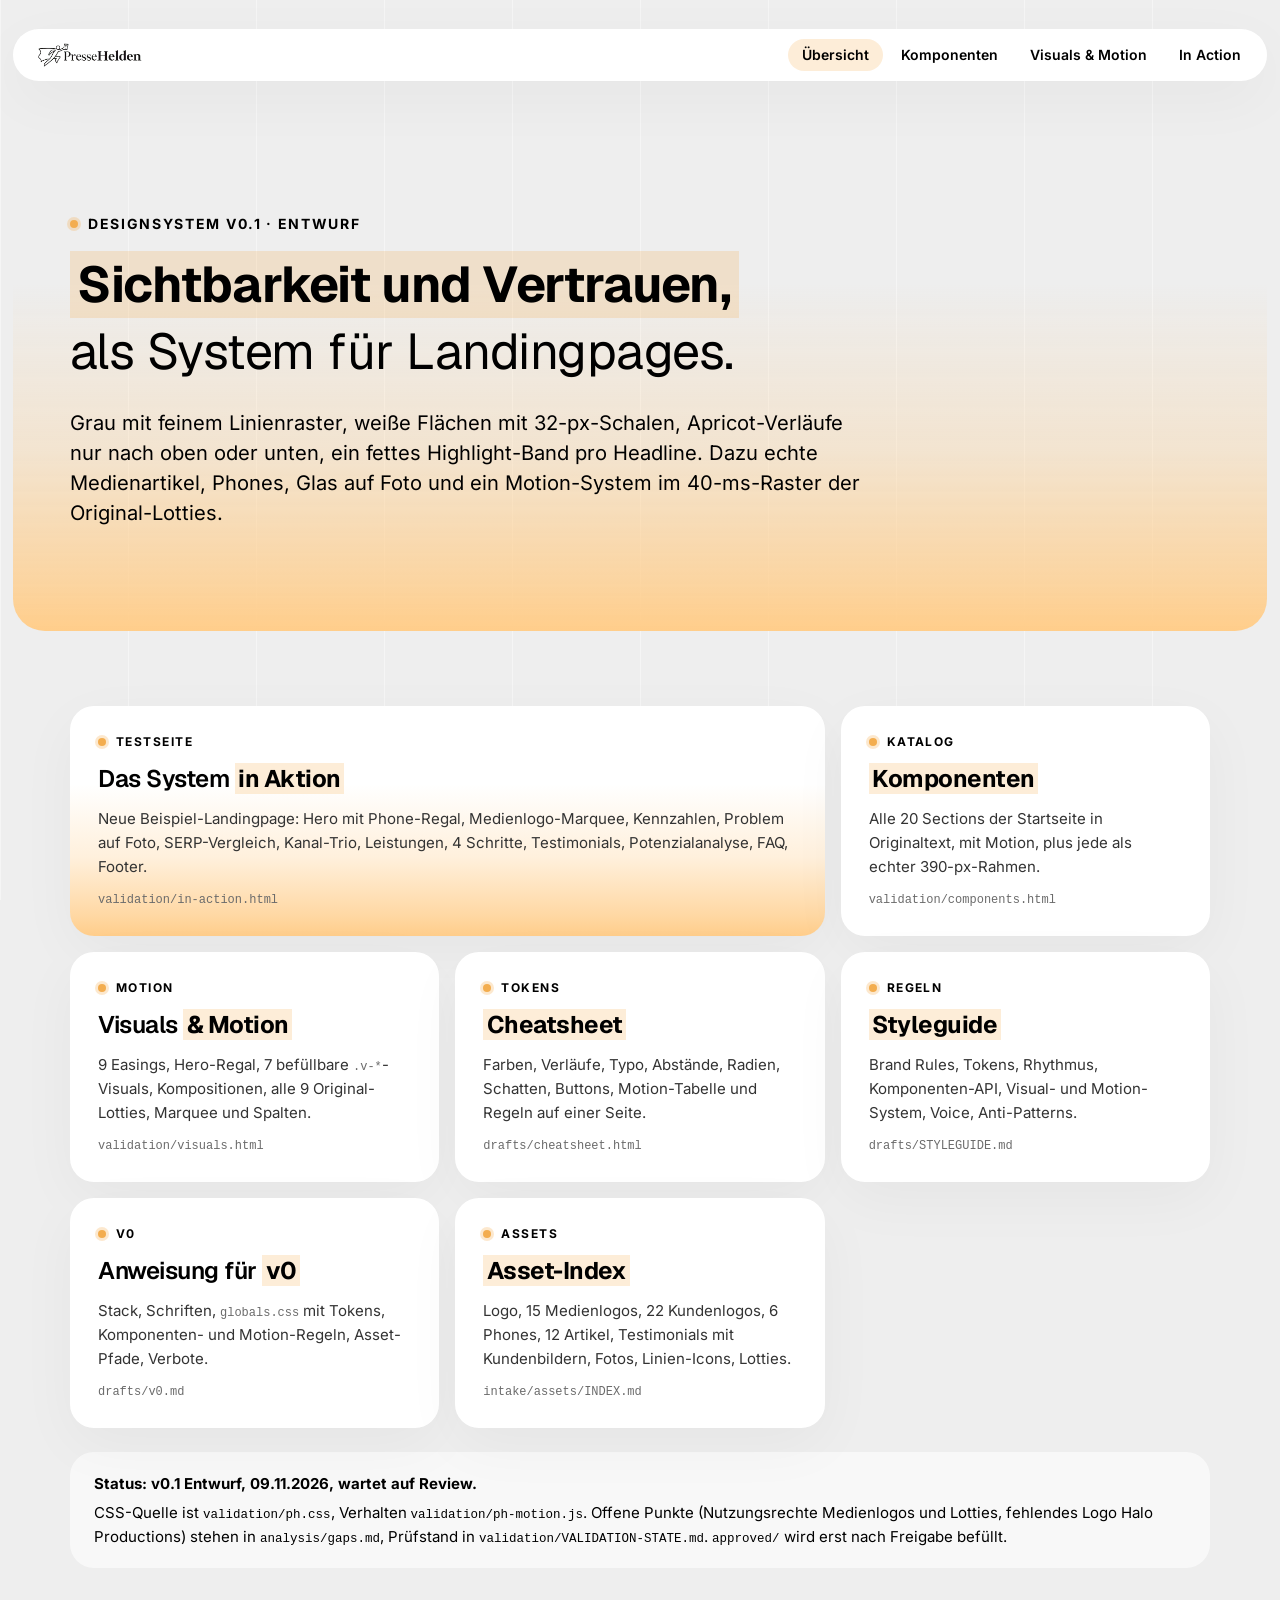
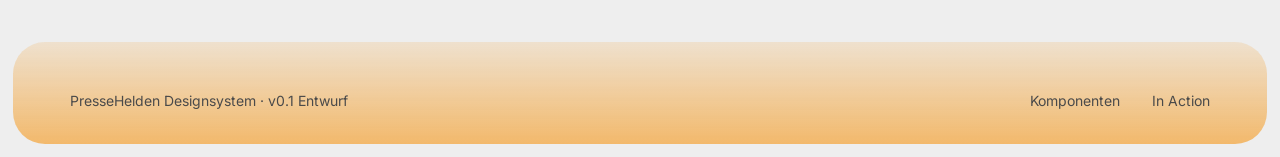
<file: index.html>
<!doctype html>
<html lang="de">
<head>
  <meta charset="UTF-8" />
  <meta name="viewport" content="width=device-width, initial-scale=1.0" />
  <title>PresseHelden · Designsystem v0.1 · Übersicht</title>
  <link rel="preload" href="assets/fonts/geist-700.woff2" as="font" type="font/woff2" crossorigin />
  <link rel="stylesheet" href="ph.css" />
  <link rel="stylesheet" href="doc.css" />
  <style>
    .ix-grid { display: grid; grid-template-columns: repeat(12, minmax(0, 1fr)); gap: var(--s-4); }
    .ix-card { position: relative; grid-column: span 4; display: grid; gap: 14px; align-content: start; padding: 28px; min-height: 230px; border-radius: var(--r-card); background: var(--paper); box-shadow: var(--sh-soft); transition: transform var(--d-fast) var(--e-enter); }
    .ix-card:hover { transform: translateY(-3px); }
    .ix-card--wide { grid-column: span 8; }
    .ix-card h2 { font: 600 24px/1.2 var(--font-display); letter-spacing: -.02em; }
    .ix-card h2 a { color: var(--text); text-decoration: none; }
    .ix-card h2 a::after { content: ""; position: absolute; inset: 0; border-radius: inherit; }
    .ix-card h2 mark { background: var(--band); color: inherit; font-weight: 700; padding: 0 .14em; }
    .ix-card p { font-size: 15px; line-height: 1.6; color: var(--text-2); }
    .ix-card code { font: 12px ui-monospace, Menlo, monospace; color: var(--muted); }
    .ix-card .ph-eyebrow { font-size: 12px; }
    .ix-card--wide { background: var(--wash-up), var(--paper); }
    .ix-note { margin-top: var(--s-6); padding: 20px 24px; border-radius: var(--r-card); background: rgba(255,255,255,.6); display: grid; gap: 6px; font-size: 15px; }
    .ix-note b { font-weight: 700; }
    .ix-note code { font: 12.5px ui-monospace, Menlo, monospace; }
    @media (max-width: 980px) { .ix-card, .ix-card--wide { grid-column: span 6; } }
    @media (max-width: 640px) { .ix-card, .ix-card--wide { grid-column: 1 / -1; } }
  </style>
</head>
<body class="ph-page">

  <header class="doc-top">
    <div class="doc-top__bar">
      <img src="assets/logo/pressehelden-logo-quer.webp" alt="PresseHelden" />
      <nav aria-label="Dokumentation">
        <a href="index.html" aria-current="page">Übersicht</a>
        <a href="components.html">Komponenten</a>
        <a href="visuals.html">Visuals &amp; Motion</a>
        <a href="in-action.html">In Action</a>
      </nav>
    </div>
  </header>

  <main>
    <section class="ph-shell ph-shell--wash-up" style="margin-top:var(--s-6)">
      <div class="ph-container">
        <p class="ph-eyebrow">Designsystem v0.1 · Entwurf</p>
        <h1 class="ph-display" style="max-width:15em"><mark>Sichtbarkeit und Vertrauen,</mark> <span class="ph-display__rest">als System für Landingpages.</span></h1>
        <p class="ph-lead" style="margin-top:var(--s-6)">Grau mit feinem Linienraster, weiße Flächen mit 32-px-Schalen, Apricot-Verläufe nur nach oben oder unten, ein fettes Highlight-Band pro Headline. Dazu echte Medienartikel, Phones, Glas auf Foto und ein Motion-System im 40-ms-Raster der Original-Lotties.</p>
      </div>
    </section>

    <section class="ph-shell ph-shell--tight">
      <div class="ph-container">
        <div class="ix-grid">
          <article class="ix-card ix-card--wide">
            <span class="ph-eyebrow">Testseite</span>
            <h2><a href="in-action.html">Das System <mark>in Aktion</mark></a></h2>
            <p>Neue Beispiel-Landingpage: Hero mit Phone-Regal, Medienlogo-Marquee, Kennzahlen, Problem auf Foto, SERP-Vergleich, Kanal-Trio, Leistungen, 4 Schritte, Testimonials, Potenzialanalyse, FAQ, Footer.</p>
            <code>validation/in-action.html</code>
          </article>
          <article class="ix-card">
            <span class="ph-eyebrow">Katalog</span>
            <h2><a href="components.html"><mark>Komponenten</mark></a></h2>
            <p>Alle 20 Sections der Startseite in Originaltext, mit Motion, plus jede als echter 390-px-Rahmen.</p>
            <code>validation/components.html</code>
          </article>
          <article class="ix-card">
            <span class="ph-eyebrow">Motion</span>
            <h2><a href="visuals.html">Visuals <mark>&amp; Motion</mark></a></h2>
            <p>9 Easings, Hero-Regal, 7 befüllbare <code>.v-*</code>-Visuals, Kompositionen, alle 9 Original-Lotties, Marquee und Spalten.</p>
            <code>validation/visuals.html</code>
          </article>
          <article class="ix-card">
            <span class="ph-eyebrow">Tokens</span>
            <h2><a href="docs/cheatsheet.html"><mark>Cheatsheet</mark></a></h2>
            <p>Farben, Verläufe, Typo, Abstände, Radien, Schatten, Buttons, Motion-Tabelle und Regeln auf einer Seite.</p>
            <code>drafts/cheatsheet.html</code>
          </article>
          <article class="ix-card">
            <span class="ph-eyebrow">Regeln</span>
            <h2><a href="docs/STYLEGUIDE.md"><mark>Styleguide</mark></a></h2>
            <p>Brand Rules, Tokens, Rhythmus, Komponenten-API, Visual- und Motion-System, Voice, Anti-Patterns.</p>
            <code>drafts/STYLEGUIDE.md</code>
          </article>
          <article class="ix-card">
            <span class="ph-eyebrow">v0</span>
            <h2><a href="docs/v0.md">Anweisung für <mark>v0</mark></a></h2>
            <p>Stack, Schriften, <code>globals.css</code> mit Tokens, Komponenten- und Motion-Regeln, Asset-Pfade, Verbote.</p>
            <code>drafts/v0.md</code>
          </article>
          <article class="ix-card">
            <span class="ph-eyebrow">Assets</span>
            <h2><a href="original/INDEX.md"><mark>Asset-Index</mark></a></h2>
            <p>Logo, 15 Medienlogos, 22 Kundenlogos, 6 Phones, 12 Artikel, Testimonials mit Kundenbildern, Fotos, Linien-Icons, Lotties.</p>
            <code>intake/assets/INDEX.md</code>
          </article>
        </div>

        <div class="ix-note">
          <b>Status: v0.1 Entwurf, 09.11.2026, wartet auf Review.</b>
          <p>CSS-Quelle ist <code>validation/ph.css</code>, Verhalten <code>validation/ph-motion.js</code>. Offene Punkte (Nutzungsrechte Medienlogos und Lotties, fehlendes Logo Halo Productions) stehen in <code>analysis/gaps.md</code>, Prüfstand in <code>validation/VALIDATION-STATE.md</code>. <code>approved/</code> wird erst nach Freigabe befüllt.</p>
        </div>
      </div>
    </section>
  </main>

  <footer class="ph-shell ph-footer ph-shell--tight">
    <div class="ph-container ph-footer__legal" style="margin-top:0"><span>PresseHelden Designsystem · v0.1 Entwurf</span><nav><a href="components.html">Komponenten</a><a href="in-action.html">In Action</a></nav></div>
  </footer>
</body>
</html>
</file>
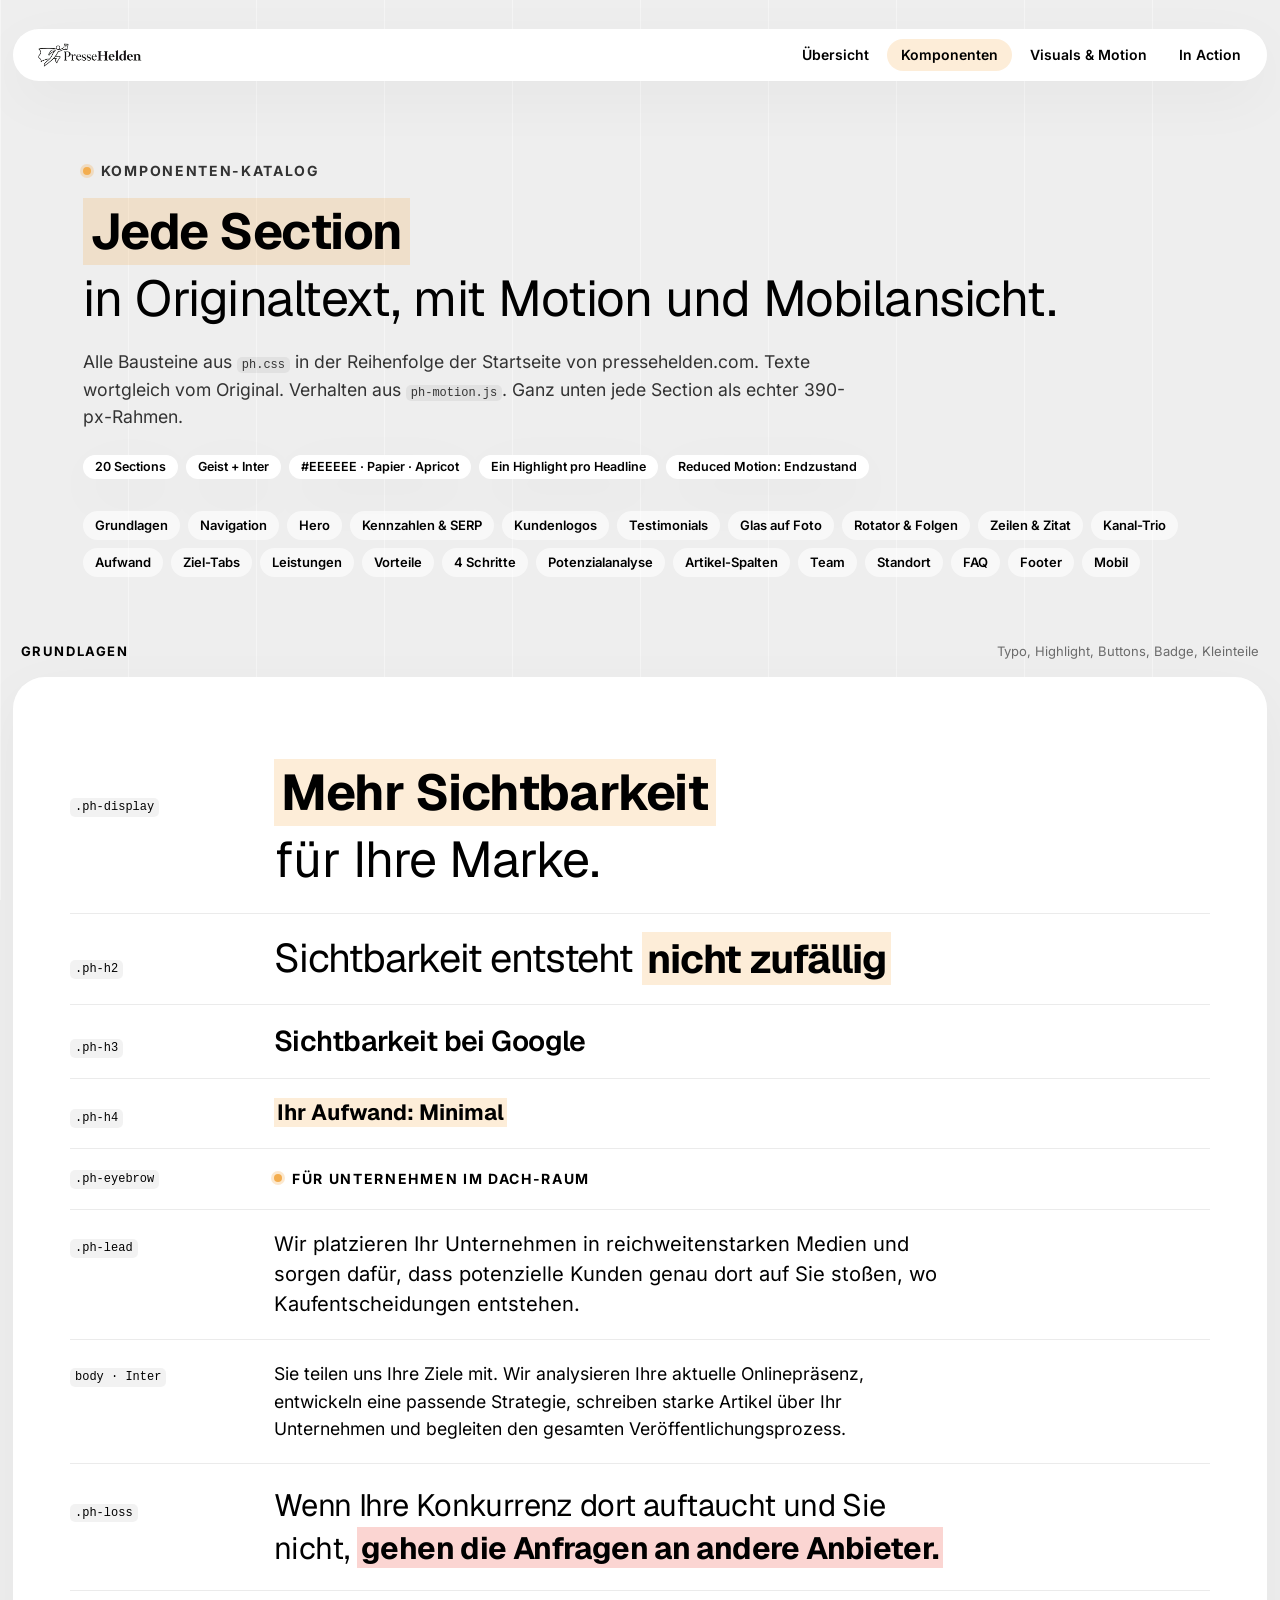
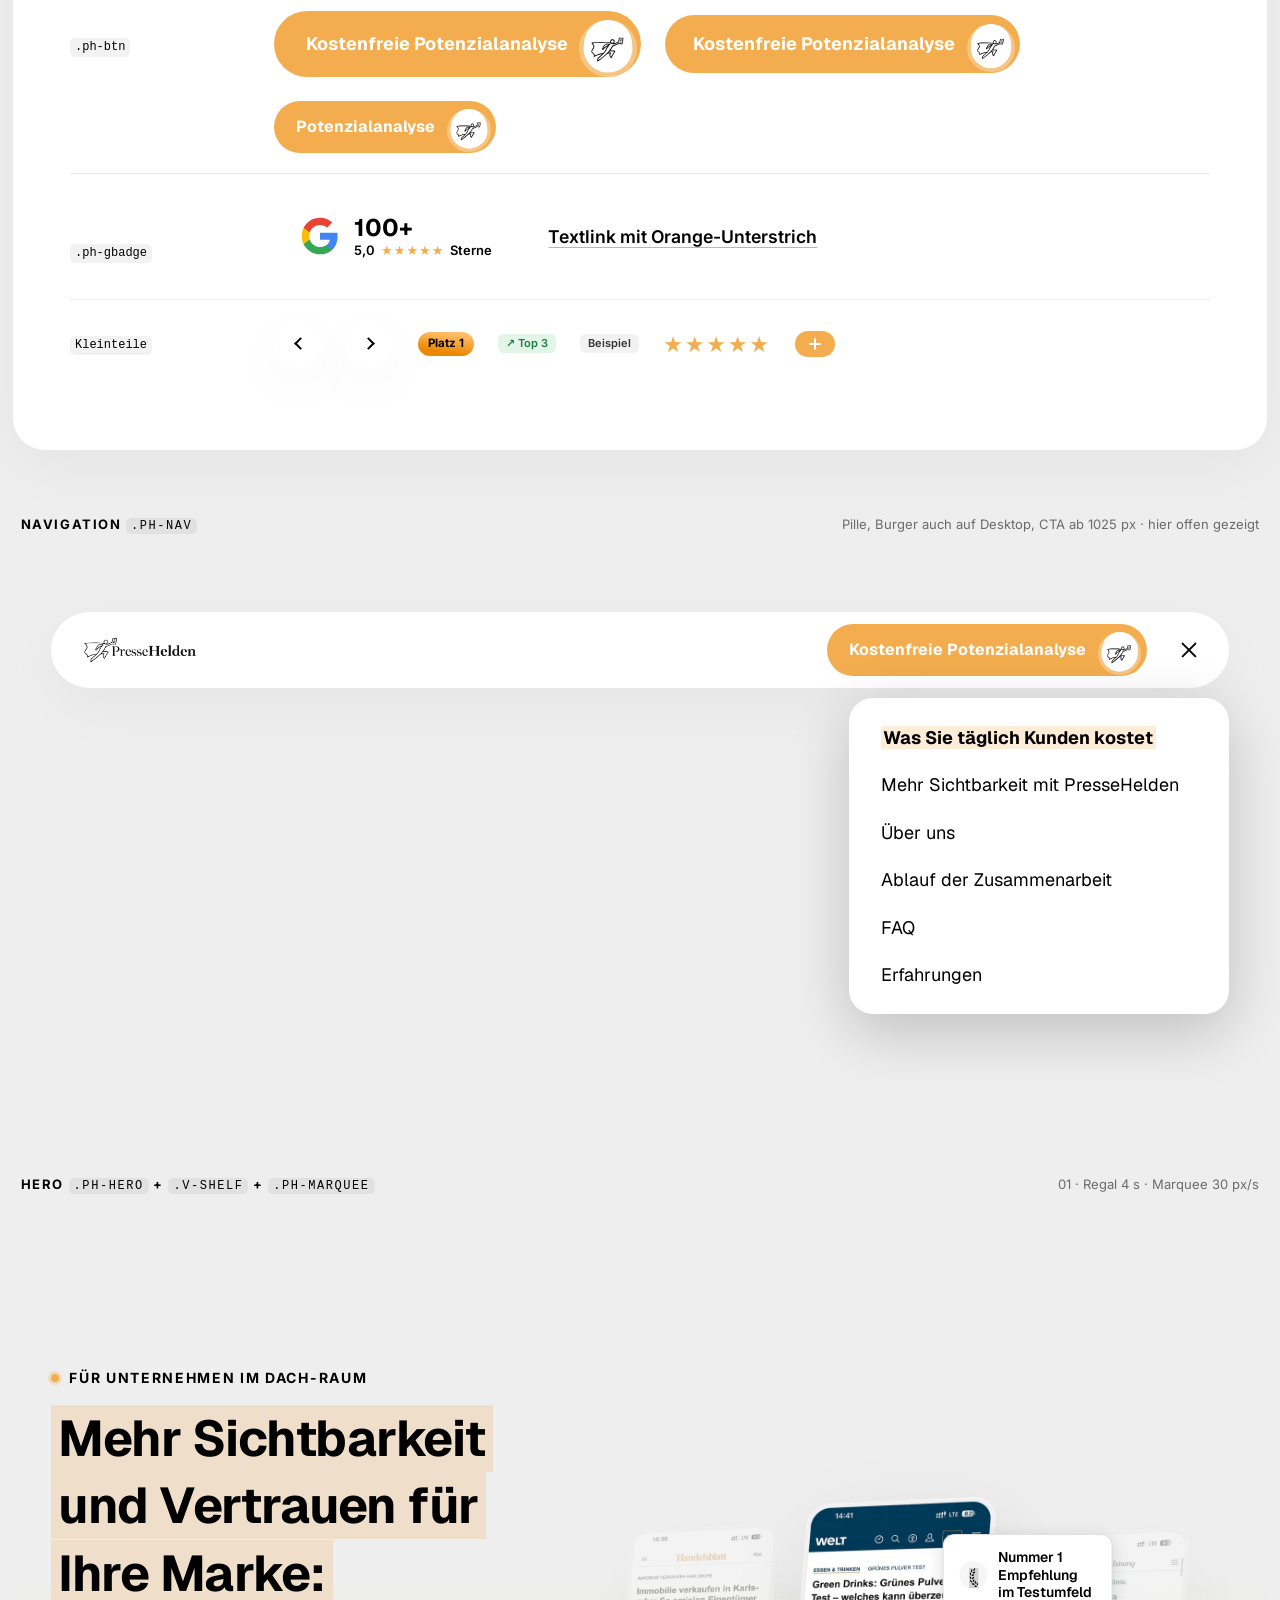
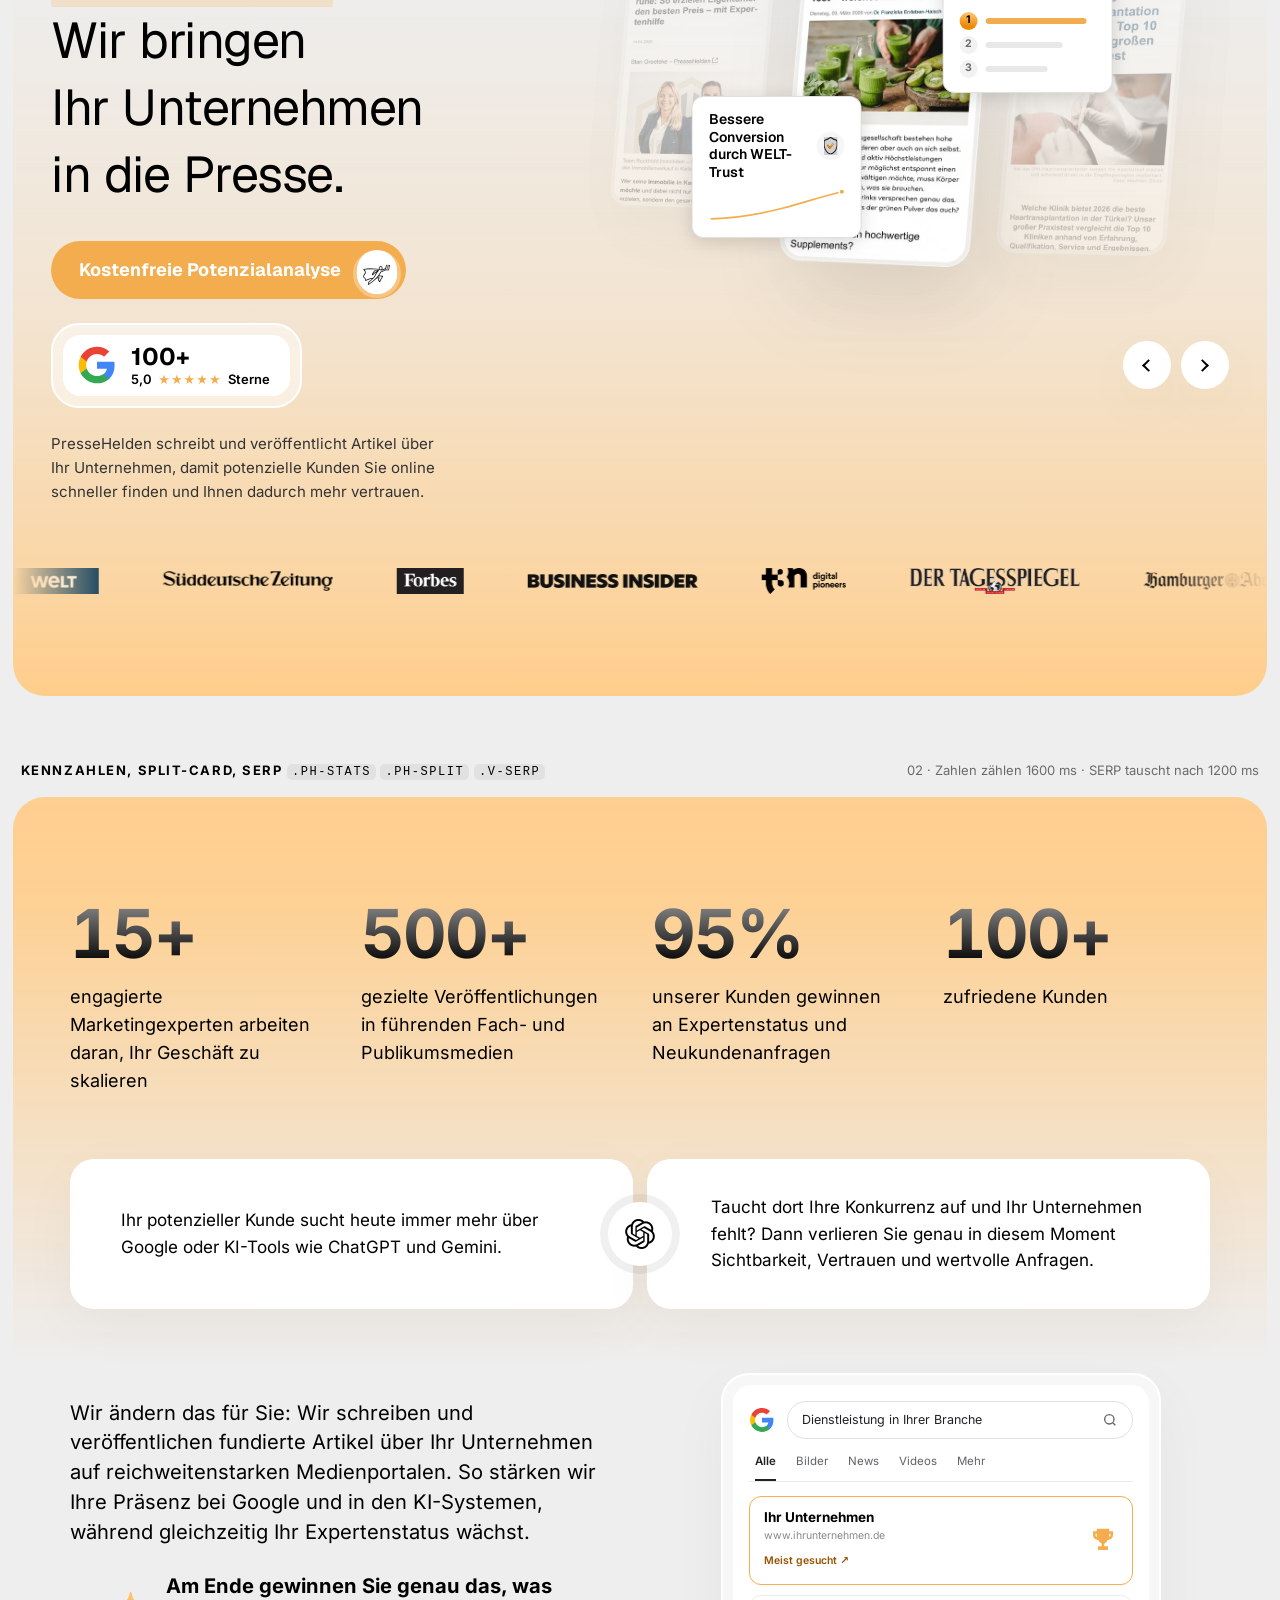
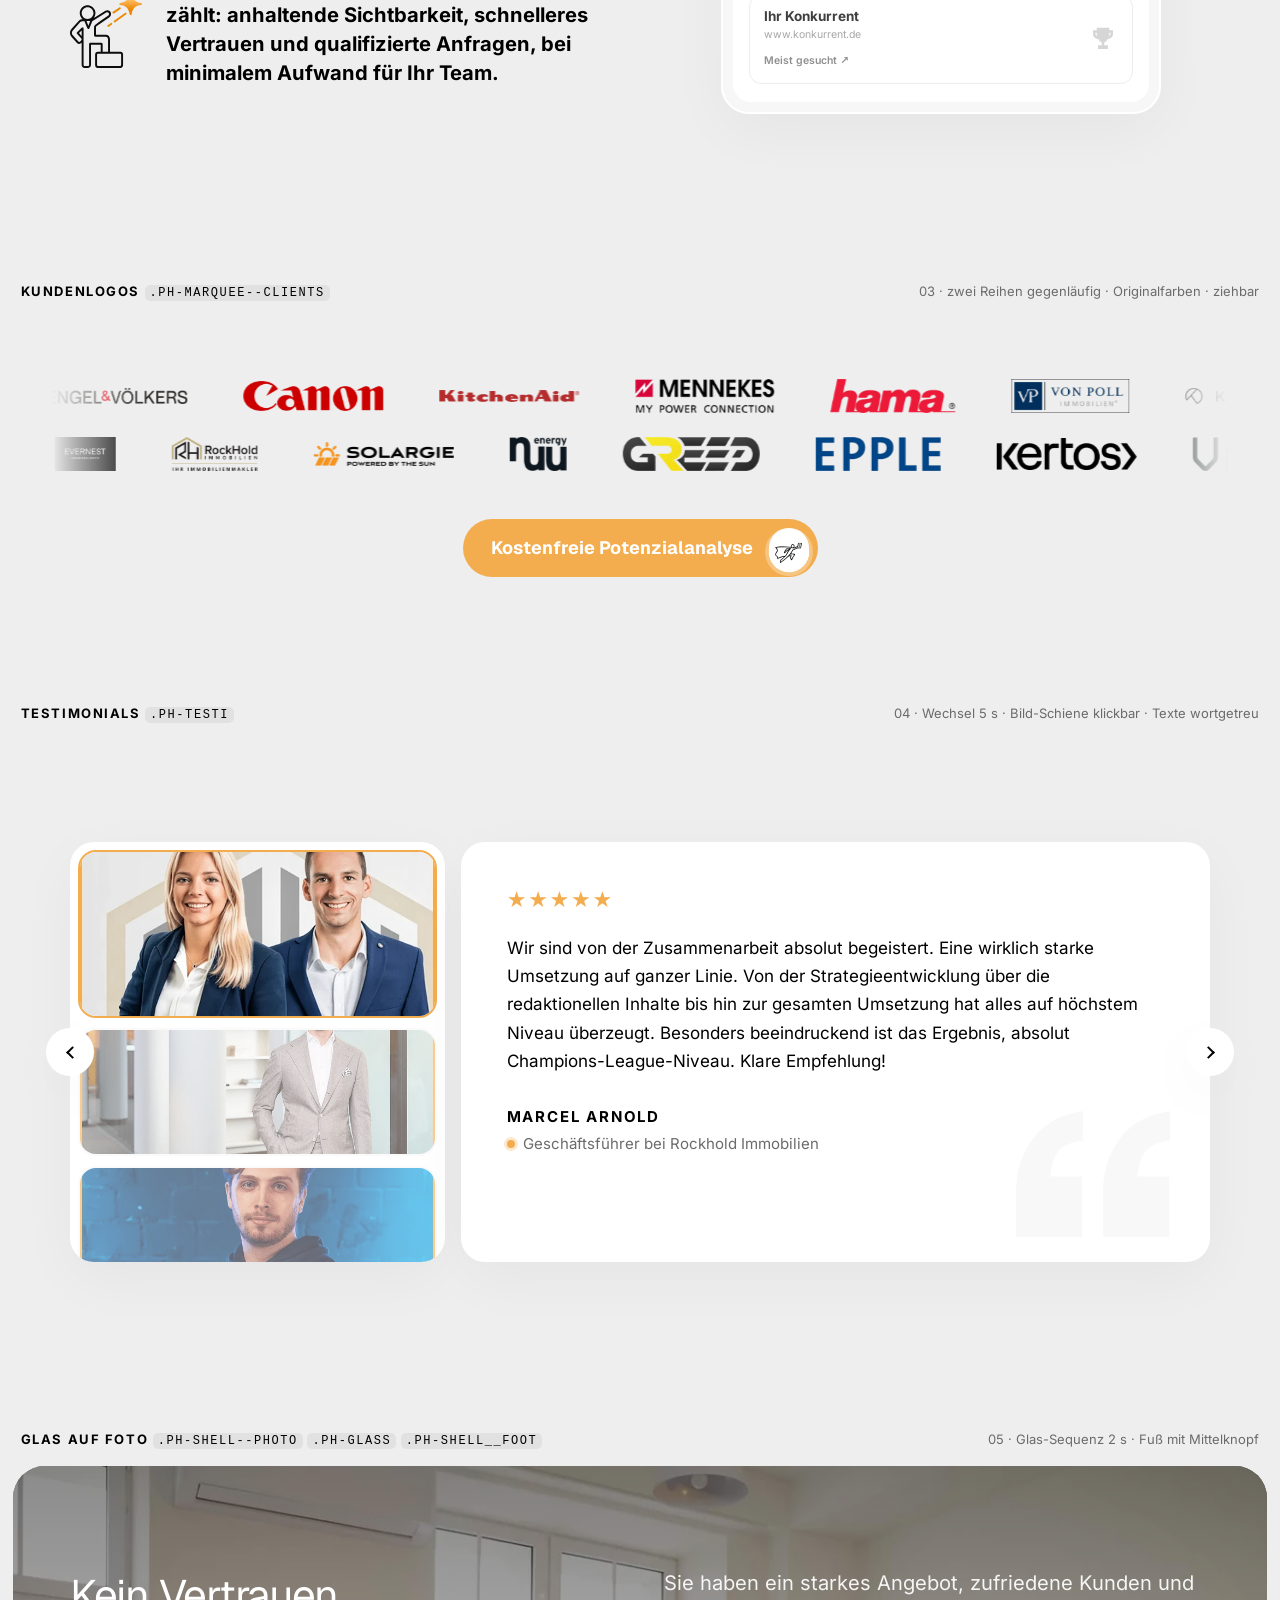
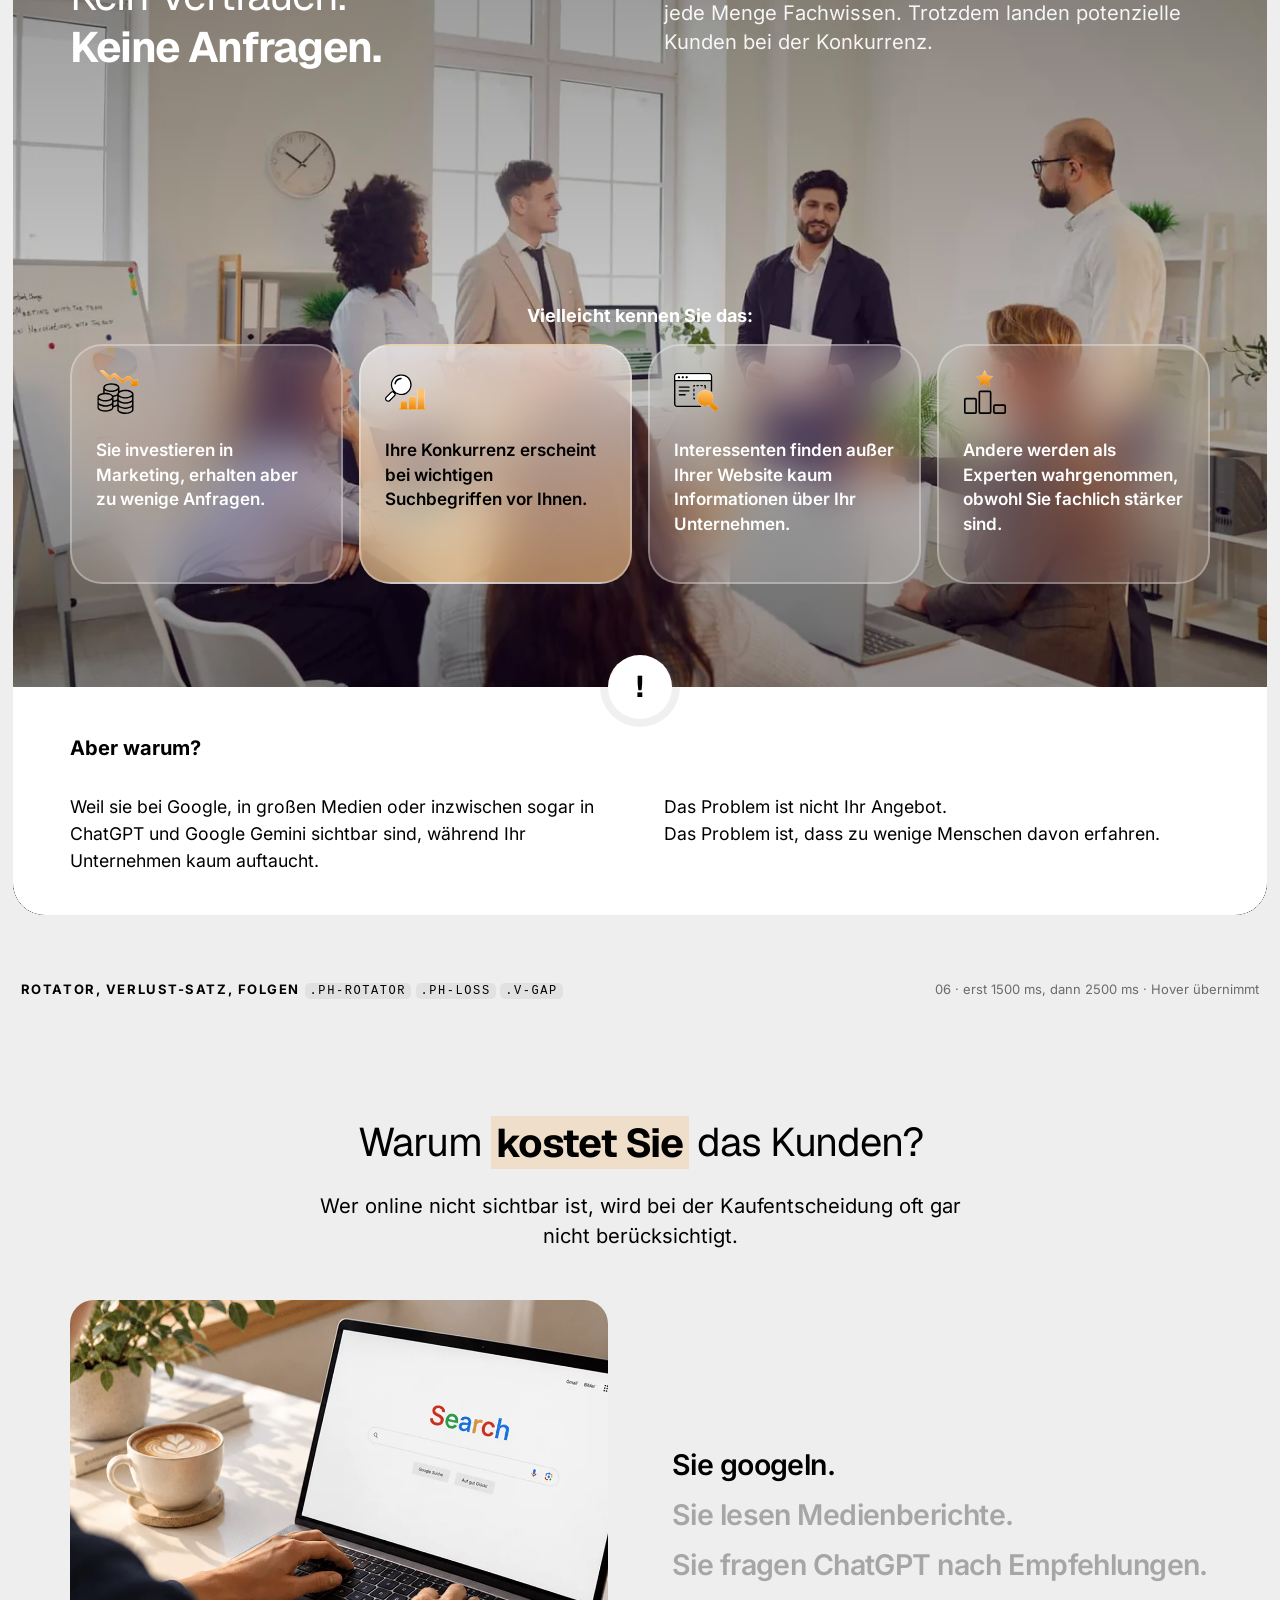
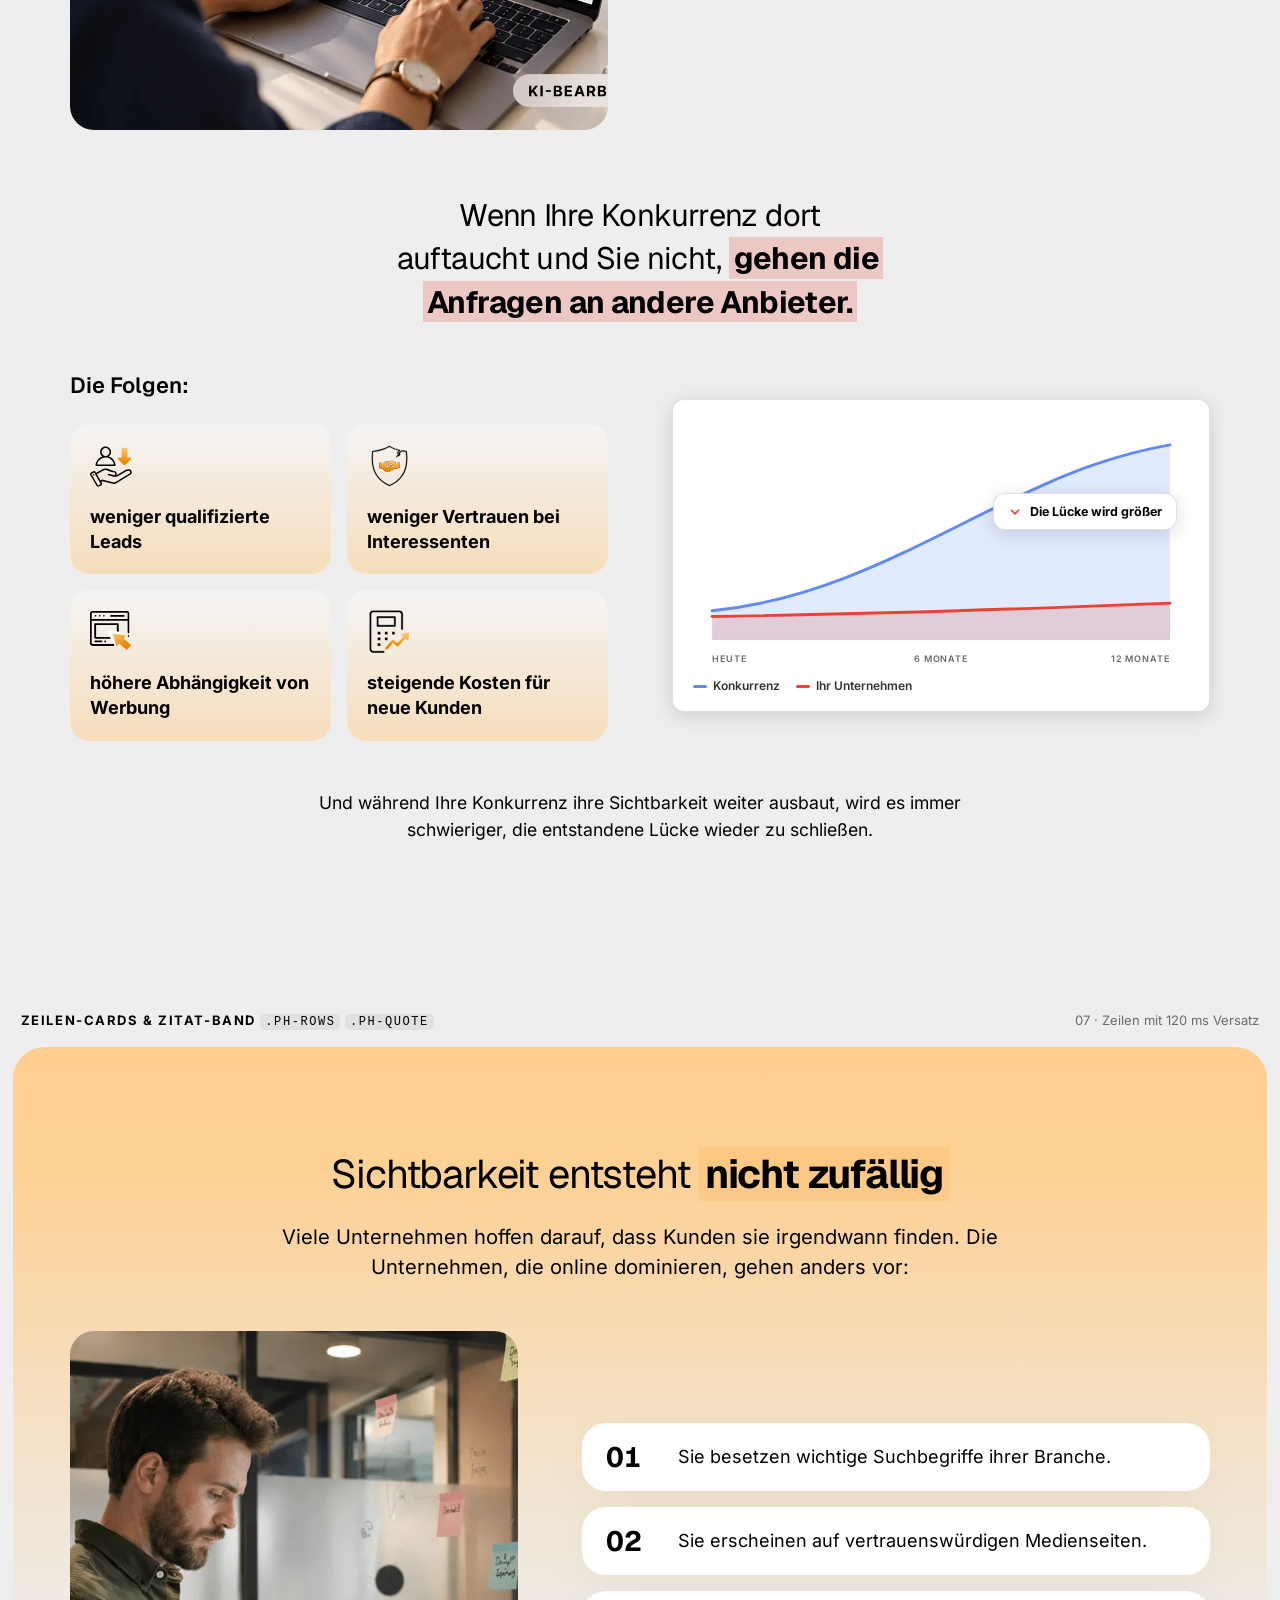
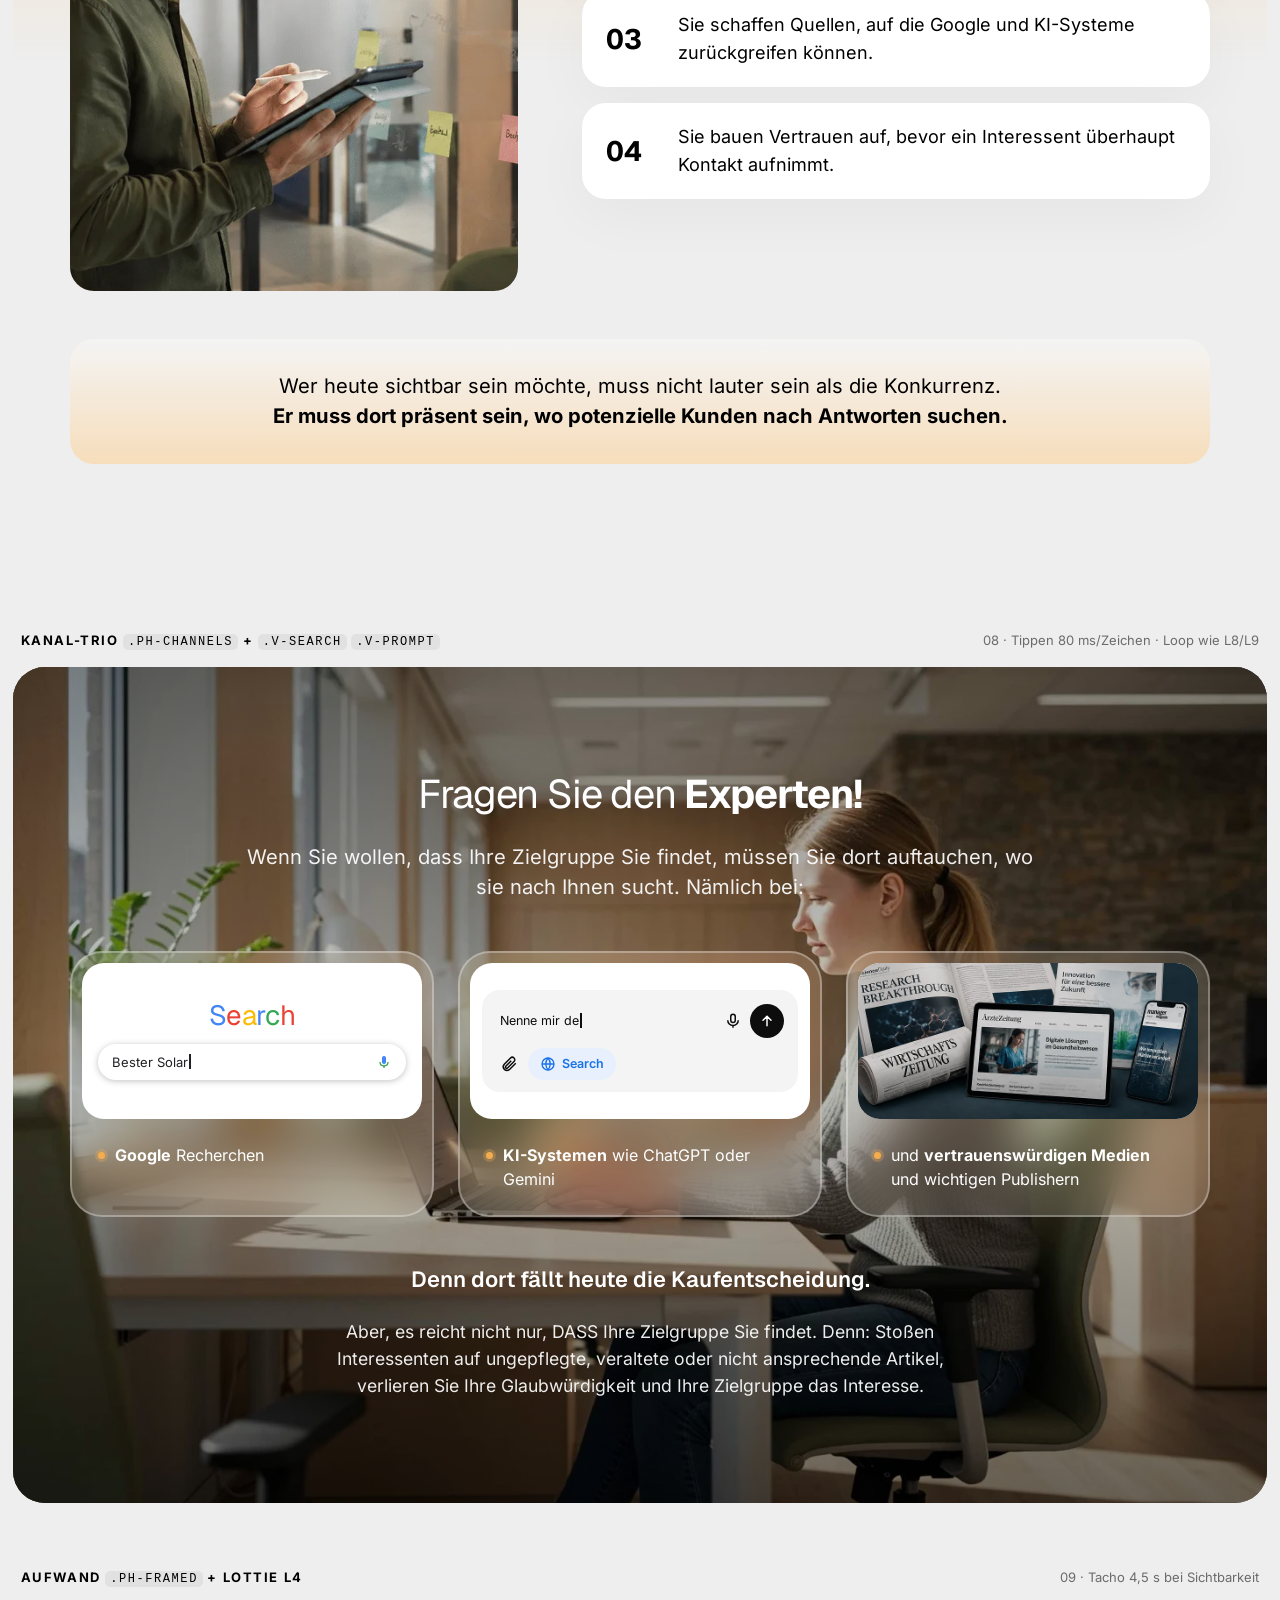
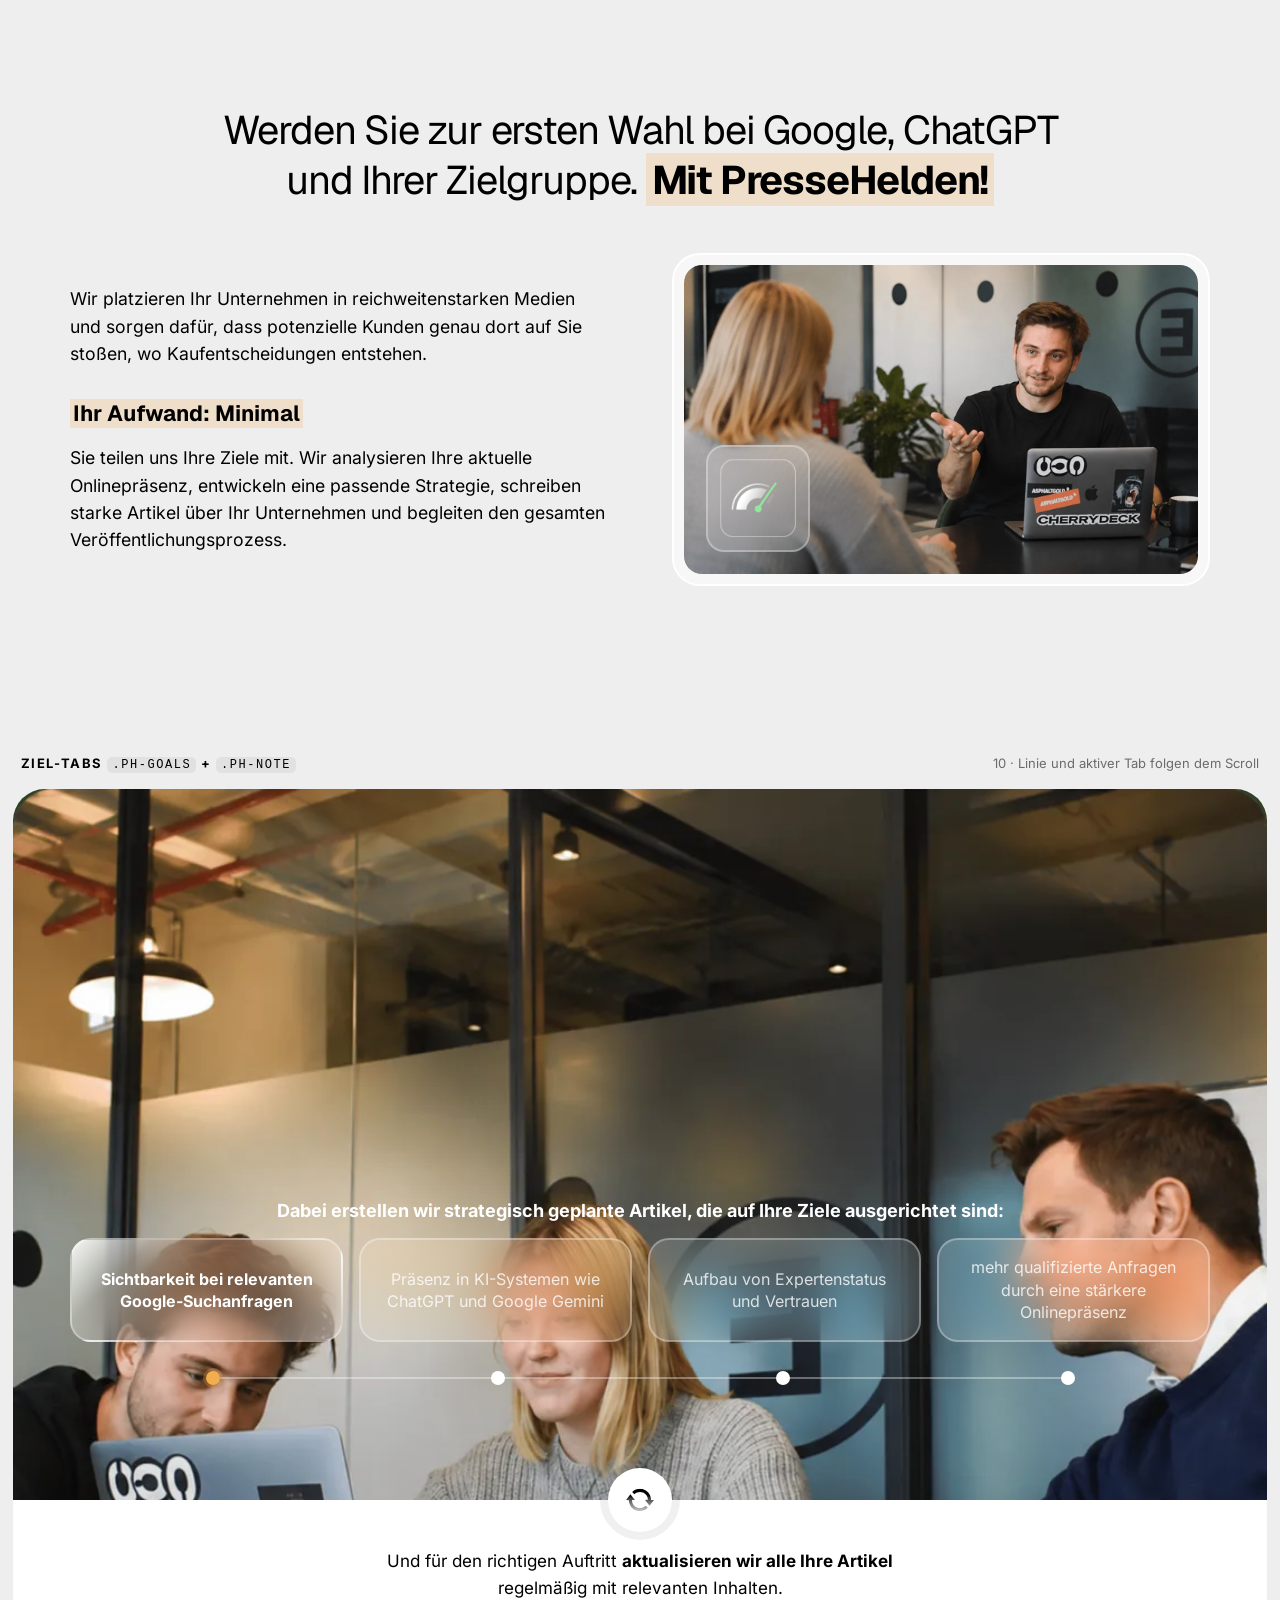
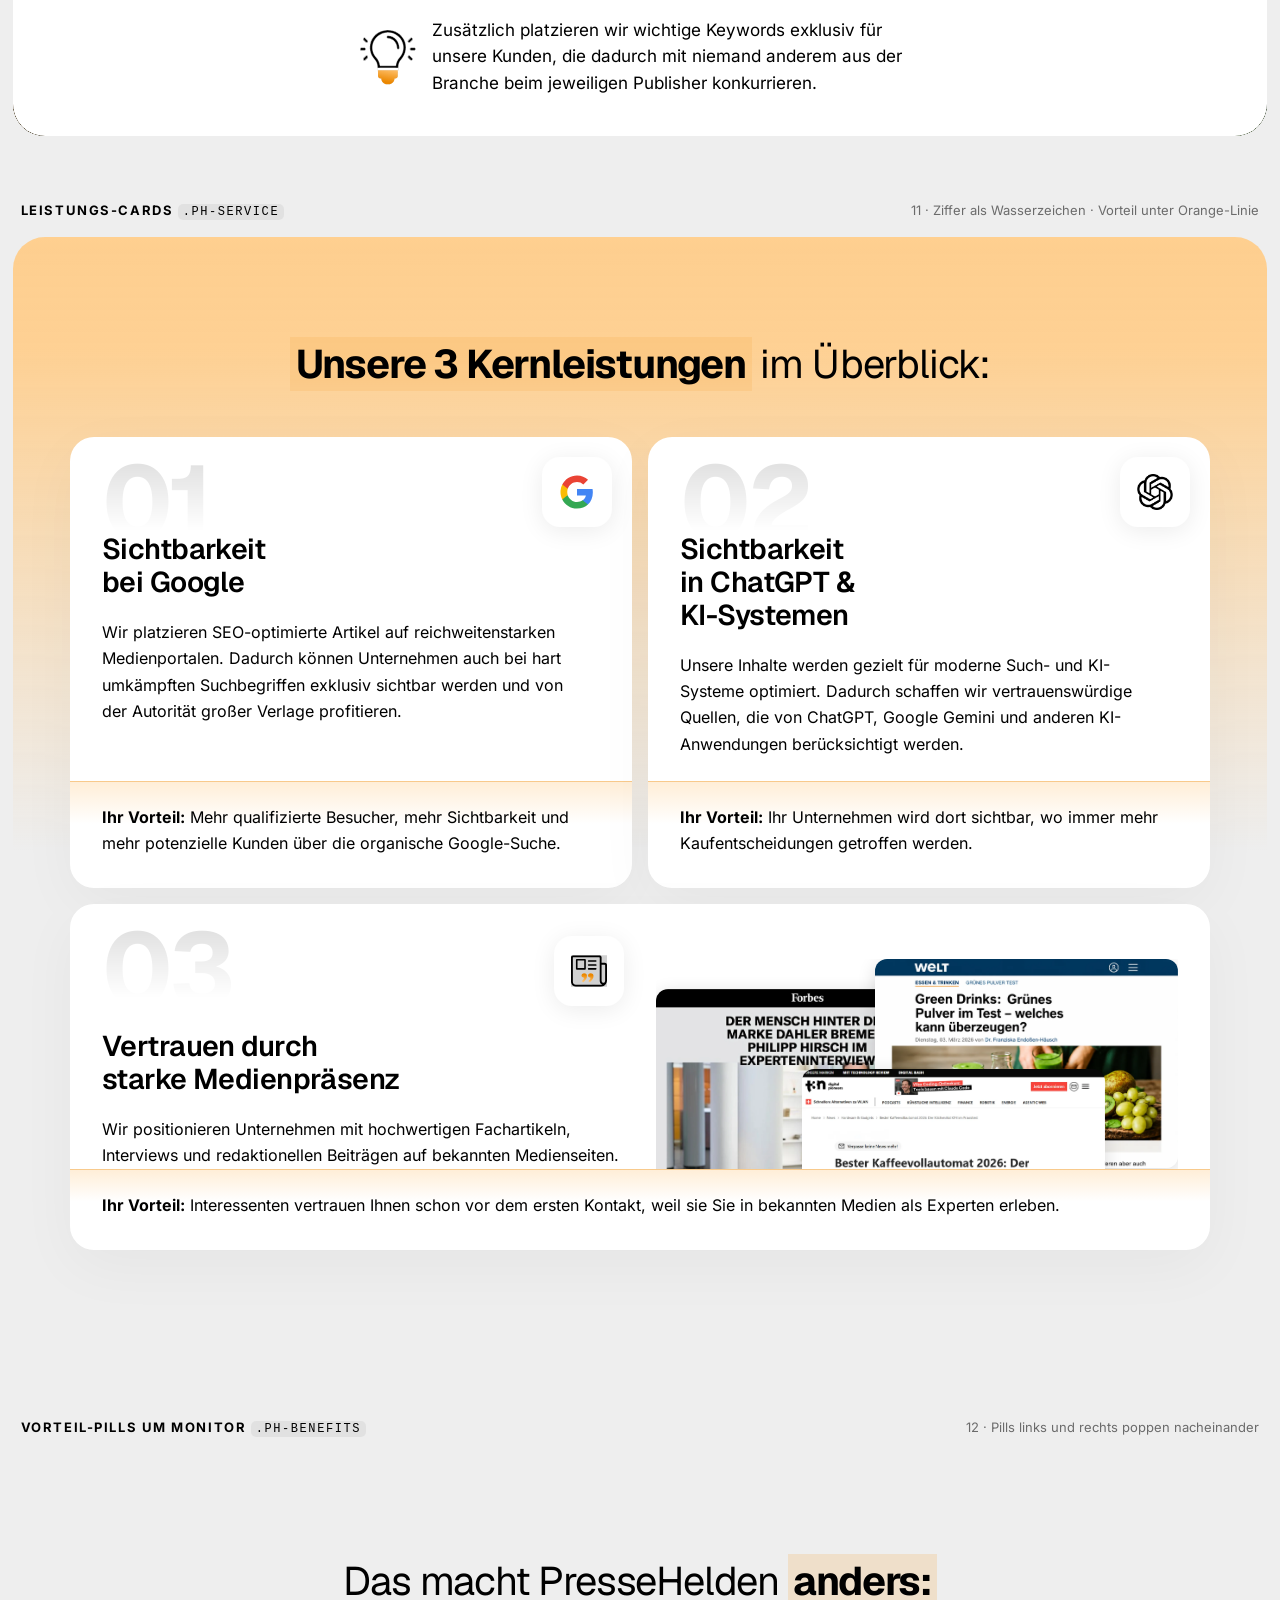
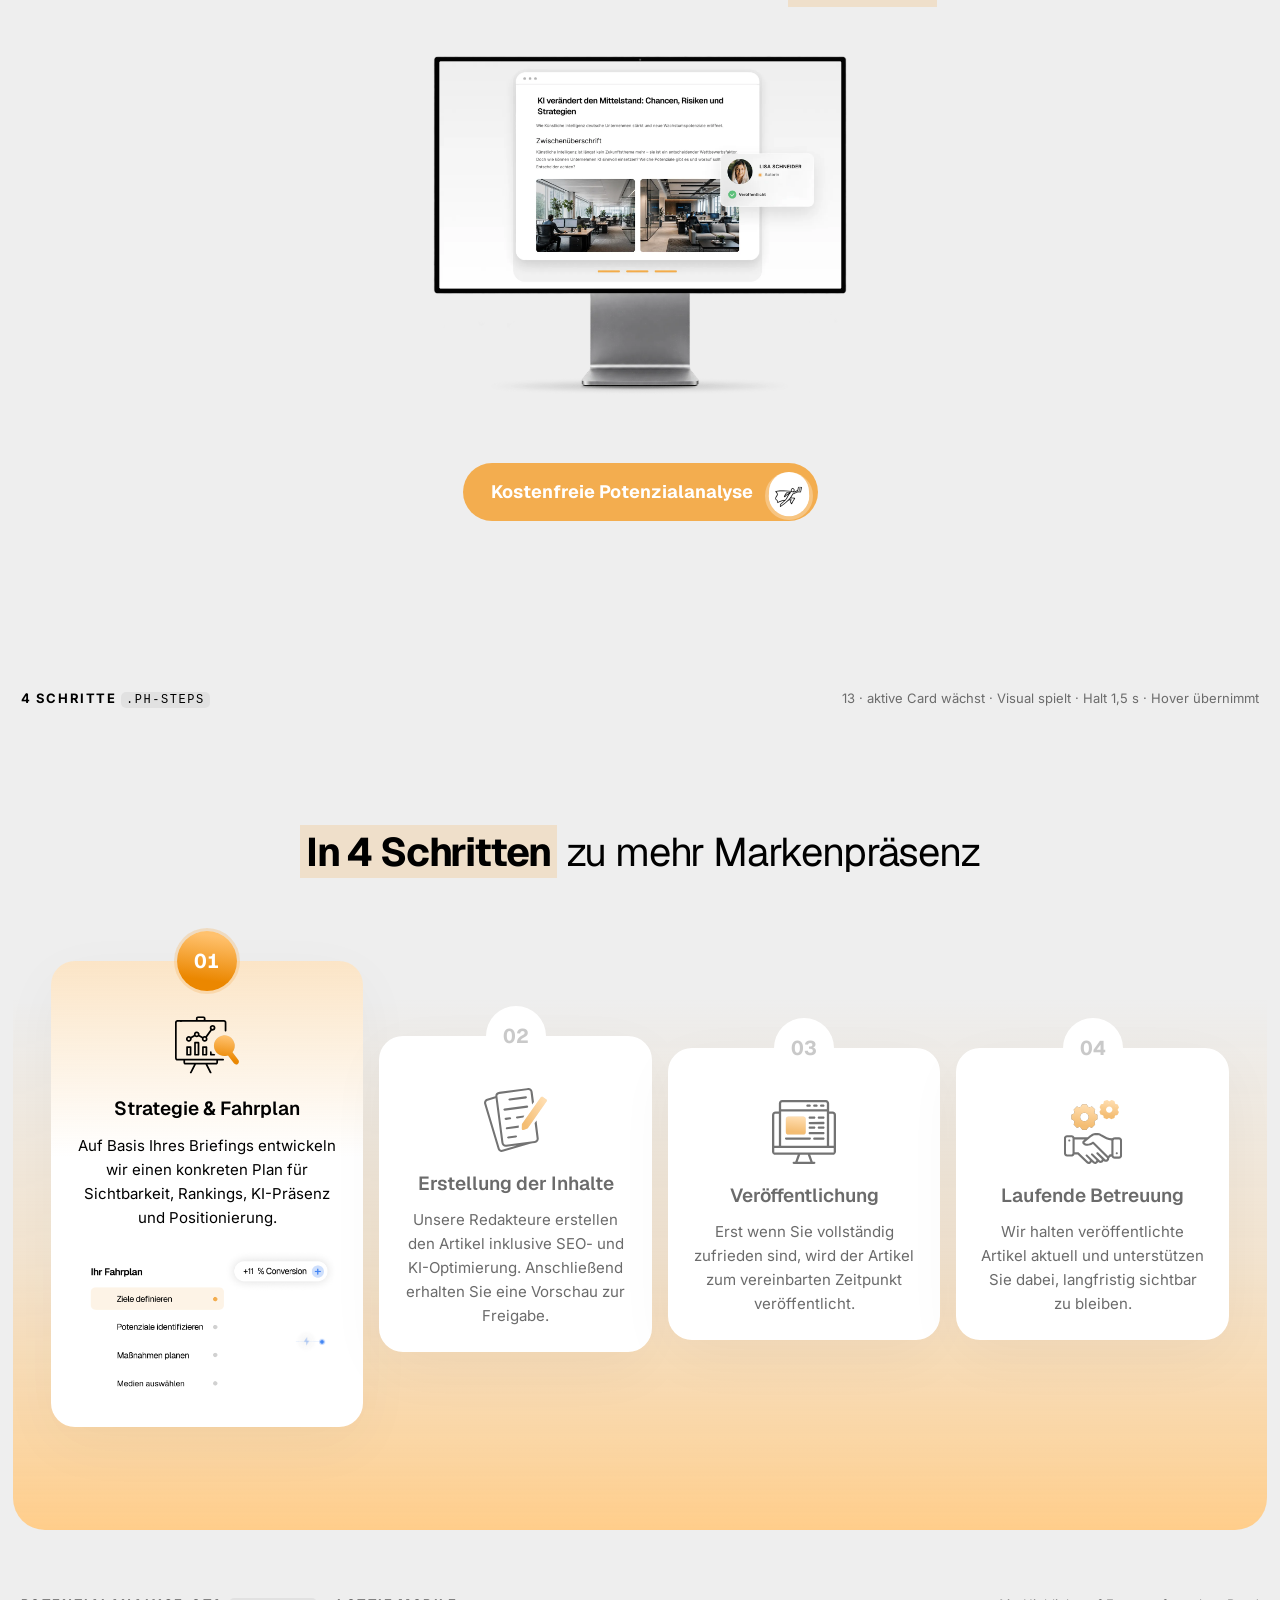
<file: components.html>
<!doctype html>
<html lang="de">
<head>
  <meta charset="UTF-8" />
  <meta name="viewport" content="width=device-width, initial-scale=1.0" />
  <title>PresseHelden · Komponenten</title>
  <script>
    (function () {
      var s = new URLSearchParams(location.search).get("solo");
      if (s) { document.documentElement.classList.add("doc-solo"); document.documentElement.setAttribute("data-solo", s); }
    })();
  </script>
  <link rel="preload" href="assets/fonts/geist-700.woff2" as="font" type="font/woff2" crossorigin />
  <link rel="preload" href="assets/fonts/inter-400.woff2" as="font" type="font/woff2" crossorigin />
  <link rel="stylesheet" href="ph.css" />
  <link rel="stylesheet" href="doc.css" />
</head>
<body class="ph-page">

  <header class="doc-top">
    <div class="doc-top__bar">
      <img src="assets/logo/pressehelden-logo-quer.webp" alt="PresseHelden" />
      <nav aria-label="Dokumentation">
        <a href="index.html">Übersicht</a>
        <a href="components.html" aria-current="page">Komponenten</a>
        <a href="visuals.html">Visuals &amp; Motion</a>
        <a href="in-action.html">In Action</a>
      </nav>
    </div>
  </header>

  <main>
    <div class="doc-hero" style="padding-inline: var(--shell-inset)">
      <p class="ph-eyebrow">Komponenten-Katalog</p>
      <h1 class="ph-display" style="margin-top:16px"><mark>Jede Section</mark> <span class="ph-display__rest">in Originaltext, mit Motion und Mobilansicht.</span></h1>
      <p>Alle Bausteine aus <code>ph.css</code> in der Reihenfolge der Startseite von pressehelden.com. Texte wortgleich vom Original. Verhalten aus <code>ph-motion.js</code>. Ganz unten jede Section als echter 390-px-Rahmen.</p>
      <div class="doc-meta"><span>20 Sections</span><span>Geist + Inter</span><span>#EEEEEE · Papier · Apricot</span><span>Ein Highlight pro Headline</span><span>Reduced Motion: Endzustand</span></div>
    </div>

    <nav class="doc-toc" aria-label="Inhalt" style="padding-inline: var(--shell-inset)">
      <a href="#c-basics">Grundlagen</a><a href="#c-nav">Navigation</a><a href="#c-hero">Hero</a><a href="#c-proof">Kennzahlen &amp; SERP</a><a href="#c-clients">Kundenlogos</a><a href="#c-testi">Testimonials</a><a href="#c-problem">Glas auf Foto</a><a href="#c-cost">Rotator &amp; Folgen</a><a href="#c-rows">Zeilen &amp; Zitat</a><a href="#c-channels">Kanal-Trio</a><a href="#c-effort">Aufwand</a><a href="#c-goals">Ziel-Tabs</a><a href="#c-services">Leistungen</a><a href="#c-benefits">Vorteile</a><a href="#c-steps">4 Schritte</a><a href="#c-audit">Potenzialanalyse</a><a href="#c-columns">Artikel-Spalten</a><a href="#c-team">Team</a><a href="#c-map">Standort</a><a href="#c-faq">FAQ</a><a href="#c-footer">Footer</a><a href="#c-mobile">Mobil</a>
    </nav>

    <!-- ===================== 0 · BASICS ===================== -->
    <div class="doc-label" id="c-basics"><h2>Grundlagen</h2><p>Typo, Highlight, Buttons, Badge, Kleinteile</p></div>
    <section class="ph-shell ph-shell--paper ph-shell--tight" data-doc="basics">
      <div class="ph-container">
        <div class="doc-spec"><code>.ph-display</code><p class="ph-display"><mark>Mehr Sichtbarkeit</mark> <span class="ph-display__rest">für Ihre Marke.</span></p></div>
        <div class="doc-spec"><code>.ph-h2</code><p class="ph-h2">Sichtbarkeit entsteht <mark>nicht zufällig</mark></p></div>
        <div class="doc-spec"><code>.ph-h3</code><p class="ph-h3">Sichtbarkeit bei Google</p></div>
        <div class="doc-spec"><code>.ph-h4</code><p class="ph-h4"><mark>Ihr Aufwand: Minimal</mark></p></div>
        <div class="doc-spec"><code>.ph-eyebrow</code><p class="ph-eyebrow">Für Unternehmen im DACH-Raum</p></div>
        <div class="doc-spec"><code>.ph-lead</code><p class="ph-lead">Wir platzieren Ihr Unternehmen in reichweitenstarken Medien und sorgen dafür, dass potenzielle Kunden genau dort auf Sie stoßen, wo Kaufentscheidungen entstehen.</p></div>
        <div class="doc-spec"><code>body · Inter</code><p class="ph-body">Sie teilen uns Ihre Ziele mit. Wir analysieren Ihre aktuelle Onlinepräsenz, entwickeln eine passende Strategie, schreiben starke Artikel über Ihr Unternehmen und begleiten den gesamten Veröffentlichungsprozess.</p></div>
        <div class="doc-spec"><code>.ph-loss</code><p class="ph-loss" style="margin:0; text-align:left; max-width:none">Wenn Ihre Konkurrenz dort auftaucht und Sie nicht, <mark>gehen die Anfragen an andere Anbieter.</mark></p></div>
        <div class="doc-spec"><code>.ph-btn</code>
          <div class="doc-row">
            <a class="ph-btn ph-btn--lg" href="#c-audit">Kostenfreie Potenzialanalyse<span class="ph-btn__mark"><img src="assets/logo/pressehelden-signet-button.svg" alt="" /></span></a>
            <a class="ph-btn" href="#c-audit">Kostenfreie Potenzialanalyse<span class="ph-btn__mark"><img src="assets/logo/pressehelden-signet-button.svg" alt="" /></span></a>
            <a class="ph-btn ph-btn--sm" href="#c-audit">Potenzialanalyse<span class="ph-btn__mark"><img src="assets/logo/pressehelden-signet-button.svg" alt="" /></span></a>
          </div>
        </div>
        <div class="doc-spec"><code>.ph-gbadge</code>
          <div class="doc-row">
            <a class="ph-gbadge" href="https://maps.app.goo.gl/6b8c7ZdtuLL553sh7" target="_blank" rel="noopener"><span class="ph-gbadge__inner"><img src="assets/icons/google-g.svg" alt="Google" /><span><b class="ph-gbadge__num">100+</b><span class="ph-gbadge__meta">5,0 <span class="ph-stars" aria-label="5 von 5 Sternen">★★★★★</span> Sterne</span></span></span></a>
            <a class="ph-link" href="#c-faq">Textlink mit Orange-Unterstrich</a>
          </div>
        </div>
        <div class="doc-spec"><code>Kleinteile</code>
          <div class="doc-row">
            <button class="ph-arrow ph-arrow--prev" type="button" aria-label="Zurück"></button>
            <button class="ph-arrow ph-arrow--next" type="button" aria-label="Weiter"></button>
            <span class="v-badge">Platz 1</span>
            <span class="v-chip">↗ Top 3</span>
            <span class="v-chip v-chip--neutral">Beispiel</span>
            <span class="ph-stars" style="font-size:22px" aria-label="5 von 5 Sternen">★★★★★</span>
            <span class="ph-faq__plus" aria-hidden="true"></span>
          </div>
        </div>
      </div>
    </section>

    <!-- ===================== 1 · NAV ===================== -->
    <div class="doc-label" id="c-nav"><h2>Navigation <code>.ph-nav</code></h2><p>Pille, Burger auch auf Desktop, CTA ab 1025 px · hier offen gezeigt</p></div>
    <section class="ph-shell ph-shell--tight" data-doc="nav" style="min-height:560px">
      <header class="ph-nav is-open" style="position:relative; top:0; margin-top:0">
        <div class="ph-nav__bar">
          <a class="ph-nav__logo" href="#c-hero"><img src="assets/logo/pressehelden-logo-quer.webp" alt="PresseHelden" /></a>
          <div class="ph-nav__right">
            <a class="ph-btn ph-btn--sm" href="#c-audit">Kostenfreie Potenzialanalyse<span class="ph-btn__mark"><img src="assets/logo/pressehelden-signet-button.svg" alt="" /></span></a>
            <button class="ph-burger" type="button" aria-expanded="true" aria-controls="doc-menu" aria-label="Menü"><span></span></button>
          </div>
        </div>
        <nav class="ph-nav__menu" id="doc-menu" aria-label="Hauptmenü">
          <a href="#c-cost" aria-current="true"><span>Was Sie täglich Kunden kostet</span></a>
          <a href="#c-effort">Mehr Sichtbarkeit mit PresseHelden</a>
          <a href="#c-columns">Über uns</a>
          <a href="#c-steps">Ablauf der Zusammenarbeit</a>
          <a href="#c-faq">FAQ</a>
          <a href="#c-testi">Erfahrungen</a>
        </nav>
      </header>
    </section>

    <!-- ===================== 2 · HERO ===================== -->
    <div class="doc-label" id="c-hero"><h2>Hero <code>.ph-hero</code> + <code>.v-shelf</code> + <code>.ph-marquee</code></h2><p>01 · Regal 4 s · Marquee 30 px/s</p></div>
    <section class="ph-shell ph-shell--wash-up" data-doc="hero">
      <div class="ph-container ph-container--wide">
        <div class="ph-hero">
          <div class="ph-hero__text">
            <p class="ph-eyebrow" data-reveal="left">Für Unternehmen im DACH-Raum</p>
            <h1 class="ph-display" data-reveal="left" style="--i:1"><mark>Mehr Sichtbarkeit und Vertrauen für Ihre Marke:</mark> <span class="ph-display__rest">Wir bringen<br />Ihr Unternehmen<br />in die Presse.</span></h1>
            <div class="ph-actions" data-reveal="left" style="--i:2">
              <a class="ph-btn" href="#c-audit">Kostenfreie Potenzialanalyse<span class="ph-btn__mark"><img src="assets/logo/pressehelden-signet-button.svg" alt="" /></span></a>
              <a class="ph-gbadge" href="https://maps.app.goo.gl/6b8c7ZdtuLL553sh7" target="_blank" rel="noopener"><span class="ph-gbadge__inner"><img src="assets/icons/google-g.svg" alt="Google" /><span><b class="ph-gbadge__num">100+</b><span class="ph-gbadge__meta">5,0 <span class="ph-stars" aria-label="5 von 5 Sternen">★★★★★</span> Sterne</span></span></span></a>
            </div>
            <p class="ph-hero__note" data-reveal="left" style="--i:3">PresseHelden schreibt und veröffentlicht Artikel über Ihr Unternehmen, damit potenzielle Kunden Sie online schneller finden und Ihnen dadurch mehr vertrauen.</p>
          </div>

          <div class="v-shelf" data-shelf data-autoplay="4000" tabindex="0" role="region" aria-roledescription="Karussell" aria-label="Veröffentlichungen unserer Kunden">
            <div class="v-shelf__stage">
              <div class="v-shelf__slide" aria-label="WELT: Green Drinks im Test">
                <img class="v-shelf__phone" src="assets/phones/phone-1-welt.webp" alt="Artikel in der WELT: Green Drinks im Test" />
                <div class="v-card v-shelf__card v-shelf__card--top">
                  <div class="v-card__head" style="justify-content:flex-start"><span class="v-card__ico"><img src="assets/icons/hero-elemente/laurel.svg" alt="" /></span><span class="v-card__title">Nummer 1 Empfehlung im Testumfeld</span></div>
                  <div class="v-rows"><div class="is-top"><span>1</span><i class="v-bar v-bar--ph" style="--w:92%"><i style="--v:1"></i></i></div><div><span>2</span><i class="v-bar v-bar--ph" style="--w:70%"></i></div><div><span>3</span><i class="v-bar v-bar--ph" style="--w:56%"></i></div></div>
                </div>
                <div class="v-card v-shelf__card v-shelf__card--bottom">
                  <div class="v-card__head"><span class="v-card__title">Bessere Conversion durch WELT-Trust</span><span class="v-card__ico"><img src="assets/icons/hero-elemente/shield.svg" alt="" /></span></div>
                  <svg class="v-spark" viewBox="0 0 200 50" aria-hidden="true"><path class="v-line" pathLength="1" d="M4 44 C50 42 80 36 110 28 S170 10 196 4" /><circle class="v-dot v-dot--hot v-pop" style="--i:0" cx="196" cy="4" r="4" /></svg>
                </div>
              </div>
              <div class="v-shelf__slide" aria-label="Süddeutsche Zeitung: Haartransplantation">
                <img class="v-shelf__phone" src="assets/phones/phone-2-sueddeutsche.webp" alt="Artikel in der Süddeutschen Zeitung: Haartransplantation Türkei 2026" />
                <div class="v-card v-shelf__card v-shelf__card--top">
                  <div class="v-card__head"><span class="v-card__title">Google: dauerhaft Top&nbsp;3</span><span class="v-chip">↗ Top 3</span></div>
                  <p class="v-card__meta">bei 8–12 Tsd. Suchvolumen</p>
                  <div class="v-rows"><div><span>1</span><i class="v-bar v-bar--ph" style="--w:80%"></i></div><div class="is-top"><span>2</span><i class="v-bar v-bar--ph" style="--w:92%"><i style="--v:1"></i></i></div><div><span>3</span><i class="v-bar v-bar--ph" style="--w:64%"></i></div></div>
                </div>
                <div class="v-card v-shelf__card v-shelf__card--bottom">
                  <span class="v-card__title">Sichtbar in ChatGPT und Gemini</span>
                  <div class="v-icons"><img src="assets/icons/chatgpt.svg" alt="ChatGPT" /><img src="assets/icons/hero-elemente/gemini.svg" alt="Gemini" /></div>
                </div>
              </div>
              <div class="v-shelf__slide" aria-label="Handelsblatt: Immobilie verkaufen in Karlsruhe">
                <img class="v-shelf__phone" src="assets/phones/phone-5-handelsblatt.webp" alt="Artikel im Handelsblatt: Immobilie verkaufen in Karlsruhe, RockHold Immobilien" />
                <div class="v-card v-rank v-shelf__card v-shelf__card--top">
                  <div class="v-card__head"><span class="v-card__title">Google-Ranking</span><span class="v-badge">Platz 1</span></div>
                  <svg class="v-rank__chart" viewBox="0 0 240 90" aria-hidden="true">
                    <line class="v-rank__grid" x1="0" y1="20" x2="240" y2="20" /><line class="v-rank__grid" x1="0" y1="50" x2="240" y2="50" /><line class="v-rank__grid" x1="0" y1="80" x2="240" y2="80" />
                    <path class="v-line" pathLength="1" d="M10 80 C40 76 50 68 70 66 S110 54 130 48 S170 30 190 24 S220 12 230 10" />
                    <circle class="v-dot v-pop" style="--i:0" cx="70" cy="66" r="4" /><circle class="v-dot v-pop" style="--i:1" cx="130" cy="48" r="4" /><circle class="v-dot v-pop" style="--i:2" cx="190" cy="24" r="4" /><circle class="v-dot v-dot--hot v-pop" style="--i:3" cx="230" cy="10" r="5" />
                  </svg>
                  <p class="v-card__meta">„Immobilie verkaufen Karlsruhe“ · in 6 Wochen</p>
                </div>
                <div class="v-card v-clicks v-shelf__card v-shelf__card--bottom">
                  <span class="v-card__meta" style="margin:0">Klicks pro Monat</span>
                  <div class="v-clicks__num"><span class="v-card__big" data-count="200">200</span><span class="v-chip">über 1.000 € Trafficvalue</span></div>
                  <svg class="v-clicks__chart" viewBox="0 0 240 60" aria-hidden="true"><defs><linearGradient id="c-vc1" x1="0" y1="0" x2="0" y2="1"><stop offset="0" stop-color="#F3AD4F" stop-opacity=".35" /><stop offset="1" stop-color="#F3AD4F" stop-opacity="0" /></linearGradient></defs><path class="v-area" fill="url(#c-vc1)" d="M0 54 C30 52 50 48 80 42 S130 28 160 22 S210 8 240 4 L240 60 L0 60 Z" /><path class="v-line" pathLength="1" d="M0 54 C30 52 50 48 80 42 S130 28 160 22 S210 8 240 4" /></svg>
                </div>
              </div>
            </div>
            <button class="v-shelf__zone v-shelf__zone--prev" type="button" data-shelf-prev aria-label="Vorherige Veröffentlichung"></button>
            <button class="v-shelf__zone v-shelf__zone--next" type="button" data-shelf-next aria-label="Nächste Veröffentlichung"></button>
            <div class="v-shelf__controls">
              <button class="ph-arrow ph-arrow--prev" type="button" data-shelf-prev aria-label="Zurück"></button>
              <button class="ph-arrow ph-arrow--next" type="button" data-shelf-next aria-label="Weiter"></button>
            </div>
          </div>
        </div>
      </div>
      <div class="ph-hero__marquee">
        <div class="ph-marquee" data-marquee data-speed="30" aria-label="Bekannt aus">
          <div class="ph-marquee__track">
            <img src="assets/medienlogos/welt.webp" alt="WELT" /><img src="assets/medienlogos/sueddeutsche-zeitung.webp" alt="Süddeutsche Zeitung" /><img src="assets/medienlogos/forbes.webp" alt="Forbes" /><img src="assets/medienlogos/business-insider.webp" alt="Business Insider" /><img src="assets/medienlogos/t3n.webp" alt="t3n" /><img src="assets/medienlogos/tagesspiegel.webp" alt="Tagesspiegel" /><img src="assets/medienlogos/hamburger-abendblatt.webp" alt="Hamburger Abendblatt" /><img src="assets/medienlogos/frankfurter-rundschau.webp" alt="Frankfurter Rundschau" /><img src="assets/medienlogos/merkur-de.webp" alt="Merkur.de" /><img src="assets/medienlogos/berliner-morgenpost.webp" alt="Berliner Morgenpost" /><img src="assets/medienlogos/waz.webp" alt="WAZ" /><img src="assets/medienlogos/hna.webp" alt="HNA" />
          </div>
        </div>
      </div>
    </section>

    <!-- ===================== 3 · PROOF ===================== -->
    <div class="doc-label" id="c-proof"><h2>Kennzahlen, Split-Card, SERP <code>.ph-stats</code> <code>.ph-split</code> <code>.v-serp</code></h2><p>02 · Zahlen zählen 1600 ms · SERP tauscht nach 1200 ms</p></div>
    <section class="ph-shell ph-shell--wash-down" data-doc="proof">
      <div class="ph-container">
        <div class="ph-stats" data-reveal-stagger>
          <div data-reveal><span class="ph-stat__num" data-count="15" data-suffix="+">15+</span><span class="ph-stat__label">engagierte Marketingexperten arbeiten daran, Ihr Geschäft zu skalieren</span></div>
          <div data-reveal><span class="ph-stat__num" data-count="500" data-suffix="+">500+</span><span class="ph-stat__label">gezielte Veröffentlichungen in führenden Fach- und Publikumsmedien</span></div>
          <div data-reveal><span class="ph-stat__num" data-count="95" data-suffix="%">95%</span><span class="ph-stat__label">unserer Kunden gewinnen an Expertenstatus und Neukundenanfragen</span></div>
          <div data-reveal><span class="ph-stat__num" data-count="100" data-suffix="+">100+</span><span class="ph-stat__label">zufriedene Kunden</span></div>
        </div>

        <div class="ph-split" style="margin-top:var(--s-16)" data-reveal>
          <p class="ph-split__card">Ihr potenzieller Kunde sucht heute immer mehr über Google oder KI-Tools wie ChatGPT und Gemini.</p>
          <p class="ph-split__card">Taucht dort Ihre Konkurrenz auf und Ihr Unternehmen fehlt? Dann verlieren Sie genau in diesem Moment Sichtbarkeit, Vertrauen und wertvolle Anfragen.</p>
          <span class="ph-split__hub"><img src="assets/icons/chatgpt.svg" alt="" /></span>
        </div>

        <div class="ph-pair" style="margin-top:var(--s-16)">
          <div class="ph-stack" data-reveal="left">
            <p class="ph-lead">Wir ändern das für Sie: Wir schreiben und veröffentlichen fundierte Artikel über Ihr Unternehmen auf reichweitenstarken Medienportalen. So stärken wir Ihre Präsenz bei Google und in den KI-Systemen, während gleichzeitig Ihr Expertenstatus wächst.</p>
            <p class="ph-claim"><img src="assets/icons/linien/held-rakete.svg" alt="" />Am Ende gewinnen Sie genau das, was zählt: anhaltende Sichtbarkeit, schnelleres Vertrauen und qualifizierte Anfragen, bei minimalem Aufwand für Ihr Team.</p>
          </div>
          <div data-reveal="right" style="justify-self:center; width:100%; max-width:440px">
            <div class="v-serp" data-serp>
              <div class="v-serp__inner">
                <div class="v-serp__bar"><img src="assets/icons/google-g.svg" alt="" /><span class="v-serp__q">Dienstleistung in Ihrer Branche <svg viewBox="0 0 24 24" fill="none" stroke="currentColor" stroke-width="2" aria-hidden="true"><circle cx="11" cy="11" r="7" /><path d="m20 20-3.5-3.5" /></svg></span></div>
                <div class="v-serp__tabs"><span class="is-active">Alle</span><span>Bilder</span><span>News</span><span>Videos</span><span>Mehr</span></div>
                <ol class="v-serp__list" aria-label="Suchergebnisse (Beispiel)">
                  <li class="v-serp__res v-serp__res--you"><div><span class="v-serp__name">Ihr Unternehmen</span><span class="v-serp__url">www.ihrunternehmen.de</span><span class="v-serp__tag">Meist gesucht ↗</span></div><svg class="v-serp__trophy" viewBox="0 0 24 24" fill="currentColor" aria-hidden="true"><path d="M7 3h10v2h3v3a4 4 0 0 1-4 4h-.3A5 5 0 0 1 13 14.9V17h3v3H8v-3h3v-2.1A5 5 0 0 1 8.3 12H8a4 4 0 0 1-4-4V5h3V3zm-1 4v1a2 2 0 0 0 1 1.7V7H6zm11 0v2.7A2 2 0 0 0 18 8V7h-1z" /></svg></li>
                  <li class="v-serp__res v-serp__res--rival"><div><span class="v-serp__name">Ihr Konkurrent</span><span class="v-serp__url">www.konkurrent.de</span><span class="v-serp__tag">Meist gesucht ↗</span></div><svg class="v-serp__trophy" viewBox="0 0 24 24" fill="currentColor" aria-hidden="true"><path d="M7 3h10v2h3v3a4 4 0 0 1-4 4h-.3A5 5 0 0 1 13 14.9V17h3v3H8v-3h3v-2.1A5 5 0 0 1 8.3 12H8a4 4 0 0 1-4-4V5h3V3zm-1 4v1a2 2 0 0 0 1 1.7V7H6zm11 0v2.7A2 2 0 0 0 18 8V7h-1z" /></svg></li>
                </ol>
              </div>
            </div>
          </div>
        </div>
      </div>
    </section>

    <!-- ===================== 4 · CLIENTS ===================== -->
    <div class="doc-label" id="c-clients"><h2>Kundenlogos <code>.ph-marquee--clients</code></h2><p>03 · zwei Reihen gegenläufig · Originalfarben · ziehbar</p></div>
    <section class="ph-shell ph-shell--tight" data-doc="clients">
      <div class="ph-marquee ph-marquee--clients" data-marquee data-speed="30" aria-label="Kunden">
        <div class="ph-marquee__track">
          <img src="assets/kundenlogos/engel-voelkers.webp" alt="Engel &amp; Völkers" /><img src="assets/kundenlogos/canon.webp" alt="Canon" /><img src="assets/kundenlogos/kitchenaid.webp" alt="KitchenAid" /><img src="assets/kundenlogos/mennekes.webp" alt="Mennekes" /><img src="assets/kundenlogos/hama.webp" alt="hama" /><img src="assets/kundenlogos/von-poll-immobilien.webp" alt="Von Poll Immobilien" /><img src="assets/kundenlogos/kalkhoff.webp" alt="Kalkhoff" /><img src="assets/kundenlogos/dahler.webp" alt="DAHLER" /><img src="assets/kundenlogos/epowerfun.webp" alt="ePowerFun" /><img src="assets/kundenlogos/maximilian-goetze.webp" alt="Maximilian Götze" />
        </div>
      </div>
      <div class="ph-marquee ph-marquee--clients" data-marquee data-speed="30" data-direction="right" aria-label="Weitere Kunden">
        <div class="ph-marquee__track">
          <img src="assets/kundenlogos/evernest.webp" alt="Evernest" /><img src="assets/kundenlogos/rockhold-immobilien.webp" alt="RockHold Immobilien" /><img src="assets/kundenlogos/solargie.webp" alt="Solargie" /><img src="assets/kundenlogos/nuu-energy.webp" alt="nuuEnergy" /><img src="assets/kundenlogos/greed.webp" alt="Greed" /><img src="assets/kundenlogos/epple.webp" alt="Epple" /><img src="assets/kundenlogos/kertos.webp" alt="Kertos" /><img src="assets/kundenlogos/vamo.webp" alt="vamo" /><img src="assets/kundenlogos/die-daemmfuechse.webp" alt="Die Dämmfüchse" /><img src="assets/kundenlogos/mute-labs.webp" alt="Mute Labs" /><img src="assets/kundenlogos/entirely.webp" alt="entirely" /><img src="assets/kundenlogos/las-anclas-ibiza.webp" alt="Las Anclas Ibiza" />
        </div>
      </div>
      <div class="ph-actions" style="justify-content:center; margin-top:var(--s-12)">
        <a class="ph-btn" href="#c-audit">Kostenfreie Potenzialanalyse<span class="ph-btn__mark"><img src="assets/logo/pressehelden-signet-button.svg" alt="" /></span></a>
      </div>
    </section>

    <!-- ===================== 5 · TESTIMONIALS ===================== -->
    <div class="doc-label" id="c-testi"><h2>Testimonials <code>.ph-testi</code></h2><p>04 · Wechsel 5 s · Bild-Schiene klickbar · Texte wortgetreu</p></div>
    <section class="ph-shell" data-doc="testi">
      <div class="ph-container">
        <div class="ph-testi" data-testi data-autoplay="5000" role="region" aria-roledescription="Karussell" aria-label="Kundenstimmen">
          <div class="ph-testi__rail">
            <div class="ph-testi__railtrack">
              <button class="ph-testi__thumb is-active" type="button" aria-label="Marcel Arnold, Rockhold Immobilien"><img src="assets/testimonials/kunde-1-marcel-arnold-rockhold.webp" alt="" /></button>
              <button class="ph-testi__thumb" type="button" aria-label="Phillipp Hirsch, DAHLER Bremen"><img src="assets/testimonials/kunde-2-phillipp-hirsch-dahler-bremen.webp" alt="" /></button>
              <button class="ph-testi__thumb" type="button" aria-label="Otto van de Loo, Halo Productions"><img src="assets/testimonials/kunde-3-otto-van-de-loo-halo-productions.webp" alt="" /></button>
              <button class="ph-testi__thumb" type="button" aria-label="Robert Aschbacher, Greed"><img src="assets/testimonials/kunde-4-robert-aschbacher-greed-logo.webp" alt="" /></button>
            </div>
          </div>
          <div class="ph-testi__stage">
            <article class="ph-testi__panel is-active">
              <span class="ph-stars" aria-label="5 von 5 Sternen">★★★★★</span>
              <blockquote>Wir sind von der Zusammenarbeit absolut begeistert. Eine wirklich starke Umsetzung auf ganzer Linie. Von der Strategieentwicklung über die redaktionellen Inhalte bis hin zur gesamten Umsetzung hat alles auf höchstem Niveau überzeugt. Besonders beeindruckend ist das Ergebnis, absolut Champions-League-Niveau. Klare Empfehlung!</blockquote>
              <div class="ph-testi__who"><p class="ph-testi__name">Marcel Arnold</p><p class="ph-testi__role">Geschäftsführer bei Rockhold Immobilien</p></div>
            </article>
            <article class="ph-testi__panel">
              <span class="ph-stars" aria-label="5 von 5 Sternen">★★★★★</span>
              <blockquote>Wir konnten in ziemlich schneller Zeit Platz 1 bei Google erreichen und sind mehr als zufrieden mit der Qualität. Die gesamte Umsetzung lief super schnell und unkompliziert ab. Neben den zügigen Ergebnissen schätzen wir besonders die professionelle, bodenständige Art vom gesamten Team. Besser hätte die Zusammenarbeit nicht laufen können!</blockquote>
              <div class="ph-testi__who"><p class="ph-testi__name">Phillipp Hirsch</p><p class="ph-testi__role">Geschäftsführer bei DAHLER Bremen</p></div>
            </article>
            <article class="ph-testi__panel">
              <span class="ph-stars" aria-label="5 von 5 Sternen">★★★★★</span>
              <blockquote>Sehr professionelle Agentur! Die Zusammenarbeit hat reibungslos geklappt und die Ergebnisse lassen sich echt sehen. Und nicht nur optisch, sondern auch beim Thema Kundenanfragen. Unsere KI Sichtbarkeit hat einen deutlichen Sprung gemacht. Danke euch!</blockquote>
              <div class="ph-testi__who"><p class="ph-testi__name">Otto van de Loo</p><p class="ph-testi__role">Geschäftsführer bei Halo Productions</p></div>
            </article>
            <article class="ph-testi__panel">
              <span class="ph-stars" aria-label="5 von 5 Sternen">★★★★★</span>
              <blockquote>Von der ersten Kontaktaufnahme bis zu den fertigen Artikel war alles mehr als Top. Schon nach fünf Stunden nach der Veröffentlichung waren die geschriebenen Artikel unter den Top 3 im Google SERP. Die Zusammenarbeit kann ich als sehr professionell, transparent und gut geplant beschreiben. Das Team wirkt bodenständig und überhaupt nicht abgehoben (was mir wichtig ist).</blockquote>
              <div class="ph-testi__who"><p class="ph-testi__name">Robert Aschbacher</p><p class="ph-testi__role">Director of Marketing bei Greed</p></div>
            </article>
          </div>
          <button class="ph-arrow ph-arrow--prev ph-testi__prev" type="button" aria-label="Vorherige Kundenstimme"></button>
          <button class="ph-arrow ph-arrow--next ph-testi__next" type="button" aria-label="Nächste Kundenstimme"></button>
        </div>
      </div>
    </section>

    <!-- ===================== 6 · PROBLEM ===================== -->
    <div class="doc-label" id="c-problem"><h2>Glas auf Foto <code>.ph-shell--photo</code> <code>.ph-glass</code> <code>.ph-shell__foot</code></h2><p>05 · Glas-Sequenz 2 s · Fuß mit Mittelknopf</p></div>
    <section class="ph-shell ph-shell--photo" data-doc="problem">
      <img class="ph-shell__photo" src="assets/fotos/stock-meeting-buero-kein-vertrauen.webp" alt="" />
      <div class="ph-container">
        <div class="ph-problem">
          <h2 class="ph-h2" data-reveal="left">Kein Vertrauen. <strong>Keine Anfragen.</strong></h2>
          <p class="ph-lead" data-reveal="right">Sie haben ein starkes Angebot, zufriedene Kunden und jede Menge Fachwissen. Trotzdem landen potenzielle Kunden bei der Konkurrenz.</p>
        </div>
        <p class="ph-glass-label">Vielleicht kennen Sie das:</p>
        <div class="ph-glass-grid" data-sequence data-step="2000">
          <div class="ph-glass"><img class="ph-glass__icon" src="assets/icons/linien/muenzen-abwaerts.svg" alt="" />Sie investieren in Marketing, erhalten aber zu wenige Anfragen.</div>
          <div class="ph-glass"><img class="ph-glass__icon" src="assets/icons/linien/lupe-balken.svg" alt="" />Ihre Konkurrenz erscheint bei wichtigen Suchbegriffen vor Ihnen.</div>
          <div class="ph-glass"><img class="ph-glass__icon" src="assets/icons/linien/browser-lupe.svg" alt="" />Interessenten finden außer Ihrer Website kaum Informationen über Ihr Unternehmen.</div>
          <div class="ph-glass"><img class="ph-glass__icon" src="assets/icons/linien/podest-stern.svg" alt="" />Andere werden als Experten wahrgenommen, obwohl Sie fachlich stärker sind.</div>
        </div>
      </div>
      <div class="ph-shell__foot">
        <span class="ph-shell__foot-hub" aria-hidden="true">!</span>
        <div class="ph-why">
          <h3>Aber warum?</h3>
          <p>Weil sie bei Google, in großen Medien oder inzwischen sogar in ChatGPT und Google Gemini sichtbar sind, während Ihr Unternehmen kaum auftaucht.</p>
          <p>Das Problem ist nicht Ihr Angebot.<br />Das Problem ist, dass zu wenige Menschen davon erfahren.</p>
        </div>
      </div>
    </section>

    <!-- ===================== 7 · COST ===================== -->
    <div class="doc-label" id="c-cost"><h2>Rotator, Verlust-Satz, Folgen <code>.ph-rotator</code> <code>.ph-loss</code> <code>.v-gap</code></h2><p>06 · erst 1500 ms, dann 2500 ms · Hover übernimmt</p></div>
    <section class="ph-shell" data-doc="cost">
      <div class="ph-container">
        <div class="ph-head">
          <h2 class="ph-h2">Warum <mark>kostet Sie</mark> das Kunden?</h2>
          <p class="ph-lead" style="margin-inline:auto">Wer online nicht sichtbar ist, wird bei der Kaufentscheidung oft gar nicht berücksichtigt.</p>
        </div>
        <div class="ph-rotator" data-rotator>
          <div class="ph-rotator__media">
            <img src="assets/visuals/laptop-google-suche.webp" alt="Laptop mit Google-Suche" />
            <img src="assets/visuals/hand-phone-hamburger-abendblatt.webp" alt="Hand mit Smartphone, Artikel im Hamburger Abendblatt" />
            <img src="assets/visuals/laptop-chatgpt-suche.webp" alt="Laptop mit ChatGPT-Eingabe" />
          </div>
          <ul class="ph-rotator__lines">
            <li>Sie googeln.</li>
            <li>Sie lesen Medienberichte.</li>
            <li>Sie fragen ChatGPT nach Empfehlungen.</li>
          </ul>
        </div>
        <p class="ph-loss" style="margin-top:var(--s-16)">Wenn Ihre Konkurrenz dort auftaucht und Sie nicht, <mark>gehen die Anfragen an andere Anbieter.</mark></p>
        <div class="ph-pair" style="margin-top:var(--s-12)">
          <div class="ph-stack">
            <h3 class="ph-h4">Die Folgen:</h3>
            <div class="ph-consequences" data-reveal-stagger>
              <div class="ph-consequence" data-reveal><img src="assets/icons/linien/hand-person-pfeil.svg" alt="" />weniger qualifizierte Leads</div>
              <div class="ph-consequence" data-reveal><img src="assets/icons/linien/schild-haendedruck.svg" alt="" />weniger Vertrauen bei Interessenten</div>
              <div class="ph-consequence" data-reveal><img src="assets/icons/linien/browser-cursor.svg" alt="" />höhere Abhängigkeit von Werbung</div>
              <div class="ph-consequence" data-reveal><img src="assets/icons/linien/rechner-kurve.svg" alt="" />steigende Kosten für neue Kunden</div>
            </div>
          </div>
          <div class="v-card v-gap" style="justify-self:center">
            <svg viewBox="0 0 520 260" aria-hidden="true">
              <line x1="20" y1="230" x2="500" y2="230" stroke="#E2E2E2" />
              <path class="v-gap__area-rival v-area" d="M20 200 C120 190 200 150 280 110 S420 40 500 26 L500 230 L20 230 Z" />
              <path class="v-gap__area-you v-area" d="M20 206 C150 204 300 200 500 192 L500 230 L20 230 Z" />
              <path class="v-line v-gap__rival" pathLength="1" d="M20 200 C120 190 200 150 280 110 S420 40 500 26" />
              <path class="v-line v-gap__you" pathLength="1" d="M20 206 C150 204 300 200 500 192" />
              <text class="v-gap__axis" x="20" y="254">HEUTE</text><text class="v-gap__axis" x="260" y="254" text-anchor="middle">6 MONATE</text><text class="v-gap__axis" x="500" y="254" text-anchor="end">12 MONATE</text>
            </svg>
            <div class="v-gap__tip"><svg viewBox="0 0 24 24" fill="none" stroke="currentColor" stroke-width="3" stroke-linecap="round" aria-hidden="true"><path d="m6 9 6 6 6-6" /></svg>Die Lücke wird größer</div>
            <div class="v-gap__legend"><span class="is-rival"><b>Konkurrenz</b></span><span class="is-you"><b>Ihr Unternehmen</b></span></div>
          </div>
        </div>
        <p class="ph-body ph-center" style="margin:var(--s-12) auto 0">Und während Ihre Konkurrenz ihre Sichtbarkeit weiter ausbaut, wird es immer schwieriger, die entstandene Lücke wieder zu schließen.</p>
      </div>
    </section>

    <!-- ===================== 8 · ROWS ===================== -->
    <div class="doc-label" id="c-rows"><h2>Zeilen-Cards &amp; Zitat-Band <code>.ph-rows</code> <code>.ph-quote</code></h2><p>07 · Zeilen mit 120 ms Versatz</p></div>
    <section class="ph-shell ph-shell--wash-down" data-doc="rows">
      <div class="ph-container">
        <div class="ph-head">
          <h2 class="ph-h2">Sichtbarkeit entsteht <mark>nicht zufällig</mark></h2>
          <p class="ph-lead" style="margin-inline:auto">Viele Unternehmen hoffen darauf, dass Kunden sie irgendwann finden. Die Unternehmen, die online dominieren, gehen anders vor:</p>
        </div>
        <div class="ph-pair ph-pair--5-7">
          <div class="ph-photo" style="aspect-ratio:4/5"><img src="assets/fotos/mann-tablet-postits.webp" alt="Mann mit Tablet vor einer Wand mit Notizzetteln" /></div>
          <ol class="ph-rows" data-reveal-stagger>
            <li class="ph-row" data-reveal><span class="ph-row__num">01</span>Sie besetzen wichtige Suchbegriffe ihrer Branche.</li>
            <li class="ph-row" data-reveal><span class="ph-row__num">02</span>Sie erscheinen auf vertrauenswürdigen Medienseiten.</li>
            <li class="ph-row" data-reveal><span class="ph-row__num">03</span>Sie schaffen Quellen, auf die Google und KI-Systeme zurückgreifen können.</li>
            <li class="ph-row" data-reveal><span class="ph-row__num">04</span>Sie bauen Vertrauen auf, bevor ein Interessent überhaupt Kontakt aufnimmt.</li>
          </ol>
        </div>
        <p class="ph-quote">Wer heute sichtbar sein möchte, muss nicht lauter sein als die Konkurrenz. <strong>Er muss dort präsent sein, wo potenzielle Kunden nach Antworten suchen.</strong></p>
      </div>
    </section>

    <!-- ===================== 9 · CHANNELS ===================== -->
    <div class="doc-label" id="c-channels"><h2>Kanal-Trio <code>.ph-channels</code> + <code>.v-search</code> <code>.v-prompt</code></h2><p>08 · Tippen 80 ms/Zeichen · Loop wie L8/L9</p></div>
    <section class="ph-shell ph-shell--photo" data-doc="channels">
      <img class="ph-shell__photo" src="assets/fotos/stock-frau-laptop-fragen-sie-den-experten.webp" alt="" />
      <div class="ph-container">
        <div class="ph-head">
          <h2 class="ph-h2">Fragen Sie den <mark>Experten!</mark></h2>
          <p class="ph-lead" style="margin-inline:auto">Wenn Sie wollen, dass Ihre Zielgruppe Sie findet, müssen Sie dort auftauchen, wo sie nach Ihnen sucht. Nämlich bei:</p>
        </div>
        <div class="ph-channels" data-reveal-stagger>
          <div class="ph-channel" data-reveal>
            <div class="ph-channel__media">
              <div class="v-search" data-type-loop>
                <div class="v-search__word" aria-hidden="true"><span>S</span><span>e</span><span>a</span><span>r</span><span>c</span><span>h</span></div>
                <div class="v-search__field"><span><span class="v-type" data-type="Bester Solarteur Frankfurt"></span><span class="v-caret"></span></span><svg viewBox="0 0 24 24" aria-hidden="true"><path fill="#4285F4" d="M12 15a3 3 0 0 0 3-3V6a3 3 0 0 0-6 0v6a3 3 0 0 0 3 3z" /><path fill="#34A853" d="M17 12a5 5 0 0 1-10 0H5a7 7 0 0 0 6 6.9V21h2v-2.1A7 7 0 0 0 19 12h-2z" /></svg></div>
              </div>
            </div>
            <p class="ph-channel__label"><span><strong>Google</strong> Recherchen</span></p>
          </div>
          <div class="ph-channel" data-reveal>
            <div class="ph-channel__media" style="padding:12px">
              <div class="v-prompt" data-type-loop>
                <div class="v-prompt__field">
                  <span class="v-prompt__text"><span class="v-type" data-type="Nenne mir den besten Solarteur im Hochtaunuskreis"></span><span class="v-caret"></span></span>
                  <svg class="v-prompt__mic" viewBox="0 0 24 24" fill="none" stroke="currentColor" stroke-width="2" aria-hidden="true"><rect x="9" y="3" width="6" height="11" rx="3" /><path d="M5 11a7 7 0 0 0 14 0M12 18v3" /></svg>
                  <span class="v-prompt__send"><svg viewBox="0 0 24 24" fill="none" stroke="currentColor" stroke-width="2.2" stroke-linecap="round" aria-hidden="true"><path d="M12 19V5M6 11l6-6 6 6" /></svg></span>
                </div>
                <div class="v-prompt__tools">
                  <svg viewBox="0 0 24 24" fill="none" stroke="currentColor" stroke-width="2" aria-hidden="true"><path d="m21 11-8.6 8.6a5 5 0 0 1-7-7L14 4a3.3 3.3 0 0 1 4.7 4.7l-8.6 8.6a1.7 1.7 0 0 1-2.4-2.4L15 7.6" /></svg>
                  <span class="v-prompt__search"><svg viewBox="0 0 24 24" fill="none" stroke="currentColor" stroke-width="2" aria-hidden="true"><circle cx="12" cy="12" r="9" /><path d="M3 12h18M12 3a14 14 0 0 1 0 18M12 3a14 14 0 0 0 0 18" /></svg>Search</span>
                </div>
              </div>
            </div>
            <p class="ph-channel__label"><span><strong>KI-Systemen</strong> wie ChatGPT oder Gemini</span></p>
          </div>
          <div class="ph-channel" data-reveal>
            <div class="ph-channel__media"><img src="assets/visuals/zeitungen-tablet-phone-komposition.webp" alt="Zeitungen, Tablet und Smartphone mit Medienartikeln" /></div>
            <p class="ph-channel__label"><span>und <strong>vertrauenswürdigen Medien</strong> und wichtigen Publishern</span></p>
          </div>
        </div>
        <div class="ph-head" style="margin:var(--s-12) auto 0">
          <p class="ph-h4">Denn dort fällt heute die Kaufentscheidung.</p>
          <p class="ph-body" style="margin-inline:auto; color:rgba(255,255,255,.92)">Aber, es reicht nicht nur, DASS Ihre Zielgruppe Sie findet. Denn: Stoßen Interessenten auf ungepflegte, veraltete oder nicht ansprechende Artikel, verlieren Sie Ihre Glaubwürdigkeit und Ihre Zielgruppe das Interesse.</p>
        </div>
      </div>
    </section>

    <!-- ===================== 10 · EFFORT ===================== -->
    <div class="doc-label" id="c-effort"><h2>Aufwand <code>.ph-framed</code> + Lottie L4</h2><p>09 · Tacho 4,5 s bei Sichtbarkeit</p></div>
    <section class="ph-shell" data-doc="effort">
      <div class="ph-container">
        <div class="ph-head" style="max-width:960px">
          <h2 class="ph-h2">Werden Sie zur ersten Wahl bei Google, ChatGPT und Ihrer Zielgruppe. <mark>Mit PresseHelden!</mark></h2>
        </div>
        <div class="ph-pair">
          <div class="ph-body" data-reveal="left">
            <p>Wir platzieren Ihr Unternehmen in reichweitenstarken Medien und sorgen dafür, dass potenzielle Kunden genau dort auf Sie stoßen, wo Kaufentscheidungen entstehen.</p>
            <h3 class="ph-h4" style="margin-top:var(--s-8)"><mark>Ihr Aufwand: Minimal</mark></h3>
            <p>Sie teilen uns Ihre Ziele mit. Wir analysieren Ihre aktuelle Onlinepräsenz, entwickeln eine passende Strategie, schreiben starke Artikel über Ihr Unternehmen und begleiten den gesamten Veröffentlichungsprozess.</p>
          </div>
          <div class="ph-framed" data-reveal="right">
            <img src="assets/fotos/team-gespraech-laptop.webp" alt="Beratungsgespräch im PresseHelden-Büro" />
            <div class="ph-framed__chip"><div class="ph-lottie" style="aspect-ratio:87/90" data-lottie="assets/lottie/L4-desktop-V01.json" data-label="Tacho: Aufwand minimal"><img class="ph-lottie__poster" src="assets/lottie/posters/L4-desktop-V01.webp" alt="" /></div></div>
          </div>
        </div>
      </div>
    </section>

    <!-- ===================== 11 · GOALS ===================== -->
    <div class="doc-label" id="c-goals"><h2>Ziel-Tabs <code>.ph-goals</code> + <code>.ph-note</code></h2><p>10 · Linie und aktiver Tab folgen dem Scroll</p></div>
    <section class="ph-shell ph-shell--photo ph-shell--scrim-low ph-shell--photo-tail" data-doc="goals" style="padding-top:clamp(260px, 32vw, 460px)">
      <picture>
        <source media="(max-width: 767px)" srcset="assets/fotos/team-hochformat-erweitert.webp" />
        <img class="ph-shell__photo" src="assets/fotos/team-laptop-gruen-verlauf.webp" alt="" style="object-position:top" />
      </picture>
      <div class="ph-container">
        <div class="ph-goals" data-goals>
          <p class="ph-glass-label">Dabei erstellen wir strategisch geplante Artikel, die auf Ihre Ziele ausgerichtet sind:</p>
          <div class="ph-goals__tabs">
            <div class="ph-goal">Sichtbarkeit bei relevanten Google-Suchanfragen</div>
            <div class="ph-goal">Präsenz in KI-Systemen wie ChatGPT und Google Gemini</div>
            <div class="ph-goal">Aufbau von Expertenstatus und Vertrauen</div>
            <div class="ph-goal">mehr qualifizierte Anfragen durch eine stärkere Onlinepräsenz</div>
          </div>
          <div class="ph-goals__line" aria-hidden="true"><i></i><i></i><i></i><i></i></div>
        </div>
      </div>
      <div class="ph-shell__foot">
        <span class="ph-shell__foot-hub" aria-hidden="true"><img src="assets/icons/linien/aktualisieren-pfeile.svg" alt="" /></span>
        <div class="ph-note">
          <p>Und für den richtigen Auftritt <strong>aktualisieren wir alle Ihre Artikel</strong> regelmäßig mit relevanten Inhalten.</p>
          <p class="ph-note__row"><img src="assets/icons/linien/gluehbirne.svg" alt="" />Zusätzlich platzieren wir wichtige Keywords exklusiv für unsere Kunden, die dadurch mit niemand anderem aus der Branche beim jeweiligen Publisher konkurrieren.</p>
        </div>
      </div>
    </section>

    <!-- ===================== 12 · SERVICES ===================== -->
    <div class="doc-label" id="c-services"><h2>Leistungs-Cards <code>.ph-service</code></h2><p>11 · Ziffer als Wasserzeichen · Vorteil unter Orange-Linie</p></div>
    <section class="ph-shell ph-shell--wash-down" data-doc="services">
      <div class="ph-container">
        <div class="ph-head"><h2 class="ph-h2"><mark>Unsere 3 Kernleistungen</mark> im Überblick:</h2></div>
        <div class="ph-services" data-reveal-stagger>
          <article class="ph-service" data-reveal>
            <div class="ph-service__body">
              <span class="ph-bignum" aria-hidden="true">01</span>
              <span class="ph-service__icon"><img src="assets/icons/google-g.svg" alt="" /></span>
              <h3 class="ph-h3">Sichtbarkeit bei Google</h3>
              <p>Wir platzieren SEO-optimierte Artikel auf reichweitenstarken Medienportalen. Dadurch können Unternehmen auch bei hart umkämpften Suchbegriffen exklusiv sichtbar werden und von der Autorität großer Verlage profitieren.</p>
            </div>
            <p class="ph-service__gain"><strong>Ihr Vorteil:</strong> Mehr qualifizierte Besucher, mehr Sichtbarkeit und mehr potenzielle Kunden über die organische Google-Suche.</p>
          </article>
          <article class="ph-service" data-reveal>
            <div class="ph-service__body">
              <span class="ph-bignum" aria-hidden="true">02</span>
              <span class="ph-service__icon"><img src="assets/icons/chatgpt.svg" alt="" /></span>
              <h3 class="ph-h3">Sichtbarkeit in ChatGPT &amp; KI-Systemen</h3>
              <p>Unsere Inhalte werden gezielt für moderne Such- und KI-Systeme optimiert. Dadurch schaffen wir vertrauenswürdige Quellen, die von ChatGPT, Google Gemini und anderen KI-Anwendungen berücksichtigt werden.</p>
            </div>
            <p class="ph-service__gain"><strong>Ihr Vorteil:</strong> Ihr Unternehmen wird dort sichtbar, wo immer mehr Kaufentscheidungen getroffen werden.</p>
          </article>
          <article class="ph-service ph-service--wide" data-reveal>
            <div class="ph-service__body">
              <div>
                <span class="ph-bignum" aria-hidden="true">03</span>
                <span class="ph-service__icon" style="position:static; margin-left:auto"><img src="assets/icons/hero-elemente/newspaper.svg" alt="" /></span>
                <h3 class="ph-h3" style="margin-top:var(--s-6)">Vertrauen durch starke Medienpräsenz</h3>
                <p style="margin-top:var(--s-5); font-size:16px; line-height:1.65">Wir positionieren Unternehmen mit hochwertigen Fachartikeln, Interviews und redaktionellen Beiträgen auf bekannten Medienseiten.</p>
              </div>
              <div class="ph-service__collage" aria-hidden="true">
                <img src="assets/artikel/artikel-forbes-dahler-bremen-interview.webp" alt="" />
                <img src="assets/artikel/artikel-welt-green-drinks.webp" alt="" />
                <img src="assets/artikel/artikel-t3n-kaffeevollautomat.webp" alt="" />
              </div>
            </div>
            <p class="ph-service__gain"><strong>Ihr Vorteil:</strong> Interessenten vertrauen Ihnen schon vor dem ersten Kontakt, weil sie Sie in bekannten Medien als Experten erleben.</p>
          </article>
        </div>
      </div>
    </section>

    <!-- ===================== 13 · BENEFITS ===================== -->
    <div class="doc-label" id="c-benefits"><h2>Vorteil-Pills um Monitor <code>.ph-benefits</code></h2><p>12 · Pills links und rechts poppen nacheinander</p></div>
    <section class="ph-shell" data-doc="benefits">
      <div class="ph-container ph-container--wide">
        <div class="ph-head"><h2 class="ph-h2">Das macht PresseHelden <mark>anders:</mark></h2></div>
        <div class="ph-benefits" data-reveal-stagger>
          <img class="ph-benefits__visual" src="assets/visuals/monitor-mockup-artikel.webp" alt="Monitor mit einem veröffentlichten Medienartikel" />
          <p class="ph-benefit" data-reveal="pop"><img src="assets/icons/linien/haken-verlauf.svg" alt="" />Platzierung in bekannten Medien mit hoher Reichweite</p>
          <p class="ph-benefit" data-reveal="pop"><img src="assets/icons/linien/haken-verlauf.svg" alt="" />Texte von erfahrenen Redakteuren statt generischen Standardtexten</p>
          <p class="ph-benefit" data-reveal="pop"><img src="assets/icons/linien/haken-verlauf.svg" alt="" />SEO- und KI-optimierte Inhalte für maximale Auffindbarkeit</p>
          <p class="ph-benefit" data-reveal="pop"><img src="assets/icons/linien/haken-verlauf.svg" alt="" />Hochwertige Verlinkungen auf Ihre Website</p>
          <p class="ph-benefit" data-reveal="pop"><img src="assets/icons/linien/haken-verlauf.svg" alt="" />Laufende Aktualisierung der Artikel statt einmaliger Veröffentlichung</p>
          <p class="ph-benefit" data-reveal="pop"><img src="assets/icons/linien/haken-verlauf.svg" alt="" />Full-Service von Strategie über Redaktion bis zur Veröffentlichung</p>
        </div>
        <div class="ph-actions" style="justify-content:center; margin-top:var(--s-12)">
          <a class="ph-btn" href="#c-audit">Kostenfreie Potenzialanalyse<span class="ph-btn__mark"><img src="assets/logo/pressehelden-signet-button.svg" alt="" /></span></a>
        </div>
      </div>
    </section>

    <!-- ===================== 14 · STEPS ===================== -->
    <div class="doc-label" id="c-steps"><h2>4 Schritte <code>.ph-steps</code></h2><p>13 · aktive Card wächst · Visual spielt · Halt 1,5 s · Hover übernimmt</p></div>
    <section class="ph-shell ph-shell--wash-up" data-doc="steps">
      <div class="ph-container ph-container--wide">
        <div class="ph-head"><h2 class="ph-h2"><mark>In 4 Schritten</mark> zu mehr Markenpräsenz</h2></div>
        <div class="ph-steps" data-steps>
          <article class="ph-step">
            <span class="ph-step__cap">01</span>
            <img class="ph-step__icon" src="assets/icons/linien/praesentation-lupe.svg" alt="" />
            <h3 class="ph-h4">Strategie &amp; Fahrplan</h3>
            <p>Auf Basis Ihres Briefings entwickeln wir einen konkreten Plan für Sichtbarkeit, Rankings, KI-Präsenz und Positionierung.</p>
            <div class="ph-step__visual"><div><div class="ph-lottie" style="aspect-ratio:431/250" data-lottie="assets/lottie/L10-desktop-V05.json" data-end-frame="102" data-label="Ihr Fahrplan: Ziele, Potenziale, Maßnahmen, Medien"><img class="ph-lottie__poster" src="assets/lottie/posters/L10-desktop-V05.webp" alt="" /></div></div></div>
          </article>
          <article class="ph-step">
            <span class="ph-step__cap">02</span>
            <img class="ph-step__icon" src="assets/icons/linien/dokument-stift.svg" alt="" />
            <h3 class="ph-h4">Erstellung der Inhalte</h3>
            <p>Unsere Redakteure erstellen den Artikel inklusive SEO- und KI-Optimierung. Anschließend erhalten Sie eine Vorschau zur Freigabe.</p>
            <div class="ph-step__visual"><div>
              <div class="v-card" data-play style="max-width:340px; margin-inline:auto; text-align:left">
                <div class="v-card__head"><span class="v-card__title">Vorschau zur Freigabe</span><span class="v-chip v-chip--neutral">Entwurf</span></div>
                <p class="v-card__meta">Immobilie verkaufen in Karlsruhe: So erzielen Eigentümer den besten Preis</p>
                <div class="v-rows">
                  <div><span>✓</span><i class="v-bar v-bar--ok"><i style="--v:1"></i></i></div>
                  <div><span>✓</span><i class="v-bar v-bar--ok"><i style="--v:.86"></i></i></div>
                  <div class="is-top"><span>KI</span><i class="v-bar"><i style="--v:.72"></i></i></div>
                </div>
                <p class="v-card__meta">SEO · KI-Optimierung · Lesbarkeit</p>
              </div>
            </div></div>
          </article>
          <article class="ph-step">
            <span class="ph-step__cap">03</span>
            <img class="ph-step__icon" src="assets/icons/linien/monitor-artikel.svg" alt="" />
            <h3 class="ph-h4">Veröffentlichung</h3>
            <p>Erst wenn Sie vollständig zufrieden sind, wird der Artikel zum vereinbarten Zeitpunkt veröffentlicht.</p>
            <div class="ph-step__visual"><div>
              <div class="v-card v-rank" style="max-width:340px; margin-inline:auto; text-align:left">
                <div class="v-card__head"><span class="v-card__title">Google-Ranking</span><span class="v-badge">Platz 1</span></div>
                <svg class="v-rank__chart" viewBox="0 0 240 90" aria-hidden="true">
                  <line class="v-rank__grid" x1="0" y1="20" x2="240" y2="20" /><line class="v-rank__grid" x1="0" y1="50" x2="240" y2="50" /><line class="v-rank__grid" x1="0" y1="80" x2="240" y2="80" />
                  <path class="v-line" pathLength="1" d="M10 80 C40 76 50 68 70 66 S110 54 130 48 S170 30 190 24 S220 12 230 10" />
                  <circle class="v-dot v-pop" style="--i:0" cx="70" cy="66" r="4" /><circle class="v-dot v-pop" style="--i:1" cx="130" cy="48" r="4" /><circle class="v-dot v-pop" style="--i:2" cx="190" cy="24" r="4" /><circle class="v-dot v-dot--hot v-pop" style="--i:3" cx="230" cy="10" r="5" />
                </svg>
                <p class="v-card__meta">Handelsblatt · RockHold Immobilien · in 6 Wochen</p>
              </div>
            </div></div>
          </article>
          <article class="ph-step">
            <span class="ph-step__cap">04</span>
            <img class="ph-step__icon" src="assets/icons/linien/haendedruck-zahnraeder.svg" alt="" />
            <h3 class="ph-h4">Laufende Betreuung</h3>
            <p>Wir halten veröffentlichte Artikel aktuell und unterstützen Sie dabei, langfristig sichtbar zu bleiben.</p>
            <div class="ph-step__visual"><div><div class="ph-lottie" style="aspect-ratio:433/252" data-lottie="assets/lottie/L11-desktop-V04.json" data-end-frame="131" data-label="Sichtbarkeit wächst: mehr Erwähnungen und Website-Traffic"><img class="ph-lottie__poster" src="assets/lottie/posters/L11-desktop-V04.webp" alt="" /></div></div></div>
          </article>
        </div>
      </div>
    </section>

    <!-- ===================== 15 · AUDIT ===================== -->
    <div class="doc-label" id="c-audit"><h2>Potenzialanalyse-CTA <code>.ph-audit</code> + Lottie mobile</h2><p>14 · Highlight auf Foto nur fett, ohne Band</p></div>
    <section class="ph-shell ph-shell--photo" data-doc="audit">
      <img class="ph-shell__photo" src="assets/fotos/buero-unscharf-hintergrund.webp" alt="" />
      <div class="ph-container ph-container--wide">
        <div class="ph-head"><h2 class="ph-h2">Lassen Sie uns <mark>Ihr Sichtbarkeitspotenzial prüfen</mark></h2></div>
        <div class="ph-audit">
          <p class="ph-audit__left ph-body" data-reveal="left">In einer kostenfreien Potenzialanalyse begutachten wir Ihre aktuelle Onlinepräsenz und zeigen Ihnen auf, welche Möglichkeiten für mehr Sichtbarkeit bei Google, ChatGPT und in den Medien bestehen.</p>
          <div class="ph-audit__visual"><div class="ph-lottie" style="aspect-ratio:1359/800" data-lottie="assets/lottie/mobile-lottie-cropped.json" data-label="Smartphone mit Potenzialanalyse: Sichtbarkeitsscore, Google- und KI-Ranking"><img class="ph-lottie__poster" src="assets/lottie/posters/mobile-lottie-cropped.webp" alt="" /></div></div>
          <div class="ph-audit__right" data-reveal="right">
            <p class="ph-body">Sie erhalten konkrete Empfehlungen, realistische Einschätzungen zu Ihren Suchbegriffen und erste Ansatzpunkte für mehr Reichweite, Vertrauen und qualifizierte Anfragen.</p>
            <div class="ph-actions"><a class="ph-btn" href="#c-faq">Kostenfreie Potenzialanalyse<span class="ph-btn__mark"><img src="assets/logo/pressehelden-signet-button.svg" alt="" /></span></a></div>
          </div>
        </div>
      </div>
    </section>

    <!-- ===================== 16 · COLUMNS ===================== -->
    <div class="doc-label" id="c-columns"><h2>Artikel-Spalten <code>.ph-columns</code></h2><p>15 · 30 s gegenläufig · Hover hält an</p></div>
    <section class="ph-shell ph-shell--paper" data-doc="columns">
      <div class="ph-container">
        <div class="ph-pair">
          <div class="ph-stack">
            <h2 class="ph-h2">Was steckt <mark>hinter PresseHelden?</mark></h2>
            <div class="ph-body">
              <p>Zu oft sehen wir Unternehmen, die fachlich zu den Besten ihrer Branche gehören, online aber kaum wahrgenommen werden. Gleichzeitig erscheinen Wettbewerber bei Google, in den Medien und in KI-Antworten deutlich präsenter.</p>
              <p>Mit PresseHelden helfen wir Unternehmen dabei, <mark>diese Lücke zu schließen.</mark></p>
              <p>Unser Anspruch ist nicht, möglichst viele Artikel zu veröffentlichen. Unser Anspruch ist es, Unternehmen so zu positionieren, dass sie gefunden und als Experten ihrer Branche wahrgenommen werden.</p>
            </div>
          </div>
          <div class="ph-columns__stage">
            <div class="ph-columns__col"><div class="ph-columns__track">
              <img src="assets/artikel/artikel-berliner-morgenpost-virtuelles-buero.webp" alt="Berliner Morgenpost: Virtuelles Büro in Berlin" loading="lazy" />
              <img src="assets/artikel/artikel-hamburger-abendblatt-dr-kolle.webp" alt="Hamburger Abendblatt: Orthopäde Dr. Kolle" loading="lazy" />
              <img src="assets/artikel/artikel-frankfurter-rundschau-solargie.webp" alt="Frankfurter Rundschau: Solargie" loading="lazy" />
              <img src="assets/artikel/artikel-merkur-waermepumpe-muenchen.webp" alt="Merkur.de: Wärmepumpe München" loading="lazy" />
            </div></div>
            <div class="ph-columns__col ph-columns__col--down"><div class="ph-columns__track">
              <img src="assets/artikel/artikel-forbes-dahler-bremen-interview.webp" alt="Forbes: Interview mit DAHLER Bremen" loading="lazy" />
              <img src="assets/artikel/artikel-wirtschaftswoche-dahler-bremen.webp" alt="WirtschaftsWoche: DAHLER Bremen" loading="lazy" />
              <img src="assets/artikel/artikel-welt-green-drinks.webp" alt="WELT: Green Drinks im Test" loading="lazy" />
              <img src="assets/artikel/artikel-handelsblatt-rockhold-karlsruhe.webp" alt="Handelsblatt: RockHold Karlsruhe" loading="lazy" />
            </div></div>
          </div>
        </div>
      </div>
    </section>

    <!-- ===================== 17 · TEAM ===================== -->
    <div class="doc-label" id="c-team"><h2>Team-Card <code>.ph-team</code></h2><p>16 · Card mit Kundenlogo-Marquee + gerahmtes Foto</p></div>
    <section class="ph-shell" data-doc="team">
      <div class="ph-container">
        <div class="ph-team">
          <div class="ph-team__card" data-reveal="left">
            <div class="ph-body">
              <p>Wir arbeiten international mit Unternehmen aus unterschiedlichsten Branchen zusammen und positionieren diese strategisch auf dem deutschsprachigen Markt.</p>
              <p>Briefing, Abstimmung und Freigaben erfolgen unkompliziert online.</p>
            </div>
            <div>
              <div class="ph-marquee ph-marquee--clients" data-marquee data-speed="24" aria-label="Kunden">
                <div class="ph-marquee__track"><img src="assets/kundenlogos/mute-labs.webp" alt="Mute Labs" /><img src="assets/kundenlogos/nuu-energy.webp" alt="nuuEnergy" /><img src="assets/kundenlogos/die-daemmfuechse.webp" alt="Die Dämmfüchse" /><img src="assets/kundenlogos/canon.webp" alt="Canon" /><img src="assets/kundenlogos/epple.webp" alt="Epple" /></div>
              </div>
              <div class="ph-marquee ph-marquee--clients" data-marquee data-speed="24" data-direction="right" aria-label="Weitere Kunden">
                <div class="ph-marquee__track"><img src="assets/kundenlogos/dahler.webp" alt="DAHLER" /><img src="assets/kundenlogos/solargie.webp" alt="Solargie" /><img src="assets/kundenlogos/kertos.webp" alt="Kertos" /><img src="assets/kundenlogos/evernest.webp" alt="Evernest" /><img src="assets/kundenlogos/vamo.webp" alt="vamo" /></div>
              </div>
            </div>
            <div class="ph-actions"><a class="ph-btn" href="#c-audit">Kostenfreie Potenzialanalyse<span class="ph-btn__mark"><img src="assets/logo/pressehelden-signet-button.svg" alt="" /></span></a></div>
          </div>
          <div class="ph-team__side" data-reveal="right">
            <div class="ph-framed"><img src="assets/fotos/team-vier-personen-laptop.webp" alt="Das PresseHelden-Team am Laptop" /></div>
            <div class="ph-body">
              <p>Gleichzeitig profitieren unsere Kunden von einem persönlichen Ansprechpartner und einer engen Betreuung während des gesamten Projekts.</p>
              <p>So verbinden wir die Flexibilität einer digitalen Zusammenarbeit mit der Verbindlichkeit einer langfristigen Partnerschaft.</p>
            </div>
          </div>
        </div>
      </div>
    </section>

    <!-- ===================== 18 · MAP ===================== -->
    <div class="doc-label" id="c-map"><h2>Standort <code>.ph-framed</code> + Karte</h2><p>17 · Apricot-Band hinter der Karte</p></div>
    <section class="ph-shell ph-shell--wash-band" data-doc="map">
      <div class="ph-container">
        <div class="ph-head">
          <h2 class="ph-h2">Mehr Vertrauen und Sichtbarkeit mit <mark>PresseHelden aus Hamburg</mark></h2>
          <p class="ph-body" style="margin-inline:auto">Aus unserer Zentrale in Winterhude konzipieren, designen und platzieren wir wirkungsstarke Artikel für mehr Sichtbarkeit und Vertrauen für unsere Kunden.</p>
        </div>
        <a class="ph-framed" style="display:block" href="https://maps.app.goo.gl/6b8c7ZdtuLL553sh7" target="_blank" rel="noopener" aria-label="PresseHelden, Bachstraße 123, Hamburg, in Google Maps öffnen">
          <picture>
            <source media="(max-width: 767px)" srcset="assets/visuals/hamburg-karte-pin-hoch.webp" />
            <img src="assets/visuals/hamburg-karte-pin.webp" alt="Karte von Hamburg mit Standort-Pin Bachstraße 123" style="width:100%; border-radius:var(--r-md)" />
          </picture>
        </a>
      </div>
    </section>

    <!-- ===================== 19 · FAQ ===================== -->
    <div class="doc-label" id="c-faq"><h2>FAQ <code>.ph-faq</code></h2><p>18 · natives &lt;details&gt; · Plus dreht 400 ms</p></div>
    <section class="ph-shell" data-doc="faq">
      <div class="ph-container">
        <div class="ph-head"><h2 class="ph-h2"><mark>Die häufigsten Fragen</mark><br />zur Zusammenarbeit mit PresseHelden</h2></div>
        <div class="ph-faq">
          <details class="ph-faq__item" open>
            <summary>Wie helfen Artikel dabei, bei Google besser gefunden zu werden?<span class="ph-faq__plus" aria-hidden="true"></span></summary>
            <div class="ph-faq__answer"><p>Die Artikel erscheinen auf etablierten Medienseiten mit hoher Autorität. Weil Google diesen Quellen viel Vertrauen schenkt, können Sie über solche Artikel auch bei stark umkämpften Suchbegriffen sichtbar werden. Sie profitieren also von der Autorität großer Verlage und gewinnen zusätzliche organische Reichweite. Über gezielt gesetzte Verlinkungen stärken die Artikel außerdem die Sichtbarkeit Ihrer eigenen Domain.</p></div>
          </details>
          <details class="ph-faq__item">
            <summary>Können Presseartikel die Sichtbarkeit in ChatGPT und Google Gemini verbessern?<span class="ph-faq__plus" aria-hidden="true"></span></summary>
            <div class="ph-faq__answer"><p>Ja. KI-Systeme wie ChatGPT, Google Gemini und Perplexity stützen ihre Antworten auf vertrauenswürdige Quellen aus dem Netz, und dazu zählen vor allem redaktionelle Medienbeiträge. Wenn wir Ihre Inhalte gezielt für diese Systeme optimieren (Generative Engine Optimization, kurz GEO), steigt die Wahrscheinlichkeit deutlich, dass Sie in KI-Antworten als Anbieter oder Experte genannt und verlinkt werden.</p></div>
          </details>
          <details class="ph-faq__item">
            <summary>Wie lange dauert die Umsetzung?<span class="ph-faq__plus" aria-hidden="true"></span></summary>
            <div class="ph-faq__answer"><p>Nach dem Briefing erstellen wir die Strategie und den Artikel. In der Regel erfolgt die Veröffentlichung innerhalb von ein bis zwei Wochen nach Freigabe.</p></div>
          </details>
          <details class="ph-faq__item">
            <summary>Wie viel Aufwand habe ich als Kunde?<span class="ph-faq__plus" aria-hidden="true"></span></summary>
            <div class="ph-faq__answer"><p>Sehr wenig. Nach einem kurzen Briefing übernehmen wir Strategie, Redaktion, Abstimmung und Veröffentlichung. Sie prüfen lediglich die Artikelentwürfe und nennen uns Ihre finalen Anpassungswünsche vor dem Livegang.</p></div>
          </details>
        </div>
      </div>
    </section>

    <!-- ===================== 20 · FOOTER ===================== -->
    <div class="doc-label" id="c-footer"><h2>Footer <code>.ph-footer</code></h2><p>19 · Orange-Verlauf von unten</p></div>
    <footer class="ph-shell ph-footer" data-doc="footer">
      <div class="ph-container">
        <div class="ph-footer__top">
          <a class="ph-footer__logo" href="#c-hero"><img src="assets/logo/pressehelden-logo-quer.webp" alt="PresseHelden" /></a>
          <nav class="ph-footer__nav" aria-label="Footer">
            <a href="#c-cost">Was Sie täglich Kunden kostet</a>
            <a href="#c-effort">Mehr Sichtbarkeit mit PresseHelden</a>
            <a href="#c-columns">Über uns</a>
            <a href="#c-steps">Ablauf der Zusammenarbeit</a>
            <a href="#c-faq">FAQ</a>
            <a href="#c-testi">Erfahrungen</a>
          </nav>
        </div>
        <p class="ph-footer__contact">PresseHelden GmbH · Bachstraße 123 · Hamburg-Winterhude</p>
        <div class="ph-footer__legal">
          <span>© PresseHelden. Alle Rechte vorbehalten.</span>
          <nav aria-label="Rechtliches"><a href="https://pressehelden.com/datenschutz/">Datenschutz</a><a href="https://pressehelden.com/impressum/">Impressum</a></nav>
        </div>
      </div>
    </footer>

    <!-- ===================== MOBILE ===================== -->
    <div class="doc-label" id="c-mobile"><h2>Mobilvarianten · 390 px</h2><p>echte Breakpoints per iframe · lädt beim Scrollen</p></div>
    <div class="doc-mobile">
      <figure><div class="doc-phone-frame"><iframe data-src="components.html?solo=hero" title="Hero mobil"></iframe></div><figcaption>Hero · <a href="components.html?solo=hero" target="_blank">einzeln öffnen</a></figcaption></figure>
      <figure><div class="doc-phone-frame"><iframe data-src="components.html?solo=proof" title="Kennzahlen mobil"></iframe></div><figcaption>Kennzahlen &amp; SERP</figcaption></figure>
      <figure><div class="doc-phone-frame"><iframe data-src="components.html?solo=testi" title="Testimonials mobil"></iframe></div><figcaption>Testimonials</figcaption></figure>
      <figure><div class="doc-phone-frame"><iframe data-src="components.html?solo=problem" title="Glas auf Foto mobil"></iframe></div><figcaption>Glas auf Foto</figcaption></figure>
      <figure><div class="doc-phone-frame"><iframe data-src="components.html?solo=cost" title="Rotator mobil"></iframe></div><figcaption>Rotator &amp; Folgen</figcaption></figure>
      <figure><div class="doc-phone-frame"><iframe data-src="components.html?solo=channels" title="Kanal-Trio mobil"></iframe></div><figcaption>Kanal-Trio</figcaption></figure>
      <figure><div class="doc-phone-frame"><iframe data-src="components.html?solo=goals" title="Ziel-Tabs mobil"></iframe></div><figcaption>Ziel-Tabs</figcaption></figure>
      <figure><div class="doc-phone-frame"><iframe data-src="components.html?solo=services" title="Leistungen mobil"></iframe></div><figcaption>Leistungen</figcaption></figure>
      <figure><div class="doc-phone-frame"><iframe data-src="components.html?solo=steps" title="Schritte mobil"></iframe></div><figcaption>4 Schritte</figcaption></figure>
      <figure><div class="doc-phone-frame"><iframe data-src="components.html?solo=audit" title="Potenzialanalyse mobil"></iframe></div><figcaption>Potenzialanalyse</figcaption></figure>
      <figure><div class="doc-phone-frame"><iframe data-src="components.html?solo=faq" title="FAQ mobil"></iframe></div><figcaption>FAQ</figcaption></figure>
      <figure><div class="doc-phone-frame"><iframe data-src="components.html?solo=footer" title="Footer mobil"></iframe></div><figcaption>Footer</figcaption></figure>
    </div>
  </main>

  <script>
    (function () {
      var solo = document.documentElement.getAttribute("data-solo");
      if (solo) {
        document.querySelectorAll('[data-doc="' + solo + '"]').forEach(function (n) { n.classList.add("is-solo"); });
        return;
      }
      var frames = document.querySelectorAll(".doc-mobile iframe[data-src]");
      var load = function (f) { if (!f.src) f.src = f.getAttribute("data-src"); };
      if (!("IntersectionObserver" in window)) { frames.forEach(load); return; }
      var io = new IntersectionObserver(function (es) {
        es.forEach(function (e) { if (e.isIntersecting) { load(e.target); io.unobserve(e.target); } });
      }, { rootMargin: "200px" });
      frames.forEach(function (f) { io.observe(f); });
    })();
  </script>
  <script src="ph-motion.js"></script>
</body>
</html>
</file>
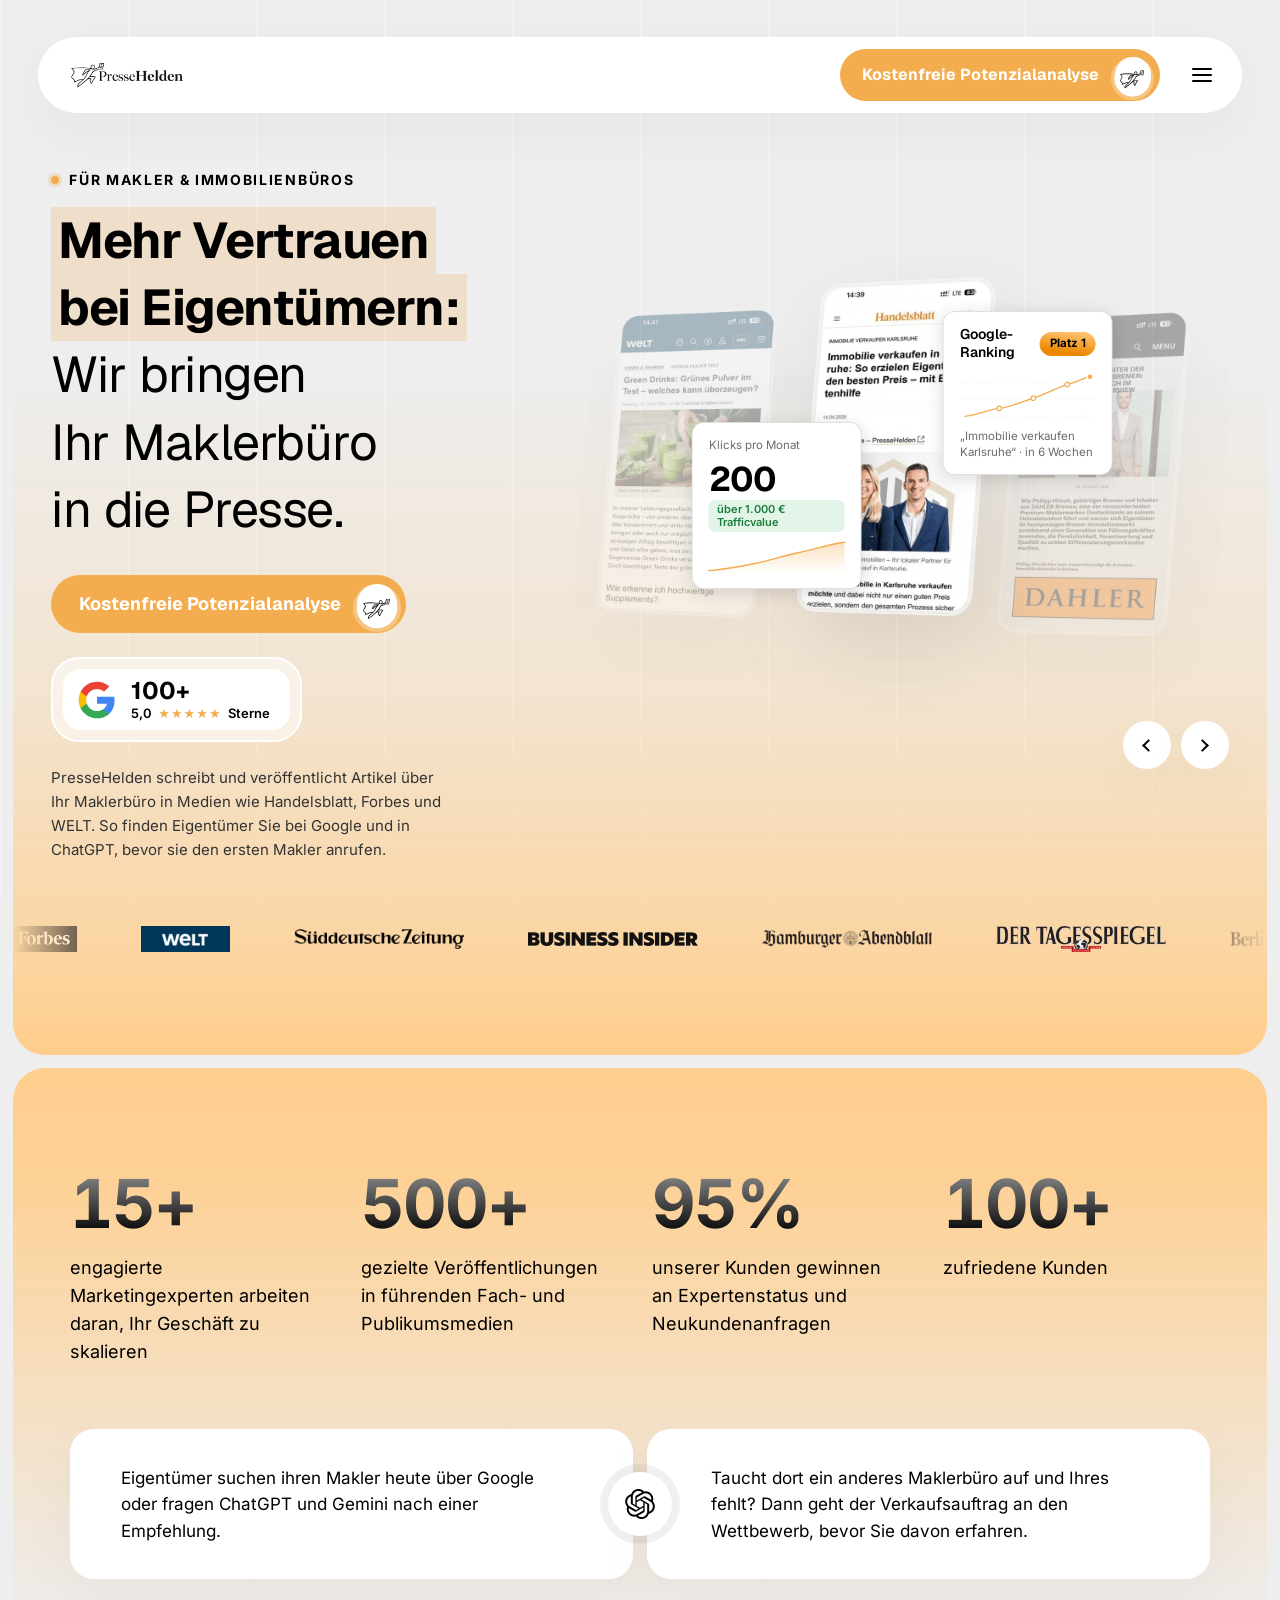
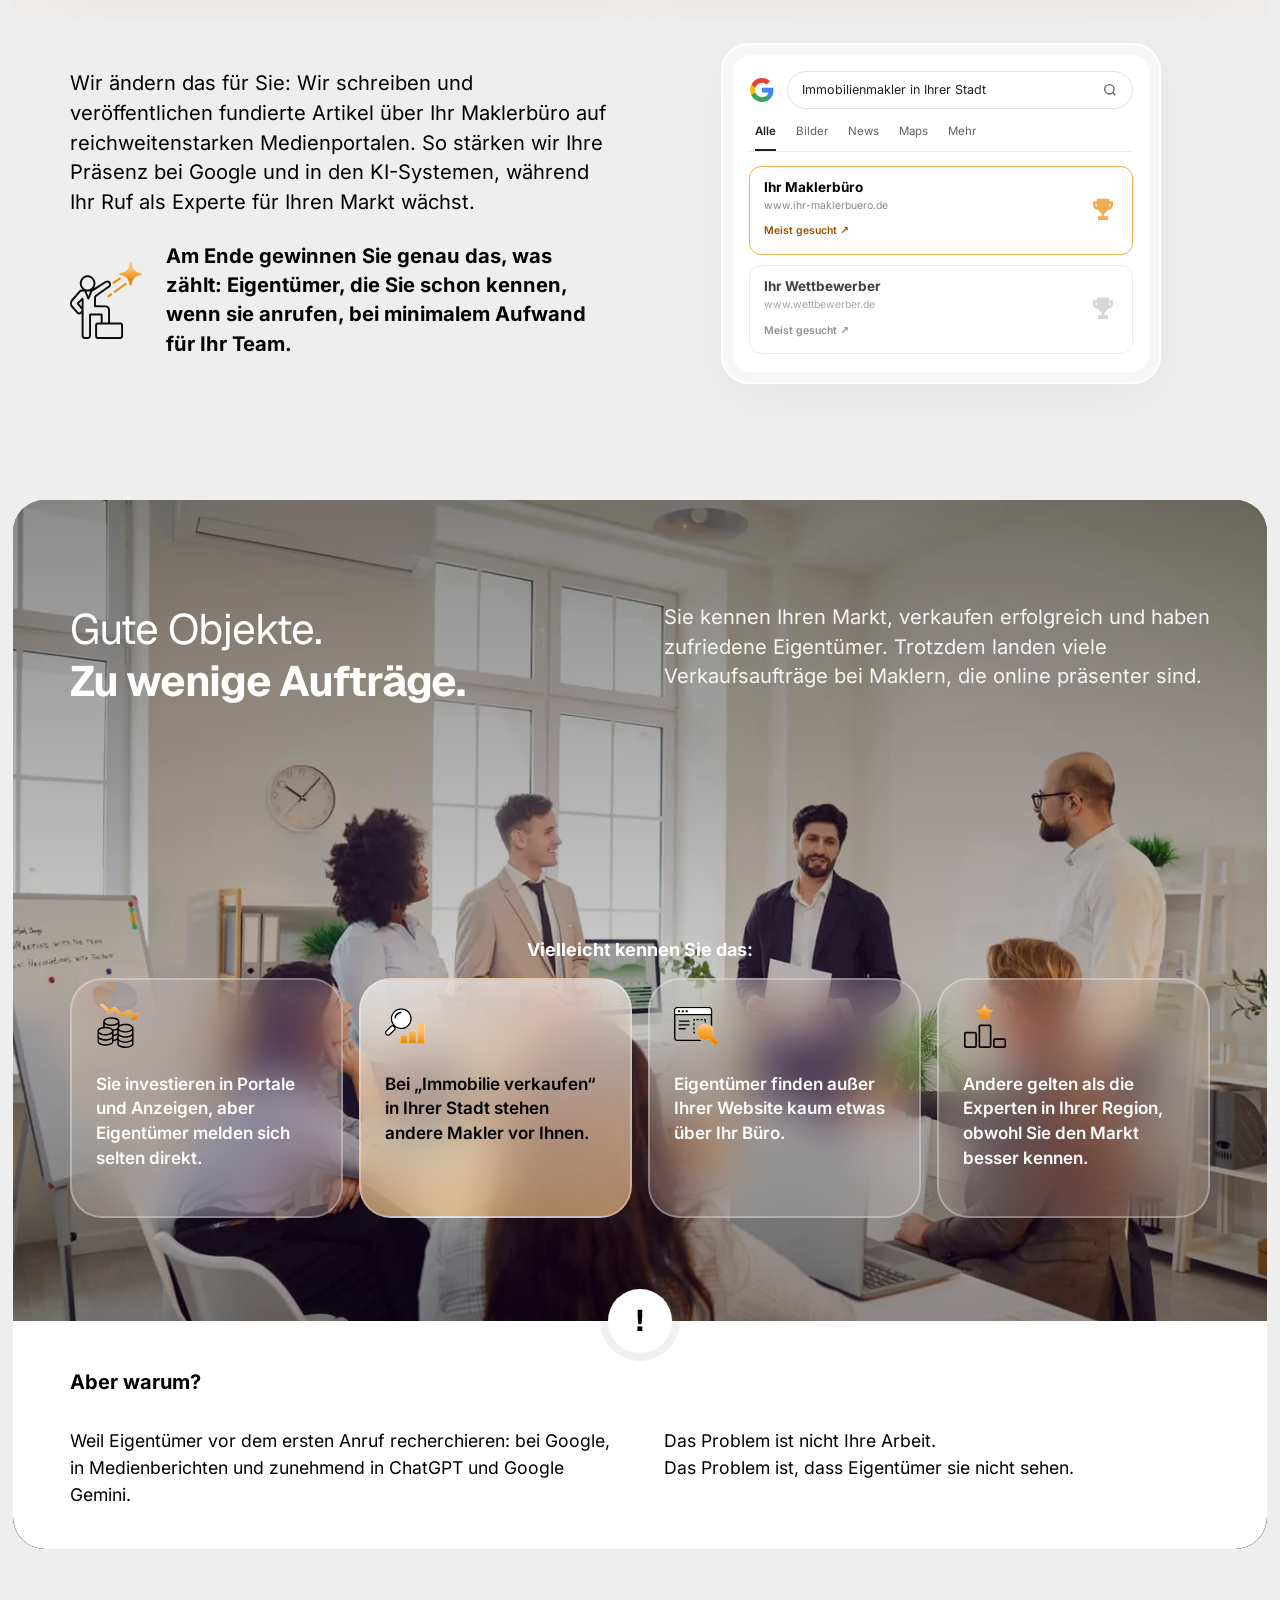
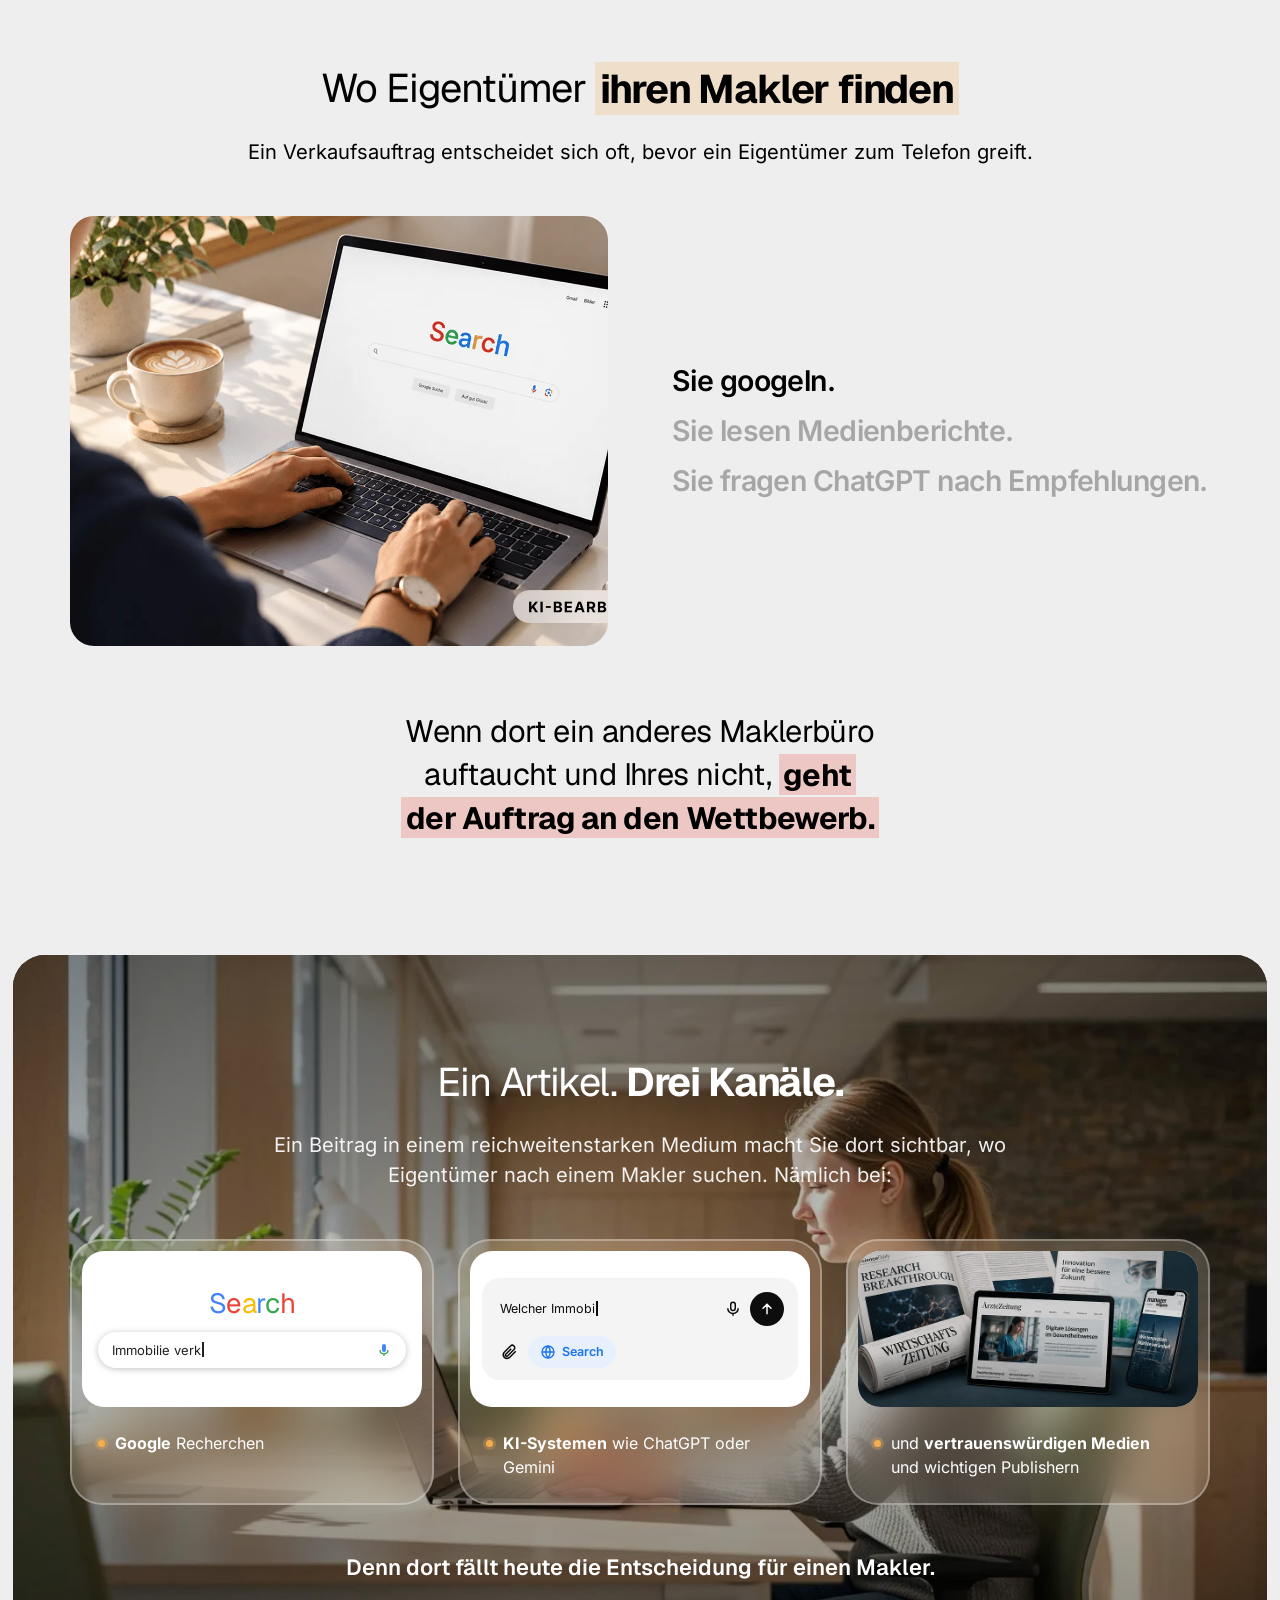
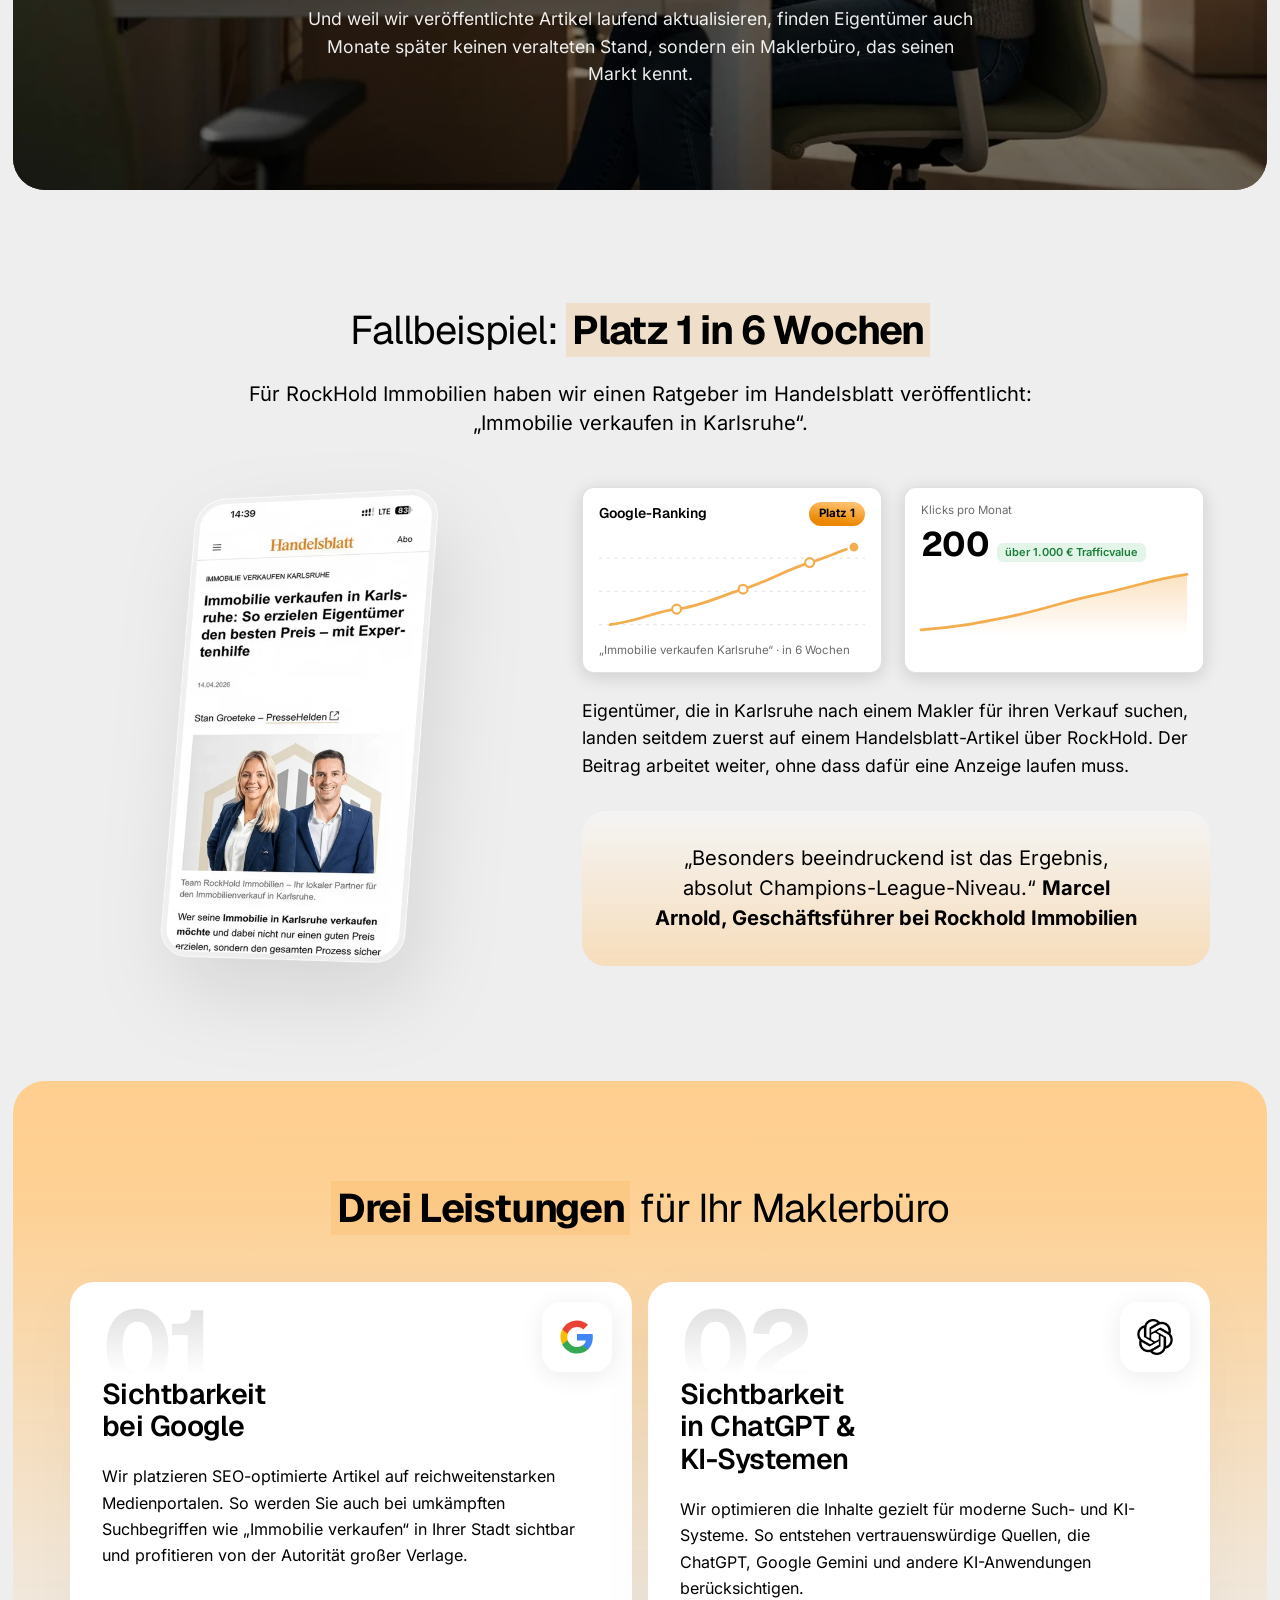
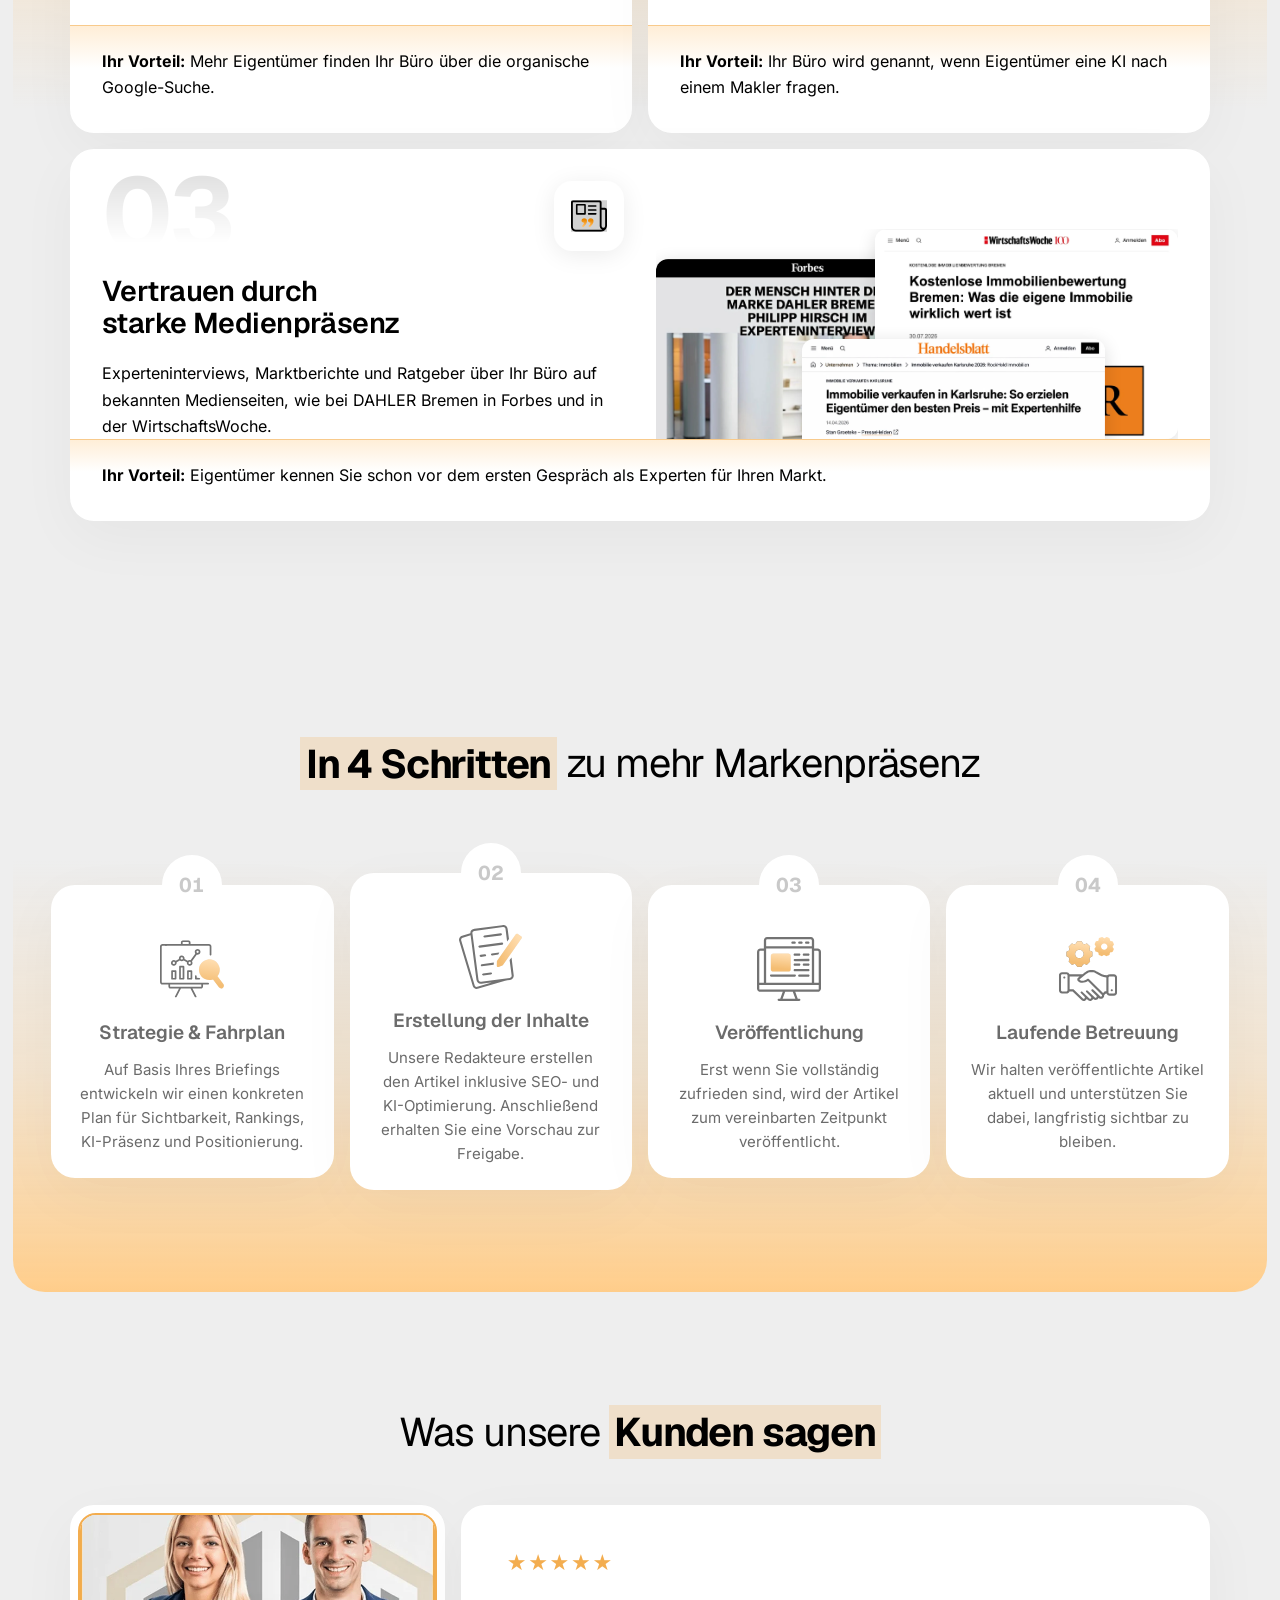
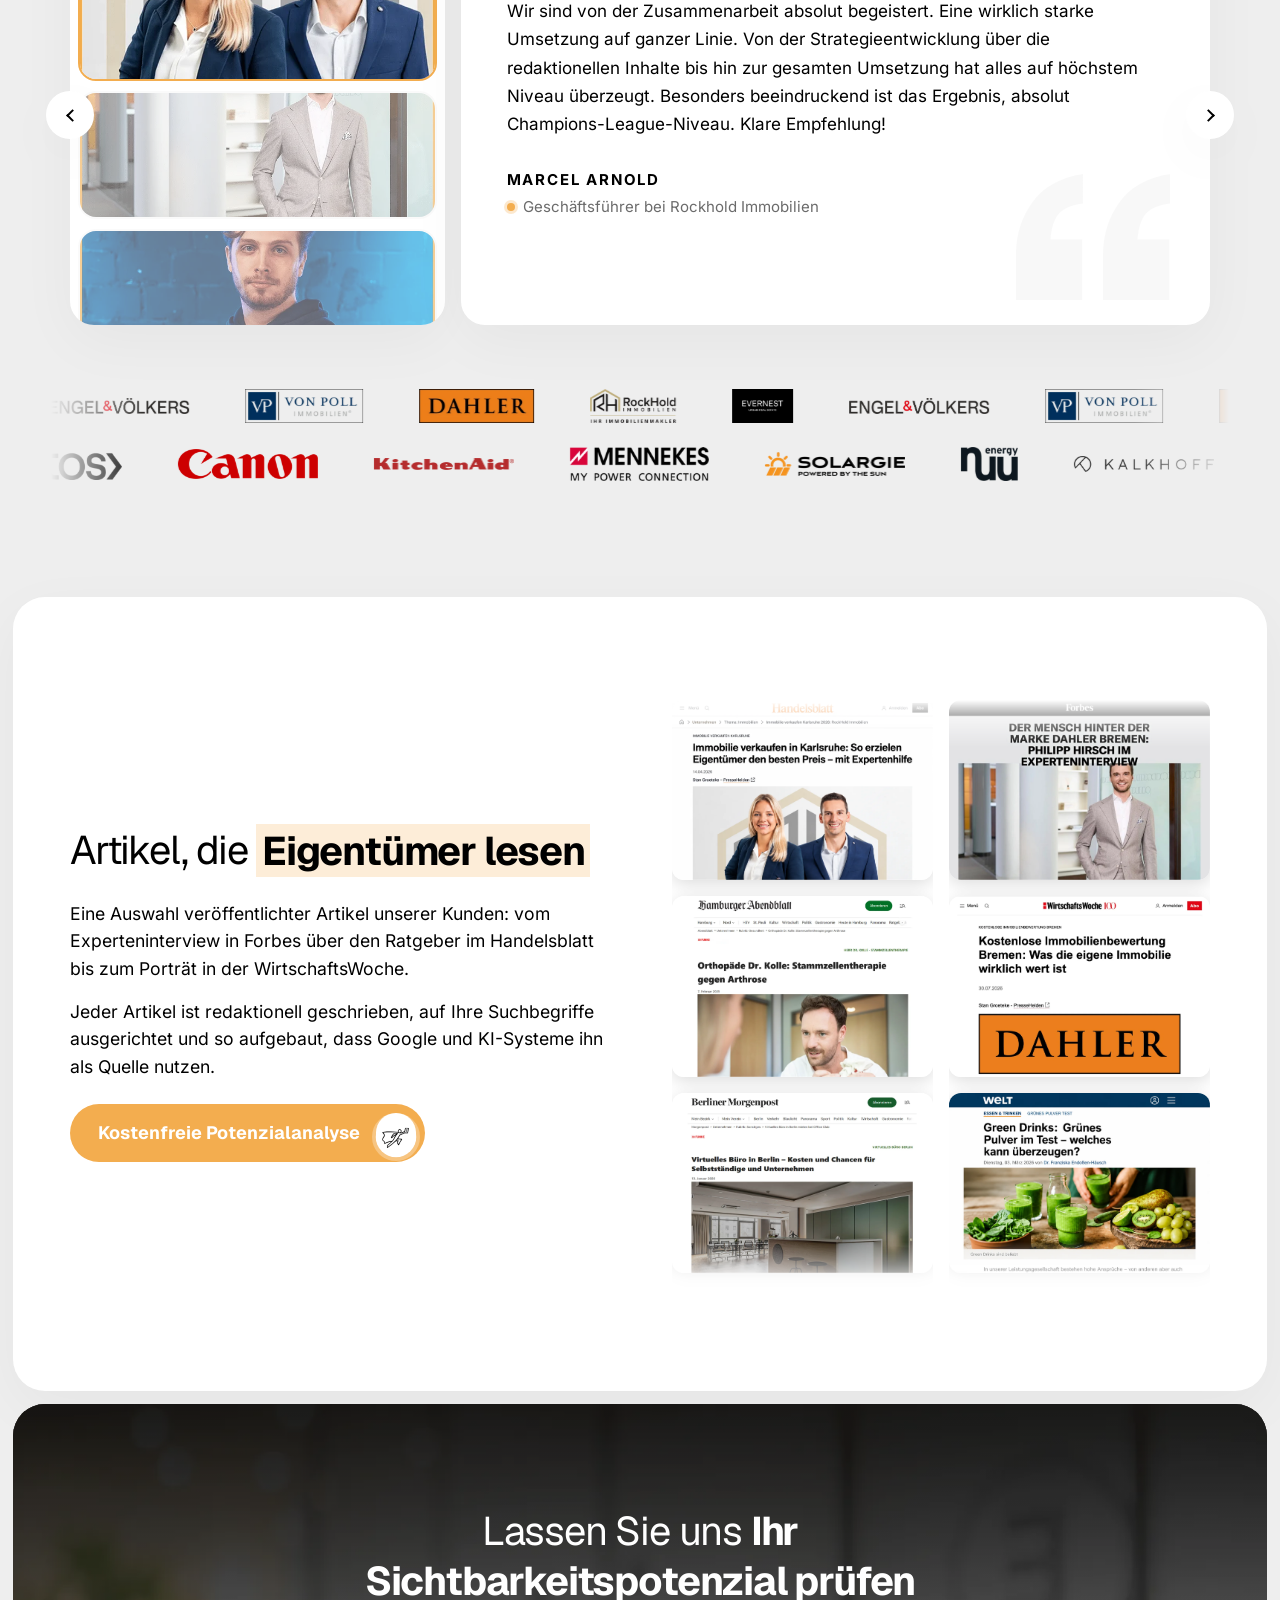
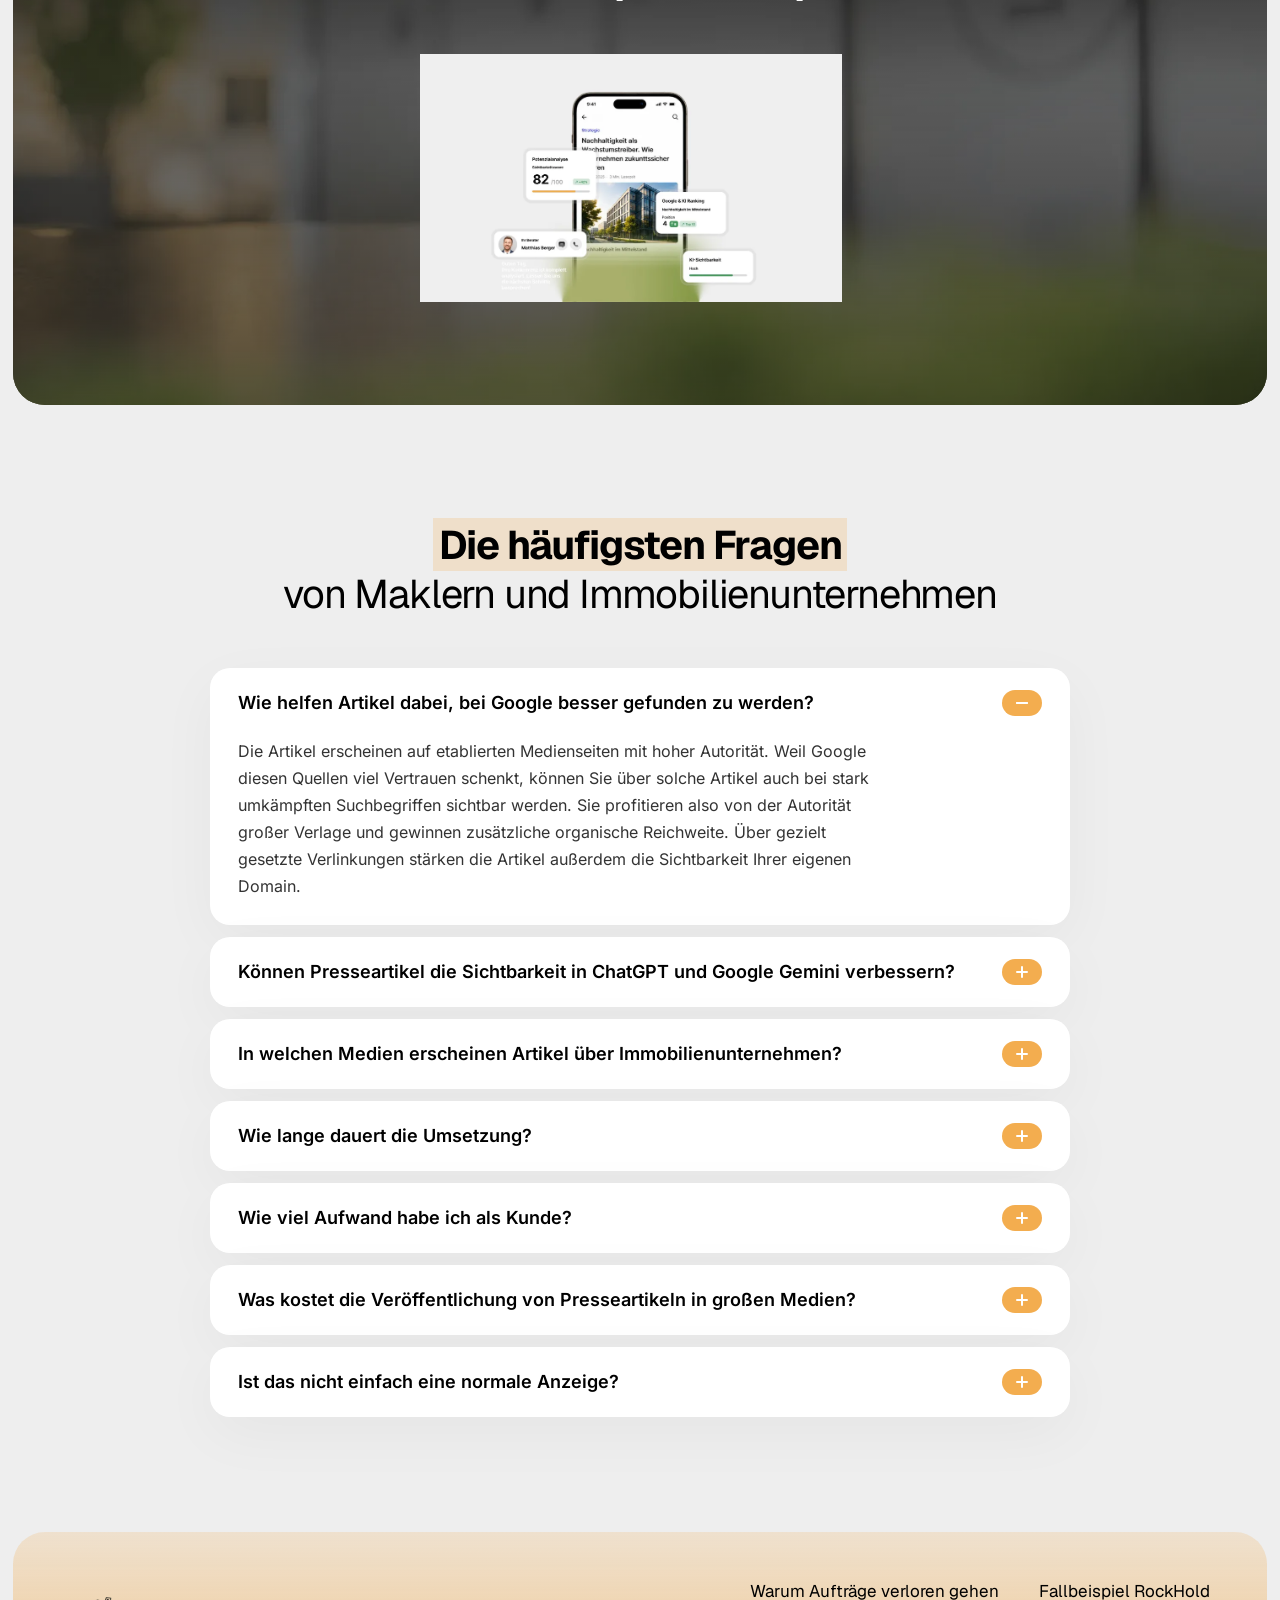
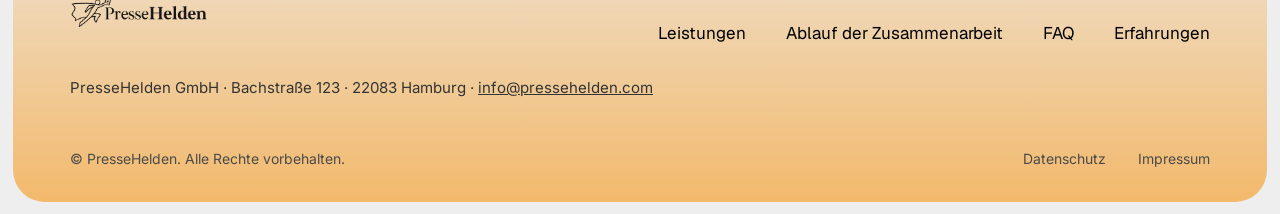
<file: in-action.html>
<!doctype html>
<html lang="de">
<head>
  <meta charset="UTF-8" />
  <meta name="viewport" content="width=device-width, initial-scale=1.0" />
  <title>PresseHelden für Immobilienunternehmen · Artikel in Handelsblatt, Forbes und WELT</title>
  <meta name="description" content="PresseHelden schreibt und veröffentlicht Artikel über Ihr Maklerbüro in reichweitenstarken Medien. So finden Eigentümer Sie bei Google und in ChatGPT, bevor sie den ersten Makler anrufen." />
  <link rel="icon" href="assets/logo/pressehelden-signet-256.png" />
  <link rel="preload" href="assets/fonts/geist-400.woff2" as="font" type="font/woff2" crossorigin />
  <link rel="preload" href="assets/fonts/geist-700.woff2" as="font" type="font/woff2" crossorigin />
  <link rel="preload" href="assets/fonts/inter-400.woff2" as="font" type="font/woff2" crossorigin />
  <link rel="stylesheet" href="ph.css" />
  <script type="application/ld+json">
  {
    "@context": "https://schema.org",
    "@type": "FAQPage",
    "mainEntity": [
      { "@type": "Question", "name": "Wie helfen Artikel dabei, bei Google besser gefunden zu werden?", "acceptedAnswer": { "@type": "Answer", "text": "Die Artikel erscheinen auf etablierten Medienseiten mit hoher Autorität. Weil Google diesen Quellen viel Vertrauen schenkt, können Sie über solche Artikel auch bei stark umkämpften Suchbegriffen sichtbar werden." } },
      { "@type": "Question", "name": "Können Presseartikel die Sichtbarkeit in ChatGPT und Google Gemini verbessern?", "acceptedAnswer": { "@type": "Answer", "text": "Ja. KI-Systeme wie ChatGPT, Google Gemini und Perplexity stützen ihre Antworten auf vertrauenswürdige Quellen aus dem Netz, und dazu zählen vor allem redaktionelle Medienbeiträge." } },
      { "@type": "Question", "name": "In welchen Medien erscheinen Artikel über Immobilienunternehmen?", "acceptedAnswer": { "@type": "Answer", "text": "Das hängt von Ihrer Region und Ihrem Ziel ab. Für Immobilienunternehmen haben wir unter anderem im Handelsblatt, in Forbes und in der WirtschaftsWoche veröffentlicht." } },
      { "@type": "Question", "name": "Wie lange dauert die Umsetzung?", "acceptedAnswer": { "@type": "Answer", "text": "In der Regel erfolgt die Veröffentlichung innerhalb von ein bis zwei Wochen nach Freigabe." } },
      { "@type": "Question", "name": "Wie viel Aufwand habe ich als Kunde?", "acceptedAnswer": { "@type": "Answer", "text": "Sehr wenig. Nach einem kurzen Briefing übernehmen wir Strategie, Redaktion, Abstimmung und Veröffentlichung." } },
      { "@type": "Question", "name": "Was kostet die Veröffentlichung von Presseartikeln in großen Medien?", "acceptedAnswer": { "@type": "Answer", "text": "Die Investition hängt von Umfang und Zielsetzung ab, etwa von der Anzahl der Artikel und der Auswahl der Medien. Wir arbeiten mit klar kalkulierten Festpreis-Paketen statt mit undurchsichtigen Stundensätzen." } },
      { "@type": "Question", "name": "Ist das nicht einfach eine normale Anzeige?", "acceptedAnswer": { "@type": "Answer", "text": "Nein. Erfahrene Redakteure schreiben fundierte Fachbeiträge mit echtem Informationswert, die sich in das jeweilige Medium einfügen. Dieser redaktionelle Charakter sorgt dafür, dass Leser den Inhalten vertrauen und Google sowie KI-Systeme sie als Quelle akzeptieren." } }
    ]
  }
  </script>
</head>
<body class="ph-page">
  <a class="ph-skip" href="#main">Zum Inhalt</a>

  <!-- Navigation -->
  <header class="ph-nav ph-nav--page">
    <div class="ph-nav__bar">
      <a class="ph-nav__logo" href="#top"><img src="assets/logo/pressehelden-logo-quer.webp" alt="PresseHelden" width="190" height="34" /></a>
      <div class="ph-nav__right">
        <a class="ph-btn ph-btn--sm" href="#potenzialanalyse">Kostenfreie Potenzialanalyse<span class="ph-btn__mark"><img src="assets/logo/pressehelden-signet-button.svg" alt="" /></span></a>
        <button class="ph-burger" type="button" aria-expanded="false" aria-controls="menu" aria-label="Menü"><span></span></button>
      </div>
    </div>
    <nav class="ph-nav__menu" id="menu" aria-label="Hauptmenü">
      <a href="#problem">Warum Aufträge verloren gehen</a>
      <a href="#fallbeispiel">Fallbeispiel RockHold</a>
      <a href="#leistungen">Leistungen</a>
      <a href="#ablauf">Ablauf der Zusammenarbeit</a>
      <a href="#erfahrungen">Erfahrungen</a>
      <a href="#faq">FAQ</a>
    </nav>
  </header>

  <main id="main">

    <!-- 1 · Hero -->
    <section class="ph-shell ph-shell--wash-up" id="top" aria-labelledby="hero-title">
      <div class="ph-container ph-container--wide">
        <div class="ph-hero">
          <div class="ph-hero__text">
            <p class="ph-eyebrow" data-reveal="left">Für Makler &amp; Immobilienbüros</p>
            <h1 class="ph-display" id="hero-title" data-reveal="left" style="--i:1"><mark>Mehr Vertrauen bei Eigentümern:</mark> <span class="ph-display__rest">Wir bringen<br />Ihr Maklerbüro<br />in die Presse.</span></h1>
            <div class="ph-actions" data-reveal="left" style="--i:2">
              <a class="ph-btn" href="#potenzialanalyse">Kostenfreie Potenzialanalyse<span class="ph-btn__mark"><img src="assets/logo/pressehelden-signet-button.svg" alt="" /></span></a>
              <a class="ph-gbadge" href="https://maps.app.goo.gl/6b8c7ZdtuLL553sh7" target="_blank" rel="noopener" aria-label="100+ Google-Bewertungen, 5,0 Sterne (Stand 09.11.2026)"><span class="ph-gbadge__inner"><img src="assets/icons/google-g.svg" alt="" /><span><b class="ph-gbadge__num">100+</b><span class="ph-gbadge__meta">5,0 <span class="ph-stars" aria-hidden="true">★★★★★</span> Sterne</span></span></span></a>
            </div>
            <p class="ph-hero__note" data-reveal="left" style="--i:3">PresseHelden schreibt und veröffentlicht Artikel über Ihr Maklerbüro in Medien wie Handelsblatt, Forbes und WELT. So finden Eigentümer Sie bei Google und in ChatGPT, bevor sie den ersten Makler anrufen.</p>
          </div>

          <div class="v-shelf" data-shelf data-autoplay="4000" tabindex="0" role="region" aria-roledescription="Karussell" aria-label="Veröffentlichungen unserer Kunden">
            <div class="v-shelf__stage">
              <div class="v-shelf__slide" aria-label="Handelsblatt: Immobilie verkaufen in Karlsruhe">
                <img class="v-shelf__phone" src="assets/phones/phone-5-handelsblatt.webp" alt="Artikel im Handelsblatt: Immobilie verkaufen in Karlsruhe, RockHold Immobilien" />
                <div class="v-card v-rank v-shelf__card v-shelf__card--top">
                  <div class="v-card__head"><span class="v-card__title">Google-Ranking</span><span class="v-badge">Platz 1</span></div>
                  <svg class="v-rank__chart" viewBox="0 0 240 90" aria-hidden="true">
                    <line class="v-rank__grid" x1="0" y1="20" x2="240" y2="20" /><line class="v-rank__grid" x1="0" y1="50" x2="240" y2="50" /><line class="v-rank__grid" x1="0" y1="80" x2="240" y2="80" />
                    <path class="v-line" pathLength="1" d="M10 80 C40 76 50 68 70 66 S110 54 130 48 S170 30 190 24 S220 12 230 10" />
                    <circle class="v-dot v-pop" style="--i:0" cx="70" cy="66" r="4" /><circle class="v-dot v-pop" style="--i:1" cx="130" cy="48" r="4" /><circle class="v-dot v-pop" style="--i:2" cx="190" cy="24" r="4" /><circle class="v-dot v-dot--hot v-pop" style="--i:3" cx="230" cy="10" r="5" />
                  </svg>
                  <p class="v-card__meta">„Immobilie verkaufen Karlsruhe“ · in 6 Wochen</p>
                </div>
                <div class="v-card v-clicks v-shelf__card v-shelf__card--bottom">
                  <span class="v-card__meta" style="margin:0">Klicks pro Monat</span>
                  <div class="v-clicks__num"><span class="v-card__big" data-count="200">200</span><span class="v-chip">über 1.000 € Trafficvalue</span></div>
                  <svg class="v-clicks__chart" viewBox="0 0 240 60" aria-hidden="true"><defs><linearGradient id="ia-vc1" x1="0" y1="0" x2="0" y2="1"><stop offset="0" stop-color="#F3AD4F" stop-opacity=".35" /><stop offset="1" stop-color="#F3AD4F" stop-opacity="0" /></linearGradient></defs><path class="v-area" fill="url(#ia-vc1)" d="M0 54 C30 52 50 48 80 42 S130 28 160 22 S210 8 240 4 L240 60 L0 60 Z" /><path class="v-line" pathLength="1" d="M0 54 C30 52 50 48 80 42 S130 28 160 22 S210 8 240 4" /></svg>
                </div>
              </div>
              <div class="v-shelf__slide" aria-label="Forbes: Experteninterview mit DAHLER Bremen">
                <img class="v-shelf__phone" src="assets/phones/phone-3-forbes.webp" alt="Experteninterview in Forbes mit dem Inhaber von DAHLER Bremen" />
                <div class="v-card v-shelf__card v-shelf__card--top">
                  <div class="v-card__head" style="justify-content:flex-start"><span class="v-card__ico"><img src="assets/icons/hero-elemente/interview.png" alt="" /></span><span class="v-card__title">Experteninterview in Forbes</span></div>
                  <p class="v-card__meta">DAHLER Bremen · Premium-Maklermarke</p>
                </div>
                <div class="v-card v-shelf__card v-shelf__card--bottom">
                  <div class="v-card__head"><span class="v-card__title">Google</span><span class="v-badge">Platz 1</span></div>
                  <p class="v-card__meta">„in ziemlich schneller Zeit“ · Kundenstimme</p>
                </div>
              </div>
              <div class="v-shelf__slide" aria-label="Süddeutsche Zeitung: Haartransplantation">
                <img class="v-shelf__phone" src="assets/phones/phone-2-sueddeutsche.webp" alt="Artikel in der Süddeutschen Zeitung: Haartransplantation Türkei 2026" />
                <div class="v-card v-shelf__card v-shelf__card--top">
                  <div class="v-card__head"><span class="v-card__title">Google: dauerhaft Top&nbsp;3</span><span class="v-chip">↗ Top 3</span></div>
                  <p class="v-card__meta">bei 8–12 Tsd. Suchvolumen</p>
                  <div class="v-rows"><div><span>1</span><i class="v-bar v-bar--ph" style="--w:80%"></i></div><div class="is-top"><span>2</span><i class="v-bar v-bar--ph" style="--w:92%"><i style="--v:1"></i></i></div><div><span>3</span><i class="v-bar v-bar--ph" style="--w:64%"></i></div></div>
                </div>
                <div class="v-card v-shelf__card v-shelf__card--bottom">
                  <span class="v-card__title">Sichtbar in ChatGPT und Gemini</span>
                  <div class="v-icons"><img src="assets/icons/chatgpt.svg" alt="ChatGPT" /><img src="assets/icons/hero-elemente/gemini.svg" alt="Gemini" /></div>
                </div>
              </div>
              <div class="v-shelf__slide" aria-label="WELT: Green Drinks im Test">
                <img class="v-shelf__phone" src="assets/phones/phone-1-welt.webp" alt="Artikel in der WELT: Green Drinks im Test" />
                <div class="v-card v-shelf__card v-shelf__card--top">
                  <div class="v-card__head" style="justify-content:flex-start"><span class="v-card__ico"><img src="assets/icons/hero-elemente/laurel.svg" alt="" /></span><span class="v-card__title">Nummer 1 Empfehlung im Testumfeld</span></div>
                  <div class="v-rows"><div class="is-top"><span>1</span><i class="v-bar v-bar--ph" style="--w:92%"><i style="--v:1"></i></i></div><div><span>2</span><i class="v-bar v-bar--ph" style="--w:70%"></i></div><div><span>3</span><i class="v-bar v-bar--ph" style="--w:56%"></i></div></div>
                </div>
                <div class="v-card v-shelf__card v-shelf__card--bottom">
                  <div class="v-card__head"><span class="v-card__title">Bessere Conversion durch WELT-Trust</span><span class="v-card__ico"><img src="assets/icons/hero-elemente/shield.svg" alt="" /></span></div>
                  <svg class="v-spark" viewBox="0 0 200 50" aria-hidden="true"><path class="v-line" pathLength="1" d="M4 44 C50 42 80 36 110 28 S170 10 196 4" /><circle class="v-dot v-dot--hot v-pop" style="--i:0" cx="196" cy="4" r="4" /></svg>
                </div>
              </div>
            </div>
            <button class="v-shelf__zone v-shelf__zone--prev" type="button" data-shelf-prev aria-label="Vorherige Veröffentlichung"></button>
            <button class="v-shelf__zone v-shelf__zone--next" type="button" data-shelf-next aria-label="Nächste Veröffentlichung"></button>
            <div class="v-shelf__controls">
              <button class="ph-arrow ph-arrow--prev" type="button" data-shelf-prev aria-label="Zurück"></button>
              <button class="ph-arrow ph-arrow--next" type="button" data-shelf-next aria-label="Weiter"></button>
            </div>
          </div>
        </div>
      </div>
      <div class="ph-hero__marquee">
        <div class="ph-marquee" data-marquee data-speed="30" aria-label="Bekannt aus">
          <div class="ph-marquee__track">
            <img src="assets/medienlogos/forbes.webp" alt="Forbes" /><img src="assets/medienlogos/welt.webp" alt="WELT" /><img src="assets/medienlogos/sueddeutsche-zeitung.webp" alt="Süddeutsche Zeitung" /><img src="assets/medienlogos/business-insider.webp" alt="Business Insider" /><img src="assets/medienlogos/hamburger-abendblatt.webp" alt="Hamburger Abendblatt" /><img src="assets/medienlogos/tagesspiegel.webp" alt="Tagesspiegel" /><img src="assets/medienlogos/berliner-morgenpost.webp" alt="Berliner Morgenpost" /><img src="assets/medienlogos/merkur-de.webp" alt="Merkur.de" /><img src="assets/medienlogos/frankfurter-rundschau.webp" alt="Frankfurter Rundschau" /><img src="assets/medienlogos/t3n.webp" alt="t3n" />
          </div>
        </div>
      </div>
    </section>

    <!-- 2 · Proof: numbers, split, SERP -->
    <section class="ph-shell ph-shell--wash-down" aria-label="PresseHelden in Zahlen">
      <div class="ph-container">
        <div class="ph-stats" data-reveal-stagger>
          <div data-reveal><span class="ph-stat__num" data-count="15" data-suffix="+">15+</span><span class="ph-stat__label">engagierte Marketingexperten arbeiten daran, Ihr Geschäft zu skalieren</span></div>
          <div data-reveal><span class="ph-stat__num" data-count="500" data-suffix="+">500+</span><span class="ph-stat__label">gezielte Veröffentlichungen in führenden Fach- und Publikumsmedien</span></div>
          <div data-reveal><span class="ph-stat__num" data-count="95" data-suffix="%">95%</span><span class="ph-stat__label">unserer Kunden gewinnen an Expertenstatus und Neukundenanfragen</span></div>
          <div data-reveal><span class="ph-stat__num" data-count="100" data-suffix="+">100+</span><span class="ph-stat__label">zufriedene Kunden</span></div>
        </div>

        <div class="ph-split" style="margin-top:var(--s-16)" data-reveal>
          <p class="ph-split__card">Eigentümer suchen ihren Makler heute über Google oder fragen ChatGPT und Gemini nach einer Empfehlung.</p>
          <p class="ph-split__card">Taucht dort ein anderes Maklerbüro auf und Ihres fehlt? Dann geht der Verkaufsauftrag an den Wettbewerb, bevor Sie davon erfahren.</p>
          <span class="ph-split__hub"><img src="assets/icons/chatgpt.svg" alt="" /></span>
        </div>

        <div class="ph-pair" style="margin-top:var(--s-16)">
          <div class="ph-stack" data-reveal="left">
            <p class="ph-lead">Wir ändern das für Sie: Wir schreiben und veröffentlichen fundierte Artikel über Ihr Maklerbüro auf reichweitenstarken Medienportalen. So stärken wir Ihre Präsenz bei Google und in den KI-Systemen, während Ihr Ruf als Experte für Ihren Markt wächst.</p>
            <p class="ph-claim"><img src="assets/icons/linien/held-rakete.svg" alt="" />Am Ende gewinnen Sie genau das, was zählt: Eigentümer, die Sie schon kennen, wenn sie anrufen, bei minimalem Aufwand für Ihr Team.</p>
          </div>
          <div data-reveal="right" style="justify-self:center; width:100%; max-width:440px">
            <div class="v-serp" data-serp>
              <div class="v-serp__inner">
                <div class="v-serp__bar"><img src="assets/icons/google-g.svg" alt="" /><span class="v-serp__q">Immobilienmakler in Ihrer Stadt <svg viewBox="0 0 24 24" fill="none" stroke="currentColor" stroke-width="2" aria-hidden="true"><circle cx="11" cy="11" r="7" /><path d="m20 20-3.5-3.5" /></svg></span></div>
                <div class="v-serp__tabs"><span class="is-active">Alle</span><span>Bilder</span><span>News</span><span>Maps</span><span>Mehr</span></div>
                <ol class="v-serp__list" aria-label="Suchergebnisse (Beispiel)">
                  <li class="v-serp__res v-serp__res--you"><div><span class="v-serp__name">Ihr Maklerbüro</span><span class="v-serp__url">www.ihr-maklerbuero.de</span><span class="v-serp__tag">Meist gesucht ↗</span></div><svg class="v-serp__trophy" viewBox="0 0 24 24" fill="currentColor" aria-hidden="true"><path d="M7 3h10v2h3v3a4 4 0 0 1-4 4h-.3A5 5 0 0 1 13 14.9V17h3v3H8v-3h3v-2.1A5 5 0 0 1 8.3 12H8a4 4 0 0 1-4-4V5h3V3zm-1 4v1a2 2 0 0 0 1 1.7V7H6zm11 0v2.7A2 2 0 0 0 18 8V7h-1z" /></svg></li>
                  <li class="v-serp__res v-serp__res--rival"><div><span class="v-serp__name">Ihr Wettbewerber</span><span class="v-serp__url">www.wettbewerber.de</span><span class="v-serp__tag">Meist gesucht ↗</span></div><svg class="v-serp__trophy" viewBox="0 0 24 24" fill="currentColor" aria-hidden="true"><path d="M7 3h10v2h3v3a4 4 0 0 1-4 4h-.3A5 5 0 0 1 13 14.9V17h3v3H8v-3h3v-2.1A5 5 0 0 1 8.3 12H8a4 4 0 0 1-4-4V5h3V3zm-1 4v1a2 2 0 0 0 1 1.7V7H6zm11 0v2.7A2 2 0 0 0 18 8V7h-1z" /></svg></li>
                </ol>
              </div>
            </div>
          </div>
        </div>
      </div>
    </section>

    <!-- 3 · Problem on photo -->
    <section class="ph-shell ph-shell--photo" id="problem" aria-labelledby="problem-title">
      <img class="ph-shell__photo" src="assets/fotos/stock-meeting-buero-kein-vertrauen.webp" alt="" />
      <div class="ph-container">
        <div class="ph-problem">
          <h2 class="ph-h2" id="problem-title" data-reveal="left">Gute Objekte. <strong>Zu wenige Aufträge.</strong></h2>
          <p class="ph-lead" data-reveal="right">Sie kennen Ihren Markt, verkaufen erfolgreich und haben zufriedene Eigentümer. Trotzdem landen viele Verkaufsaufträge bei Maklern, die online präsenter sind.</p>
        </div>
        <p class="ph-glass-label">Vielleicht kennen Sie das:</p>
        <div class="ph-glass-grid" data-sequence data-step="2000">
          <div class="ph-glass"><img class="ph-glass__icon" src="assets/icons/linien/muenzen-abwaerts.svg" alt="" />Sie investieren in Portale und Anzeigen, aber Eigentümer melden sich selten direkt.</div>
          <div class="ph-glass"><img class="ph-glass__icon" src="assets/icons/linien/lupe-balken.svg" alt="" />Bei „Immobilie verkaufen“ in Ihrer Stadt stehen andere Makler vor Ihnen.</div>
          <div class="ph-glass"><img class="ph-glass__icon" src="assets/icons/linien/browser-lupe.svg" alt="" />Eigentümer finden außer Ihrer Website kaum etwas über Ihr Büro.</div>
          <div class="ph-glass"><img class="ph-glass__icon" src="assets/icons/linien/podest-stern.svg" alt="" />Andere gelten als die Experten in Ihrer Region, obwohl Sie den Markt besser kennen.</div>
        </div>
      </div>
      <div class="ph-shell__foot">
        <span class="ph-shell__foot-hub" aria-hidden="true">!</span>
        <div class="ph-why">
          <h3>Aber warum?</h3>
          <p>Weil Eigentümer vor dem ersten Anruf recherchieren: bei Google, in Medienberichten und zunehmend in ChatGPT und Google Gemini.</p>
          <p>Das Problem ist nicht Ihre Arbeit.<br />Das Problem ist, dass Eigentümer sie nicht sehen.</p>
        </div>
      </div>
    </section>

    <!-- 4 · Rotator + loss line -->
    <section class="ph-shell" aria-labelledby="cost-title">
      <div class="ph-container">
        <div class="ph-head">
          <h2 class="ph-h2" id="cost-title">Wo Eigentümer <mark>ihren Makler finden</mark></h2>
          <p class="ph-lead" style="margin-inline:auto">Ein Verkaufsauftrag entscheidet sich oft, bevor ein Eigentümer zum Telefon greift.</p>
        </div>
        <div class="ph-rotator" data-rotator>
          <div class="ph-rotator__media">
            <img src="assets/visuals/laptop-google-suche.webp" alt="Laptop mit Google-Suche" />
            <img src="assets/visuals/hand-phone-hamburger-abendblatt.webp" alt="Hand mit Smartphone, Artikel im Hamburger Abendblatt" />
            <img src="assets/visuals/laptop-chatgpt-suche.webp" alt="Laptop mit ChatGPT-Eingabe" />
          </div>
          <ul class="ph-rotator__lines">
            <li>Sie googeln.</li>
            <li>Sie lesen Medienberichte.</li>
            <li>Sie fragen ChatGPT nach Empfehlungen.</li>
          </ul>
        </div>
        <p class="ph-loss" style="margin-top:var(--s-16)">Wenn dort ein anderes Maklerbüro auftaucht und Ihres nicht, <mark>geht der Auftrag an den Wettbewerb.</mark></p>
      </div>
    </section>

    <!-- 5 · Channels on photo -->
    <section class="ph-shell ph-shell--photo" aria-labelledby="channels-title">
      <img class="ph-shell__photo" src="assets/fotos/stock-frau-laptop-fragen-sie-den-experten.webp" alt="" />
      <div class="ph-container">
        <div class="ph-head">
          <h2 class="ph-h2" id="channels-title">Ein Artikel. <mark>Drei Kanäle.</mark></h2>
          <p class="ph-lead" style="margin-inline:auto">Ein Beitrag in einem reichweitenstarken Medium macht Sie dort sichtbar, wo Eigentümer nach einem Makler suchen. Nämlich bei:</p>
        </div>
        <div class="ph-channels" data-reveal-stagger>
          <div class="ph-channel" data-reveal>
            <div class="ph-channel__media">
              <div class="v-search" data-type-loop>
                <div class="v-search__word" aria-hidden="true"><span>S</span><span>e</span><span>a</span><span>r</span><span>c</span><span>h</span></div>
                <div class="v-search__field"><span><span class="v-type" data-type="Immobilie verkaufen Karlsruhe"></span><span class="v-caret"></span></span><svg viewBox="0 0 24 24" aria-hidden="true"><path fill="#4285F4" d="M12 15a3 3 0 0 0 3-3V6a3 3 0 0 0-6 0v6a3 3 0 0 0 3 3z" /><path fill="#34A853" d="M17 12a5 5 0 0 1-10 0H5a7 7 0 0 0 6 6.9V21h2v-2.1A7 7 0 0 0 19 12h-2z" /></svg></div>
              </div>
            </div>
            <p class="ph-channel__label"><span><strong>Google</strong> Recherchen</span></p>
          </div>
          <div class="ph-channel" data-reveal>
            <div class="ph-channel__media" style="padding:12px">
              <div class="v-prompt" data-type-loop>
                <div class="v-prompt__field">
                  <span class="v-prompt__text"><span class="v-type" data-type="Welcher Immobilienmakler in Karlsruhe ist empfehlenswert?"></span><span class="v-caret"></span></span>
                  <svg class="v-prompt__mic" viewBox="0 0 24 24" fill="none" stroke="currentColor" stroke-width="2" aria-hidden="true"><rect x="9" y="3" width="6" height="11" rx="3" /><path d="M5 11a7 7 0 0 0 14 0M12 18v3" /></svg>
                  <span class="v-prompt__send"><svg viewBox="0 0 24 24" fill="none" stroke="currentColor" stroke-width="2.2" stroke-linecap="round" aria-hidden="true"><path d="M12 19V5M6 11l6-6 6 6" /></svg></span>
                </div>
                <div class="v-prompt__tools">
                  <svg viewBox="0 0 24 24" fill="none" stroke="currentColor" stroke-width="2" aria-hidden="true"><path d="m21 11-8.6 8.6a5 5 0 0 1-7-7L14 4a3.3 3.3 0 0 1 4.7 4.7l-8.6 8.6a1.7 1.7 0 0 1-2.4-2.4L15 7.6" /></svg>
                  <span class="v-prompt__search"><svg viewBox="0 0 24 24" fill="none" stroke="currentColor" stroke-width="2" aria-hidden="true"><circle cx="12" cy="12" r="9" /><path d="M3 12h18M12 3a14 14 0 0 1 0 18M12 3a14 14 0 0 0 0 18" /></svg>Search</span>
                </div>
              </div>
            </div>
            <p class="ph-channel__label"><span><strong>KI-Systemen</strong> wie ChatGPT oder Gemini</span></p>
          </div>
          <div class="ph-channel" data-reveal>
            <div class="ph-channel__media"><img src="assets/visuals/zeitungen-tablet-phone-komposition.webp" alt="Zeitungen, Tablet und Smartphone mit Medienartikeln" /></div>
            <p class="ph-channel__label"><span>und <strong>vertrauenswürdigen Medien</strong> und wichtigen Publishern</span></p>
          </div>
        </div>
        <div class="ph-head" style="margin:var(--s-12) auto 0">
          <p class="ph-h4">Denn dort fällt heute die Entscheidung für einen Makler.</p>
          <p class="ph-body" style="margin-inline:auto">Und weil wir veröffentlichte Artikel laufend aktualisieren, finden Eigentümer auch Monate später keinen veralteten Stand, sondern ein Maklerbüro, das seinen Markt kennt.</p>
        </div>
      </div>
    </section>

    <!-- 6 · Case: RockHold in Handelsblatt -->
    <section class="ph-shell" id="fallbeispiel" aria-labelledby="case-title">
      <div class="ph-container">
        <div class="ph-head">
          <h2 class="ph-h2" id="case-title">Fallbeispiel: <mark>Platz&nbsp;1 in 6&nbsp;Wochen</mark></h2>
          <p class="ph-lead" style="margin-inline:auto">Für RockHold Immobilien haben wir einen Ratgeber im Handelsblatt veröffentlicht: „Immobilie verkaufen in Karlsruhe“.</p>
        </div>
        <div class="ph-pair ph-pair--5-7">
          <img src="assets/phones/phone-5-handelsblatt.webp" alt="Der veröffentlichte Artikel im Handelsblatt auf einem Smartphone" data-reveal="left" style="width:min(100%, 320px); justify-self:center; filter:drop-shadow(11px 35px 40px rgba(0,0,0,.10))" />
          <div class="ph-stack" data-reveal="right">
            <div class="ph-grid" style="grid-template-columns:1fr 1fr; gap:var(--s-4)">
              <div class="v-card v-rank">
                <div class="v-card__head"><span class="v-card__title">Google-Ranking</span><span class="v-badge">Platz 1</span></div>
                <svg class="v-rank__chart" viewBox="0 0 240 90" aria-hidden="true">
                  <line class="v-rank__grid" x1="0" y1="20" x2="240" y2="20" /><line class="v-rank__grid" x1="0" y1="50" x2="240" y2="50" /><line class="v-rank__grid" x1="0" y1="80" x2="240" y2="80" />
                  <path class="v-line" pathLength="1" d="M10 80 C40 76 50 68 70 66 S110 54 130 48 S170 30 190 24 S220 12 230 10" />
                  <circle class="v-dot v-pop" style="--i:0" cx="70" cy="66" r="4" /><circle class="v-dot v-pop" style="--i:1" cx="130" cy="48" r="4" /><circle class="v-dot v-pop" style="--i:2" cx="190" cy="24" r="4" /><circle class="v-dot v-dot--hot v-pop" style="--i:3" cx="230" cy="10" r="5" />
                </svg>
                <p class="v-card__meta">„Immobilie verkaufen Karlsruhe“ · in 6 Wochen</p>
              </div>
              <div class="v-card v-clicks">
                <span class="v-card__meta" style="margin:0">Klicks pro Monat</span>
                <div class="v-clicks__num"><span class="v-card__big" data-count="200">200</span><span class="v-chip">über 1.000 € Trafficvalue</span></div>
                <svg class="v-clicks__chart" viewBox="0 0 240 60" aria-hidden="true"><defs><linearGradient id="ia-vc2" x1="0" y1="0" x2="0" y2="1"><stop offset="0" stop-color="#F3AD4F" stop-opacity=".35" /><stop offset="1" stop-color="#F3AD4F" stop-opacity="0" /></linearGradient></defs><path class="v-area" fill="url(#ia-vc2)" d="M0 54 C30 52 50 48 80 42 S130 28 160 22 S210 8 240 4 L240 60 L0 60 Z" /><path class="v-line" pathLength="1" d="M0 54 C30 52 50 48 80 42 S130 28 160 22 S210 8 240 4" /></svg>
              </div>
            </div>
            <p class="ph-body">Eigentümer, die in Karlsruhe nach einem Makler für ihren Verkauf suchen, landen seitdem zuerst auf einem Handelsblatt-Artikel über RockHold. Der Beitrag arbeitet weiter, ohne dass dafür eine Anzeige laufen muss.</p>
            <p class="ph-quote" style="margin-top:var(--s-8)">„Besonders beeindruckend ist das Ergebnis, absolut Champions-League-Niveau.“ <strong>Marcel Arnold, Geschäftsführer bei Rockhold Immobilien</strong></p>
          </div>
        </div>
      </div>
    </section>

    <!-- 7 · Services -->
    <section class="ph-shell ph-shell--wash-down" id="leistungen" aria-labelledby="services-title">
      <div class="ph-container">
        <div class="ph-head"><h2 class="ph-h2" id="services-title"><mark>Drei Leistungen</mark> für Ihr Maklerbüro</h2></div>
        <div class="ph-services" data-reveal-stagger>
          <article class="ph-service" data-reveal>
            <div class="ph-service__body">
              <span class="ph-bignum" aria-hidden="true">01</span>
              <span class="ph-service__icon"><img src="assets/icons/google-g.svg" alt="" /></span>
              <h3 class="ph-h3">Sichtbarkeit bei Google</h3>
              <p>Wir platzieren SEO-optimierte Artikel auf reichweitenstarken Medienportalen. So werden Sie auch bei umkämpften Suchbegriffen wie „Immobilie verkaufen“ in Ihrer Stadt sichtbar und profitieren von der Autorität großer Verlage.</p>
            </div>
            <p class="ph-service__gain"><strong>Ihr Vorteil:</strong> Mehr Eigentümer finden Ihr Büro über die organische Google-Suche.</p>
          </article>
          <article class="ph-service" data-reveal>
            <div class="ph-service__body">
              <span class="ph-bignum" aria-hidden="true">02</span>
              <span class="ph-service__icon"><img src="assets/icons/chatgpt.svg" alt="" /></span>
              <h3 class="ph-h3">Sichtbarkeit in ChatGPT &amp; KI-Systemen</h3>
              <p>Wir optimieren die Inhalte gezielt für moderne Such- und KI-Systeme. So entstehen vertrauenswürdige Quellen, die ChatGPT, Google Gemini und andere KI-Anwendungen berücksichtigen.</p>
            </div>
            <p class="ph-service__gain"><strong>Ihr Vorteil:</strong> Ihr Büro wird genannt, wenn Eigentümer eine KI nach einem Makler fragen.</p>
          </article>
          <article class="ph-service ph-service--wide" data-reveal>
            <div class="ph-service__body">
              <div>
                <span class="ph-bignum" aria-hidden="true">03</span>
                <span class="ph-service__icon" style="position:static; margin-left:auto"><img src="assets/icons/hero-elemente/newspaper.svg" alt="" /></span>
                <h3 class="ph-h3" style="margin-top:var(--s-6)">Vertrauen durch starke Medienpräsenz</h3>
                <p style="margin-top:var(--s-5); font-size:16px; line-height:1.65">Experteninterviews, Marktberichte und Ratgeber über Ihr Büro auf bekannten Medienseiten, wie bei DAHLER Bremen in Forbes und in der WirtschaftsWoche.</p>
              </div>
              <div class="ph-service__collage" aria-hidden="true">
                <img src="assets/artikel/artikel-forbes-dahler-bremen-interview.webp" alt="" />
                <img src="assets/artikel/artikel-wirtschaftswoche-dahler-bremen.webp" alt="" />
                <img src="assets/artikel/artikel-handelsblatt-rockhold-karlsruhe.webp" alt="" />
              </div>
            </div>
            <p class="ph-service__gain"><strong>Ihr Vorteil:</strong> Eigentümer kennen Sie schon vor dem ersten Gespräch als Experten für Ihren Markt.</p>
          </article>
        </div>
      </div>
    </section>

    <!-- 8 · Steps -->
    <section class="ph-shell ph-shell--wash-up" id="ablauf" aria-labelledby="steps-title">
      <div class="ph-container ph-container--wide">
        <div class="ph-head"><h2 class="ph-h2" id="steps-title"><mark>In 4 Schritten</mark> zu mehr Markenpräsenz</h2></div>
        <div class="ph-steps" data-steps>
          <article class="ph-step">
            <span class="ph-step__cap">01</span>
            <img class="ph-step__icon" src="assets/icons/linien/praesentation-lupe.svg" alt="" />
            <h3 class="ph-h4">Strategie &amp; Fahrplan</h3>
            <p>Auf Basis Ihres Briefings entwickeln wir einen konkreten Plan für Sichtbarkeit, Rankings, KI-Präsenz und Positionierung.</p>
            <div class="ph-step__visual"><div><div class="ph-lottie" style="aspect-ratio:431/250" data-lottie="assets/lottie/L10-desktop-V05.json" data-end-frame="102" data-label="Ihr Fahrplan: Ziele, Potenziale, Maßnahmen, Medien"><img class="ph-lottie__poster" src="assets/lottie/posters/L10-desktop-V05.webp" alt="" /></div></div></div>
          </article>
          <article class="ph-step">
            <span class="ph-step__cap">02</span>
            <img class="ph-step__icon" src="assets/icons/linien/dokument-stift.svg" alt="" />
            <h3 class="ph-h4">Erstellung der Inhalte</h3>
            <p>Unsere Redakteure erstellen den Artikel inklusive SEO- und KI-Optimierung. Anschließend erhalten Sie eine Vorschau zur Freigabe.</p>
            <div class="ph-step__visual"><div>
              <div class="v-card" data-play style="max-width:340px; margin-inline:auto; text-align:left">
                <div class="v-card__head"><span class="v-card__title">Vorschau zur Freigabe</span><span class="v-chip v-chip--neutral">Entwurf</span></div>
                <p class="v-card__meta">Immobilie verkaufen in Ihrer Stadt: So erzielen Eigentümer den besten Preis</p>
                <div class="v-rows">
                  <div><span>✓</span><i class="v-bar v-bar--ok"><i style="--v:1"></i></i></div>
                  <div><span>✓</span><i class="v-bar v-bar--ok"><i style="--v:.86"></i></i></div>
                  <div class="is-top"><span>KI</span><i class="v-bar"><i style="--v:.72"></i></i></div>
                </div>
                <p class="v-card__meta">SEO · KI-Optimierung · Lesbarkeit</p>
              </div>
            </div></div>
          </article>
          <article class="ph-step">
            <span class="ph-step__cap">03</span>
            <img class="ph-step__icon" src="assets/icons/linien/monitor-artikel.svg" alt="" />
            <h3 class="ph-h4">Veröffentlichung</h3>
            <p>Erst wenn Sie vollständig zufrieden sind, wird der Artikel zum vereinbarten Zeitpunkt veröffentlicht.</p>
            <div class="ph-step__visual"><div>
              <div class="v-card v-rank" style="max-width:340px; margin-inline:auto; text-align:left">
                <div class="v-card__head"><span class="v-card__title">Google-Ranking</span><span class="v-badge">Platz 1</span></div>
                <svg class="v-rank__chart" viewBox="0 0 240 90" aria-hidden="true">
                  <line class="v-rank__grid" x1="0" y1="20" x2="240" y2="20" /><line class="v-rank__grid" x1="0" y1="50" x2="240" y2="50" /><line class="v-rank__grid" x1="0" y1="80" x2="240" y2="80" />
                  <path class="v-line" pathLength="1" d="M10 80 C40 76 50 68 70 66 S110 54 130 48 S170 30 190 24 S220 12 230 10" />
                  <circle class="v-dot v-pop" style="--i:0" cx="70" cy="66" r="4" /><circle class="v-dot v-pop" style="--i:1" cx="130" cy="48" r="4" /><circle class="v-dot v-pop" style="--i:2" cx="190" cy="24" r="4" /><circle class="v-dot v-dot--hot v-pop" style="--i:3" cx="230" cy="10" r="5" />
                </svg>
                <p class="v-card__meta">Handelsblatt · RockHold Immobilien · in 6 Wochen</p>
              </div>
            </div></div>
          </article>
          <article class="ph-step">
            <span class="ph-step__cap">04</span>
            <img class="ph-step__icon" src="assets/icons/linien/haendedruck-zahnraeder.svg" alt="" />
            <h3 class="ph-h4">Laufende Betreuung</h3>
            <p>Wir halten veröffentlichte Artikel aktuell und unterstützen Sie dabei, langfristig sichtbar zu bleiben.</p>
            <div class="ph-step__visual"><div><div class="ph-lottie" style="aspect-ratio:433/252" data-lottie="assets/lottie/L11-desktop-V04.json" data-end-frame="131" data-label="Sichtbarkeit wächst: mehr Erwähnungen und Website-Traffic"><img class="ph-lottie__poster" src="assets/lottie/posters/L11-desktop-V04.webp" alt="" /></div></div></div>
          </article>
        </div>
      </div>
    </section>

    <!-- 9 · Testimonials + client logos -->
    <section class="ph-shell" id="erfahrungen" aria-labelledby="testi-title">
      <div class="ph-container">
        <div class="ph-head"><h2 class="ph-h2" id="testi-title">Was unsere <mark>Kunden sagen</mark></h2></div>
        <div class="ph-testi" data-testi data-autoplay="5000" role="region" aria-roledescription="Karussell" aria-label="Kundenstimmen">
          <div class="ph-testi__rail">
            <div class="ph-testi__railtrack">
              <button class="ph-testi__thumb is-active" type="button" aria-label="Marcel Arnold, Rockhold Immobilien"><img src="assets/testimonials/kunde-1-marcel-arnold-rockhold.webp" alt="" /></button>
              <button class="ph-testi__thumb" type="button" aria-label="Phillipp Hirsch, DAHLER Bremen"><img src="assets/testimonials/kunde-2-phillipp-hirsch-dahler-bremen.webp" alt="" /></button>
              <button class="ph-testi__thumb" type="button" aria-label="Otto van de Loo, Halo Productions"><img src="assets/testimonials/kunde-3-otto-van-de-loo-halo-productions.webp" alt="" /></button>
              <button class="ph-testi__thumb" type="button" aria-label="Robert Aschbacher, Greed"><img src="assets/testimonials/kunde-4-robert-aschbacher-greed-logo.webp" alt="" /></button>
            </div>
          </div>
          <div class="ph-testi__stage">
            <article class="ph-testi__panel is-active">
              <span class="ph-stars" aria-label="5 von 5 Sternen">★★★★★</span>
              <blockquote>Wir sind von der Zusammenarbeit absolut begeistert. Eine wirklich starke Umsetzung auf ganzer Linie. Von der Strategieentwicklung über die redaktionellen Inhalte bis hin zur gesamten Umsetzung hat alles auf höchstem Niveau überzeugt. Besonders beeindruckend ist das Ergebnis, absolut Champions-League-Niveau. Klare Empfehlung!</blockquote>
              <div class="ph-testi__who"><p class="ph-testi__name">Marcel Arnold</p><p class="ph-testi__role">Geschäftsführer bei Rockhold Immobilien</p></div>
            </article>
            <article class="ph-testi__panel">
              <span class="ph-stars" aria-label="5 von 5 Sternen">★★★★★</span>
              <blockquote>Wir konnten in ziemlich schneller Zeit Platz 1 bei Google erreichen und sind mehr als zufrieden mit der Qualität. Die gesamte Umsetzung lief super schnell und unkompliziert ab. Neben den zügigen Ergebnissen schätzen wir besonders die professionelle, bodenständige Art vom gesamten Team. Besser hätte die Zusammenarbeit nicht laufen können!</blockquote>
              <div class="ph-testi__who"><p class="ph-testi__name">Phillipp Hirsch</p><p class="ph-testi__role">Geschäftsführer bei DAHLER Bremen</p></div>
            </article>
            <article class="ph-testi__panel">
              <span class="ph-stars" aria-label="5 von 5 Sternen">★★★★★</span>
              <blockquote>Sehr professionelle Agentur! Die Zusammenarbeit hat reibungslos geklappt und die Ergebnisse lassen sich echt sehen. Und nicht nur optisch, sondern auch beim Thema Kundenanfragen. Unsere KI Sichtbarkeit hat einen deutlichen Sprung gemacht. Danke euch!</blockquote>
              <div class="ph-testi__who"><p class="ph-testi__name">Otto van de Loo</p><p class="ph-testi__role">Geschäftsführer bei Halo Productions</p></div>
            </article>
            <article class="ph-testi__panel">
              <span class="ph-stars" aria-label="5 von 5 Sternen">★★★★★</span>
              <blockquote>Von der ersten Kontaktaufnahme bis zu den fertigen Artikel war alles mehr als Top. Schon nach fünf Stunden nach der Veröffentlichung waren die geschriebenen Artikel unter den Top 3 im Google SERP. Die Zusammenarbeit kann ich als sehr professionell, transparent und gut geplant beschreiben. Das Team wirkt bodenständig und überhaupt nicht abgehoben (was mir wichtig ist).</blockquote>
              <div class="ph-testi__who"><p class="ph-testi__name">Robert Aschbacher</p><p class="ph-testi__role">Director of Marketing bei Greed</p></div>
            </article>
          </div>
          <button class="ph-arrow ph-arrow--prev ph-testi__prev" type="button" aria-label="Vorherige Kundenstimme"></button>
          <button class="ph-arrow ph-arrow--next ph-testi__next" type="button" aria-label="Nächste Kundenstimme"></button>
        </div>
      </div>
      <div style="margin-top:var(--s-16)">
        <div class="ph-marquee ph-marquee--clients" data-marquee data-speed="30" aria-label="Kunden aus der Immobilienbranche">
          <div class="ph-marquee__track">
            <img src="assets/kundenlogos/engel-voelkers.webp" alt="Engel &amp; Völkers" /><img src="assets/kundenlogos/von-poll-immobilien.webp" alt="Von Poll Immobilien" /><img src="assets/kundenlogos/dahler.webp" alt="DAHLER" /><img src="assets/kundenlogos/rockhold-immobilien.webp" alt="RockHold Immobilien" /><img src="assets/kundenlogos/evernest.webp" alt="Evernest" />
          </div>
        </div>
        <div class="ph-marquee ph-marquee--clients" data-marquee data-speed="30" data-direction="right" aria-label="Weitere Kunden">
          <div class="ph-marquee__track">
            <img src="assets/kundenlogos/canon.webp" alt="Canon" /><img src="assets/kundenlogos/kitchenaid.webp" alt="KitchenAid" /><img src="assets/kundenlogos/mennekes.webp" alt="Mennekes" /><img src="assets/kundenlogos/solargie.webp" alt="Solargie" /><img src="assets/kundenlogos/nuu-energy.webp" alt="nuuEnergy" /><img src="assets/kundenlogos/kalkhoff.webp" alt="Kalkhoff" /><img src="assets/kundenlogos/epple.webp" alt="Epple" /><img src="assets/kundenlogos/kertos.webp" alt="Kertos" />
          </div>
        </div>
      </div>
    </section>

    <!-- 10 · Article columns -->
    <section class="ph-shell ph-shell--paper" aria-labelledby="columns-title">
      <div class="ph-container">
        <div class="ph-pair">
          <div class="ph-stack">
            <h2 class="ph-h2" id="columns-title">Artikel, die <mark>Eigentümer lesen</mark></h2>
            <div class="ph-body">
              <p>Eine Auswahl veröffentlichter Artikel unserer Kunden: vom Experteninterview in Forbes über den Ratgeber im Handelsblatt bis zum Porträt in der WirtschaftsWoche.</p>
              <p>Jeder Artikel ist redaktionell geschrieben, auf Ihre Suchbegriffe ausgerichtet und so aufgebaut, dass Google und KI-Systeme ihn als Quelle nutzen.</p>
            </div>
            <div class="ph-actions"><a class="ph-btn" href="#potenzialanalyse">Kostenfreie Potenzialanalyse<span class="ph-btn__mark"><img src="assets/logo/pressehelden-signet-button.svg" alt="" /></span></a></div>
          </div>
          <div class="ph-columns__stage">
            <div class="ph-columns__col"><div class="ph-columns__track">
              <img src="assets/artikel/artikel-handelsblatt-rockhold-karlsruhe.webp" alt="Handelsblatt: RockHold Karlsruhe" loading="lazy" />
              <img src="assets/artikel/artikel-hamburger-abendblatt-dr-kolle.webp" alt="Hamburger Abendblatt: Orthopäde Dr. Kolle" loading="lazy" />
              <img src="assets/artikel/artikel-berliner-morgenpost-virtuelles-buero.webp" alt="Berliner Morgenpost: Virtuelles Büro in Berlin" loading="lazy" />
              <img src="assets/artikel/artikel-merkur-waermepumpe-muenchen.webp" alt="Merkur.de: Wärmepumpe München" loading="lazy" />
            </div></div>
            <div class="ph-columns__col ph-columns__col--down"><div class="ph-columns__track">
              <img src="assets/artikel/artikel-forbes-dahler-bremen-interview.webp" alt="Forbes: Interview mit DAHLER Bremen" loading="lazy" />
              <img src="assets/artikel/artikel-wirtschaftswoche-dahler-bremen.webp" alt="WirtschaftsWoche: DAHLER Bremen" loading="lazy" />
              <img src="assets/artikel/artikel-welt-green-drinks.webp" alt="WELT: Green Drinks im Test" loading="lazy" />
              <img src="assets/artikel/artikel-frankfurter-rundschau-solargie.webp" alt="Frankfurter Rundschau: Solargie" loading="lazy" />
            </div></div>
          </div>
        </div>
      </div>
    </section>

    <!-- 11 · Audit CTA -->
    <section class="ph-shell ph-shell--photo" id="potenzialanalyse" aria-labelledby="audit-title">
      <img class="ph-shell__photo" src="assets/fotos/buero-unscharf-hintergrund.webp" alt="" />
      <div class="ph-container ph-container--wide">
        <div class="ph-head"><h2 class="ph-h2" id="audit-title">Lassen Sie uns <mark>Ihr Sichtbarkeitspotenzial prüfen</mark></h2></div>
        <div class="ph-audit">
          <p class="ph-audit__left ph-body" data-reveal="left">In einer kostenfreien Potenzialanalyse begutachten wir die Onlinepräsenz Ihres Maklerbüros und zeigen Ihnen, welche Möglichkeiten für mehr Sichtbarkeit bei Google, ChatGPT und in den Medien bestehen.</p>
          <div class="ph-audit__visual"><div class="ph-lottie" style="aspect-ratio:1359/800" data-lottie="assets/lottie/mobile-lottie-cropped.json" data-label="Smartphone mit Potenzialanalyse: Sichtbarkeitsscore, Google- und KI-Ranking"><img class="ph-lottie__poster" src="assets/lottie/posters/mobile-lottie-cropped.webp" alt="" /></div></div>
          <div class="ph-audit__right" data-reveal="right">
            <p class="ph-body">Sie erhalten konkrete Empfehlungen, realistische Einschätzungen zu Suchbegriffen wie „Immobilie verkaufen“ in Ihrer Stadt und erste Ansatzpunkte für mehr Vertrauen bei Eigentümern.</p>
            <div class="ph-actions"><a class="ph-btn" href="https://pressehelden.com/kontakt/">Kostenfreie Potenzialanalyse<span class="ph-btn__mark"><img src="assets/logo/pressehelden-signet-button.svg" alt="" /></span></a></div>
          </div>
        </div>
      </div>
    </section>

    <!-- 12 · FAQ -->
    <section class="ph-shell" id="faq" aria-labelledby="faq-title">
      <div class="ph-container">
        <div class="ph-head"><h2 class="ph-h2" id="faq-title"><mark>Die häufigsten Fragen</mark><br />von Maklern und Immobilienunternehmen</h2></div>
        <div class="ph-faq">
          <details class="ph-faq__item" open>
            <summary>Wie helfen Artikel dabei, bei Google besser gefunden zu werden?<span class="ph-faq__plus" aria-hidden="true"></span></summary>
            <div class="ph-faq__answer"><p>Die Artikel erscheinen auf etablierten Medienseiten mit hoher Autorität. Weil Google diesen Quellen viel Vertrauen schenkt, können Sie über solche Artikel auch bei stark umkämpften Suchbegriffen sichtbar werden. Sie profitieren also von der Autorität großer Verlage und gewinnen zusätzliche organische Reichweite. Über gezielt gesetzte Verlinkungen stärken die Artikel außerdem die Sichtbarkeit Ihrer eigenen Domain.</p></div>
          </details>
          <details class="ph-faq__item">
            <summary>Können Presseartikel die Sichtbarkeit in ChatGPT und Google Gemini verbessern?<span class="ph-faq__plus" aria-hidden="true"></span></summary>
            <div class="ph-faq__answer"><p>Ja. KI-Systeme wie ChatGPT, Google Gemini und Perplexity stützen ihre Antworten auf vertrauenswürdige Quellen aus dem Netz, und dazu zählen vor allem redaktionelle Medienbeiträge. Wenn wir Ihre Inhalte gezielt für diese Systeme optimieren (Generative Engine Optimization, kurz GEO), steigt die Wahrscheinlichkeit deutlich, dass Sie in KI-Antworten als Anbieter oder Experte genannt und verlinkt werden.</p></div>
          </details>
          <details class="ph-faq__item">
            <summary>In welchen Medien erscheinen Artikel über Immobilienunternehmen?<span class="ph-faq__plus" aria-hidden="true"></span></summary>
            <div class="ph-faq__answer"><p>Das hängt von Ihrer Region und Ihrem Ziel ab. Für Immobilienunternehmen haben wir unter anderem im Handelsblatt, in Forbes und in der WirtschaftsWoche veröffentlicht. Welche Medien zu Ihrem Büro passen, zeigen wir Ihnen in der kostenfreien Potenzialanalyse.</p></div>
          </details>
          <details class="ph-faq__item">
            <summary>Wie lange dauert die Umsetzung?<span class="ph-faq__plus" aria-hidden="true"></span></summary>
            <div class="ph-faq__answer"><p>Nach dem Briefing erstellen wir die Strategie und den Artikel. In der Regel erfolgt die Veröffentlichung innerhalb von ein bis zwei Wochen nach Freigabe.</p></div>
          </details>
          <details class="ph-faq__item">
            <summary>Wie viel Aufwand habe ich als Kunde?<span class="ph-faq__plus" aria-hidden="true"></span></summary>
            <div class="ph-faq__answer"><p>Sehr wenig. Nach einem kurzen Briefing übernehmen wir Strategie, Redaktion, Abstimmung und Veröffentlichung. Sie prüfen lediglich die Artikelentwürfe und nennen uns Ihre finalen Anpassungswünsche vor dem Livegang.</p></div>
          </details>
          <details class="ph-faq__item">
            <summary>Was kostet die Veröffentlichung von Presseartikeln in großen Medien?<span class="ph-faq__plus" aria-hidden="true"></span></summary>
            <div class="ph-faq__answer"><p>Die Investition hängt von Umfang und Zielsetzung ab, etwa von der Anzahl der Artikel und der Auswahl der Medien. Wir arbeiten mit klar kalkulierten Festpreis-Paketen statt mit undurchsichtigen Stundensätzen, damit Sie von Anfang an wissen, woran Sie sind. Welches Paket für Ihr Maklerbüro sinnvoll ist, klären wir in der kostenfreien Potenzialanalyse.</p></div>
          </details>
          <details class="ph-faq__item">
            <summary>Ist das nicht einfach eine normale Anzeige?<span class="ph-faq__plus" aria-hidden="true"></span></summary>
            <div class="ph-faq__answer"><p>Die Artikel werden zwar von Ihnen beauftragt, sind aber kein platter Werbetext. Erfahrene Redakteure schreiben fundierte Fachbeiträge mit echtem Informationswert, die sich in das jeweilige Medium einfügen. Genau dieser redaktionelle Charakter sorgt dafür, dass Eigentümer den Inhalten vertrauen und dass Google sowie KI-Systeme sie als Quelle akzeptieren.</p></div>
          </details>
        </div>
      </div>
    </section>
  </main>

  <!-- Footer -->
  <footer class="ph-shell ph-footer">
    <div class="ph-container">
      <div class="ph-footer__top">
        <a class="ph-footer__logo" href="#top"><img src="assets/logo/pressehelden-logo-quer.webp" alt="PresseHelden" /></a>
        <nav class="ph-footer__nav" aria-label="Footer">
          <a href="#problem">Warum Aufträge verloren gehen</a>
          <a href="#fallbeispiel">Fallbeispiel RockHold</a>
          <a href="#leistungen">Leistungen</a>
          <a href="#ablauf">Ablauf der Zusammenarbeit</a>
          <a href="#faq">FAQ</a>
          <a href="#erfahrungen">Erfahrungen</a>
        </nav>
      </div>
      <p class="ph-footer__contact">PresseHelden GmbH · Bachstraße 123 · 22083 Hamburg · <a href="mailto:info@pressehelden.com">info@pressehelden.com</a></p>
      <div class="ph-footer__legal">
        <span>© PresseHelden. Alle Rechte vorbehalten.</span>
        <nav aria-label="Rechtliches"><a href="https://pressehelden.com/datenschutz/">Datenschutz</a><a href="https://pressehelden.com/impressum/">Impressum</a></nav>
      </div>
    </div>
  </footer>

  <script src="ph-motion.js"></script>
</body>
</html>
</file>
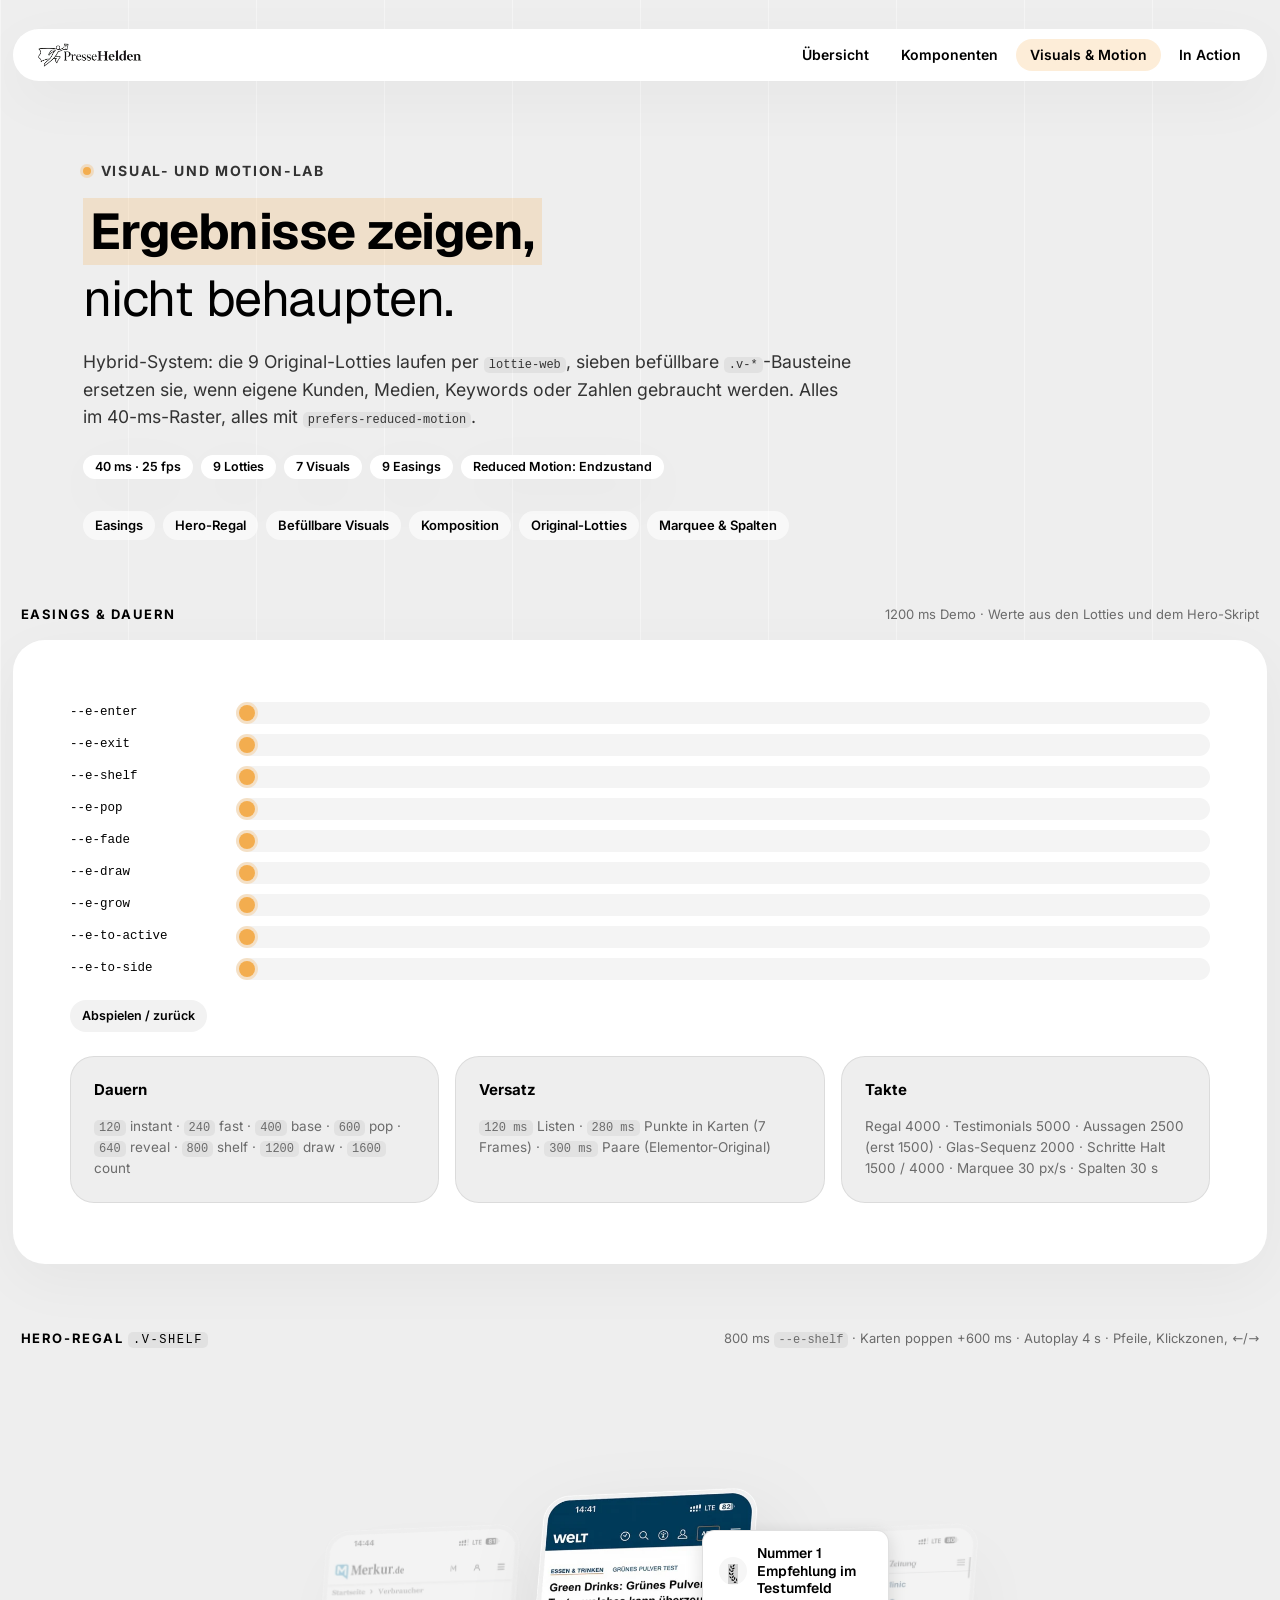
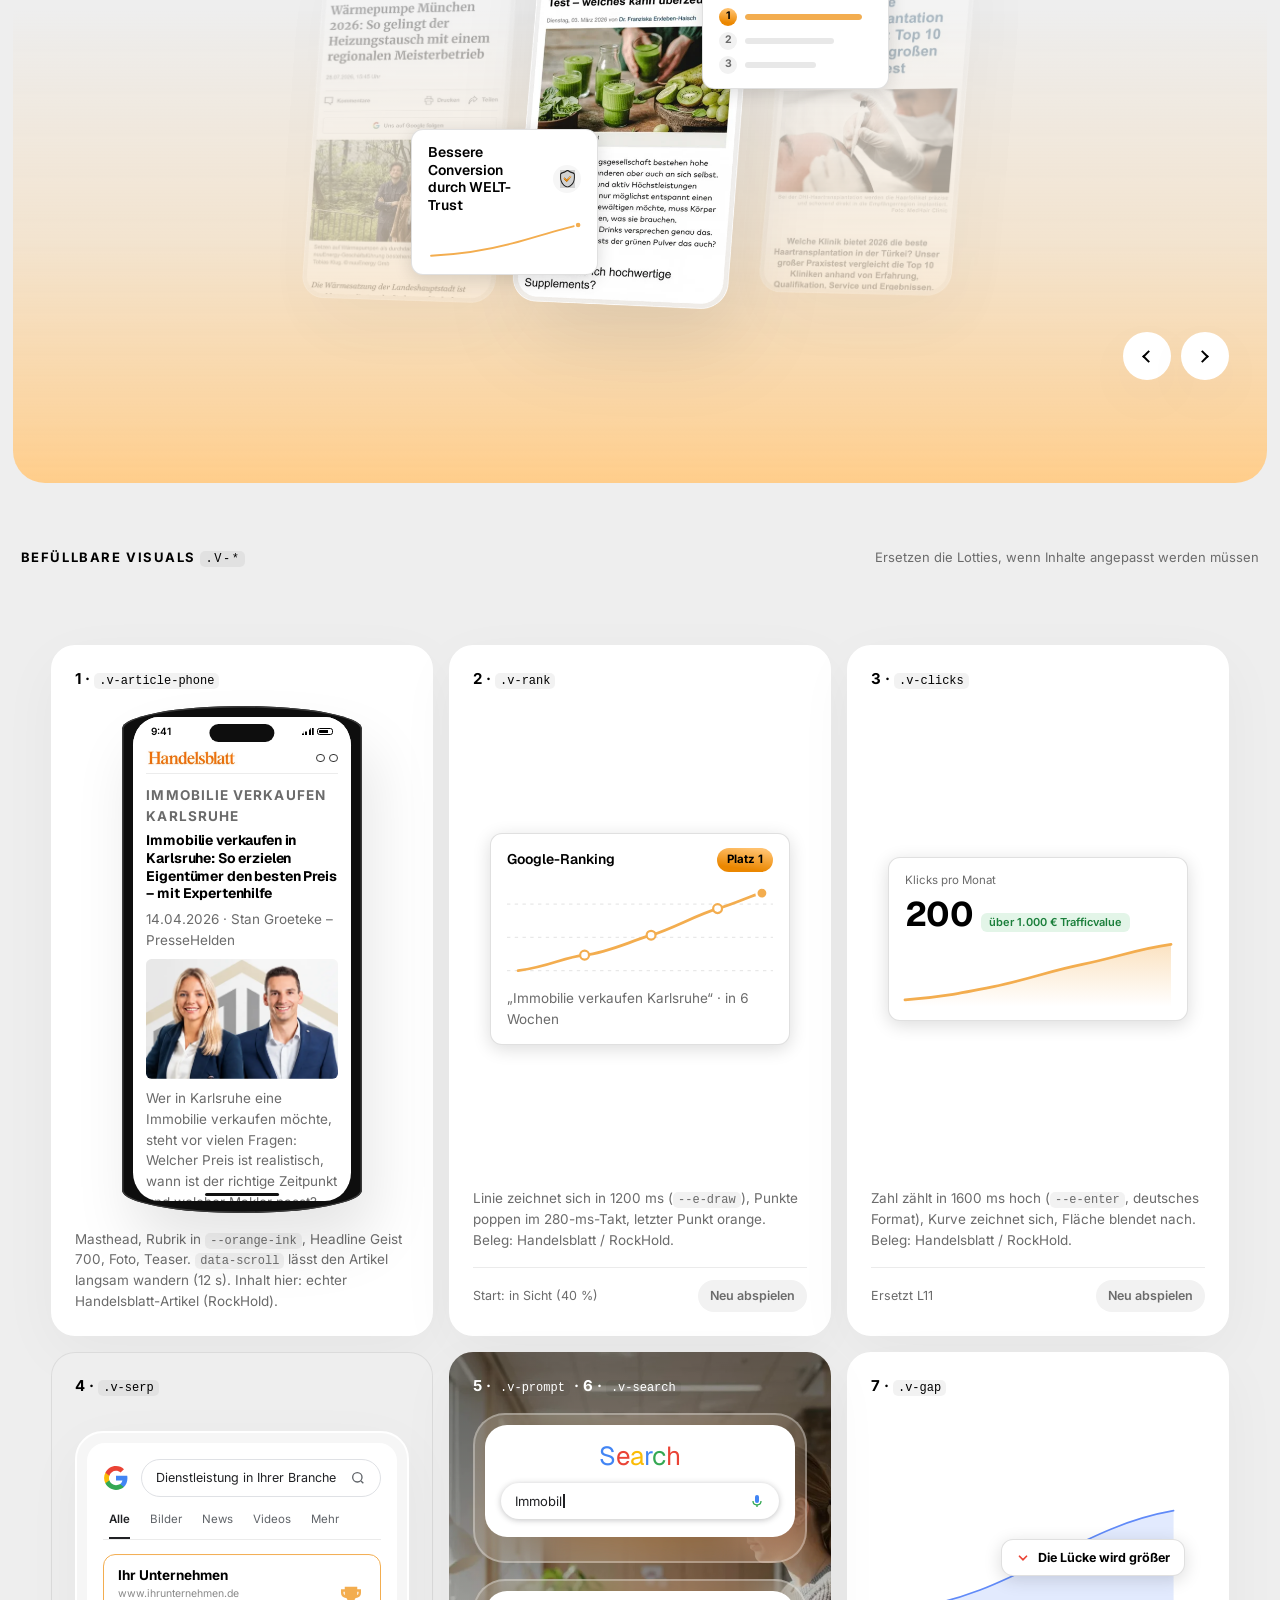
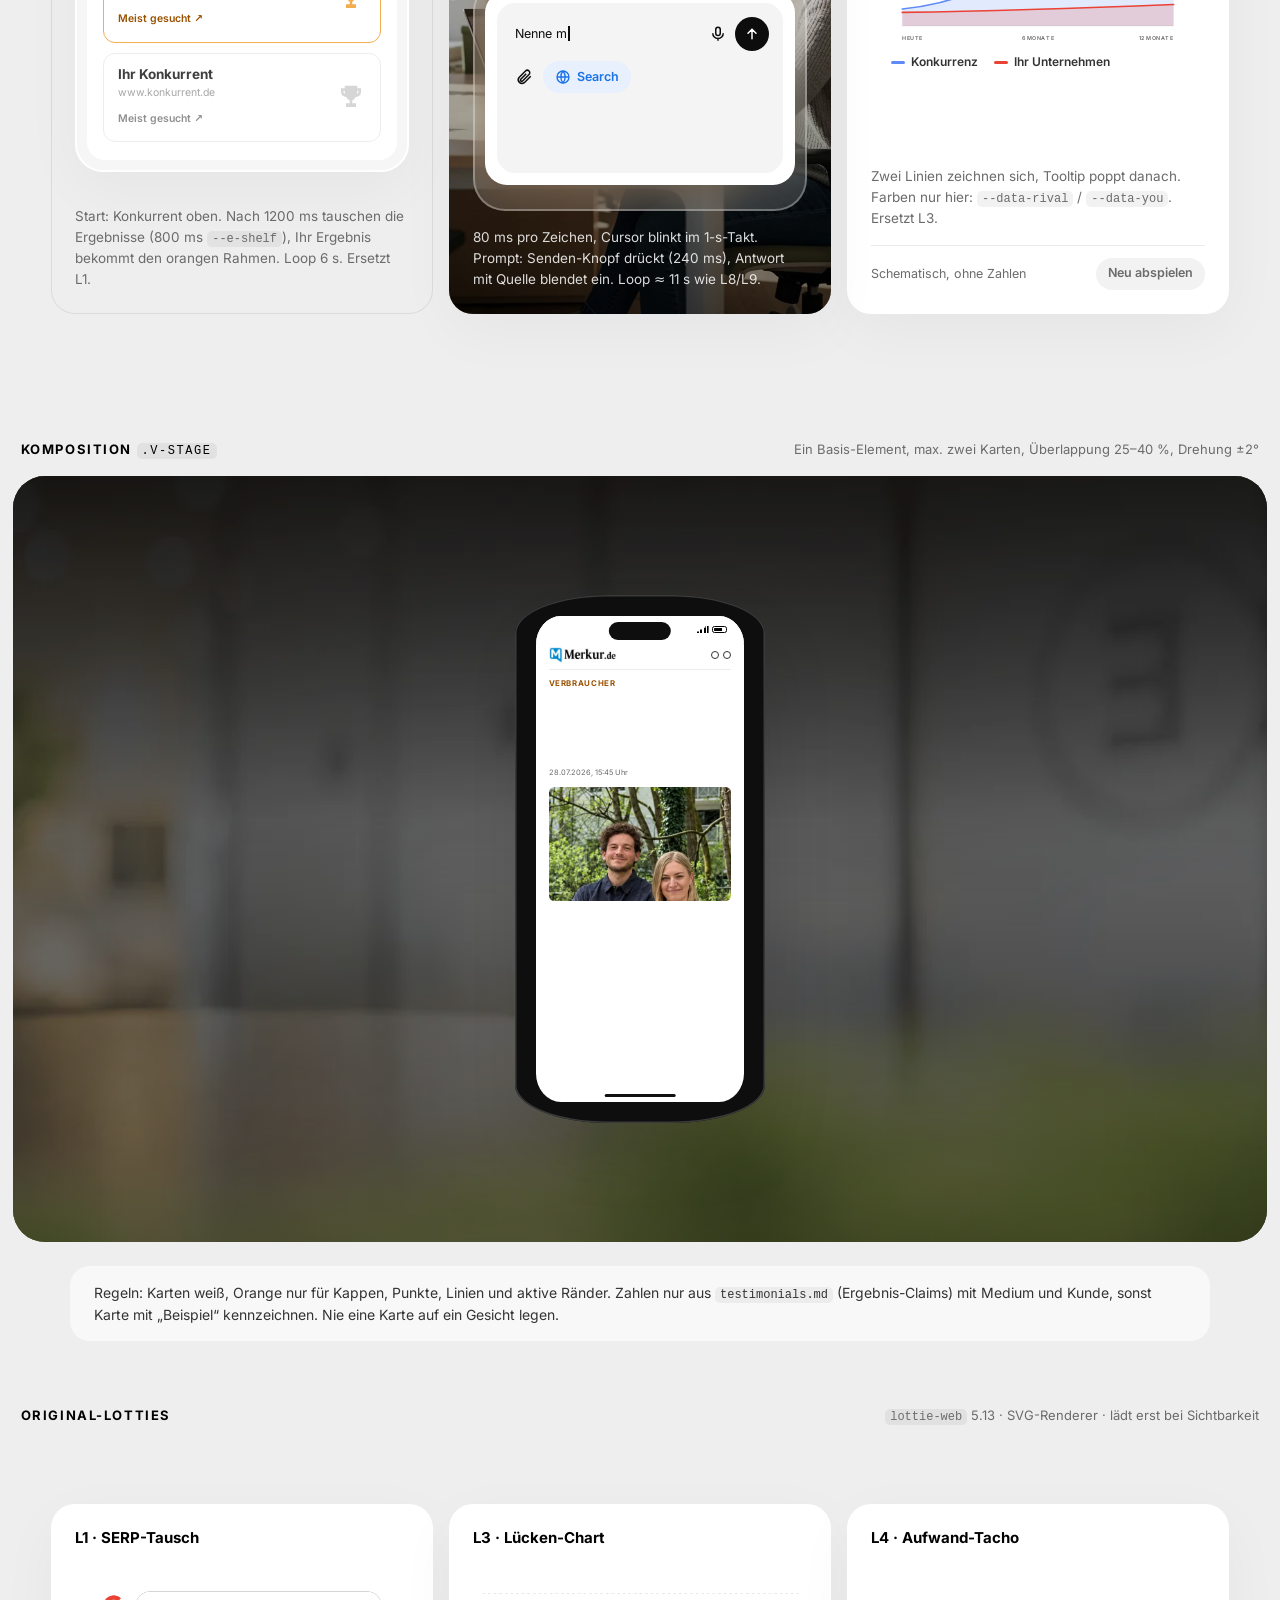
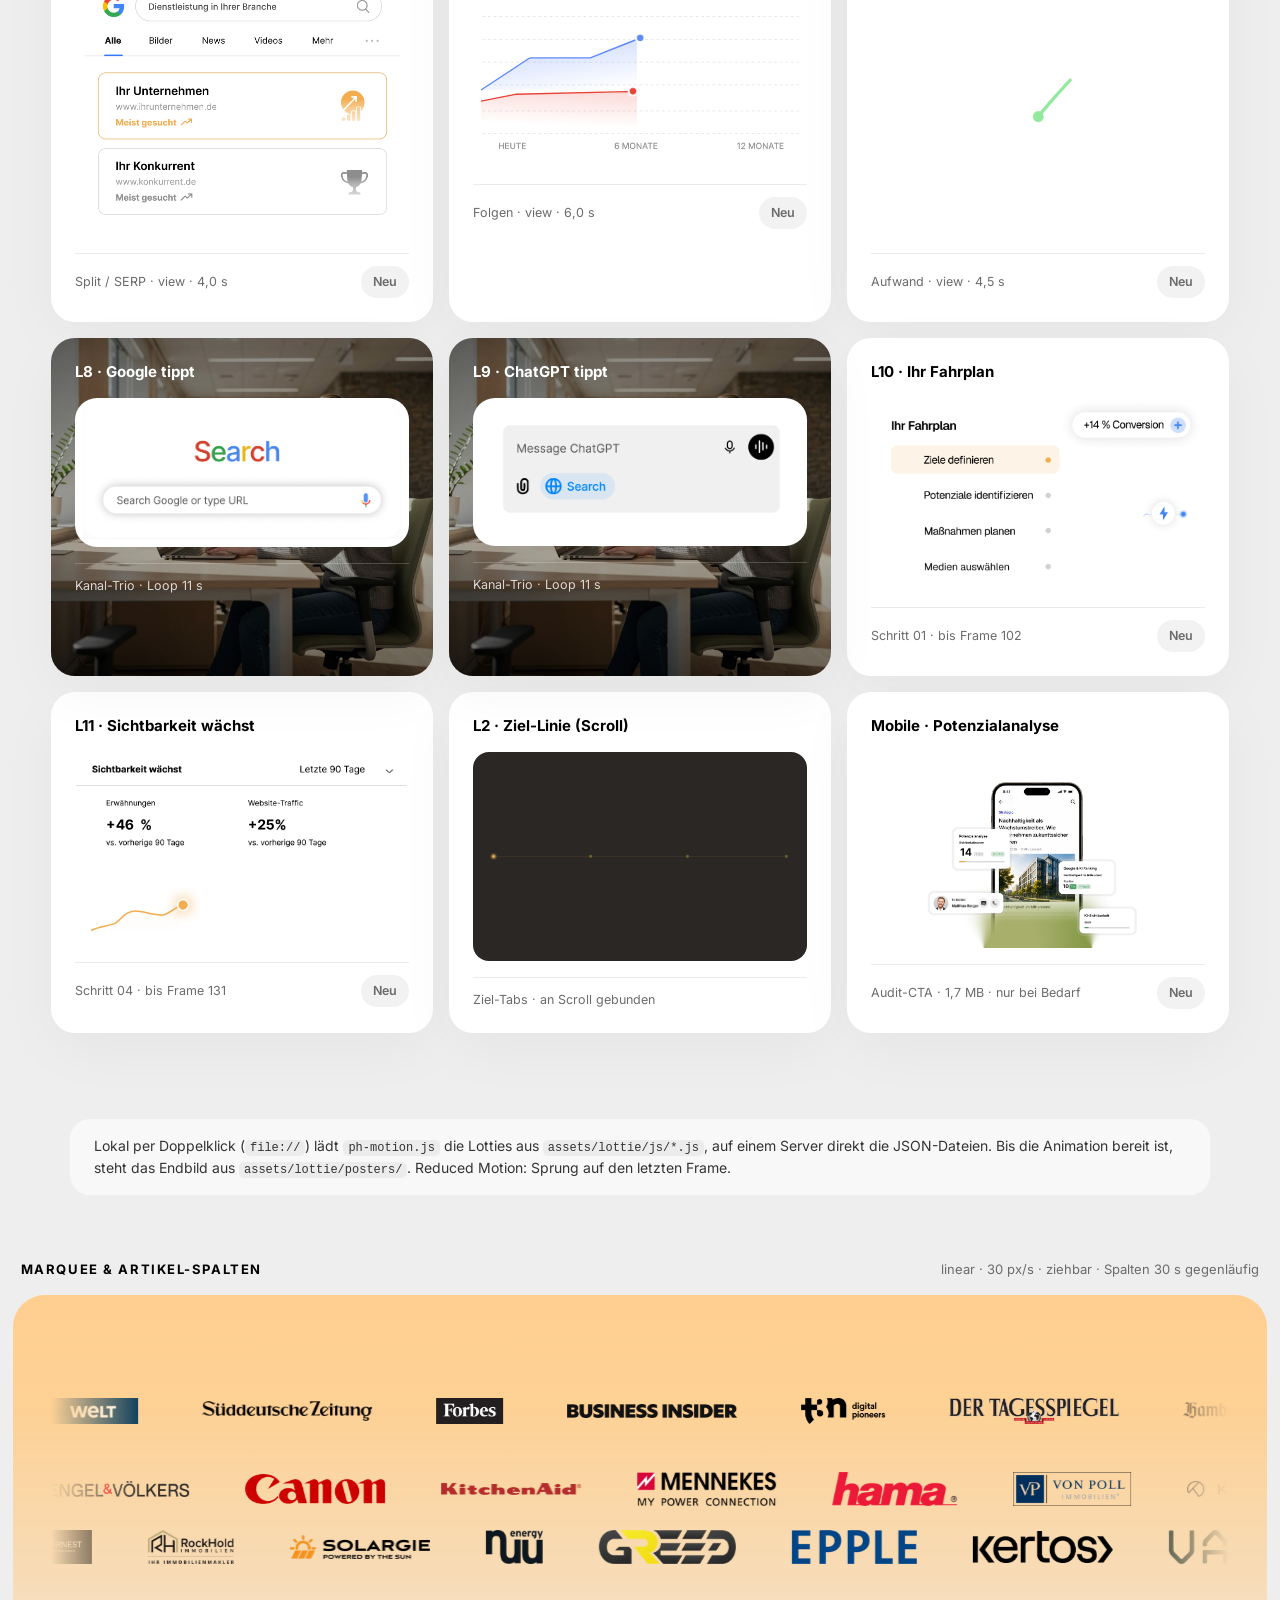
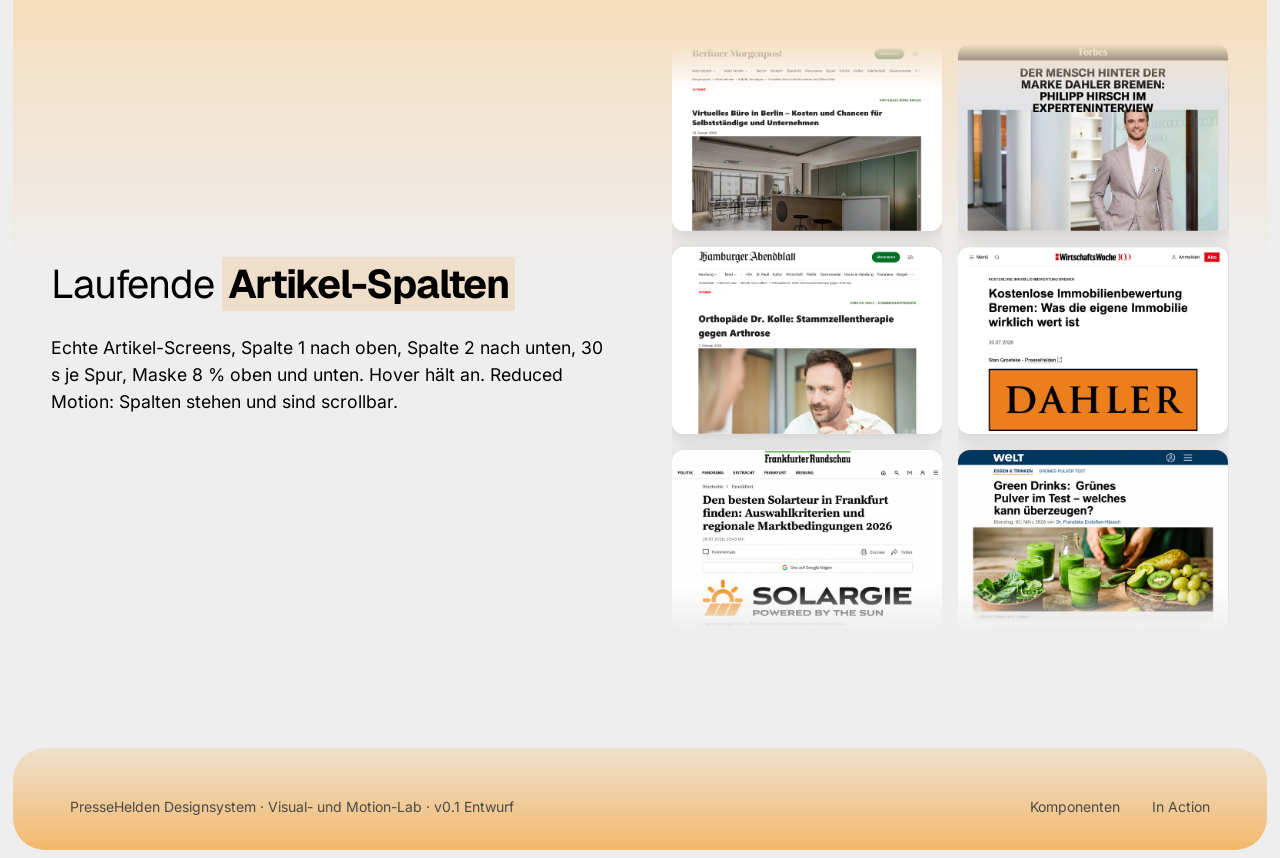
<file: visuals.html>
<!doctype html>
<html lang="de">
<head>
  <meta charset="UTF-8" />
  <meta name="viewport" content="width=device-width, initial-scale=1.0" />
  <title>PresseHelden · Visual- und Motion-Lab</title>
  <link rel="preload" href="assets/fonts/geist-700.woff2" as="font" type="font/woff2" crossorigin />
  <link rel="preload" href="assets/fonts/inter-400.woff2" as="font" type="font/woff2" crossorigin />
  <link rel="stylesheet" href="ph.css" />
  <link rel="stylesheet" href="doc.css" />
</head>
<body class="ph-page">

  <header class="doc-top">
    <div class="doc-top__bar">
      <img src="assets/logo/pressehelden-logo-quer.webp" alt="PresseHelden" />
      <nav aria-label="Dokumentation">
        <a href="index.html">Übersicht</a>
        <a href="components.html">Komponenten</a>
        <a href="visuals.html" aria-current="page">Visuals &amp; Motion</a>
        <a href="in-action.html">In Action</a>
      </nav>
    </div>
  </header>

  <main>
    <div class="doc-hero" style="padding-inline: var(--shell-inset)">
      <p class="ph-eyebrow">Visual- und Motion-Lab</p>
      <h1 class="ph-display" style="margin-top:16px"><mark>Ergebnisse zeigen,</mark> <span class="ph-display__rest">nicht behaupten.</span></h1>
      <p>Hybrid-System: die 9 Original-Lotties laufen per <code>lottie-web</code>, sieben befüllbare <code>.v-*</code>-Bausteine ersetzen sie, wenn eigene Kunden, Medien, Keywords oder Zahlen gebraucht werden. Alles im 40-ms-Raster, alles mit <code>prefers-reduced-motion</code>.</p>
      <div class="doc-meta"><span>40 ms · 25 fps</span><span>9 Lotties</span><span>7 Visuals</span><span>9 Easings</span><span>Reduced Motion: Endzustand</span></div>
    </div>

    <nav class="doc-toc" aria-label="Inhalt" style="padding-inline: var(--shell-inset)">
      <a href="#easing">Easings</a><a href="#shelf">Hero-Regal</a><a href="#fillable">Befüllbare Visuals</a><a href="#stage">Komposition</a><a href="#lotties">Original-Lotties</a><a href="#loops">Marquee &amp; Spalten</a>
    </nav>

    <!-- ===================== EASING ===================== -->
    <div class="doc-label" id="easing"><h2>Easings &amp; Dauern</h2><p>1200 ms Demo · Werte aus den Lotties und dem Hero-Skript</p></div>
    <section class="ph-shell ph-shell--paper ph-shell--tight">
      <div class="ph-container">
        <div class="doc-ease" id="ease-demo">
          <div class="doc-ease__row"><code>--e-enter</code><div class="doc-ease__lane" style="--ease: var(--e-enter)"><i></i></div></div>
          <div class="doc-ease__row"><code>--e-exit</code><div class="doc-ease__lane" style="--ease: var(--e-exit)"><i></i></div></div>
          <div class="doc-ease__row"><code>--e-shelf</code><div class="doc-ease__lane" style="--ease: var(--e-shelf)"><i></i></div></div>
          <div class="doc-ease__row"><code>--e-pop</code><div class="doc-ease__lane" style="--ease: var(--e-pop)"><i></i></div></div>
          <div class="doc-ease__row"><code>--e-fade</code><div class="doc-ease__lane" style="--ease: var(--e-fade)"><i></i></div></div>
          <div class="doc-ease__row"><code>--e-draw</code><div class="doc-ease__lane" style="--ease: var(--e-draw)"><i></i></div></div>
          <div class="doc-ease__row"><code>--e-grow</code><div class="doc-ease__lane" style="--ease: var(--e-grow)"><i></i></div></div>
          <div class="doc-ease__row"><code>--e-to-active</code><div class="doc-ease__lane" style="--ease: var(--e-to-active)"><i></i></div></div>
          <div class="doc-ease__row"><code>--e-to-side</code><div class="doc-ease__lane" style="--ease: var(--e-to-side)"><i></i></div></div>
        </div>
        <p style="margin-top:20px"><button class="doc-btn" type="button" onclick="document.getElementById('ease-demo').classList.toggle('is-run')">Abspielen / zurück</button></p>
        <div class="doc-grid doc-grid--3" style="margin-top:24px">
          <div class="doc-tile doc-tile--grey"><h3>Dauern</h3><p><code>120</code> instant · <code>240</code> fast · <code>400</code> base · <code>600</code> pop · <code>640</code> reveal · <code>800</code> shelf · <code>1200</code> draw · <code>1600</code> count</p></div>
          <div class="doc-tile doc-tile--grey"><h3>Versatz</h3><p><code>120 ms</code> Listen · <code>280 ms</code> Punkte in Karten (7 Frames) · <code>300 ms</code> Paare (Elementor-Original)</p></div>
          <div class="doc-tile doc-tile--grey"><h3>Takte</h3><p>Regal 4000 · Testimonials 5000 · Aussagen 2500 (erst 1500) · Glas-Sequenz 2000 · Schritte Halt 1500 / 4000 · Marquee 30 px/s · Spalten 30 s</p></div>
        </div>
      </div>
    </section>

    <!-- ===================== SHELF ===================== -->
    <div class="doc-label" id="shelf"><h2>Hero-Regal <code>.v-shelf</code></h2><p>800 ms <code>--e-shelf</code> · Karten poppen +600 ms · Autoplay 4 s · Pfeile, Klickzonen, ←/→</p></div>
    <section class="ph-shell ph-shell--wash-up">
      <div class="ph-container ph-container--wide">
        <div class="v-shelf" data-shelf data-autoplay="4000" tabindex="0" role="region" aria-roledescription="Karussell" aria-label="Veröffentlichungen unserer Kunden">
          <div class="v-shelf__stage">

            <div class="v-shelf__slide" aria-label="WELT: Green Drinks im Test">
              <img class="v-shelf__phone" src="assets/phones/phone-1-welt.webp" alt="Artikel in der WELT: Green Drinks im Test" />
              <div class="v-card v-shelf__card v-shelf__card--top">
                <div class="v-card__head" style="justify-content:flex-start"><span class="v-card__ico"><img src="assets/icons/hero-elemente/laurel.svg" alt="" /></span><span class="v-card__title">Nummer 1 Empfehlung im Testumfeld</span></div>
                <div class="v-rows"><div class="is-top"><span>1</span><i class="v-bar v-bar--ph" style="--w:92%"><i style="--v:1"></i></i></div><div><span>2</span><i class="v-bar v-bar--ph" style="--w:70%"></i></div><div><span>3</span><i class="v-bar v-bar--ph" style="--w:56%"></i></div></div>
              </div>
              <div class="v-card v-shelf__card v-shelf__card--bottom">
                <div class="v-card__head"><span class="v-card__title">Bessere Conversion durch WELT-Trust</span><span class="v-card__ico"><img src="assets/icons/hero-elemente/shield.svg" alt="" /></span></div>
                <svg class="v-spark" viewBox="0 0 200 50" aria-hidden="true"><path class="v-line" pathLength="1" d="M4 44 C50 42 80 36 110 28 S170 10 196 4" /><circle class="v-dot v-dot--hot v-pop" style="--i:0" cx="196" cy="4" r="4" /></svg>
              </div>
            </div>

            <div class="v-shelf__slide" aria-label="Süddeutsche Zeitung: Haartransplantation">
              <img class="v-shelf__phone" src="assets/phones/phone-2-sueddeutsche.webp" alt="Artikel in der Süddeutschen Zeitung: Haartransplantation Türkei 2026" />
              <div class="v-card v-shelf__card v-shelf__card--top">
                <div class="v-card__head"><span class="v-card__title">Google: dauerhaft Top&nbsp;3</span><span class="v-chip">↗ Top 3</span></div>
                <p class="v-card__meta">bei 8–12 Tsd. Suchvolumen</p>
                <div class="v-rows"><div><span>1</span><i class="v-bar v-bar--ph" style="--w:80%"></i></div><div class="is-top"><span>2</span><i class="v-bar v-bar--ph" style="--w:92%"><i style="--v:1"></i></i></div><div><span>3</span><i class="v-bar v-bar--ph" style="--w:64%"></i></div></div>
              </div>
              <div class="v-card v-shelf__card v-shelf__card--bottom">
                <span class="v-card__title">Sichtbar in ChatGPT und Gemini</span>
                <div class="v-icons"><img src="assets/icons/chatgpt.svg" alt="ChatGPT" /><img src="assets/icons/hero-elemente/gemini.svg" alt="Gemini" /></div>
              </div>
            </div>

            <div class="v-shelf__slide" aria-label="Forbes: Experteninterview DAHLER Bremen">
              <img class="v-shelf__phone" src="assets/phones/phone-3-forbes.webp" alt="Experteninterview bei Forbes mit DAHLER Bremen" />
              <div class="v-card v-shelf__card v-shelf__card--top">
                <div class="v-card__head" style="justify-content:flex-start"><span class="v-card__ico"><img src="assets/icons/hero-elemente/mic.svg" alt="" /></span><span class="v-card__title">Platzierung als Experteninterview</span></div>
              </div>
              <div class="v-card v-shelf__card v-shelf__card--bottom">
                <span class="v-card__title">Mehr Vertrauen dank Interview + Social Posting</span>
                <img class="v-card__media" src="assets/icons/hero-elemente/people.svg" alt="" style="width:64px" />
              </div>
            </div>

            <div class="v-shelf__slide" aria-label="t3n: Bester Kaffeevollautomat 2026">
              <img class="v-shelf__phone" src="assets/phones/phone-4-t3n.webp" alt="Artikel bei t3n: Bester Kaffeevollautomat 2026" />
              <div class="v-card v-shelf__card v-shelf__card--top">
                <div class="v-card__head"><span class="v-card__title">„Bekannt aus t3n“-Logo</span><img src="assets/icons/hero-elemente/t3n.png" alt="t3n" style="width:40px" /></div>
              </div>
              <div class="v-card v-shelf__card v-shelf__card--bottom">
                <p class="v-card__meta" style="margin:0">Unique User pro Monat im t3n-Newsfeed</p>
                <p class="v-card__big" style="margin-top:6px"><span data-count="4.5" data-decimals="1">4,5</span> <small>Mio.</small></p>
              </div>
            </div>

            <div class="v-shelf__slide" aria-label="Handelsblatt: Immobilie verkaufen in Karlsruhe">
              <img class="v-shelf__phone" src="assets/phones/phone-5-handelsblatt.webp" alt="Artikel im Handelsblatt: Immobilie verkaufen in Karlsruhe, RockHold Immobilien" />
              <div class="v-card v-rank v-shelf__card v-shelf__card--top">
                <div class="v-card__head"><span class="v-card__title">Google-Ranking</span><span class="v-badge">Platz 1</span></div>
                <svg class="v-rank__chart" viewBox="0 0 240 90" aria-hidden="true">
                  <line class="v-rank__grid" x1="0" y1="20" x2="240" y2="20" /><line class="v-rank__grid" x1="0" y1="50" x2="240" y2="50" /><line class="v-rank__grid" x1="0" y1="80" x2="240" y2="80" />
                  <path class="v-line" pathLength="1" d="M10 80 C40 76 50 68 70 66 S110 54 130 48 S170 30 190 24 S220 12 230 10" />
                  <circle class="v-dot v-pop" style="--i:0" cx="70" cy="66" r="4" /><circle class="v-dot v-pop" style="--i:1" cx="130" cy="48" r="4" /><circle class="v-dot v-pop" style="--i:2" cx="190" cy="24" r="4" /><circle class="v-dot v-dot--hot v-pop" style="--i:3" cx="230" cy="10" r="5" />
                </svg>
                <p class="v-card__meta">„Immobilie verkaufen Karlsruhe“ · in 6 Wochen</p>
              </div>
              <div class="v-card v-clicks v-shelf__card v-shelf__card--bottom">
                <span class="v-card__meta" style="margin:0">Klicks pro Monat</span>
                <div class="v-clicks__num"><span class="v-card__big" data-count="200">200</span><span class="v-chip">über 1.000 € Trafficvalue</span></div>
                <svg class="v-clicks__chart" viewBox="0 0 240 60" aria-hidden="true"><defs><linearGradient id="vc-a1" x1="0" y1="0" x2="0" y2="1"><stop offset="0" stop-color="#F3AD4F" stop-opacity=".35" /><stop offset="1" stop-color="#F3AD4F" stop-opacity="0" /></linearGradient></defs><path class="v-area" fill="url(#vc-a1)" d="M0 54 C30 52 50 48 80 42 S130 28 160 22 S210 8 240 4 L240 60 L0 60 Z" /><path class="v-line" pathLength="1" d="M0 54 C30 52 50 48 80 42 S130 28 160 22 S210 8 240 4" /></svg>
              </div>
            </div>

            <div class="v-shelf__slide" aria-label="Merkur.de: Wärmepumpe München 2026">
              <img class="v-shelf__phone" src="assets/phones/phone-6-merkur.webp" alt="Artikel bei Merkur.de: Wärmepumpe München 2026" />
              <div class="v-card v-shelf__card v-shelf__card--top">
                <div class="v-card__head" style="justify-content:flex-start"><span class="v-card__ico"><img src="assets/icons/hero-elemente/pin-map.svg" alt="" /></span><span class="v-card__title">Exklusive Platzierung als regional führender Anbieter</span></div>
              </div>
              <div class="v-card v-shelf__card v-shelf__card--bottom">
                <span class="v-card__title">Gezielte Leadansprache Region München</span>
                <img class="v-card__media" src="assets/icons/hero-elemente/lead-row.svg" alt="" style="width:110px" />
              </div>
            </div>

          </div>
          <button class="v-shelf__zone v-shelf__zone--prev" type="button" data-shelf-prev aria-label="Vorherige Veröffentlichung"></button>
          <button class="v-shelf__zone v-shelf__zone--next" type="button" data-shelf-next aria-label="Nächste Veröffentlichung"></button>
          <div class="v-shelf__controls">
            <button class="ph-arrow ph-arrow--prev" type="button" data-shelf-prev aria-label="Zurück"></button>
            <button class="ph-arrow ph-arrow--next" type="button" data-shelf-next aria-label="Weiter"></button>
          </div>
        </div>
      </div>
    </section>

    <!-- ===================== FILLABLE ===================== -->
    <div class="doc-label" id="fillable"><h2>Befüllbare Visuals <code>.v-*</code></h2><p>Ersetzen die Lotties, wenn Inhalte angepasst werden müssen</p></div>
    <section class="ph-shell ph-shell--tight">
      <div class="ph-container ph-container--wide">
        <div class="doc-grid doc-grid--3">

          <article class="doc-tile">
            <h3>1 · <code>.v-article-phone</code></h3>
            <div class="doc-tile__stage">
              <div class="v-article-phone" data-scroll style="max-width:240px">
                <div class="v-article-phone__screen">
                  <div class="v-article-phone__status"><span>9:41</span><i class="v-article-phone__island"></i><span class="v-article-phone__sys"><i></i><i></i></span></div>
                  <div class="v-article-phone__scroll">
                    <div class="v-article-phone__mast"><img src="assets/artikel/crops/mast-handelsblatt.webp" alt="Handelsblatt" /><span><i></i><i></i></span></div>
                    <p class="v-article-phone__kicker">Immobilie verkaufen Karlsruhe</p>
                    <h4 class="v-article-phone__title">Immobilie verkaufen in Karlsruhe: So erzielen Eigentümer den besten Preis – mit Expertenhilfe</h4>
                    <p class="v-article-phone__by">14.04.2026 · Stan Groeteke – PresseHelden</p>
                    <img class="v-article-phone__img" src="assets/artikel/crops/foto-handelsblatt-rockhold.webp" alt="Das Team von RockHold Immobilien" />
                    <p class="v-article-phone__text">Wer in Karlsruhe eine Immobilie verkaufen möchte, steht vor vielen Fragen: Welcher Preis ist realistisch, wann ist der richtige Zeitpunkt und welcher Makler passt?</p>
                  </div>
                  <i class="v-article-phone__home"></i>
                </div>
              </div>
            </div>
            <p>Masthead, Rubrik in <code>--orange-ink</code>, Headline Geist 700, Foto, Teaser. <code>data-scroll</code> lässt den Artikel langsam wandern (12 s). Inhalt hier: echter Handelsblatt-Artikel (RockHold).</p>
          </article>

          <article class="doc-tile">
            <h3>2 · <code>.v-rank</code></h3>
            <div class="doc-tile__stage">
              <div class="v-card v-rank">
                <div class="v-card__head"><span class="v-card__title">Google-Ranking</span><span class="v-badge">Platz 1</span></div>
                <svg class="v-rank__chart" viewBox="0 0 240 90" aria-hidden="true">
                  <line class="v-rank__grid" x1="0" y1="20" x2="240" y2="20" /><line class="v-rank__grid" x1="0" y1="50" x2="240" y2="50" /><line class="v-rank__grid" x1="0" y1="80" x2="240" y2="80" />
                  <path class="v-line" pathLength="1" d="M10 80 C40 76 50 68 70 66 S110 54 130 48 S170 30 190 24 S220 12 230 10" />
                  <circle class="v-dot v-pop" style="--i:0" cx="70" cy="66" r="4" /><circle class="v-dot v-pop" style="--i:1" cx="130" cy="48" r="4" /><circle class="v-dot v-pop" style="--i:2" cx="190" cy="24" r="4" /><circle class="v-dot v-dot--hot v-pop" style="--i:3" cx="230" cy="10" r="5" />
                </svg>
                <p class="v-card__meta">„Immobilie verkaufen Karlsruhe“ · in 6 Wochen</p>
              </div>
            </div>
            <p>Linie zeichnet sich in 1200 ms (<code>--e-draw</code>), Punkte poppen im 280-ms-Takt, letzter Punkt orange. Beleg: Handelsblatt / RockHold.</p>
            <div class="doc-tile__foot"><span>Start: in Sicht (40 %)</span><button class="doc-btn" type="button" data-replay>Neu abspielen</button></div>
          </article>

          <article class="doc-tile">
            <h3>3 · <code>.v-clicks</code></h3>
            <div class="doc-tile__stage">
              <div class="v-card v-clicks">
                <span class="v-card__meta" style="margin:0">Klicks pro Monat</span>
                <div class="v-clicks__num"><span class="v-card__big" data-count="200">200</span><span class="v-chip">über 1.000 € Trafficvalue</span></div>
                <svg class="v-clicks__chart" viewBox="0 0 240 60" aria-hidden="true"><defs><linearGradient id="vc-a2" x1="0" y1="0" x2="0" y2="1"><stop offset="0" stop-color="#F3AD4F" stop-opacity=".35" /><stop offset="1" stop-color="#F3AD4F" stop-opacity="0" /></linearGradient></defs><path class="v-area" fill="url(#vc-a2)" d="M0 54 C30 52 50 48 80 42 S130 28 160 22 S210 8 240 4 L240 60 L0 60 Z" /><path class="v-line" pathLength="1" d="M0 54 C30 52 50 48 80 42 S130 28 160 22 S210 8 240 4" /></svg>
              </div>
            </div>
            <p>Zahl zählt in 1600 ms hoch (<code>--e-enter</code>, deutsches Format), Kurve zeichnet sich, Fläche blendet nach. Beleg: Handelsblatt / RockHold.</p>
            <div class="doc-tile__foot"><span>Ersetzt L11</span><button class="doc-btn" type="button" data-replay>Neu abspielen</button></div>
          </article>

          <article class="doc-tile doc-tile--grey">
            <h3>4 · <code>.v-serp</code></h3>
            <div class="doc-tile__stage">
              <div class="v-serp" data-serp data-loop="6000">
                <div class="v-serp__inner">
                  <div class="v-serp__bar"><img src="assets/icons/google-g.svg" alt="" /><span class="v-serp__q">Dienstleistung in Ihrer Branche <svg viewBox="0 0 24 24" fill="none" stroke="currentColor" stroke-width="2" aria-hidden="true"><circle cx="11" cy="11" r="7" /><path d="m20 20-3.5-3.5" /></svg></span></div>
                  <div class="v-serp__tabs"><span class="is-active">Alle</span><span>Bilder</span><span>News</span><span>Videos</span><span>Mehr</span></div>
                  <ol class="v-serp__list">
                    <li class="v-serp__res v-serp__res--you"><div><span class="v-serp__name">Ihr Unternehmen</span><span class="v-serp__url">www.ihrunternehmen.de</span><span class="v-serp__tag">Meist gesucht ↗</span></div><svg class="v-serp__trophy" viewBox="0 0 24 24" fill="currentColor" aria-hidden="true"><path d="M7 3h10v2h3v3a4 4 0 0 1-4 4h-.3A5 5 0 0 1 13 14.9V17h3v3H8v-3h3v-2.1A5 5 0 0 1 8.3 12H8a4 4 0 0 1-4-4V5h3V3zm-1 4v1a2 2 0 0 0 1 1.7V7H6zm11 0v2.7A2 2 0 0 0 18 8V7h-1z" /></svg></li>
                    <li class="v-serp__res v-serp__res--rival"><div><span class="v-serp__name">Ihr Konkurrent</span><span class="v-serp__url">www.konkurrent.de</span><span class="v-serp__tag">Meist gesucht ↗</span></div><svg class="v-serp__trophy" viewBox="0 0 24 24" fill="currentColor" aria-hidden="true"><path d="M7 3h10v2h3v3a4 4 0 0 1-4 4h-.3A5 5 0 0 1 13 14.9V17h3v3H8v-3h3v-2.1A5 5 0 0 1 8.3 12H8a4 4 0 0 1-4-4V5h3V3zm-1 4v1a2 2 0 0 0 1 1.7V7H6zm11 0v2.7A2 2 0 0 0 18 8V7h-1z" /></svg></li>
                  </ol>
                </div>
              </div>
            </div>
            <p>Start: Konkurrent oben. Nach 1200 ms tauschen die Ergebnisse (800 ms <code>--e-shelf</code>), Ihr Ergebnis bekommt den orangen Rahmen. Loop 6 s. Ersetzt L1.</p>
          </article>

          <article class="doc-tile doc-tile--photo">
            <h3>5 · <code>.v-prompt</code> · 6 · <code>.v-search</code></h3>
            <div class="doc-tile__stage" style="gap:16px">
              <div class="ph-channel" style="width:100%">
                <div class="ph-channel__media" style="height:auto">
                  <div class="v-search" data-type-loop>
                    <div class="v-search__word" aria-hidden="true"><span>S</span><span>e</span><span>a</span><span>r</span><span>c</span><span>h</span></div>
                    <div class="v-search__field"><span><span class="v-type" data-type="Immobilie verkaufen München"></span><span class="v-caret"></span></span><svg viewBox="0 0 24 24" aria-hidden="true"><path fill="#4285F4" d="M12 15a3 3 0 0 0 3-3V6a3 3 0 0 0-6 0v6a3 3 0 0 0 3 3z" /><path fill="#34A853" d="M17 12a5 5 0 0 1-10 0H5a7 7 0 0 0 6 6.9V21h2v-2.1A7 7 0 0 0 19 12h-2z" /></svg></div>
                  </div>
                </div>
              </div>
              <div class="ph-channel" style="width:100%">
                <div class="ph-channel__media" style="height:auto; padding:12px">
                  <div class="v-prompt" data-type-loop>
                    <div class="v-prompt__field">
                      <span class="v-prompt__text"><span class="v-type" data-type="Nenne mir den besten Immobilienmakler in Hannover"></span><span class="v-caret"></span></span>
                      <svg class="v-prompt__mic" viewBox="0 0 24 24" fill="none" stroke="currentColor" stroke-width="2" aria-hidden="true"><rect x="9" y="3" width="6" height="11" rx="3" /><path d="M5 11a7 7 0 0 0 14 0M12 18v3" /></svg>
                      <span class="v-prompt__send"><svg viewBox="0 0 24 24" fill="none" stroke="currentColor" stroke-width="2.2" stroke-linecap="round" aria-hidden="true"><path d="M12 19V5M6 11l6-6 6 6" /></svg></span>
                    </div>
                    <div class="v-prompt__tools">
                      <svg viewBox="0 0 24 24" fill="none" stroke="currentColor" stroke-width="2" aria-hidden="true"><path d="m21 11-8.6 8.6a5 5 0 0 1-7-7L14 4a3.3 3.3 0 0 1 4.7 4.7l-8.6 8.6a1.7 1.7 0 0 1-2.4-2.4L15 7.6" /></svg>
                      <span class="v-prompt__search"><svg viewBox="0 0 24 24" fill="none" stroke="currentColor" stroke-width="2" aria-hidden="true"><circle cx="12" cy="12" r="9" /><path d="M3 12h18M12 3a14 14 0 0 1 0 18M12 3a14 14 0 0 0 0 18" /></svg>Search</span>
                    </div>
                    <p class="v-prompt__answer">Empfehlung: <strong>Ihr Unternehmen</strong> <span class="v-src">Quelle: Medienartikel</span> <span class="v-chip v-chip--neutral">Beispiel</span></p>
                  </div>
                </div>
              </div>
            </div>
            <p>80 ms pro Zeichen, Cursor blinkt im 1-s-Takt. Prompt: Senden-Knopf drückt (240 ms), Antwort mit Quelle blendet ein. Loop ≈ 11 s wie L8/L9.</p>
          </article>

          <article class="doc-tile">
            <h3>7 · <code>.v-gap</code></h3>
            <div class="doc-tile__stage">
              <div class="v-gap">
                <svg viewBox="0 0 520 260" aria-hidden="true">
                  <line x1="20" y1="230" x2="500" y2="230" stroke="#E2E2E2" />
                  <path class="v-gap__area-rival v-area" d="M20 200 C120 190 200 150 280 110 S420 40 500 26 L500 230 L20 230 Z" />
                  <path class="v-gap__area-you v-area" d="M20 206 C150 204 300 200 500 192 L500 230 L20 230 Z" />
                  <path class="v-line v-gap__rival" pathLength="1" d="M20 200 C120 190 200 150 280 110 S420 40 500 26" />
                  <path class="v-line v-gap__you" pathLength="1" d="M20 206 C150 204 300 200 500 192" />
                  <text class="v-gap__axis" x="20" y="254">HEUTE</text><text class="v-gap__axis" x="260" y="254" text-anchor="middle">6 MONATE</text><text class="v-gap__axis" x="500" y="254" text-anchor="end">12 MONATE</text>
                </svg>
                <div class="v-gap__tip"><svg viewBox="0 0 24 24" fill="none" stroke="currentColor" stroke-width="3" stroke-linecap="round" aria-hidden="true"><path d="m6 9 6 6 6-6" /></svg>Die Lücke wird größer</div>
                <div class="v-gap__legend"><span class="is-rival"><b>Konkurrenz</b></span><span class="is-you"><b>Ihr Unternehmen</b></span></div>
              </div>
            </div>
            <p>Zwei Linien zeichnen sich, Tooltip poppt danach. Farben nur hier: <code>--data-rival</code> / <code>--data-you</code>. Ersetzt L3.</p>
            <div class="doc-tile__foot"><span>Schematisch, ohne Zahlen</span><button class="doc-btn" type="button" data-replay>Neu abspielen</button></div>
          </article>

        </div>
      </div>
    </section>

    <!-- ===================== STAGE ===================== -->
    <div class="doc-label" id="stage"><h2>Komposition <code>.v-stage</code></h2><p>Ein Basis-Element, max. zwei Karten, Überlappung 25–40 %, Drehung ±2°</p></div>
    <section class="ph-shell ph-shell--photo">
      <img class="ph-shell__photo" src="assets/fotos/buero-unscharf-hintergrund.webp" alt="" />
      <div class="ph-container">
        <div class="v-stage" style="max-width:620px; margin-inline:auto; min-height:560px">
          <div class="v-article-phone" style="max-width:250px">
            <div class="v-article-phone__screen">
              <div class="v-article-phone__status"><span>9:41</span><i class="v-article-phone__island"></i><span class="v-article-phone__sys"><i></i><i></i></span></div>
              <div class="v-article-phone__scroll">
                <div class="v-article-phone__mast"><img src="assets/artikel/crops/mast-merkur.webp" alt="Merkur.de" /><span><i></i><i></i></span></div>
                <p class="v-article-phone__kicker">Verbraucher</p>
                <h4 class="v-article-phone__title">Wärmepumpe München 2026: So gelingt der Heizungstausch mit einem regionalen Meisterbetrieb</h4>
                <p class="v-article-phone__by">28.07.2026, 15:45 Uhr</p>
                <img class="v-article-phone__img" src="assets/artikel/crops/foto-merkur-nuuenergy.webp" alt="Die Geschäftsführung von nuuEnergy" />
              </div>
              <i class="v-article-phone__home"></i>
            </div>
          </div>
          <div class="v-card v-stage__card v-stage__card--tl" data-reveal="pop" data-play>
            <span class="v-card__title">Potenzialanalyse</span>
            <p class="v-card__meta">Sichtbarkeitsscore <span class="v-chip v-chip--neutral" style="margin-left:4px">Beispiel</span></p>
            <p class="v-card__big" style="margin-top:8px"><span data-count="82">82</span> <small>/100</small></p>
            <div class="v-bar" style="margin-top:10px"><i style="--v:.82"></i></div>
          </div>
          <div class="v-card v-stage__card v-stage__card--br v-float" data-reveal="pop" style="--i:2">
            <span class="v-card__title">Gezielte Leadansprache</span>
            <p class="v-card__meta">Region München</p>
            <img class="v-card__media" src="assets/icons/hero-elemente/lead-row.svg" alt="" style="width:110px" />
          </div>
        </div>
      </div>
    </section>
    <p class="doc-note">Regeln: Karten weiß, Orange nur für Kappen, Punkte, Linien und aktive Ränder. Zahlen nur aus <code>testimonials.md</code> (Ergebnis-Claims) mit Medium und Kunde, sonst Karte mit „Beispiel“ kennzeichnen. Nie eine Karte auf ein Gesicht legen.</p>

    <!-- ===================== LOTTIE ===================== -->
    <div class="doc-label" id="lotties"><h2>Original-Lotties</h2><p><code>lottie-web</code> 5.13 · SVG-Renderer · lädt erst bei Sichtbarkeit</p></div>
    <section class="ph-shell ph-shell--tight">
      <div class="ph-container ph-container--wide">
        <div class="doc-grid">
          <article class="doc-tile"><h3>L1 · SERP-Tausch</h3>
            <div class="ph-lottie" style="aspect-ratio:610/500" data-lottie="assets/lottie/L1-desktop-V02.json" data-label="Google-Suchergebnis: Ihr Unternehmen überholt die Konkurrenz"><img class="ph-lottie__poster" src="assets/lottie/posters/L1-desktop-V02.webp" alt="" /></div>
            <div class="doc-tile__foot"><span>Split / SERP · view · 4,0 s</span><button class="doc-btn" type="button" data-lottie-replay>Neu</button></div></article>
          <article class="doc-tile"><h3>L3 · Lücken-Chart</h3>
            <div class="ph-lottie" style="aspect-ratio:709/435" data-lottie="assets/lottie/L3-desktop-V01.json" data-label="Chart: Die Lücke zur Konkurrenz wird größer"><img class="ph-lottie__poster" src="assets/lottie/posters/L3-desktop-V01.webp" alt="" /></div>
            <div class="doc-tile__foot"><span>Folgen · view · 6,0 s</span><button class="doc-btn" type="button" data-lottie-replay>Neu</button></div></article>
          <article class="doc-tile"><h3>L4 · Aufwand-Tacho</h3>
            <div class="doc-tile__stage" style="min-height:0"><div class="ph-lottie" style="aspect-ratio:87/90; width:120px" data-lottie="assets/lottie/L4-desktop-V01.json" data-label="Tacho: Aufwand minimal"><img class="ph-lottie__poster" src="assets/lottie/posters/L4-desktop-V01.webp" alt="" /></div></div>
            <div class="doc-tile__foot"><span>Aufwand · view · 4,5 s</span><button class="doc-btn" type="button" data-lottie-replay>Neu</button></div></article>
          <article class="doc-tile doc-tile--photo"><h3>L8 · Google tippt</h3>
            <div class="ph-channel__media" style="height:auto; padding:8px"><div class="ph-lottie" style="aspect-ratio:430/180" data-lottie="assets/lottie/L8-desktop-V04.json" data-loop="true" data-label="Google-Suche: Suchbegriff wird eingetippt"><img class="ph-lottie__poster" src="assets/lottie/posters/L8-desktop-V04.webp" alt="" /></div></div>
            <div class="doc-tile__foot" style="color:rgba(255,255,255,.8); border-color:rgba(255,255,255,.2)"><span>Kanal-Trio · Loop 11 s</span></div></article>
          <article class="doc-tile doc-tile--photo"><h3>L9 · ChatGPT tippt</h3>
            <div class="ph-channel__media" style="height:auto; padding:8px"><div class="ph-lottie" style="aspect-ratio:431/180" data-lottie="assets/lottie/L9-desktop-V03.json" data-loop="true" data-label="ChatGPT: Frage nach dem besten Anbieter wird eingetippt"><img class="ph-lottie__poster" src="assets/lottie/posters/L9-desktop-V03.webp" alt="" /></div></div>
            <div class="doc-tile__foot" style="color:rgba(255,255,255,.8); border-color:rgba(255,255,255,.2)"><span>Kanal-Trio · Loop 11 s</span></div></article>
          <article class="doc-tile"><h3>L10 · Ihr Fahrplan</h3>
            <div class="ph-lottie" style="aspect-ratio:431/250" data-lottie="assets/lottie/L10-desktop-V05.json" data-end-frame="102" data-label="Fahrplan mit Conversion-Zuwachs"><img class="ph-lottie__poster" src="assets/lottie/posters/L10-desktop-V05.webp" alt="" /></div>
            <div class="doc-tile__foot"><span>Schritt 01 · bis Frame 102</span><button class="doc-btn" type="button" data-lottie-replay>Neu</button></div></article>
          <article class="doc-tile"><h3>L11 · Sichtbarkeit wächst</h3>
            <div class="ph-lottie" style="aspect-ratio:433/252" data-lottie="assets/lottie/L11-desktop-V04.json" data-end-frame="131" data-label="Sichtbarkeit wächst: +156 % Klicks"><img class="ph-lottie__poster" src="assets/lottie/posters/L11-desktop-V04.webp" alt="" /></div>
            <div class="doc-tile__foot"><span>Schritt 04 · bis Frame 131</span><button class="doc-btn" type="button" data-lottie-replay>Neu</button></div></article>
          <article class="doc-tile"><h3>L2 · Ziel-Linie (Scroll)</h3>
            <div class="doc-tile__stage" style="min-height:120px; background:#2B2724; border-radius:16px; padding:0 16px"><div class="ph-lottie" style="aspect-ratio:1140/40" data-lottie="assets/lottie/L2-desktop-V01.json" data-trigger="scroll" data-label="Fortschrittslinie mit vier Zielen"></div></div>
            <div class="doc-tile__foot"><span>Ziel-Tabs · an Scroll gebunden</span></div></article>
          <article class="doc-tile"><h3>Mobile · Potenzialanalyse</h3>
            <div class="ph-lottie" style="aspect-ratio:1359/800" data-lottie="assets/lottie/mobile-lottie-cropped.json" data-label="Phone mit Analyse-Screen und schwebenden Karten"><img class="ph-lottie__poster" src="assets/lottie/posters/mobile-lottie-cropped.webp" alt="" /></div>
            <div class="doc-tile__foot"><span>Audit-CTA · 1,7 MB · nur bei Bedarf</span><button class="doc-btn" type="button" data-lottie-replay>Neu</button></div></article>
        </div>
      </div>
    </section>
    <p class="doc-note">Lokal per Doppelklick (<code>file://</code>) lädt <code>ph-motion.js</code> die Lotties aus <code>assets/lottie/js/*.js</code>, auf einem Server direkt die JSON-Dateien. Bis die Animation bereit ist, steht das Endbild aus <code>assets/lottie/posters/</code>. Reduced Motion: Sprung auf den letzten Frame.</p>

    <!-- ===================== LOOPS ===================== -->
    <div class="doc-label" id="loops"><h2>Marquee &amp; Artikel-Spalten</h2><p>linear · 30 px/s · ziehbar · Spalten 30 s gegenläufig</p></div>
    <section class="ph-shell ph-shell--wash-down">
      <div class="ph-container ph-container--wide">
        <div class="ph-marquee" data-marquee data-speed="30" aria-label="Bekannt aus">
          <div class="ph-marquee__track">
            <img src="assets/medienlogos/welt.webp" alt="WELT" /><img src="assets/medienlogos/sueddeutsche-zeitung.webp" alt="Süddeutsche Zeitung" /><img src="assets/medienlogos/forbes.webp" alt="Forbes" /><img src="assets/medienlogos/business-insider.webp" alt="Business Insider" /><img src="assets/medienlogos/t3n.webp" alt="t3n" /><img src="assets/medienlogos/tagesspiegel.webp" alt="Tagesspiegel" /><img src="assets/medienlogos/hamburger-abendblatt.webp" alt="Hamburger Abendblatt" /><img src="assets/medienlogos/frankfurter-rundschau.webp" alt="Frankfurter Rundschau" /><img src="assets/medienlogos/merkur-de.webp" alt="Merkur.de" /><img src="assets/medienlogos/berliner-morgenpost.webp" alt="Berliner Morgenpost" /><img src="assets/medienlogos/waz.webp" alt="WAZ" /><img src="assets/medienlogos/hna.webp" alt="HNA" />
          </div>
        </div>
        <div style="height:48px"></div>
        <div class="ph-marquee ph-marquee--clients" data-marquee data-speed="30" aria-label="Kunden">
          <div class="ph-marquee__track">
            <img src="assets/kundenlogos/engel-voelkers.webp" alt="Engel &amp; Völkers" /><img src="assets/kundenlogos/canon.webp" alt="Canon" /><img src="assets/kundenlogos/kitchenaid.webp" alt="KitchenAid" /><img src="assets/kundenlogos/mennekes.webp" alt="Mennekes" /><img src="assets/kundenlogos/hama.webp" alt="hama" /><img src="assets/kundenlogos/von-poll-immobilien.webp" alt="Von Poll Immobilien" /><img src="assets/kundenlogos/kalkhoff.webp" alt="Kalkhoff" /><img src="assets/kundenlogos/dahler.webp" alt="DAHLER" />
          </div>
        </div>
        <div class="ph-marquee ph-marquee--clients" data-marquee data-speed="30" data-direction="right" aria-label="Weitere Kunden">
          <div class="ph-marquee__track">
            <img src="assets/kundenlogos/evernest.webp" alt="Evernest" /><img src="assets/kundenlogos/rockhold-immobilien.webp" alt="RockHold Immobilien" /><img src="assets/kundenlogos/solargie.webp" alt="Solargie" /><img src="assets/kundenlogos/nuu-energy.webp" alt="nuuEnergy" /><img src="assets/kundenlogos/greed.webp" alt="Greed" /><img src="assets/kundenlogos/epple.webp" alt="Epple" /><img src="assets/kundenlogos/kertos.webp" alt="Kertos" /><img src="assets/kundenlogos/vamo.webp" alt="vamo" />
          </div>
        </div>

        <div class="ph-pair" style="margin-top:80px">
          <div class="ph-stack">
            <h2 class="ph-h2">Laufende <mark>Artikel-Spalten</mark></h2>
            <p class="ph-body">Echte Artikel-Screens, Spalte 1 nach oben, Spalte 2 nach unten, 30 s je Spur, Maske 8 % oben und unten. Hover hält an. Reduced Motion: Spalten stehen und sind scrollbar.</p>
          </div>
          <div class="ph-columns__stage">
            <div class="ph-columns__col"><div class="ph-columns__track">
              <img src="assets/artikel/artikel-berliner-morgenpost-virtuelles-buero.webp" alt="Berliner Morgenpost: Virtuelles Büro in Berlin" loading="lazy" />
              <img src="assets/artikel/artikel-hamburger-abendblatt-dr-kolle.webp" alt="Hamburger Abendblatt: Orthopäde Dr. Kolle" loading="lazy" />
              <img src="assets/artikel/artikel-frankfurter-rundschau-solargie.webp" alt="Frankfurter Rundschau: Solargie" loading="lazy" />
              <img src="assets/artikel/artikel-merkur-waermepumpe-muenchen.webp" alt="Merkur.de: Wärmepumpe München" loading="lazy" />
              <img src="assets/artikel/artikel-sueddeutsche-haartransplantation.webp" alt="Süddeutsche Zeitung: Haartransplantation" loading="lazy" />
            </div></div>
            <div class="ph-columns__col ph-columns__col--down"><div class="ph-columns__track">
              <img src="assets/artikel/artikel-forbes-dahler-bremen-interview.webp" alt="Forbes: Interview mit DAHLER Bremen" loading="lazy" />
              <img src="assets/artikel/artikel-wirtschaftswoche-dahler-bremen.webp" alt="WirtschaftsWoche: DAHLER Bremen" loading="lazy" />
              <img src="assets/artikel/artikel-welt-green-drinks.webp" alt="WELT: Green Drinks im Test" loading="lazy" />
              <img src="assets/artikel/artikel-t3n-kaffeevollautomat.webp" alt="t3n: Kaffeevollautomat" loading="lazy" />
              <img src="assets/artikel/artikel-handelsblatt-rockhold-karlsruhe.webp" alt="Handelsblatt: RockHold Karlsruhe" loading="lazy" />
            </div></div>
          </div>
        </div>
      </div>
    </section>
  </main>

  <footer class="ph-shell ph-footer ph-shell--tight">
    <div class="ph-container ph-footer__legal" style="margin-top:0"><span>PresseHelden Designsystem · Visual- und Motion-Lab · v0.1 Entwurf</span><nav><a href="components.html">Komponenten</a><a href="in-action.html">In Action</a></nav></div>
  </footer>

  <script src="ph-motion.js"></script>
  <script>
    document.querySelectorAll("[data-replay]").forEach(function (b) {
      b.addEventListener("click", function () {
        var v = b.closest(".doc-tile").querySelector(".v-rank, .v-clicks, .v-gap");
        PH.play(v, false);
        setTimeout(function () { PH.play(v, true); }, 400);
      });
    });
    document.querySelectorAll("[data-lottie-replay]").forEach(function (b) {
      b.addEventListener("click", function () { PH.playLottie(b.closest(".doc-tile").querySelector("[data-lottie]")); });
    });
  </script>
</body>
</html>
</file>
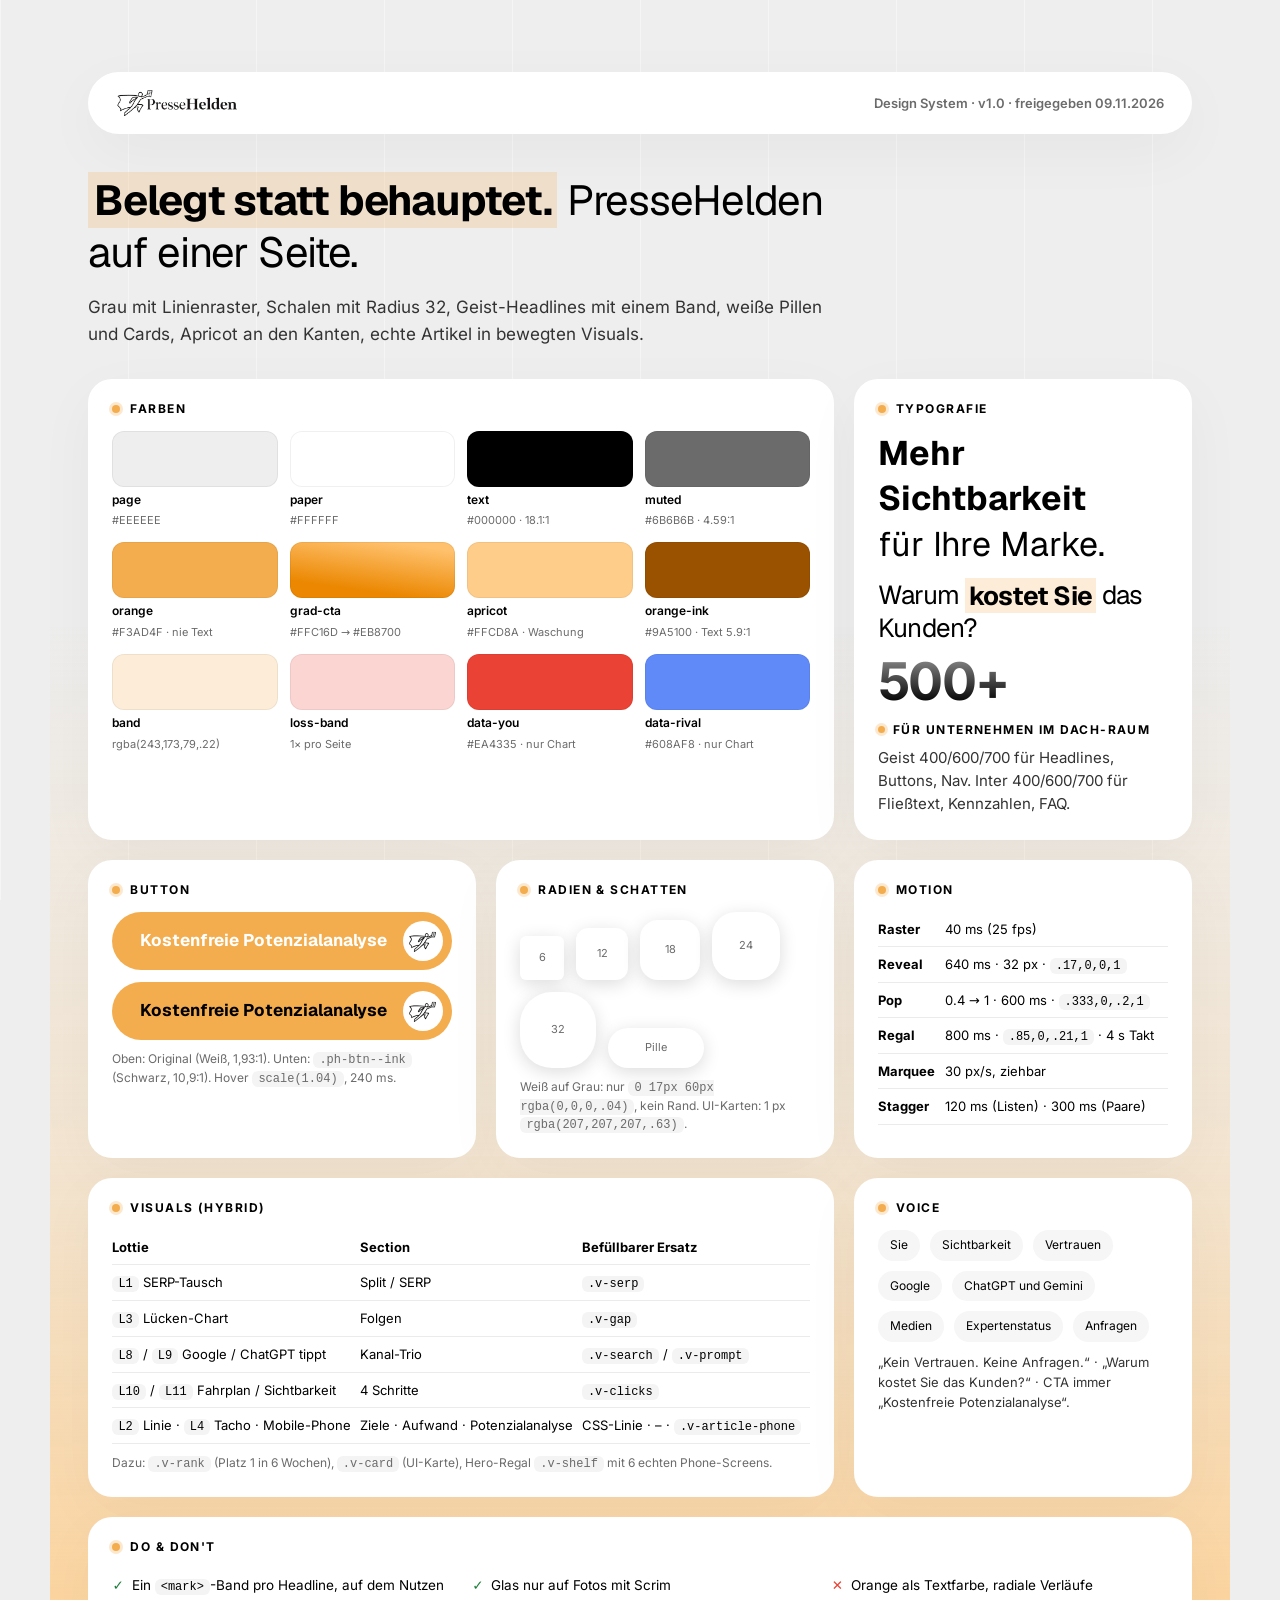
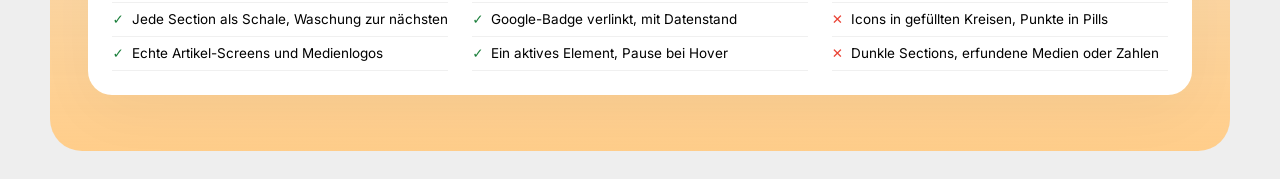
<file: docs/cheatsheet.html>
<!doctype html>
<html lang="de">
<head>
  <meta charset="UTF-8" />
  <meta name="viewport" content="width=device-width, initial-scale=1.0" />
  <title>PresseHelden · Brand Cheatsheet</title>
  <style>
    @font-face { font-family: "Geist"; src: url("../assets/fonts/geist-400.woff2") format("woff2"); font-weight: 400; font-display: swap; }
    @font-face { font-family: "Geist"; src: url("../assets/fonts/geist-600.woff2") format("woff2"); font-weight: 600; font-display: swap; }
    @font-face { font-family: "Geist"; src: url("../assets/fonts/geist-700.woff2") format("woff2"); font-weight: 700; font-display: swap; }
    @font-face { font-family: "Inter"; src: url("../assets/fonts/inter-400.woff2") format("woff2"); font-weight: 400; font-display: swap; }
    @font-face { font-family: "Inter"; src: url("../assets/fonts/inter-600.woff2") format("woff2"); font-weight: 600; font-display: swap; }
    @font-face { font-family: "Inter"; src: url("../assets/fonts/inter-700.woff2") format("woff2"); font-weight: 700; font-display: swap; }
    :root {
      --page: #EEEEEE; --paper: #FFFFFF; --text: #000; --text-2: #333; --muted: #6B6B6B;
      --orange: #F3AD4F; --orange-light: #FFC16D; --orange-deep: #EB8700; --orange-ink: #9A5100;
      --apricot: #FFCD8A; --band: rgba(243,173,79,.22); --halo: rgba(243,173,79,.28);
      --loss-band: rgba(234,67,53,.22); --data-you: #EA4335; --data-rival: #608AF8;
      --grad-cta: linear-gradient(188deg, #FFC16D 11.8%, #EB8700 78.5%);
      --wash-up: linear-gradient(180deg, rgba(255,205,138,0) 34%, rgba(255,205,138,.3) 66%, rgba(255,205,138,.78) 91%, #FFCD8A 100%);
      --grad-stat: linear-gradient(180deg, #8E8D8D 0%, #000 91.55%);
      --sh-soft: 0 17px 60px rgba(0,0,0,.04); --sh-ui: 0 4px 18px rgba(0,0,0,.14);
      --font-display: "Geist", "Inter", system-ui, sans-serif; --font-text: "Inter", "Geist", system-ui, sans-serif;
    }
    * { box-sizing: border-box; margin: 0; padding: 0; }
    body { background: var(--page); color: var(--text); font: 400 15px/1.55 var(--font-text); -webkit-font-smoothing: antialiased; padding: 32px 14px; }
    body::before { content: ""; position: fixed; inset: 0; pointer-events: none; background: repeating-linear-gradient(90deg, rgba(255,255,255,.4) 0 1.5px, transparent 1.5px 10vw); }
    .sheet { position: relative; max-width: 1180px; margin: 0 auto; border-radius: 32px; background: var(--wash-up); padding: 40px clamp(20px, 3vw, 48px) 56px; }
    header { display: flex; justify-content: space-between; align-items: center; gap: 24px; background: var(--paper); border-radius: 999px; padding: 16px 28px; box-shadow: var(--sh-soft); }
    header img { height: 30px; }
    header span { font: 600 13px/1 var(--font-text); color: var(--muted); }
    .intro { margin: 40px 0 32px; max-width: 760px; }
    .intro h1 { font: 400 42px/1.24 var(--font-display); letter-spacing: -.03em; }
    mark { background: var(--band); color: inherit; font-weight: 700; padding: .02em .14em; box-decoration-break: clone; -webkit-box-decoration-break: clone; }
    .intro p { margin-top: 16px; color: var(--text-2); font-size: 17px; }
    .grid { display: grid; grid-template-columns: repeat(3, 1fr); gap: 20px; }
    .card { background: var(--paper); border-radius: 24px; padding: 24px; box-shadow: var(--sh-soft); }
    .card.span2 { grid-column: span 2; }
    .card.span3 { grid-column: 1 / -1; }
    .card h2 { font: 700 12px/1 var(--font-text); letter-spacing: .12em; text-transform: uppercase; margin-bottom: 16px; display: flex; align-items: center; gap: 10px; }
    .card h2::before { content: ""; width: 8px; height: 8px; border-radius: 50%; background: var(--orange); box-shadow: 0 0 0 3px var(--halo); }
    .swatches { display: grid; grid-template-columns: repeat(4, 1fr); gap: 12px; }
    .sw div { height: 56px; border-radius: 12px; box-shadow: inset 0 0 0 1px rgba(0,0,0,.06); }
    .sw b { display: block; margin-top: 6px; font: 600 12px/1.2 var(--font-text); }
    .sw small { font-size: 11px; color: var(--muted); }
    .type .d { font: 700 34px/1.34 var(--font-display); }
    .type .d span { font-weight: 400; display: block; }
    .type .h2 { font: 400 26px/1.24 var(--font-display); letter-spacing: -.03em; margin-top: 12px; }
    .type .stat { font: 700 52px/1 var(--font-text); letter-spacing: -.03em; background: var(--grad-stat); -webkit-background-clip: text; background-clip: text; color: transparent; margin-top: 12px; }
    .type .eb { font: 700 12px/1 var(--font-text); letter-spacing: .12em; text-transform: uppercase; margin-top: 16px; display: flex; gap: 8px; align-items: center; }
    .type .eb::before { content: ""; width: 7px; height: 7px; border-radius: 50%; background: var(--orange); box-shadow: 0 0 0 3px var(--halo); }
    .type p { margin-top: 10px; color: var(--text-2); }
    .btn { display: inline-flex; align-items: center; gap: 16px; height: 58px; padding: 0 9px 0 28px; border-radius: 999px; background: var(--orange); color: #fff; font: 700 17px/1 var(--font-display); text-decoration: none; white-space: nowrap; }
    .btn i { width: 40px; height: 40px; border-radius: 50%; background: #fff url("../assets/logo/pressehelden-signet-button.svg") center/120% no-repeat; }
    .btn.ink { color: #000; }
    .row { display: flex; flex-wrap: wrap; gap: 12px; align-items: center; }
    .note { font-size: 12px; color: var(--muted); margin-top: 10px; }
    table { width: 100%; border-collapse: collapse; font-size: 13px; }
    td, th { text-align: left; padding: 7px 8px 7px 0; border-bottom: 1px solid rgba(0,0,0,.08); vertical-align: top; }
    th { font-weight: 700; }
    code { font: 500 12px/1.4 ui-monospace, SFMono-Regular, Menlo, monospace; background: #F4F4F4; border-radius: 6px; padding: 1px 6px; }
    .dont li, .do li { list-style: none; padding: 6px 0; border-bottom: 1px solid rgba(0,0,0,.06); font-size: 13.5px; }
    .dont li::before { content: "✕"; color: var(--data-you); font-weight: 700; margin-right: 8px; }
    .do li::before { content: "✓"; color: #1B7F3B; font-weight: 700; margin-right: 8px; }
    .shapes { display: flex; gap: 12px; flex-wrap: wrap; align-items: end; }
    .shapes div { background: var(--paper); box-shadow: var(--sh-ui); display: grid; place-items: center; font-size: 11px; color: var(--muted); }
    .mini { display: flex; gap: 10px; flex-wrap: wrap; }
    .mini span { background: #F6F6F6; border-radius: 999px; padding: 6px 12px; font-size: 12px; }
    @media (max-width: 900px) { .grid { grid-template-columns: 1fr; } .card.span2 { grid-column: auto; } .swatches { grid-template-columns: repeat(2, 1fr); } }
  </style>
</head>
<body>
  <div class="sheet">
    <header>
      <img src="../assets/logo/pressehelden-logo-quer.webp" alt="PresseHelden" />
      <span>Design System · v1.0 · freigegeben 09.11.2026</span>
    </header>

    <div class="intro">
      <h1><mark>Belegt statt behauptet.</mark> PresseHelden auf einer Seite.</h1>
      <p>Grau mit Linienraster, Schalen mit Radius 32, Geist-Headlines mit einem Band, weiße Pillen und Cards, Apricot an den Kanten, echte Artikel in bewegten Visuals.</p>
    </div>

    <div class="grid">
      <section class="card span2">
        <h2>Farben</h2>
        <div class="swatches">
          <div class="sw"><div style="background:var(--page)"></div><b>page</b><small>#EEEEEE</small></div>
          <div class="sw"><div style="background:var(--paper)"></div><b>paper</b><small>#FFFFFF</small></div>
          <div class="sw"><div style="background:var(--text)"></div><b>text</b><small>#000000 · 18.1:1</small></div>
          <div class="sw"><div style="background:var(--muted)"></div><b>muted</b><small>#6B6B6B · 4.59:1</small></div>
          <div class="sw"><div style="background:var(--orange)"></div><b>orange</b><small>#F3AD4F · nie Text</small></div>
          <div class="sw"><div style="background:var(--grad-cta)"></div><b>grad-cta</b><small>#FFC16D → #EB8700</small></div>
          <div class="sw"><div style="background:var(--apricot)"></div><b>apricot</b><small>#FFCD8A · Waschung</small></div>
          <div class="sw"><div style="background:var(--orange-ink)"></div><b>orange-ink</b><small>#9A5100 · Text 5.9:1</small></div>
          <div class="sw"><div style="background:var(--band)"></div><b>band</b><small>rgba(243,173,79,.22)</small></div>
          <div class="sw"><div style="background:var(--loss-band)"></div><b>loss-band</b><small>1× pro Seite</small></div>
          <div class="sw"><div style="background:var(--data-you)"></div><b>data-you</b><small>#EA4335 · nur Chart</small></div>
          <div class="sw"><div style="background:var(--data-rival)"></div><b>data-rival</b><small>#608AF8 · nur Chart</small></div>
        </div>
      </section>

      <section class="card type">
        <h2>Typografie</h2>
        <div class="d">Mehr Sichtbarkeit<span>für Ihre Marke.</span></div>
        <div class="h2">Warum <mark>kostet Sie</mark> das Kunden?</div>
        <div class="stat">500+</div>
        <div class="eb">Für Unternehmen im DACH-Raum</div>
        <p>Geist 400/600/700 für Headlines, Buttons, Nav. Inter 400/600/700 für Fließtext, Kennzahlen, FAQ.</p>
      </section>

      <section class="card">
        <h2>Button</h2>
        <div class="row">
          <a class="btn" href="#">Kostenfreie Potenzialanalyse <i></i></a>
          <a class="btn ink" href="#">Kostenfreie Potenzialanalyse <i></i></a>
        </div>
        <p class="note">Oben: Original (Weiß, 1,93:1). Unten: <code>.ph-btn--ink</code> (Schwarz, 10,9:1). Hover <code>scale(1.04)</code>, 240 ms.</p>
      </section>

      <section class="card">
        <h2>Radien &amp; Schatten</h2>
        <div class="shapes">
          <div style="width:44px;height:44px;border-radius:6px">6</div>
          <div style="width:52px;height:52px;border-radius:12px">12</div>
          <div style="width:60px;height:60px;border-radius:18px">18</div>
          <div style="width:68px;height:68px;border-radius:24px">24</div>
          <div style="width:76px;height:76px;border-radius:32px">32</div>
          <div style="width:96px;height:40px;border-radius:999px">Pille</div>
        </div>
        <p class="note">Weiß auf Grau: nur <code>0 17px 60px rgba(0,0,0,.04)</code>, kein Rand. UI-Karten: 1 px <code>rgba(207,207,207,.63)</code>.</p>
      </section>

      <section class="card">
        <h2>Motion</h2>
        <table>
          <tr><th>Raster</th><td>40 ms (25 fps)</td></tr>
          <tr><th>Reveal</th><td>640 ms · 32 px · <code>.17,0,0,1</code></td></tr>
          <tr><th>Pop</th><td>0.4 → 1 · 600 ms · <code>.333,0,.2,1</code></td></tr>
          <tr><th>Regal</th><td>800 ms · <code>.85,0,.21,1</code> · 4 s Takt</td></tr>
          <tr><th>Marquee</th><td>30 px/s, ziehbar</td></tr>
          <tr><th>Stagger</th><td>120 ms (Listen) · 300 ms (Paare)</td></tr>
        </table>
      </section>

      <section class="card span2">
        <h2>Visuals (hybrid)</h2>
        <table>
          <tr><th>Lottie</th><th>Section</th><th>Befüllbarer Ersatz</th></tr>
          <tr><td><code>L1</code> SERP-Tausch</td><td>Split / SERP</td><td><code>.v-serp</code></td></tr>
          <tr><td><code>L3</code> Lücken-Chart</td><td>Folgen</td><td><code>.v-gap</code></td></tr>
          <tr><td><code>L8</code> / <code>L9</code> Google / ChatGPT tippt</td><td>Kanal-Trio</td><td><code>.v-search</code> / <code>.v-prompt</code></td></tr>
          <tr><td><code>L10</code> / <code>L11</code> Fahrplan / Sichtbarkeit</td><td>4 Schritte</td><td><code>.v-clicks</code></td></tr>
          <tr><td><code>L2</code> Linie · <code>L4</code> Tacho · Mobile-Phone</td><td>Ziele · Aufwand · Potenzialanalyse</td><td>CSS-Linie · – · <code>.v-article-phone</code></td></tr>
        </table>
        <p class="note">Dazu: <code>.v-rank</code> (Platz 1 in 6 Wochen), <code>.v-card</code> (UI-Karte), Hero-Regal <code>.v-shelf</code> mit 6 echten Phone-Screens.</p>
      </section>

      <section class="card">
        <h2>Voice</h2>
        <div class="mini"><span>Sie</span><span>Sichtbarkeit</span><span>Vertrauen</span><span>Google</span><span>ChatGPT und Gemini</span><span>Medien</span><span>Expertenstatus</span><span>Anfragen</span></div>
        <p class="note" style="font-size:13px;color:var(--text-2)">„Kein Vertrauen. Keine Anfragen.“ · „Warum kostet Sie das Kunden?“ · CTA immer „Kostenfreie Potenzialanalyse“.</p>
      </section>

      <section class="card span3">
        <h2>Do &amp; Don't</h2>
        <div class="grid" style="gap:24px">
          <ul class="do">
            <li>Ein <code>&lt;mark&gt;</code>-Band pro Headline, auf dem Nutzen</li>
            <li>Jede Section als Schale, Waschung zur nächsten</li>
            <li>Echte Artikel-Screens und Medienlogos</li>
          </ul>
          <ul class="do">
            <li>Glas nur auf Fotos mit Scrim</li>
            <li>Google-Badge verlinkt, mit Datenstand</li>
            <li>Ein aktives Element, Pause bei Hover</li>
          </ul>
          <ul class="dont">
            <li>Orange als Textfarbe, radiale Verläufe</li>
            <li>Icons in gefüllten Kreisen, Punkte in Pills</li>
            <li>Dunkle Sections, erfundene Medien oder Zahlen</li>
          </ul>
        </div>
      </section>
    </div>
  </div>
</body>
</html>
</file>
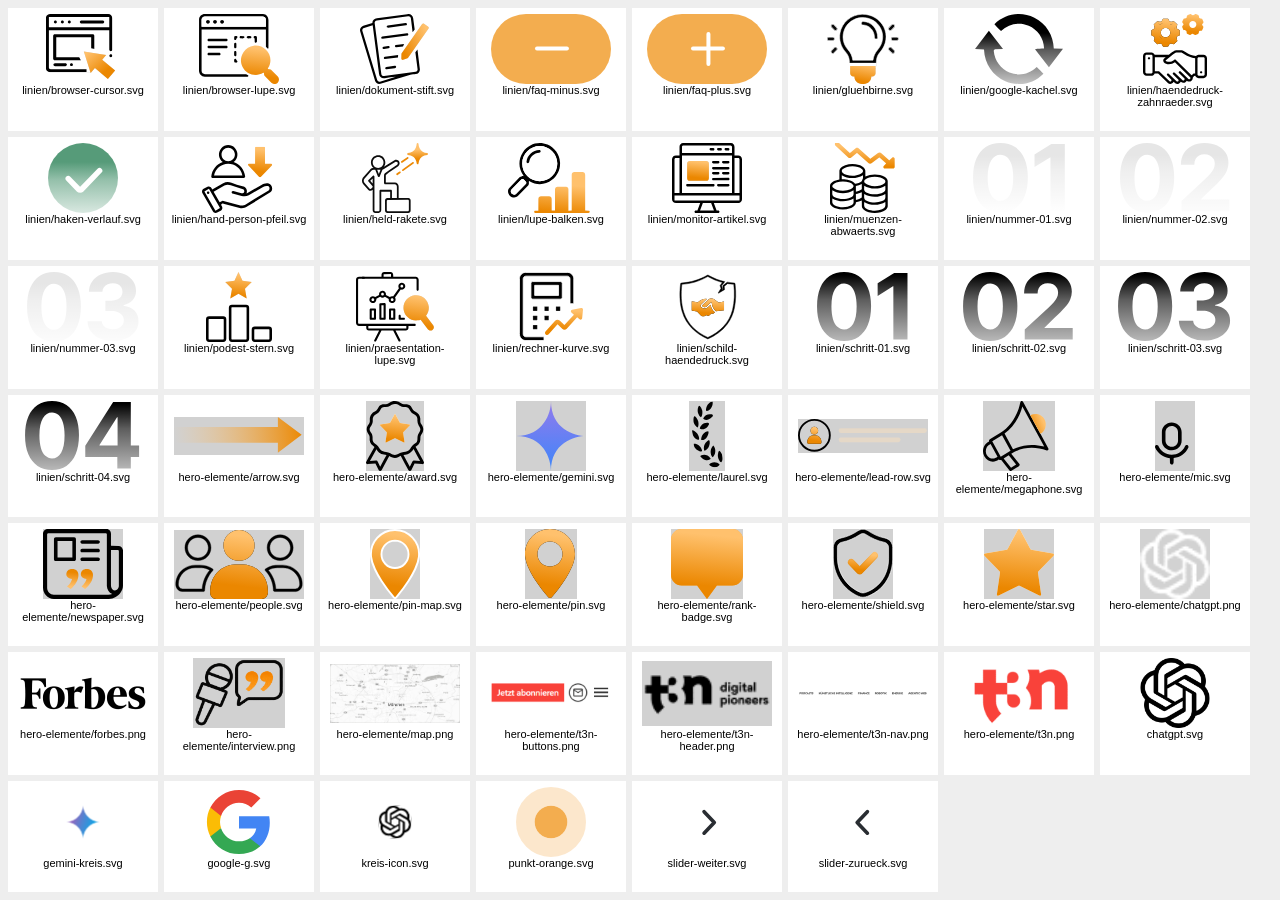
<file: original/icons/_preview.html>
<html><body style="margin:0;font:11px Arial;display:grid;grid-template-columns:repeat(8,150px);gap:6px;padding:8px;background:#eee">
<div style='background:#fff;padding:6px;text-align:center'><img src='linien/browser-cursor.svg' style='height:70px;max-width:130px;object-fit:contain'><br>linien/browser-cursor.svg</div>
<div style='background:#fff;padding:6px;text-align:center'><img src='linien/browser-lupe.svg' style='height:70px;max-width:130px;object-fit:contain'><br>linien/browser-lupe.svg</div>
<div style='background:#fff;padding:6px;text-align:center'><img src='linien/dokument-stift.svg' style='height:70px;max-width:130px;object-fit:contain'><br>linien/dokument-stift.svg</div>
<div style='background:#fff;padding:6px;text-align:center'><img src='linien/faq-minus.svg' style='height:70px;max-width:130px;object-fit:contain'><br>linien/faq-minus.svg</div>
<div style='background:#fff;padding:6px;text-align:center'><img src='linien/faq-plus.svg' style='height:70px;max-width:130px;object-fit:contain'><br>linien/faq-plus.svg</div>
<div style='background:#fff;padding:6px;text-align:center'><img src='linien/gluehbirne.svg' style='height:70px;max-width:130px;object-fit:contain'><br>linien/gluehbirne.svg</div>
<div style='background:#fff;padding:6px;text-align:center'><img src='linien/aktualisieren-pfeile.svg' style='height:70px;max-width:130px;object-fit:contain'><br>linien/google-kachel.svg</div>
<div style='background:#fff;padding:6px;text-align:center'><img src='linien/haendedruck-zahnraeder.svg' style='height:70px;max-width:130px;object-fit:contain'><br>linien/haendedruck-zahnraeder.svg</div>
<div style='background:#fff;padding:6px;text-align:center'><img src='linien/haken-verlauf.svg' style='height:70px;max-width:130px;object-fit:contain'><br>linien/haken-verlauf.svg</div>
<div style='background:#fff;padding:6px;text-align:center'><img src='linien/hand-person-pfeil.svg' style='height:70px;max-width:130px;object-fit:contain'><br>linien/hand-person-pfeil.svg</div>
<div style='background:#fff;padding:6px;text-align:center'><img src='linien/held-rakete.svg' style='height:70px;max-width:130px;object-fit:contain'><br>linien/held-rakete.svg</div>
<div style='background:#fff;padding:6px;text-align:center'><img src='linien/lupe-balken.svg' style='height:70px;max-width:130px;object-fit:contain'><br>linien/lupe-balken.svg</div>
<div style='background:#fff;padding:6px;text-align:center'><img src='linien/monitor-artikel.svg' style='height:70px;max-width:130px;object-fit:contain'><br>linien/monitor-artikel.svg</div>
<div style='background:#fff;padding:6px;text-align:center'><img src='linien/muenzen-abwaerts.svg' style='height:70px;max-width:130px;object-fit:contain'><br>linien/muenzen-abwaerts.svg</div>
<div style='background:#fff;padding:6px;text-align:center'><img src='linien/nummer-01.svg' style='height:70px;max-width:130px;object-fit:contain'><br>linien/nummer-01.svg</div>
<div style='background:#fff;padding:6px;text-align:center'><img src='linien/nummer-02.svg' style='height:70px;max-width:130px;object-fit:contain'><br>linien/nummer-02.svg</div>
<div style='background:#fff;padding:6px;text-align:center'><img src='linien/nummer-03.svg' style='height:70px;max-width:130px;object-fit:contain'><br>linien/nummer-03.svg</div>
<div style='background:#fff;padding:6px;text-align:center'><img src='linien/podest-stern.svg' style='height:70px;max-width:130px;object-fit:contain'><br>linien/podest-stern.svg</div>
<div style='background:#fff;padding:6px;text-align:center'><img src='linien/praesentation-lupe.svg' style='height:70px;max-width:130px;object-fit:contain'><br>linien/praesentation-lupe.svg</div>
<div style='background:#fff;padding:6px;text-align:center'><img src='linien/rechner-kurve.svg' style='height:70px;max-width:130px;object-fit:contain'><br>linien/rechner-kurve.svg</div>
<div style='background:#fff;padding:6px;text-align:center'><img src='linien/schild-haendedruck.svg' style='height:70px;max-width:130px;object-fit:contain'><br>linien/schild-haendedruck.svg</div>
<div style='background:#fff;padding:6px;text-align:center'><img src='linien/schritt-01.svg' style='height:70px;max-width:130px;object-fit:contain'><br>linien/schritt-01.svg</div>
<div style='background:#fff;padding:6px;text-align:center'><img src='linien/schritt-02.svg' style='height:70px;max-width:130px;object-fit:contain'><br>linien/schritt-02.svg</div>
<div style='background:#fff;padding:6px;text-align:center'><img src='linien/schritt-03.svg' style='height:70px;max-width:130px;object-fit:contain'><br>linien/schritt-03.svg</div>
<div style='background:#fff;padding:6px;text-align:center'><img src='linien/schritt-04.svg' style='height:70px;max-width:130px;object-fit:contain'><br>linien/schritt-04.svg</div>
<div style='background:#fff;padding:6px;text-align:center'><img src='hero-elemente/arrow.svg' style='height:70px;max-width:130px;object-fit:contain'><br>hero-elemente/arrow.svg</div>
<div style='background:#fff;padding:6px;text-align:center'><img src='hero-elemente/award.svg' style='height:70px;max-width:130px;object-fit:contain'><br>hero-elemente/award.svg</div>
<div style='background:#fff;padding:6px;text-align:center'><img src='hero-elemente/gemini.svg' style='height:70px;max-width:130px;object-fit:contain'><br>hero-elemente/gemini.svg</div>
<div style='background:#fff;padding:6px;text-align:center'><img src='hero-elemente/laurel.svg' style='height:70px;max-width:130px;object-fit:contain'><br>hero-elemente/laurel.svg</div>
<div style='background:#fff;padding:6px;text-align:center'><img src='hero-elemente/lead-row.svg' style='height:70px;max-width:130px;object-fit:contain'><br>hero-elemente/lead-row.svg</div>
<div style='background:#fff;padding:6px;text-align:center'><img src='hero-elemente/megaphone.svg' style='height:70px;max-width:130px;object-fit:contain'><br>hero-elemente/megaphone.svg</div>
<div style='background:#fff;padding:6px;text-align:center'><img src='hero-elemente/mic.svg' style='height:70px;max-width:130px;object-fit:contain'><br>hero-elemente/mic.svg</div>
<div style='background:#fff;padding:6px;text-align:center'><img src='hero-elemente/newspaper.svg' style='height:70px;max-width:130px;object-fit:contain'><br>hero-elemente/newspaper.svg</div>
<div style='background:#fff;padding:6px;text-align:center'><img src='hero-elemente/people.svg' style='height:70px;max-width:130px;object-fit:contain'><br>hero-elemente/people.svg</div>
<div style='background:#fff;padding:6px;text-align:center'><img src='hero-elemente/pin-map.svg' style='height:70px;max-width:130px;object-fit:contain'><br>hero-elemente/pin-map.svg</div>
<div style='background:#fff;padding:6px;text-align:center'><img src='hero-elemente/pin.svg' style='height:70px;max-width:130px;object-fit:contain'><br>hero-elemente/pin.svg</div>
<div style='background:#fff;padding:6px;text-align:center'><img src='hero-elemente/rank-badge.svg' style='height:70px;max-width:130px;object-fit:contain'><br>hero-elemente/rank-badge.svg</div>
<div style='background:#fff;padding:6px;text-align:center'><img src='hero-elemente/shield.svg' style='height:70px;max-width:130px;object-fit:contain'><br>hero-elemente/shield.svg</div>
<div style='background:#fff;padding:6px;text-align:center'><img src='hero-elemente/star.svg' style='height:70px;max-width:130px;object-fit:contain'><br>hero-elemente/star.svg</div>
<div style='background:#fff;padding:6px;text-align:center'><img src='hero-elemente/chatgpt.png' style='height:70px;max-width:130px;object-fit:contain'><br>hero-elemente/chatgpt.png</div>
<div style='background:#fff;padding:6px;text-align:center'><img src='hero-elemente/forbes.png' style='height:70px;max-width:130px;object-fit:contain'><br>hero-elemente/forbes.png</div>
<div style='background:#fff;padding:6px;text-align:center'><img src='hero-elemente/interview.png' style='height:70px;max-width:130px;object-fit:contain'><br>hero-elemente/interview.png</div>
<div style='background:#fff;padding:6px;text-align:center'><img src='hero-elemente/map.png' style='height:70px;max-width:130px;object-fit:contain'><br>hero-elemente/map.png</div>
<div style='background:#fff;padding:6px;text-align:center'><img src='hero-elemente/t3n-buttons.png' style='height:70px;max-width:130px;object-fit:contain'><br>hero-elemente/t3n-buttons.png</div>
<div style='background:#fff;padding:6px;text-align:center'><img src='hero-elemente/t3n-header.png' style='height:70px;max-width:130px;object-fit:contain'><br>hero-elemente/t3n-header.png</div>
<div style='background:#fff;padding:6px;text-align:center'><img src='hero-elemente/t3n-nav.png' style='height:70px;max-width:130px;object-fit:contain'><br>hero-elemente/t3n-nav.png</div>
<div style='background:#fff;padding:6px;text-align:center'><img src='hero-elemente/t3n.png' style='height:70px;max-width:130px;object-fit:contain'><br>hero-elemente/t3n.png</div>
<div style='background:#fff;padding:6px;text-align:center'><img src='chatgpt.svg' style='height:70px;max-width:130px;object-fit:contain'><br>chatgpt.svg</div>
<div style='background:#fff;padding:6px;text-align:center'><img src='gemini-kreis.svg' style='height:70px;max-width:130px;object-fit:contain'><br>gemini-kreis.svg</div>
<div style='background:#fff;padding:6px;text-align:center'><img src='google-g.svg' style='height:70px;max-width:130px;object-fit:contain'><br>google-g.svg</div>
<div style='background:#fff;padding:6px;text-align:center'><img src='chatgpt-kreis.svg' style='height:70px;max-width:130px;object-fit:contain'><br>kreis-icon.svg</div>
<div style='background:#fff;padding:6px;text-align:center'><img src='punkt-orange.svg' style='height:70px;max-width:130px;object-fit:contain'><br>punkt-orange.svg</div>
<div style='background:#fff;padding:6px;text-align:center'><img src='slider-weiter.svg' style='height:70px;max-width:130px;object-fit:contain'><br>slider-weiter.svg</div>
<div style='background:#fff;padding:6px;text-align:center'><img src='slider-zurueck.svg' style='height:70px;max-width:130px;object-fit:contain'><br>slider-zurueck.svg</div>
</body></html>
</file>
<file: ph.css>
/* =========================================================================
   PresseHelden · ph.css · v1.0 (freigegeben 09.11.2026)
   Single CSS source for components.html, in-action.html and v0.md.
   Behaviour: ph-motion.js · Docs: approved/STYLEGUIDE.md · Assets: https://dxnielleadpages.github.io/pressehelden-assets/
   ========================================================================= */

/* ---------- 1 · Fonts (self-hosted, OFL) ---------- */
@font-face { font-family: "Geist"; src: url("assets/fonts/geist-400.woff2") format("woff2"); font-weight: 400; font-style: normal; font-display: swap; }
@font-face { font-family: "Geist"; src: url("assets/fonts/geist-600.woff2") format("woff2"); font-weight: 600; font-style: normal; font-display: swap; }
@font-face { font-family: "Geist"; src: url("assets/fonts/geist-700.woff2") format("woff2"); font-weight: 700; font-style: normal; font-display: swap; }
@font-face { font-family: "Inter"; src: url("assets/fonts/inter-400.woff2") format("woff2"); font-weight: 400; font-style: normal; font-display: swap; }
@font-face { font-family: "Inter"; src: url("assets/fonts/inter-600.woff2") format("woff2"); font-weight: 600; font-style: normal; font-display: swap; }
@font-face { font-family: "Inter"; src: url("assets/fonts/inter-700.woff2") format("woff2"); font-weight: 700; font-style: normal; font-display: swap; }

/* ---------- 2 · Tokens ---------- */
:root {
  /* surfaces & text */
  --page: #EEEEEE;
  --paper: #FFFFFF;
  --text: #000000;
  --text-2: #333333;
  --muted: #6B6B6B;
  --dim: rgba(0, 0, 0, .3);
  --orange-ink: #9A5100;
  --inverse: #FFFFFF;

  /* brand */
  --orange: #F3AD4F;
  --orange-light: #FFC16D;
  --orange-deep: #EB8700;
  --apricot: #FFCD8A;
  --band: rgba(243, 173, 79, .22);
  --halo: rgba(243, 173, 79, .28);

  /* signal (data only) */
  --loss-band: rgba(234, 67, 53, .22);
  --data-you: #EA4335;
  --data-rival: #608AF8;
  --ok: #1B7F3B;
  --ok-bg: #E3F5E8;

  /* lines & glass */
  --grid-line: rgba(255, 255, 255, .4);
  --hairline: rgba(0, 0, 0, .08);
  --ui-line: rgba(207, 207, 207, .63);
  --ui-bar: rgba(217, 217, 217, .6);
  --glass-fill: rgba(255, 255, 255, .16);
  --glass-edge: rgba(255, 255, 255, .3);

  /* gradients (closed list) */
  --grad-cta: linear-gradient(188deg, #FFC16D 11.8%, #EB8700 78.5%);
  --wash-up: linear-gradient(180deg, rgba(255,205,138,0) 34%, rgba(255,205,138,.3) 66%, rgba(255,205,138,.78) 91%, #FFCD8A 100%);
  --wash-down: linear-gradient(0deg, rgba(255,205,138,0) 45%, rgba(255,205,138,.3) 61%, rgba(255,205,138,.91) 90%, rgba(255,205,138,.95) 100%);
  --wash-band: linear-gradient(180deg, rgba(255,205,138,0) 14%, rgba(255,205,138,.85) 47%, rgba(255,205,138,.85) 70%, rgba(255,205,138,0) 92%);
  --grad-card-warm: linear-gradient(180deg, rgba(255,255,255,.38) 0%, rgba(255,205,138,.51) 100%);
  --grad-footer: linear-gradient(0deg, #F3AD4F -29%, rgba(243,173,79,.2) 100%);
  --grad-stat: linear-gradient(180deg, #8E8D8D 0%, #000 91.55%);
  --grad-bignum: linear-gradient(180deg, rgba(0,0,0,.12) 0%, rgba(0,0,0,0) 85%);
  --grad-cap: linear-gradient(180deg, rgba(243,173,79,.32) 0%, rgba(243,173,79,0) 42%);
  --grad-neutral: linear-gradient(-90deg, #FFF 0%, #EEE 100%);
  --glass-sheen: linear-gradient(135deg, rgba(255,255,255,.9) 0%, rgba(255,255,255,.15) 22%, rgba(255,255,255,0) 45%, rgba(255,255,255,0) 70%, rgba(255,255,255,.35) 100%);
  --scrim: linear-gradient(180deg, rgba(0,0,0,.45) 0%, rgba(0,0,0,.2) 45%, rgba(0,0,0,.55) 100%);

  /* type */
  --font-display: "Geist", "Inter", system-ui, -apple-system, "Segoe UI", sans-serif;
  --font-text: "Inter", "Geist", system-ui, -apple-system, "Segoe UI", sans-serif;
  --fs-display: clamp(32px, 2.2vw + 22px, 54px);
  --fs-h2: clamp(28px, 1.4vw + 22px, 42px);
  --fs-h3: clamp(24px, .9vw + 17px, 34px);
  --fs-h4: 22px;
  --fs-lead: clamp(18px, .4vw + 15px, 21px);
  --fs-body: clamp(16px, .2vw + 15px, 18px);
  --fs-stat: clamp(52px, 1.6vw + 47px, 70px);

  /* spacing (4 px base) */
  --s-1: 4px; --s-2: 8px; --s-3: 12px; --s-4: 16px; --s-5: 20px; --s-6: 24px;
  --s-8: 32px; --s-10: 40px; --s-12: 48px; --s-16: 64px; --s-20: 80px; --s-28: 112px;

  /* layout */
  --section-y: clamp(64px, 6vw + 26px, 112px);
  --shell-inset: clamp(8px, 1vw, 14px);
  --shell-gap: clamp(8px, 1vw, 14px);
  --container: 1140px;
  --container-wide: 1296px;
  --gutter: clamp(20px, 3vw, 48px);

  /* radii */
  --r-xs: 6px;
  --r-sm: 12px;
  --r-md: 18px;
  --r-card-s: 20px;
  --r-card: 24px;
  --r-glass: 32px;
  --r-shell: 32px;
  --r-pill: 999px;

  /* shadows */
  --sh-soft: 0 17px 60px rgba(0, 0, 0, .04);
  --sh-lift: 11px 35px 60px rgba(0, 0, 0, .10);
  --sh-deep: 0 17px 60px rgba(0, 0, 0, .20);
  --sh-ui: 0 4px 18px rgba(0, 0, 0, .14);
  --sh-halo: 0 0 0 3px var(--halo);
  --sh-focus: 0 0 0 5px rgba(243, 173, 79, .55);

  /* motion (40 ms grid) */
  --frame: 40ms;
  --d-instant: 120ms;
  --d-fast: 240ms;
  --d-base: 400ms;
  --d-pop: 600ms;
  --d-reveal: 640ms;
  --d-shelf: 800ms;
  --d-draw: 1200ms;
  --d-count: 1600ms;
  --stagger: 120ms;
  --stagger-pair: 300ms;
  --stagger-dot: 280ms;
  --e-enter: cubic-bezier(.17, 0, 0, 1);
  --e-exit: cubic-bezier(.33, 0, .67, 1);
  --e-shelf: cubic-bezier(.85, 0, .21, 1);
  --e-pop: cubic-bezier(.333, 0, .2, 1);
  --e-fade: cubic-bezier(.333, 0, .667, 1);
  --e-draw: cubic-bezier(.17, .17, .67, 1);
  --e-grow: cubic-bezier(.17, .13, 0, 1);
  --e-to-active: cubic-bezier(.333, 0, .833, 1);
  --e-to-side: cubic-bezier(.167, 0, .833, 1);
}

@media (max-width: 767px) {
  :root { --r-shell: 24px; }
}

/* ---------- 3 · Base ---------- */
*, *::before, *::after { box-sizing: border-box; }
html { -webkit-text-size-adjust: 100%; scroll-behavior: smooth; }
body { margin: 0; }
img, svg, video { display: block; max-width: 100%; }
img { height: auto; }
button { font: inherit; color: inherit; }
h1, h2, h3, h4, p, ul, ol, figure, blockquote { margin: 0; }
ul, ol { padding: 0; list-style: none; }

.ph-page {
  position: relative;
  min-height: 100vh;
  background: var(--page);
  color: var(--text);
  font: 400 var(--fs-body)/1.56 var(--font-text);
  -webkit-font-smoothing: antialiased;
  -moz-osx-font-smoothing: grayscale;
  text-rendering: optimizeLegibility;
  padding-top: var(--shell-inset);
  overflow-x: clip;
}
.ph-page::before {
  content: "";
  position: fixed;
  inset: 0;
  z-index: 0;
  pointer-events: none;
  background: repeating-linear-gradient(90deg, var(--grid-line) 0 1.5px, transparent 1.5px 10vw);
}
.ph-page > * { position: relative; z-index: 1; }

.ph-page :focus-visible {
  outline: 2px solid #000;
  outline-offset: 2px;
  box-shadow: var(--sh-focus);
}
.ph-sr { position: absolute !important; width: 1px; height: 1px; overflow: hidden; clip: rect(0 0 0 0); white-space: nowrap; }
.ph-skip { position: absolute; left: 16px; top: -60px; z-index: 100; background: var(--paper); padding: 10px 16px; border-radius: var(--r-pill); font-weight: 700; color: var(--text); }
.ph-skip:focus { top: 16px; }

/* ---------- 4 · Layout: shells & containers ---------- */
.ph-shell {
  position: relative;
  margin: 0 var(--shell-inset) var(--shell-gap);
  border-radius: var(--r-shell);
  padding: var(--section-y) var(--gutter);
  isolation: isolate;
}
.ph-shell:has(.v-shelf) { overflow-x: clip; }
.ph-shell--tight { padding-block: calc(var(--section-y) * .6); }
.ph-shell--flush-top { padding-top: 0; }
.ph-shell--paper { background: var(--paper); box-shadow: var(--sh-soft); }
.ph-shell--wash-up { background: var(--wash-up); }
.ph-shell--wash-down { background: var(--wash-down); }
.ph-shell--wash-band { background: var(--wash-band); }

.ph-shell--photo {
  overflow: hidden;
  color: var(--inverse);
  background: #2B2724;
}
.ph-shell__photo {
  position: absolute;
  inset: 0;
  z-index: -2;
  width: 100%;
  height: 100%;
  object-fit: cover;
}
.ph-shell--photo::before {
  content: "";
  position: absolute;
  inset: 0;
  z-index: -1;
  background: var(--scrim);
}
.ph-shell--photo .ph-h2 mark,
.ph-shell--photo .ph-display mark { background: none; padding: 0; }
.ph-shell__foot {
  position: relative;
  margin: var(--section-y) calc(var(--gutter) * -1) calc(var(--section-y) * -1);
  padding: var(--s-12) var(--gutter) var(--s-10);
  background: var(--paper);
  color: var(--text);
  border-radius: 0 0 var(--r-shell) var(--r-shell);
}
.ph-shell__foot-hub {
  position: absolute;
  left: 50%;
  top: 0;
  translate: -50% -50%;
  width: 64px; height: 64px;
  display: grid; place-items: center;
  border-radius: 50%;
  background: var(--paper);
  box-shadow: 0 0 0 8px rgba(0, 0, 0, .06);
  font: 700 30px/1 var(--font-display);
}

.ph-container { width: 100%; max-width: var(--container); margin-inline: auto; }
.ph-container--wide { max-width: var(--container-wide); }
.ph-container--narrow { max-width: 820px; }

.ph-grid { display: grid; gap: var(--s-6); grid-template-columns: repeat(12, minmax(0, 1fr)); }
.ph-pair { display: grid; grid-template-columns: 1fr 1fr; gap: clamp(32px, 5vw, 72px); align-items: center; }
.ph-pair > * { min-width: 0; }
.ph-pair--5-7 { grid-template-columns: 5fr 7fr; }
.ph-pair--7-5 { grid-template-columns: 7fr 5fr; }
.ph-stack > * + * { margin-top: var(--s-6); }

.ph-head { max-width: 860px; margin: 0 auto var(--s-12); text-align: center; }
.ph-head > * + * { margin-top: var(--s-6); }
.ph-head--left { margin-inline: 0; text-align: left; }

/* ---------- 5 · Typography ---------- */
.ph-eyebrow {
  display: inline-flex;
  align-items: center;
  gap: 10px;
  font: 700 14px/1.4 var(--font-text);
  letter-spacing: .12em;
  text-transform: uppercase;
  color: inherit;
}
.ph-eyebrow::before {
  content: "";
  flex: none;
  width: 8px; height: 8px;
  border-radius: 50%;
  background: var(--orange);
  box-shadow: var(--sh-halo);
}
.ph-eyebrow + .ph-display { margin-top: var(--s-4); }

.ph-display {
  font: 400 var(--fs-display)/1.34 var(--font-display);
  letter-spacing: -.01em;
  text-wrap: balance;
}
.ph-display mark { display: inline; }
.ph-display__rest { display: block; font-weight: 400; }
.ph-h2 {
  font: 400 var(--fs-h2)/1.24 var(--font-display);
  letter-spacing: -.03em;
  text-wrap: balance;
}
.ph-h3 {
  font: 600 var(--fs-h3)/1.15 var(--font-display);
  letter-spacing: -.02em;
  text-wrap: balance;
}
.ph-h4 { font: 600 var(--fs-h4)/1.3 var(--font-display); text-wrap: balance; }
.ph-display mark,
.ph-h2 mark,
.ph-h3 mark,
.ph-body mark {
  background: var(--band);
  color: inherit;
  font-weight: 700;
  padding: .02em .14em;
  -webkit-box-decoration-break: clone;
  box-decoration-break: clone;
}
.ph-lead { font: 400 var(--fs-lead)/1.48 var(--font-text); text-wrap: pretty; max-width: 62ch; }
.ph-lead strong, .ph-lead b { font-weight: 700; }
.ph-body { max-width: 62ch; text-wrap: pretty; }
.ph-body > * + * { margin-top: var(--s-4); }
.ph-small { font-size: 16px; line-height: 1.65; }
.ph-micro { font-size: 14px; line-height: 1.5; }
.ph-muted { color: var(--muted); }
.ph-center { text-align: center; }
.ph-center .ph-lead, .ph-center .ph-body { margin-inline: auto; }
.ph-ink { color: var(--orange-ink); }
.ph-shell--photo .ph-lead, .ph-shell--photo .ph-body { color: rgba(255, 255, 255, .92); }

.ph-link {
  color: var(--text);
  font-weight: 600;
  text-decoration: underline;
  text-decoration-color: var(--orange);
  text-decoration-thickness: 1px;
  text-underline-offset: 4px;
  transition: text-decoration-thickness var(--d-instant) var(--e-fade);
}
.ph-link:hover { text-decoration-thickness: 2px; }

/* ---------- 6 · Navigation ---------- */
.ph-nav {
  position: sticky;
  top: var(--s-6);
  z-index: 50;
  max-width: var(--container-wide);
  margin: var(--s-6) auto 0;
}
.ph-nav__bar {
  display: flex;
  align-items: center;
  justify-content: space-between;
  gap: var(--s-6);
  min-height: 76px;
  padding: 10px 14px 10px clamp(20px, 2.5vw, 32px);
  border-radius: var(--r-pill);
  background: var(--paper);
  box-shadow: var(--sh-soft);
}
.ph-nav__logo img { height: clamp(26px, 2.2vw, 34px); width: auto; }
.ph-nav__right { display: flex; align-items: center; gap: var(--s-4); }
.ph-burger {
  width: 52px; height: 52px;
  display: grid; place-items: center;
  border: 0; border-radius: 50%;
  background: transparent;
  cursor: pointer;
}
.ph-burger span, .ph-burger span::before, .ph-burger span::after {
  display: block;
  width: 20px; height: 2px;
  background: var(--text);
  border-radius: 2px;
  transition: transform var(--d-fast) var(--e-enter), opacity var(--d-instant) var(--e-fade);
}
.ph-burger span { position: relative; }
.ph-burger span::before, .ph-burger span::after { content: ""; position: absolute; left: 0; }
.ph-burger span::before { top: -6px; }
.ph-burger span::after { top: 6px; }
.ph-nav.is-open .ph-burger span { background: transparent; }
.ph-nav.is-open .ph-burger span::before { transform: translateY(6px) rotate(45deg); }
.ph-nav.is-open .ph-burger span::after { transform: translateY(-6px) rotate(-45deg); }
.ph-nav__menu {
  position: absolute;
  right: 0;
  top: calc(100% + 10px);
  width: min(380px, 100%);
  padding: var(--s-4);
  border-radius: var(--r-card);
  background: var(--paper);
  box-shadow: var(--sh-deep);
  opacity: 0;
  visibility: hidden;
  transform: translateY(-8px);
  transition: opacity var(--d-base) var(--e-fade), transform var(--d-base) var(--e-enter), visibility 0s linear var(--d-base);
}
.ph-nav.is-open .ph-nav__menu { opacity: 1; visibility: visible; transform: none; transition-delay: 0s; }
.ph-nav__menu a {
  display: block;
  padding: 12px 16px;
  border-radius: var(--r-sm);
  color: var(--text);
  text-decoration: none;
  font: 400 18px/1.3 var(--font-display);
}
.ph-nav__menu a:hover { background: #F6F6F6; }
.ph-nav__menu a[aria-current] span { font-weight: 700; background: var(--band); padding: 0 .14em; }
/* page header: first child of .ph-page, floats over the hero shell, sticky for the whole page */
.ph-nav--page {
  margin: var(--s-6) max(calc(var(--shell-inset) + clamp(8px, 2vw, 32px)), calc((100% - var(--container-wide)) / 2)) calc(-1 * (76px + var(--s-6)));
}
.ph-nav .ph-btn { display: none; }
@media (min-width: 1025px) { .ph-nav .ph-btn { display: inline-flex; } }

/* ---------- 7 · Buttons, badge, stars ---------- */
.ph-btn {
  --mark: 40px;
  display: inline-flex;
  align-items: center;
  gap: var(--s-4);
  height: 58px;
  padding: 0 9px 0 28px;
  border: 0;
  border-radius: var(--r-pill);
  background: var(--orange);
  color: #fff;
  font: 700 18px/1 var(--font-display);
  text-decoration: none;
  white-space: nowrap;
  cursor: pointer;
  transition: transform var(--d-fast) var(--e-enter), background-color var(--d-instant) var(--e-fade);
}
.ph-btn:hover { transform: scale(1.04); }
.ph-btn:active { transform: scale(.98); transition-duration: var(--d-instant); }
.ph-btn__mark {
  flex: none;
  width: var(--mark); height: var(--mark);
  display: grid; place-items: center;
  border-radius: 50%;
  background: var(--paper);
  transition: transform var(--d-fast) var(--e-enter);
}
.ph-btn__mark img { width: 120%; max-width: none; height: auto; }
.ph-btn:hover .ph-btn__mark { transform: rotate(-8deg); }
.ph-btn--lg { height: 66px; --mark: 48px; padding-left: 32px; }
.ph-btn--sm { height: 52px; --mark: 36px; font-size: 16px; padding-left: 22px; }
.ph-btn--ink { color: var(--text); }
.ph-btn--paper { background: var(--paper); color: var(--text); }
.ph-btn--paper .ph-btn__mark { background: var(--orange); }

.ph-stars { color: var(--orange); letter-spacing: .08em; font-size: 1em; line-height: 1; }

.ph-gbadge {
  display: inline-flex;
  padding: 10px;
  border-radius: 28px;
  background: rgba(255, 255, 255, .5);
  border: 2px solid #fff;
  color: var(--text);
  text-decoration: none;
  transition: transform var(--d-fast) var(--e-enter);
}
.ph-gbadge:hover { transform: translateY(-2px); }
.ph-gbadge__inner {
  display: flex;
  align-items: center;
  gap: 14px;
  padding: 10px 20px 10px 14px;
  border-radius: var(--r-md);
  background: var(--paper);
}
.ph-gbadge__inner > img { width: 40px; height: 40px; }
.ph-gbadge__num { display: block; font: 700 24px/1 var(--font-display); }
.ph-gbadge__meta { display: flex; align-items: center; gap: 6px; margin-top: 4px; font: 600 13px/1 var(--font-text); }
.ph-gbadge__meta .ph-stars { font-size: 13px; }
.ph-shell--photo .ph-gbadge { background: var(--glass-fill); border-color: var(--glass-edge); backdrop-filter: blur(24px) saturate(1.8); -webkit-backdrop-filter: blur(24px) saturate(1.8); }

.ph-actions { display: flex; flex-wrap: wrap; align-items: center; gap: var(--s-6); }

/* ---------- 8 · Marquee ---------- */
.ph-marquee {
  --gap: 64px;
  --h: 26px;
  overflow: hidden;
  /* the track is many screens wide; keep it from sizing grid/flex parents */
  contain: inline-size;
  min-width: 0;
  -webkit-mask-image: linear-gradient(90deg, transparent 0, #000 8%, #000 92%, transparent 100%);
          mask-image: linear-gradient(90deg, transparent 0, #000 8%, #000 92%, transparent 100%);
  cursor: grab;
  touch-action: pan-y;
  user-select: none;
}
.ph-marquee.is-dragging { cursor: grabbing; }
.ph-marquee__track {
  display: flex;
  align-items: center;
  width: max-content;
  will-change: transform;
}
.ph-marquee__track > * { flex: none; margin-right: var(--gap); }
.ph-marquee__track img {
  height: var(--h);
  width: auto;
  max-width: var(--max-w, 170px);
  object-fit: contain;
  pointer-events: none;
  -webkit-user-drag: none;
}
.ph-marquee--clients { --h: 34px; --gap: 56px; --max-w: 140px; }
.ph-marquee + .ph-marquee { margin-top: var(--s-6); }
/* CSS fallback before JS takes over */
.ph-marquee:not(.is-js) .ph-marquee__track { animation: ph-marquee 60s linear infinite; }
.ph-marquee[data-direction="right"]:not(.is-js) .ph-marquee__track { animation-direction: reverse; }
@keyframes ph-marquee { to { transform: translateX(-50%); } }

.ph-hero__marquee { margin: var(--s-16) calc(var(--gutter) * -1) 0; }

/* ---------- 9 · Hero ---------- */
.ph-hero { display: grid; grid-template-columns: 5fr 7fr; gap: var(--s-6); align-items: center; padding-top: var(--s-12); }
.ph-hero__text > .ph-display__rest { margin-top: var(--s-2); }
.ph-hero__text .ph-actions { margin-top: var(--s-8); }
.ph-hero__note { margin-top: var(--s-6); font-size: 15px; line-height: 1.6; max-width: 44ch; color: var(--text-2); }

/* ---------- 10 · Stats ---------- */
.ph-stats { display: grid; grid-template-columns: repeat(4, 1fr); gap: var(--s-6); }
.ph-stat__num {
  display: block;
  font: 700 var(--fs-stat)/1 var(--font-text);
  letter-spacing: -.03em;
  font-variant-numeric: tabular-nums;
  background: var(--grad-stat);
  -webkit-background-clip: text;
          background-clip: text;
  color: transparent;
  padding-bottom: .06em;
}
.ph-stat__label { display: block; margin-top: var(--s-3); max-width: 22ch; font-size: 18px; line-height: 1.55; }

/* ---------- 11 · Split card ---------- */
.ph-split { position: relative; display: grid; grid-template-columns: 1fr 1fr; gap: 14px; }
.ph-split__card {
  display: flex;
  align-items: center;
  min-height: 150px;
  padding: var(--s-8) clamp(28px, 4vw, 64px);
  border-radius: var(--r-card);
  background: var(--paper);
  box-shadow: var(--sh-soft);
  font-size: 17px;
}
.ph-split__card:first-of-type { padding-right: clamp(48px, 5vw, 80px); }
.ph-split__card:last-of-type { padding-left: clamp(48px, 5vw, 80px); }
.ph-split__hub {
  position: absolute;
  left: 50%; top: 50%;
  translate: -50% -50%;
  width: 64px; height: 64px;
  display: grid; place-items: center;
  border-radius: 50%;
  background: var(--paper);
  box-shadow: 0 0 0 8px rgba(0, 0, 0, .06);
}
.ph-split__hub img { width: 30px; height: 30px; }

/* claim with hero icon (after SERP) */
.ph-claim { display: grid; grid-template-columns: 72px 1fr; gap: var(--s-6); align-items: center; font: 700 clamp(18px, .4vw + 15px, 21px)/1.45 var(--font-text); }
.ph-claim img { width: 72px; height: auto; }

/* ---------- 12 · Testimonials ---------- */
.ph-testi {
  position: relative;
  display: grid;
  grid-template-columns: minmax(220px, 3fr) 6fr;
  gap: var(--s-4);
  align-items: stretch;
}
.ph-testi__rail {
  position: relative;
  height: 420px;
  overflow: hidden;
  border-radius: var(--r-card);
  background: var(--paper);
  box-shadow: var(--sh-soft);
  padding: 8px;
}
.ph-testi__railtrack {
  display: flex;
  flex-direction: column;
  gap: 10px;
  transition: transform 500ms ease;
}
.ph-testi__thumb {
  flex: none;
  height: 128px;
  padding: 0;
  border: 2px solid transparent;
  border-radius: var(--r-md);
  background: #F7F7F7;
  overflow: hidden;
  cursor: pointer;
  opacity: .6;
  transition: opacity var(--d-base) var(--e-fade), border-color var(--d-base) var(--e-fade);
}
.ph-testi__thumb img { width: 100%; height: 100%; object-fit: cover; }
.ph-testi__thumb.is-active { border-color: var(--orange); opacity: 1; height: 168px; }
.ph-testi__stage {
  position: relative;
  min-height: 420px;
  border-radius: var(--r-card);
  background: var(--paper);
  box-shadow: var(--sh-soft);
  overflow: hidden;
}
.ph-testi__stage::after {
  content: "";
  position: absolute;
  right: clamp(24px, 4vw, 40px);
  bottom: clamp(16px, 2vw, 24px);
  width: clamp(90px, 12vw, 160px);
  aspect-ratio: 160 / 135;
  background: url("assets/testimonials/anfuehrungszeichen.svg") center / contain no-repeat;
  opacity: .5;
  pointer-events: none;
}
.ph-testi__panel {
  position: absolute;
  inset: 0;
  display: flex;
  flex-direction: column;
  padding: clamp(28px, 4vw, 46px) clamp(24px, 5vw, 80px) clamp(28px, 4vw, 46px) clamp(24px, 4vw, 46px);
  opacity: 0;
  visibility: hidden;
  transform: translateX(46px);
  transition: opacity var(--d-base) ease, transform var(--d-base) ease, visibility 0s linear var(--d-base);
}
.ph-testi__panel.is-active { position: relative; opacity: 1; visibility: visible; transform: none; transition-delay: 0s; }
.ph-testi__panel .ph-stars { font-size: 22px; }
.ph-testi__panel blockquote { margin-top: var(--s-6); font-size: 17px; line-height: 1.65; max-width: 66ch; position: relative; z-index: 1; }
.ph-testi__who { margin-top: auto; padding-top: var(--s-8); position: relative; z-index: 1; }
.ph-testi__name { font: 700 15px/1.3 var(--font-text); letter-spacing: .12em; text-transform: uppercase; }
.ph-testi__role { display: flex; align-items: center; gap: 8px; margin-top: 6px; font-size: 15px; color: var(--muted); }
.ph-testi__role::before { content: ""; width: 8px; height: 8px; border-radius: 50%; background: var(--orange); box-shadow: var(--sh-halo); }

.ph-arrow {
  width: 48px; height: 48px;
  display: grid; place-items: center;
  border: 0; border-radius: 50%;
  background: var(--paper);
  box-shadow: var(--sh-soft);
  cursor: pointer;
  transition: transform var(--d-fast) var(--e-enter);
}
.ph-arrow::before {
  content: "";
  width: 9px; height: 9px;
  border-left: 2px solid currentColor;
  border-bottom: 2px solid currentColor;
  transform: translateX(2px) rotate(45deg);
}
.ph-arrow--next::before { transform: translateX(-2px) rotate(-135deg); }
.ph-arrow:hover { transform: scale(1.06); }
.ph-testi .ph-arrow { position: absolute; top: 50%; translate: 0 -50%; z-index: 2; }
.ph-testi .ph-arrow--prev { left: -24px; }
.ph-testi .ph-arrow--next { right: -24px; }

/* ---------- 13 · Glass on photo ---------- */
.ph-glass-grid { display: grid; grid-template-columns: repeat(4, 1fr); gap: var(--s-4); }
.ph-glass {
  min-height: 240px;
  padding: var(--s-6);
  border-radius: var(--r-glass);
  background: var(--glass-fill);
  border: 2px solid var(--glass-edge);
  -webkit-backdrop-filter: blur(24px) saturate(1.8);
          backdrop-filter: blur(24px) saturate(1.8);
  color: var(--inverse);
  font: 600 17px/1.45 var(--font-text);
  transition: background-color var(--d-base) var(--e-fade), color var(--d-base) var(--e-fade);
}
.ph-glass__icon { width: 44px; height: 44px; margin-bottom: var(--s-6); }
.ph-glass.is-active { background: linear-gradient(180deg, rgba(255,255,255,.62) 0%, rgba(255,205,138,.62) 100%); color: var(--text); }
.ph-glass-label { margin-bottom: var(--s-4); text-align: center; font: 700 18px/1.3 var(--font-text); }

.ph-glass-frame {
  padding: 10px;
  border-radius: 28px;
  background: var(--glass-fill);
  border: 2px solid var(--glass-edge);
  -webkit-backdrop-filter: blur(24px) saturate(1.8);
          backdrop-filter: blur(24px) saturate(1.8);
}
.ph-glass-frame > :first-child { border-radius: var(--r-md); overflow: hidden; }

/* problem section on photo */
.ph-problem { display: grid; grid-template-columns: 1fr 1fr; gap: var(--s-12); align-items: start; margin-bottom: clamp(120px, 18vw, 240px); }
.ph-problem .ph-h2 { font-size: clamp(30px, 1.6vw + 22px, 46px); }
.ph-problem .ph-h2 strong { display: block; font-weight: 700; }
.ph-why { display: grid; grid-template-columns: 1fr 1fr; gap: var(--s-12); max-width: var(--container); margin-inline: auto; }
.ph-why h3 { grid-column: 1 / -1; font: 700 20px/1.3 var(--font-text); margin-bottom: calc(var(--s-4) * -1); }

/* ---------- 14 · Rotator ---------- */
.ph-rotator { display: grid; grid-template-columns: 1fr 1fr; gap: clamp(32px, 5vw, 72px); align-items: center; }
.ph-rotator__media { position: relative; aspect-ratio: 5 / 4; border-radius: var(--r-card); overflow: hidden; }
.ph-rotator__media img {
  position: absolute; inset: 0;
  width: 100%; height: 100%;
  object-fit: cover;
  opacity: 0;
  transition: opacity var(--d-base) ease;
}
.ph-rotator__media img.is-active { opacity: 1; }
.ph-rotator__lines li {
  font: 600 var(--fs-h3)/1.18 var(--font-text);
  letter-spacing: -.02em;
  color: var(--dim);
  padding: var(--s-2) 0;
  cursor: default;
  transition: color 300ms ease;
}
.ph-rotator__lines li.is-active { color: var(--text); }

/* ---------- 15 · Loss line & consequences ---------- */
.ph-loss {
  max-width: 26ch;
  margin-inline: auto;
  text-align: center;
  font: 400 clamp(24px, 1vw + 18px, 31px)/1.4 var(--font-display);
  letter-spacing: -.02em;
  text-wrap: balance;
}
.ph-loss mark {
  background: var(--loss-band);
  color: inherit;
  font-weight: 700;
  padding: .02em .14em;
  -webkit-box-decoration-break: clone;
  box-decoration-break: clone;
}
.ph-consequences { display: grid; grid-template-columns: 1fr 1fr; gap: var(--s-4); }
.ph-consequence {
  padding: var(--s-5);
  border-radius: var(--r-card-s);
  background: var(--grad-card-warm);
  font: 700 18px/1.4 var(--font-text);
}
.ph-consequence img { width: 44px; height: 44px; margin-bottom: var(--s-4); }

/* ---------- 16 · Numbered rows & quote ---------- */
.ph-rows { display: grid; gap: var(--s-4); }
.ph-row {
  display: grid;
  grid-template-columns: 56px 1fr;
  gap: var(--s-4);
  align-items: center;
  padding: var(--s-5) var(--s-6);
  border-radius: var(--r-card);
  background: var(--paper);
  box-shadow: var(--sh-soft);
  font-size: 18px;
}
.ph-row__num { font: 700 28px/1 var(--font-display); font-variant-numeric: tabular-nums; }
.ph-quote {
  margin-top: var(--s-12);
  padding: var(--s-8) clamp(24px, 5vw, 80px);
  border-radius: var(--r-card);
  background: var(--grad-card-warm);
  text-align: center;
  font: 400 clamp(18px, .4vw + 15px, 21px)/1.5 var(--font-text);
  text-wrap: balance;
}
.ph-quote strong { font-weight: 700; }

/* ---------- 17 · Channel trio ---------- */
.ph-channels { display: grid; grid-template-columns: repeat(3, 1fr); gap: var(--s-6); }
.ph-channel {
  padding: 10px 10px var(--s-6);
  border-radius: var(--r-glass);
  background: var(--glass-fill);
  border: 2px solid var(--glass-edge);
  -webkit-backdrop-filter: blur(24px) saturate(1.8);
          backdrop-filter: blur(24px) saturate(1.8);
}
.ph-channel__media {
  height: 156px;
  display: grid;
  place-items: center;
  border-radius: 22px;
  background: var(--paper);
  overflow: hidden;
  color: var(--text);
}
.ph-channel__media > img { width: 100%; height: 100%; object-fit: cover; }
.ph-channel__label {
  display: flex;
  gap: 10px;
  align-items: baseline;
  margin: var(--s-6) var(--s-4) 0;
  font: 400 16px/1.5 var(--font-text);
  color: var(--inverse);
}
.ph-channel__label::before { content: ""; flex: none; width: 7px; height: 7px; border-radius: 50%; background: var(--orange); box-shadow: var(--sh-halo); transform: translateY(-2px); }
.ph-channel__label strong { font-weight: 700; }

/* ---------- 18 · Goal tabs ---------- */
.ph-goals { --p: 0; }
.ph-goals__tabs { display: grid; grid-template-columns: repeat(4, 1fr); gap: var(--s-4); }
.ph-goal {
  display: grid;
  place-items: center;
  min-height: 96px;
  padding: var(--s-4) var(--s-5);
  border-radius: 21px;
  background: var(--glass-fill);
  border: 2px solid var(--glass-edge);
  -webkit-backdrop-filter: blur(24px) saturate(1.8);
          backdrop-filter: blur(24px) saturate(1.8);
  text-align: center;
  font: 400 16px/1.4 var(--font-text);
  color: rgba(255, 255, 255, .8);
  transition: color var(--d-base) var(--e-fade), background var(--d-base) var(--e-fade);
}
.ph-goal.is-active { background: var(--glass-sheen), rgba(255, 255, 255, .22); color: var(--inverse); font-weight: 700; }
.ph-goals__line { position: relative; height: 40px; margin-top: var(--s-4); }
.ph-goals__line::before, .ph-goals__line::after {
  content: "";
  position: absolute;
  left: 12.5%; right: 12.5%; top: 50%;
  height: 2px;
  translate: 0 -50%;
  background: rgba(255, 255, 255, .35);
}
.ph-goals__line::after { right: auto; width: calc(75% * var(--p)); background: var(--orange); }
.ph-goals__line i {
  position: absolute;
  top: 50%;
  width: 14px; height: 14px;
  translate: -50% -50%;
  border-radius: 50%;
  background: #fff;
  z-index: 1;
  transition: background var(--d-fast) var(--e-fade), box-shadow var(--d-fast) var(--e-fade);
}
.ph-goals__line i:nth-child(1) { left: 12.5%; }
.ph-goals__line i:nth-child(2) { left: 37.5%; }
.ph-goals__line i:nth-child(3) { left: 62.5%; }
.ph-goals__line i:nth-child(4) { left: 87.5%; }
.ph-goals__line i.is-passed { background: var(--orange); box-shadow: var(--sh-halo); }

/* ---------- 19 · Services ---------- */
.ph-services { display: grid; grid-template-columns: 1fr 1fr; gap: var(--s-4); }
.ph-service {
  position: relative;
  display: flex;
  flex-direction: column;
  border-radius: var(--r-card);
  background: var(--paper);
  box-shadow: var(--sh-soft);
  overflow: hidden;
}
.ph-service__body { position: relative; padding: var(--s-8) var(--s-8) var(--s-6); flex: 1; }
.ph-service__body > p { margin-top: var(--s-5); font-size: 16px; line-height: 1.65; max-width: 48ch; }
.ph-bignum {
  position: absolute;
  left: var(--s-8);
  top: var(--s-6);
  font: 700 clamp(96px, 8vw, 140px)/.8 var(--font-display);
  letter-spacing: -.04em;
  background: var(--grad-bignum);
  -webkit-background-clip: text;
          background-clip: text;
  color: transparent;
  pointer-events: none;
}
.ph-service .ph-h3 { position: relative; margin-top: clamp(56px, 5vw, 80px); max-width: 16ch; }
.ph-service__icon {
  position: absolute;
  right: var(--s-5);
  top: var(--s-5);
  width: 70px; height: 70px;
  display: grid; place-items: center;
  border-radius: var(--r-md);
  background: var(--paper);
  box-shadow: 0 4px 24px rgba(0, 0, 0, .08);
}
.ph-service__icon img { width: 36px; height: 36px; }
.ph-service__gain {
  position: relative;
  padding: var(--s-6) var(--s-8) var(--s-8);
  font-size: 16px;
  line-height: 1.6;
  background: linear-gradient(180deg, rgba(255,205,138,.35) 0%, rgba(255,205,138,0) 40%);
}
.ph-service__gain::before { content: ""; position: absolute; left: 0; right: 0; top: 0; height: 1px; background: rgba(243, 173, 79, .55); }
.ph-service__gain strong { font-weight: 700; }
.ph-service--wide { grid-column: 1 / -1; }
.ph-service--wide .ph-service__body { display: grid; grid-template-columns: 1fr 1fr; gap: var(--s-8); align-items: center; padding-bottom: 0; }
.ph-service__collage { position: relative; height: 210px; align-self: end; overflow: hidden; }
.ph-service__collage img { position: absolute; width: 58%; border-radius: var(--r-sm); box-shadow: var(--sh-ui); }
.ph-service__collage img:nth-child(1) { left: 0; top: 30px; }
.ph-service__collage img:nth-child(2) { right: 0; top: 0; }
.ph-service__collage img:nth-child(3) { left: 28%; top: 110px; }

/* ---------- 20 · Benefits around a visual ---------- */
.ph-benefits {
  display: grid;
  grid-template-columns: 1fr minmax(280px, 1.2fr) 1fr;
  grid-template-rows: repeat(3, auto);
  gap: var(--s-6) var(--s-8);
  align-items: center;
}
.ph-benefits__visual { grid-column: 2; grid-row: 1 / span 3; width: 100%; }
.ph-benefit {
  display: flex;
  align-items: center;
  gap: var(--s-3);
  padding: 14px 22px;
  border-radius: var(--r-pill);
  background: var(--paper);
  box-shadow: var(--sh-soft);
  font: 700 16px/1.35 var(--font-text);
}
.ph-benefit img { flex: none; width: 34px; height: 34px; }
.ph-benefit:nth-of-type(-n+3) { grid-column: 1; }
.ph-benefit:nth-of-type(n+4) { grid-column: 3; }
.ph-benefit:nth-of-type(1), .ph-benefit:nth-of-type(4) { grid-row: 1; }
.ph-benefit:nth-of-type(2), .ph-benefit:nth-of-type(5) { grid-row: 2; }
.ph-benefit:nth-of-type(3), .ph-benefit:nth-of-type(6) { grid-row: 3; }

/* ---------- 21 · Steps ---------- */
.ph-steps { display: flex; gap: var(--s-4); align-items: center; padding-top: 36px; counter-reset: step; }
.ph-step {
  position: relative;
  flex: .85 1 0;
  min-width: 0;
  padding: 52px var(--s-6) var(--s-6);
  border-radius: var(--r-card);
  background: var(--paper);
  box-shadow: var(--sh-soft);
  text-align: center;
  transition: flex-grow var(--d-base) ease, background var(--d-base) ease;
}
.ph-step__cap {
  position: absolute;
  left: 50%; top: 0;
  translate: -50% -50%;
  width: 60px; height: 60px;
  display: grid; place-items: center;
  border-radius: 50%;
  background: var(--paper);
  font: 700 20px/1 var(--font-display);
  font-variant-numeric: tabular-nums;
  color: #C9C9C9;
  transition: background var(--d-base) ease, color var(--d-base) ease, box-shadow var(--d-base) ease;
}
.ph-step__icon { width: 64px; height: 64px; margin: 0 auto var(--s-5); opacity: .55; transition: opacity 300ms ease; }
.ph-step .ph-h4 { font-size: 19px; color: var(--muted); transition: color 300ms ease; }
.ph-step > p { margin-top: var(--s-3); font-size: 15px; line-height: 1.6; color: var(--muted); transition: color 300ms ease; }
.ph-step__visual {
  display: grid;
  grid-template-rows: 0fr;
  opacity: 0;
  transition: grid-template-rows var(--d-base) ease, opacity 300ms ease, margin var(--d-base) ease;
}
.ph-step__visual > * { min-height: 0; overflow: hidden; }
.ph-step.is-active { flex-grow: 1; background: var(--grad-cap), var(--paper); }
.ph-step.is-active .ph-step__cap { background: var(--grad-cta); color: #fff; box-shadow: var(--sh-halo); }
.ph-step.is-active .ph-step__icon { opacity: 1; }
.ph-step.is-active .ph-h4 { color: var(--text); }
.ph-step.is-active > p { color: var(--text); }
.ph-step.is-active .ph-step__visual { grid-template-rows: 1fr; opacity: 1; margin-top: var(--s-5); }

/* ---------- 22 · Audit CTA ---------- */
.ph-audit { display: grid; grid-template-columns: 1fr 1.25fr 1fr; gap: var(--s-8); align-items: center; }
.ph-audit__left { align-self: start; }
.ph-audit__right .ph-actions { margin-top: var(--s-6); }

/* ---------- 23 · Article columns ---------- */
.ph-columns__stage {
  display: grid;
  grid-template-columns: 1fr 1fr;
  gap: var(--s-4);
  height: clamp(480px, 46vw, 640px);
}
.ph-columns__col {
  overflow: hidden;
  -webkit-mask-image: linear-gradient(180deg, transparent 0, #000 8%, #000 92%, transparent 100%);
          mask-image: linear-gradient(180deg, transparent 0, #000 8%, #000 92%, transparent 100%);
}
.ph-columns__track { animation: ph-col-up 30s linear infinite; will-change: transform; }
.ph-columns__track > * { display: block; width: 100%; margin-bottom: var(--s-4); border-radius: var(--r-sm); box-shadow: var(--sh-ui); background: var(--paper); }
.ph-columns__col--down .ph-columns__track { animation-direction: reverse; }
.ph-columns__stage:hover .ph-columns__track { animation-play-state: paused; }
@keyframes ph-col-up { from { transform: translateY(0); } to { transform: translateY(-50%); } }

/* ---------- 24 · Map, team, effort, note ---------- */
.ph-map { position: relative; border-radius: var(--r-card); overflow: hidden; box-shadow: var(--sh-soft); }
.ph-map img { width: 100%; }
.ph-photo { border-radius: var(--r-card); overflow: hidden; }
.ph-photo img { width: 100%; height: 100%; object-fit: cover; }

/* photo in a light glass frame (on grey), optional gauge chip */
.ph-framed {
  position: relative;
  padding: 10px;
  border-radius: 28px;
  background: rgba(255, 255, 255, .5);
  border: 2px solid #fff;
}
.ph-framed > img { width: 100%; border-radius: var(--r-md); }
.ph-framed__chip {
  position: absolute;
  left: 32px; bottom: 32px;
  width: clamp(72px, 9vw, 104px);
  padding: 12px;
  border-radius: var(--r-md);
  background: var(--glass-fill);
  border: 2px solid var(--glass-edge);
  -webkit-backdrop-filter: blur(24px) saturate(1.8);
          backdrop-filter: blur(24px) saturate(1.8);
}
.ph-h4 mark { background: var(--band); color: inherit; font-weight: 700; padding: .02em .14em; }

/* photo shell whose image carries its own fade (no heavy scrim) */
.ph-shell--scrim-low::before { background: linear-gradient(180deg, rgba(0,0,0,0) 35%, rgba(0,0,0,.28) 100%); }
/* photo with a baked-in fade: keep its aspect, pin to top, continue the fade colour below */
@media (min-width: 768px) {
  .ph-shell--photo-tail { background: var(--photo-tail, #2E4026); }
  .ph-shell--photo-tail .ph-shell__photo { height: auto; bottom: auto; }
  .ph-shell--photo-tail::before { background: linear-gradient(180deg, rgba(0,0,0,0) 40%, rgba(0,0,0,.18) 100%); }
}
.ph-shell--photo .ph-glass-label { color: var(--inverse); }

/* centred note lines under a shell foot */
.ph-note { max-width: 560px; margin-inline: auto; display: grid; gap: var(--s-4); text-align: center; font-size: 17px; line-height: 1.55; }
.ph-note strong { font-weight: 700; }
.ph-note__row { display: grid; grid-template-columns: 56px 1fr; gap: var(--s-4); align-items: center; text-align: left; }
.ph-note__row img { width: 56px; height: 56px; }
.ph-shell__foot-hub img { width: 28px; height: 28px; }

/* team: white card with client marquee + framed photo */
.ph-team { display: grid; grid-template-columns: 1fr 1.15fr; gap: var(--s-6); align-items: start; }
.ph-team > *, .ph-team__card > * { min-width: 0; }
.ph-team__card { display: grid; gap: var(--s-6); padding: clamp(24px, 3vw, 32px); border-radius: var(--r-card); background: var(--paper); box-shadow: var(--sh-soft); }
.ph-team__card .ph-marquee { --h: 30px; --gap: 44px; margin-inline: -8px; }
.ph-team__card .ph-actions { justify-content: center; }
.ph-team__side > * + * { margin-top: var(--s-6); }

/* ---------- 25 · FAQ ---------- */
.ph-faq { display: grid; gap: var(--s-3); max-width: 860px; margin-inline: auto; }
.ph-faq__item { border-radius: var(--r-card-s); background: var(--paper); box-shadow: var(--sh-soft); }
.ph-faq__item summary {
  display: flex;
  justify-content: space-between;
  align-items: center;
  gap: var(--s-6);
  padding: 22px 28px;
  font: 600 18px/1.4 var(--font-text);
  cursor: pointer;
  list-style: none;
}
.ph-faq__item summary::-webkit-details-marker { display: none; }
.ph-faq__plus {
  position: relative;
  flex: none;
  width: 40px; height: 26px;
  border-radius: var(--r-pill);
  background: var(--orange);
}
.ph-faq__plus::before, .ph-faq__plus::after {
  content: "";
  position: absolute;
  left: 50%; top: 50%;
  width: 12px; height: 2px;
  translate: -50% -50%;
  background: #fff;
  border-radius: 2px;
  transition: transform var(--d-base) var(--e-enter);
}
.ph-faq__plus::after { transform: rotate(90deg); }
.ph-faq__item[open] .ph-faq__plus::after { transform: rotate(0deg); }
.ph-faq__answer { padding: 0 28px 24px; font-size: 16px; line-height: 1.7; color: var(--text-2); max-width: 70ch; }
.ph-faq__answer > * + * { margin-top: var(--s-3); }
.ph-faq__item[open] .ph-faq__answer { animation: ph-faq-in var(--d-base) var(--e-enter); }
@keyframes ph-faq-in { from { opacity: 0; transform: translateY(-6px); } }

/* ---------- 26 · Footer ---------- */
.ph-footer {
  margin-bottom: var(--shell-inset);
  padding-block: var(--s-12) var(--s-8);
  background: var(--grad-footer);
}
.ph-footer__top { display: flex; justify-content: space-between; align-items: center; gap: var(--s-8); flex-wrap: wrap; }
.ph-footer__logo img { height: 34px; width: auto; }
.ph-footer__nav { display: flex; flex-wrap: wrap; justify-content: flex-end; gap: var(--s-5) var(--s-10); max-width: 560px; }
.ph-footer__nav a { color: var(--text); text-decoration: none; font: 400 17px/1.3 var(--font-display); }
.ph-footer__nav a:hover { text-decoration: underline; text-decoration-color: var(--orange-ink); text-underline-offset: 4px; }
.ph-footer__contact { margin-top: var(--s-8); font-size: 15px; color: var(--text-2); }
.ph-footer__contact a { color: inherit; }
.ph-footer__legal { display: flex; justify-content: space-between; flex-wrap: wrap; gap: var(--s-4); margin-top: var(--s-12); font-size: 14px; color: #4A4A4A; }
.ph-footer__legal nav { display: flex; gap: var(--s-8); }
.ph-footer__legal a { color: inherit; text-decoration: none; }
.ph-footer__legal a:hover { text-decoration: underline; }

/* =========================================================================
   27 · VISUALS (.v-*) – fillable HTML/CSS replacements for the Lotties
   Size with the container; inner sizes in cqi.
   ========================================================================= */
.v-card {
  container-type: inline-size;
  position: relative;
  padding: 14px 16px;
  border-radius: var(--r-sm);
  border: 1px solid var(--ui-line);
  background: var(--paper);
  box-shadow: var(--sh-ui);
  color: var(--text);
  font: 400 12px/1.4 var(--font-text);
  font-variant-numeric: tabular-nums;
}
.v-card__head { display: flex; justify-content: space-between; align-items: center; gap: 10px; }
.v-card__title { font: 600 14px/1.25 var(--font-display); }
.v-card__meta { margin-top: 6px; font-size: 11.5px; color: var(--muted); }
.v-card__big { font: 700 34px/1 var(--font-display); letter-spacing: -.02em; }
.v-card__big small { font-size: .45em; font-weight: 400; color: var(--muted); }
.v-card__row { display: flex; align-items: center; gap: 10px; margin-top: 8px; }
.v-card__ico { flex: none; width: 28px; height: 28px; display: grid; place-items: center; border-radius: 50%; background: #F6F6F6; }
.v-card__ico img { width: 62%; height: 62%; object-fit: contain; }
.v-card__media { display: block; width: 100%; margin-top: 10px; border-radius: 8px; }
.v-icons { display: flex; gap: 6px; margin-top: 10px; }
.v-icons img { width: 24px; height: 24px; }
.v-rows { display: grid; gap: 6px; margin-top: 10px; }
.v-rows > div { display: grid; grid-template-columns: 18px 1fr; gap: 8px; align-items: center; font: 700 10.5px/1 var(--font-text); color: var(--muted); }
.v-rows > div > span { width: 18px; height: 18px; display: grid; place-items: center; border-radius: 50%; background: #F2F2F2; }
.v-rows > div.is-top { color: var(--text); }
.v-rows > div.is-top > span { background: var(--grad-cta); color: #000; }
.v-spark { display: block; width: 100%; height: auto; margin-top: 8px; overflow: visible; }
.v-bar { height: 6px; border-radius: var(--r-xs); background: var(--ui-bar); overflow: hidden; }
.v-bar > i { display: block; height: 100%; width: calc(var(--v, .7) * 100%); background: var(--orange); border-radius: inherit; transform-origin: left; }
.v-bar--ok > i { background: var(--ok); }
.v-bar--ph { width: var(--w, 80%); }
.v-chip {
  display: inline-flex; align-items: center; gap: 4px;
  padding: 3px 8px;
  border-radius: var(--r-xs);
  background: var(--ok-bg);
  color: var(--ok);
  font: 600 11px/1.2 var(--font-text);
}
.v-chip--neutral { background: #F2F2F2; color: var(--text-2); }
.v-badge {
  display: inline-flex; align-items: center;
  height: 24px; padding: 0 10px;
  border-radius: var(--r-pill);
  background: var(--grad-cta);
  color: #000;
  font: 700 11.5px/1 var(--font-text);
  white-space: nowrap;
}
.v-dot { fill: #fff; stroke: var(--orange); stroke-width: 2; }
.v-dot--hot { fill: var(--orange); stroke: #fff; }
.v-float { animation: v-float 800ms var(--e-exit) infinite alternate; }
@keyframes v-float { to { translate: 0 -4px; } }

/* line draw & dot pop (play state set by ph-motion.js) */
.v-line { fill: none; stroke: var(--orange); stroke-width: 2.5; stroke-linecap: round; stroke-linejoin: round; stroke-dasharray: 1; stroke-dashoffset: 1; transition: stroke-dashoffset var(--d-draw) var(--e-draw); }
.v-area { opacity: 0; transition: opacity var(--d-base) var(--e-fade) calc(var(--d-draw) * .5); }
.v-pop { transform-box: fill-box; transform-origin: center; transform: scale(0); opacity: 0; transition: transform var(--d-pop) var(--e-pop), opacity var(--d-base) var(--e-fade); transition-delay: calc(var(--d-draw) * .6 + var(--i, 0) * var(--stagger-dot)); }
.is-play .v-line { stroke-dashoffset: 0; }
.is-play .v-area { opacity: 1; }
.is-play .v-pop { transform: scale(1); opacity: 1; }
.v-bar > i { transform: scaleX(0); transition: transform var(--d-draw) var(--e-grow) 200ms; }
.is-play .v-bar > i { transform: scaleX(1); }

/* --- .v-rank · ranking chart --- */
.v-rank { width: 100%; max-width: 300px; }
.v-rank__chart { width: 100%; height: auto; margin: 10px 0 4px; overflow: visible; }
.v-rank__grid { stroke: var(--ui-bar); stroke-width: 1; stroke-dasharray: 3 4; }
.v-rank__axis { font: 600 9px/1 var(--font-text); fill: var(--muted); }

/* --- .v-clicks · traffic card --- */
.v-clicks { width: 100%; max-width: 300px; }
.v-clicks__num { display: flex; flex-wrap: wrap; align-items: baseline; gap: 4px 8px; margin-top: 8px; }
.v-clicks__num .v-chip { max-width: 100%; }
.v-clicks__chart { width: 100%; height: auto; margin-top: 8px; overflow: visible; }

/* --- .v-serp · Google SERP --- */
.v-serp {
  container-type: inline-size;
  width: 100%;
  max-width: 440px;
  padding: 10px;
  border-radius: 28px;
  background: rgba(255, 255, 255, .5);
  border: 2px solid #fff;
  box-shadow: var(--sh-soft);
}
.v-serp__inner { padding: 16px 16px 18px; border-radius: var(--r-md); background: var(--paper); }
.v-serp__bar { display: flex; align-items: center; gap: 12px; }
.v-serp__bar > img { width: 26px; height: 26px; }
.v-serp__q {
  flex: 1;
  display: flex; align-items: center; justify-content: space-between;
  height: 38px;
  padding: 0 14px;
  border: 1px solid #DFE1E5;
  border-radius: var(--r-pill);
  font-size: 12.5px;
  color: #202124;
}
.v-serp__q svg { width: 16px; height: 16px; color: #5F6368; }
.v-serp__tabs { display: flex; gap: 20px; margin: 14px 0 0; padding: 0 6px; border-bottom: 1px solid #EBEBEB; font-size: 11.5px; color: #5F6368; }
.v-serp__tabs span { padding-bottom: 8px; }
.v-serp__tabs .is-active { color: #202124; font-weight: 600; border-bottom: 2px solid #202124; }
.v-serp__list { position: relative; display: grid; gap: 10px; margin-top: 14px; }
.v-serp__res {
  display: flex; justify-content: space-between; align-items: center;
  padding: 12px 14px;
  border: 1.5px solid #E6E6E6;
  border-radius: var(--r-sm);
  background: var(--paper);
  transition: transform var(--d-shelf) var(--e-shelf), border-color var(--d-base) var(--e-fade) var(--d-shelf), opacity var(--d-base) var(--e-fade);
}
.v-serp__name { display: block; font: 700 13.5px/1.2 var(--font-text); color: var(--text); }
.v-serp__url { display: block; margin-top: 3px; font-size: 10.5px; color: #8A8A8A; }
.v-serp__tag { display: inline-flex; align-items: center; gap: 4px; margin-top: 6px; font: 600 10.5px/1 var(--font-text); color: var(--muted); transition: color var(--d-base) var(--e-fade) var(--d-shelf); }
.v-serp__trophy { width: 30px; height: 30px; color: #B5B5B5; transition: color var(--d-base) var(--e-fade) var(--d-shelf); }
.v-serp__res--you { order: 2; }
.v-serp__res--rival { order: 1; }
.v-serp__res--rival .v-serp__trophy { color: #8A8A8A; }
.v-serp.is-swapped .v-serp__res--you { transform: translateY(calc(-100% - 10px)); border-color: var(--orange); }
.v-serp.is-swapped .v-serp__res--rival { transform: translateY(calc(100% + 10px)); opacity: .75; }
.v-serp.is-swapped .v-serp__res--you .v-serp__tag { color: var(--orange-ink); }
.v-serp.is-swapped .v-serp__res--you .v-serp__trophy { color: var(--orange); }
.v-serp.is-swapped .v-serp__res--rival .v-serp__trophy { color: #C9C9C9; }

/* --- typing (shared by .v-prompt / .v-search) --- */
.v-type { white-space: pre; }
.v-caret { display: inline-block; width: 1.5px; height: 1.15em; margin-left: 1px; vertical-align: -.2em; background: currentColor; animation: v-caret 1s steps(1) infinite; }
@keyframes v-caret { 50% { opacity: 0; } }

/* --- .v-prompt · AI prompt --- */
.v-prompt {
  container-type: inline-size;
  width: 100%;
  padding: 14px 14px 12px 18px;
  border-radius: var(--r-md);
  background: #F4F4F4;
  color: #0D0D0D;
  font: 400 12.5px/1.4 var(--font-text);
}
.v-prompt__field { display: flex; align-items: center; gap: 8px; min-height: 34px; }
.v-prompt__text { flex: 1; min-width: 0; overflow: hidden; text-overflow: clip; white-space: nowrap; }
.v-prompt__send {
  flex: none;
  width: 34px; height: 34px;
  display: grid; place-items: center;
  border-radius: 50%;
  background: #0D0D0D;
  color: #fff;
}
.v-prompt__send svg { width: 16px; height: 16px; }
.v-prompt__mic { flex: none; width: 18px; height: 18px; color: #0D0D0D; }
.v-prompt__tools { display: flex; align-items: center; gap: 10px; margin-top: 10px; }
.v-prompt__tools > svg { width: 18px; height: 18px; }
.v-prompt__search {
  display: inline-flex; align-items: center; gap: 6px;
  height: 32px; padding: 0 12px;
  border-radius: var(--r-pill);
  background: #E8F0FE;
  color: #1A73E8;
  font: 600 12.5px/1 var(--font-text);
}
.v-prompt__search svg { width: 16px; height: 16px; }
.v-prompt__answer {
  display: flex; flex-wrap: wrap; align-items: center; gap: 6px;
  margin-top: 10px;
  padding-top: 10px;
  border-top: 1px solid #E3E3E3;
  font-size: 12px;
  opacity: 0;
  transform: translateY(4px);
  transition: opacity var(--d-base) var(--e-fade), transform var(--d-base) var(--e-enter);
}
.v-prompt__answer strong { font-weight: 700; }
.v-prompt.is-answered .v-prompt__answer { opacity: 1; transform: none; }
.v-prompt.is-sent .v-prompt__send { animation: v-press var(--d-fast) var(--e-pop); }
@keyframes v-press { 50% { transform: scale(.92); } }
.v-src { display: inline-flex; align-items: center; height: 20px; padding: 0 8px; border-radius: var(--r-pill); background: var(--paper); border: 1px solid #E3E3E3; font: 600 10.5px/1 var(--font-text); color: var(--text-2); }

/* --- .v-search · Google search --- */
.v-search { container-type: inline-size; width: 100%; padding: 18px 16px; text-align: center; color: #202124; }
.v-search__word { font: 500 clamp(26px, 9cqi, 36px)/1 "Product Sans", var(--font-display); letter-spacing: -.02em; }
.v-search__word span:nth-child(1) { color: #4285F4; }
.v-search__word span:nth-child(2) { color: #EA4335; }
.v-search__word span:nth-child(3) { color: #FBBC05; }
.v-search__word span:nth-child(4) { color: #4285F4; }
.v-search__word span:nth-child(5) { color: #34A853; }
.v-search__word span:nth-child(6) { color: #EA4335; }
.v-search__field {
  display: flex; align-items: center; justify-content: space-between; gap: 8px;
  height: 36px;
  margin-top: 14px;
  padding: 0 14px;
  border-radius: var(--r-pill);
  background: #fff;
  box-shadow: 0 1px 6px rgba(32, 33, 36, .28);
  font-size: 13px;
  text-align: left;
}
.v-search__field svg { flex: none; width: 16px; height: 16px; }

/* --- .v-gap · gap chart --- */
.v-gap { container-type: inline-size; position: relative; width: 100%; max-width: 560px; padding: 20px 20px 16px; }
.v-gap svg { width: 100%; height: auto; overflow: visible; }
.v-gap__rival { stroke: var(--data-rival); }
.v-gap__you { stroke: var(--data-you); }
.v-gap__area-rival { fill: var(--data-rival); fill-opacity: .18; }
.v-gap__area-you { fill: var(--data-you); fill-opacity: .18; }
.v-gap__axis { font: 600 9.5px/1 var(--font-text); letter-spacing: .1em; fill: var(--muted); }
.v-gap__legend { display: flex; gap: 16px; margin-top: 10px; font-size: 12px; color: var(--text-2); }
.v-gap__legend span { display: inline-flex; align-items: center; gap: 6px; }
.v-gap__legend span::before { content: ""; width: 14px; height: 3px; border-radius: 2px; background: currentColor; }
.v-gap__legend .is-rival { color: var(--data-rival); }
.v-gap__legend .is-you { color: var(--data-you); }
.v-gap__legend b { color: var(--text-2); font-weight: 600; }
.v-gap__tip {
  position: absolute;
  right: 6%;
  top: 30%;
  display: flex; align-items: center; gap: 8px;
  padding: 10px 14px;
  border-radius: var(--r-sm);
  border: 1px solid var(--ui-line);
  background: var(--paper);
  box-shadow: var(--sh-ui);
  font: 700 12.5px/1.2 var(--font-text);
  opacity: 0;
  transform: scale(.4);
  transform-origin: 0 100%;
  transition: transform var(--d-pop) var(--e-pop) calc(var(--d-draw) + 200ms), opacity var(--d-base) var(--e-fade) calc(var(--d-draw) + 280ms);
}
.v-gap__tip svg { width: 14px; height: 14px; color: var(--data-you); }
.v-gap.is-play .v-gap__tip { opacity: 1; transform: none; }
.v-gap .v-line { stroke-width: 3; }
.v-gap .v-gap__rival { stroke: var(--data-rival); }
.v-gap .v-gap__you { stroke: var(--data-you); }

/* --- .v-article-phone · phone with article --- */
.v-article-phone {
  container-type: inline-size;
  position: relative;
  width: 100%;
  max-width: 300px;
  aspect-ratio: 9 / 19;
  padding: 3.4%;
  border-radius: 15cqi / 7.2%;
  background: #0E0E0E;
  box-shadow: var(--sh-lift), inset 0 0 0 1.5px #3A3A3A;
}
.v-article-phone__screen {
  position: relative;
  height: 100%;
  border-radius: 12cqi / 5.9%;
  background: var(--paper);
  overflow: hidden;
}
.v-article-phone__status {
  position: relative;
  z-index: 2;
  display: flex; justify-content: space-between; align-items: center;
  height: 13cqi;
  padding: 0 8cqi;
  background: var(--paper);
  font: 600 4.6cqi/1 var(--font-text);
}
.v-article-phone__island {
  position: absolute;
  left: 50%; top: 3cqi;
  translate: -50% 0;
  width: 30cqi; height: 8.5cqi;
  border-radius: var(--r-pill);
  background: #0E0E0E;
}
.v-article-phone__sys { display: flex; align-items: center; gap: 1.6cqi; }
.v-article-phone__sys i:nth-child(1) { width: 5.6cqi; height: 3.6cqi; background: linear-gradient(90deg, #000 0 18%, transparent 18% 27%, #000 27% 45%, transparent 45% 55%, #000 55% 73%, transparent 73% 82%, #000 82%); -webkit-mask: linear-gradient(to top, #000 0, #000 100%); clip-path: polygon(0 75%, 18% 75%, 18% 50%, 45% 50%, 45% 25%, 73% 25%, 73% 0, 100% 0, 100% 100%, 0 100%); }
.v-article-phone__sys i:nth-child(2) { width: 7.4cqi; height: 3.6cqi; border: .5cqi solid #000; border-radius: 1.2cqi; background: linear-gradient(90deg, #000 70%, transparent 70%); background-clip: content-box; padding: .4cqi; }
.v-article-phone__scroll { padding: 2cqi 6cqi 10cqi; }
.v-article-phone[data-scroll] .v-article-phone__scroll { animation: v-phone-scroll 12s var(--e-exit) infinite alternate; }
@keyframes v-phone-scroll { 0%, 15% { transform: translateY(0); } 85%, 100% { transform: translateY(-34%); } }
.v-article-phone__mast { display: flex; align-items: center; justify-content: space-between; padding-bottom: 3cqi; border-bottom: 1px solid #ECECEC; }
.v-article-phone__mast img { height: 7.5cqi; width: auto; }
.v-article-phone__mast span { display: flex; gap: 2cqi; }
.v-article-phone__mast span i { width: 4cqi; height: 4cqi; border-radius: 50%; border: .5cqi solid #333; }
.v-article-phone__kicker { margin-top: 5cqi; font: 700 3.8cqi/1 var(--font-text); letter-spacing: .08em; text-transform: uppercase; color: var(--orange-ink); }
.v-article-phone__title { margin-top: 2.6cqi; font: 700 6.4cqi/1.28 var(--font-display); letter-spacing: -.01em; }
.v-article-phone__by { margin-top: 2.6cqi; font-size: 3.6cqi; color: var(--muted); }
.v-article-phone__img { margin-top: 4cqi; width: 100%; aspect-ratio: 16 / 10; object-fit: cover; border-radius: 2.6cqi; }
.v-article-phone__text { margin-top: 4cqi; font-size: 4.1cqi; line-height: 1.55; color: var(--text-2); }
.v-article-phone__home { position: absolute; left: 50%; bottom: 2.4cqi; translate: -50% 0; width: 34cqi; height: 1.4cqi; border-radius: 1cqi; background: #111; z-index: 2; }

/* --- composition stage: base element + overlapping cards --- */
.v-stage { container-type: inline-size; position: relative; display: grid; place-items: center; }
.v-stage__card { position: absolute; z-index: 2; width: min(46cqi, 240px); box-shadow: var(--sh-lift); }
.v-stage__card--tl { left: 0; top: 18%; rotate: -1.5deg; }
.v-stage__card--tr { right: 0; top: 6%; rotate: 1.5deg; }
.v-stage__card--bl { left: 0; bottom: 10%; rotate: 1deg; }
.v-stage__card--br { right: 0; bottom: 4%; rotate: -1deg; }

/* --- .v-shelf · hero phone shelf --- */
.v-shelf {
  container-type: inline-size;
  position: relative;
  height: clamp(420px, 40vw, 560px);
  outline: none;
}
.v-shelf__stage { position: absolute; inset: 0; }
.v-shelf__slide {
  --x: 0;
  position: absolute;
  left: 50%;
  top: 4%;
  width: 34cqi;
  max-width: 260px;
  translate: -50% 0;
  transform: translateX(calc(var(--x) * 88%)) scale(.84);
  opacity: 0;
  transition: transform var(--d-shelf) var(--e-shelf), opacity var(--d-base) var(--e-to-side) 200ms;
  pointer-events: none;
}
.v-shelf__slide[data-pos="-1"], .v-shelf__slide[data-pos="1"] { opacity: .3; }
.v-shelf__slide[data-pos="0"] { transform: none; opacity: 1; z-index: 2; transition: transform var(--d-shelf) var(--e-shelf), opacity var(--d-base) var(--e-to-active) 240ms; }
.v-shelf__slide[data-pos="-1"] { --x: -1; }
.v-shelf__slide[data-pos="1"] { --x: 1; }
.v-shelf__slide[data-pos="-2"] { --x: -2; }
.v-shelf__slide[data-pos="2"] { --x: 2; }
.v-shelf__slide[data-pos="-3"] { --x: -3; }
.v-shelf__slide[data-pos="3"] { --x: 3; }
.v-shelf__phone { width: 100%; filter: drop-shadow(11px 35px 40px rgba(0, 0, 0, .10)); }
.v-shelf__card {
  position: absolute;
  width: 72%;
  min-width: 170px;
  opacity: 0;
  transform: scale(.4);
  transition: transform var(--d-pop) var(--e-pop), opacity var(--d-base) var(--e-fade) 80ms;
}
.v-shelf__card--top { right: -46%; top: 10%; transform-origin: 0 50%; }
.v-shelf__card--bottom { left: -38%; bottom: 8%; transform-origin: 100% 50%; }
.v-shelf__slide[data-pos="0"] .v-shelf__card { opacity: 1; transform: none; transition-delay: var(--d-pop), calc(var(--d-pop) + 80ms); }
.v-shelf__slide[data-pos="0"] .v-shelf__card--bottom { transition-delay: calc(var(--d-pop) + var(--stagger-dot)), calc(var(--d-pop) + var(--stagger-dot) + 80ms); }
.v-shelf__controls { position: absolute; right: 0; bottom: 0; z-index: 3; display: flex; gap: 10px; }
.v-shelf__zone { position: absolute; top: 0; bottom: 0; width: 30%; z-index: 1; border: 0; background: transparent; cursor: pointer; }
.v-shelf__zone--prev { left: 0; }
.v-shelf__zone--next { right: 0; }
@media (max-width: 1024px) { .v-shelf__zone { display: none; } }

/* --- Lottie container --- */
.ph-lottie { position: relative; width: 100%; }
.ph-lottie > svg { width: 100% !important; height: 100% !important; }
.ph-lottie__poster { width: 100%; height: 100%; object-fit: contain; }
.ph-lottie.is-ready .ph-lottie__poster { display: none; }

/* =========================================================================
   28 · Motion: reveal
   ========================================================================= */
.js [data-reveal] {
  opacity: 0;
  transform: translateY(32px);
  transition: opacity var(--d-reveal) var(--e-enter), transform var(--d-reveal) var(--e-enter);
  transition-delay: calc(var(--i, 0) * var(--stagger));
}
.js [data-reveal="left"] { transform: translateX(-32px); }
.js [data-reveal="right"] { transform: translateX(32px); }
.js [data-reveal="fade"] { transform: none; transition-duration: var(--d-base); transition-timing-function: var(--e-fade); }
.js [data-reveal="pop"] {
  transform: scale(.4);
  transition: transform var(--d-pop) var(--e-pop), opacity var(--d-base) var(--e-fade);
  transition-delay: calc(var(--i, 0) * var(--stagger)), calc(var(--i, 0) * var(--stagger) + 80ms);
}
.js [data-reveal-stagger="pair"] > [data-reveal] { transition-delay: calc(var(--i, 0) * var(--stagger-pair)); }
.js [data-reveal].is-in { opacity: 1; transform: none; }

/* =========================================================================
   29 · Responsive
   ========================================================================= */
@media (max-width: 1024px) {
  .ph-hero { grid-template-columns: 1fr; text-align: left; }
  .ph-glass-grid { grid-template-columns: 1fr 1fr; }
  .ph-steps { flex-direction: column; align-items: stretch; gap: 48px; }
  .ph-step { flex: none; }
  .ph-step .ph-step__cap { background: var(--grad-cta); color: #fff; box-shadow: var(--sh-halo); }
  .ph-step .ph-step__icon, .ph-step .ph-h4, .ph-step > p { opacity: 1; color: var(--text); }
  .ph-step .ph-step__visual { grid-template-rows: 1fr; opacity: 1; margin-top: var(--s-5); }
  .ph-step__visual > * { width: 100%; max-width: 440px; margin-inline: auto; }
  .ph-audit { grid-template-columns: 1fr 1fr; }
  .ph-audit__visual { grid-column: 1 / -1; grid-row: 2; }
  .ph-benefits { grid-template-columns: 1fr 1fr; }
  .ph-benefits__visual { grid-column: 1 / -1; grid-row: 1; max-width: 520px; margin-inline: auto; }
  .ph-benefit:nth-of-type(n) { grid-column: auto; grid-row: auto; }
  .ph-goals__tabs { grid-template-columns: repeat(4, minmax(200px, 1fr)); overflow-x: auto; scroll-snap-type: x mandatory; padding-bottom: 4px; }
  .ph-goal { scroll-snap-align: start; }
}

@media (max-width: 767px) {
  .ph-pair, .ph-pair--5-7, .ph-pair--7-5, .ph-rotator, .ph-problem, .ph-why, .ph-audit, .ph-services, .ph-service--wide .ph-service__body, .ph-team { grid-template-columns: 1fr; }
  .ph-framed__chip { left: 22px; bottom: 22px; }
  .ph-note { font-size: 16px; }
  .ph-hero__text, .ph-head, .ph-stats { text-align: center; }
  .ph-hero__text .ph-actions { justify-content: center; }
  .ph-hero__note { margin-inline: auto; }
  .ph-eyebrow { justify-content: center; font-size: 12px; letter-spacing: .1em; }
  .ph-stats { grid-template-columns: 1fr 1fr; gap: var(--s-8) var(--s-4); }
  .ph-stat__label { margin-inline: auto; font-size: 16px; }
  .ph-split { grid-template-columns: 1fr; gap: 14px; }
  .ph-split__card:first-of-type, .ph-split__card:last-of-type { padding: var(--s-6); min-height: 0; }
  .ph-split__card:first-of-type { padding-bottom: 44px; }
  .ph-split__card:last-of-type { padding-top: 44px; }
  .ph-testi { grid-template-columns: 1fr; }
  .ph-testi__rail { height: auto; }
  .ph-testi__railtrack { flex-direction: row; transform: none !important; overflow-x: auto; }
  .ph-testi__thumb, .ph-testi__thumb.is-active { width: 42%; height: 110px; }
  .ph-testi .ph-arrow { top: auto; bottom: -64px; translate: none; }
  .ph-testi .ph-arrow--prev { left: calc(50% - 56px); }
  .ph-testi .ph-arrow--next { right: calc(50% - 56px); }
  .ph-testi { margin-bottom: 64px; }
  .ph-glass-grid { grid-template-columns: 1fr; }
  .ph-glass { min-height: 0; display: grid; grid-template-columns: 44px 1fr; gap: var(--s-4); align-items: center; }
  .ph-glass__icon { margin: 0; }
  .ph-consequences, .ph-channels { grid-template-columns: 1fr; }
  .ph-benefits { grid-template-columns: 1fr; }
  .ph-columns__stage { height: 460px; }
  .ph-row { grid-template-columns: 44px 1fr; font-size: 16px; }
  .ph-footer__top, .ph-footer__legal { flex-direction: column; align-items: center; text-align: center; }
  .ph-footer__nav { justify-content: center; }
  .ph-btn { height: 54px; font-size: 16px; padding-left: 22px; }
  .v-shelf { height: 440px; }
  .v-shelf__slide { width: 48cqi; }
  .v-shelf__card { min-width: 150px; }
  .v-shelf__card--top { right: -40%; }
  .v-shelf__card--bottom { left: -30%; }
  .v-shelf__controls { right: 50%; translate: 50% 0; }
}

/* =========================================================================
   30 · Reduced motion
   ========================================================================= */
@media (prefers-reduced-motion: reduce) {
  html { scroll-behavior: auto; }
  *, *::before, *::after {
    animation-duration: .01ms !important;
    animation-iteration-count: 1 !important;
    transition-duration: .01ms !important;
    transition-delay: 0ms !important;
  }
  .js [data-reveal] { opacity: 1; transform: none; }
  .ph-marquee__track, .ph-columns__track, .v-article-phone__scroll { animation: none !important; transform: none !important; }
  .ph-marquee { overflow-x: auto; -webkit-mask-image: none; mask-image: none; }
  .ph-columns__col { overflow-y: auto; }
  .ph-rotator__lines li { color: var(--text); }
  .ph-glass { background: linear-gradient(180deg, rgba(255,255,255,.62) 0%, rgba(255,205,138,.62) 100%); color: var(--text); }
  .v-caret { animation: none; }
  .v-line { stroke-dashoffset: 0; }
  .v-area, .v-pop, .v-gap__tip, .v-prompt__answer { opacity: 1; transform: none; }
  .v-bar > i { transform: none; }
  .v-float { animation: none; }
}
</file>
<file: doc.css>
/* PresseHelden · doc.css · chrome for the documentation pages only
   (index.html, components.html, visuals.html). Never used on landing pages. */

.doc-top {
  position: sticky;
  top: var(--s-4);
  z-index: 60;
  max-width: var(--container-wide);
  margin: var(--s-4) auto 0;
  padding: 0 var(--shell-inset);
}
.doc-top__bar {
  display: flex;
  align-items: center;
  justify-content: space-between;
  gap: var(--s-6);
  padding: 10px 12px 10px 24px;
  border-radius: var(--r-pill);
  background: var(--paper);
  box-shadow: var(--sh-soft);
}
.doc-top__bar img { height: 26px; width: auto; }
.doc-top nav { display: flex; flex-wrap: wrap; gap: 4px; }
.doc-top nav a {
  padding: 9px 14px;
  border-radius: var(--r-pill);
  color: var(--text);
  text-decoration: none;
  font: 600 14px/1 var(--font-text);
}
.doc-top nav a:hover { background: #F4F4F4; }
.doc-top nav a[aria-current] { background: var(--band); }

.doc-hero { max-width: var(--container); margin: 0 auto; padding: var(--s-16) 0 var(--s-8); }
.doc-hero p { margin-top: var(--s-4); max-width: 70ch; color: var(--text-2); }
.doc-meta { display: flex; flex-wrap: wrap; gap: 8px; margin-top: var(--s-6); }
.doc-meta span { padding: 6px 12px; border-radius: var(--r-pill); background: var(--paper); box-shadow: var(--sh-soft); font: 600 12.5px/1 var(--font-text); }

.doc-toc { display: flex; flex-wrap: wrap; gap: 8px; max-width: var(--container); margin: 0 auto var(--s-8); }
.doc-toc a { padding: 8px 12px; border-radius: var(--r-pill); background: rgba(255,255,255,.6); color: var(--text); text-decoration: none; font: 600 13px/1 var(--font-text); }
.doc-toc a:hover { background: var(--paper); }

.doc-label {
  display: flex;
  align-items: baseline;
  justify-content: space-between;
  gap: var(--s-4);
  max-width: var(--container-wide);
  margin: var(--s-16) auto var(--s-4);
  padding: 0 calc(var(--shell-inset) + 8px);
}
.doc-label h2 { font: 700 13px/1.2 var(--font-text); letter-spacing: .12em; text-transform: uppercase; }
.doc-label p { font-size: 13px; color: var(--muted); text-align: right; }
.doc-label code, .doc-tile code, .doc-note code, .doc-spec code, .doc-hero code { font: 500 12px/1.4 ui-monospace, SFMono-Regular, Menlo, monospace; background: rgba(0,0,0,.05); border-radius: 5px; padding: 1px 5px; }

.doc-grid { display: grid; grid-template-columns: repeat(auto-fill, minmax(320px, 1fr)); gap: var(--s-4); }
.doc-grid--2 { grid-template-columns: repeat(2, minmax(0, 1fr)); }
.doc-grid--3 { grid-template-columns: repeat(3, minmax(0, 1fr)); }
.doc-tile {
  display: flex;
  flex-direction: column;
  gap: var(--s-4);
  padding: var(--s-6);
  border-radius: var(--r-card);
  background: var(--paper);
  box-shadow: var(--sh-soft);
}
.doc-tile--grey { background: var(--page); box-shadow: inset 0 0 0 1px var(--hairline); }
.doc-tile--photo { position: relative; overflow: hidden; background: #2B2724 url("assets/fotos/stock-frau-laptop-fragen-sie-den-experten.webp") center / cover; color: #fff; }
.doc-tile--photo::before { content: ""; position: absolute; inset: 0; background: var(--scrim); }
.doc-tile--photo > * { position: relative; }
.doc-tile__stage { flex: 1; display: grid; place-items: center; min-height: 240px; }
.doc-tile h3 { font: 700 15px/1.3 var(--font-text); }
.doc-tile p { font-size: 13.5px; line-height: 1.55; color: var(--muted); }
.doc-tile--photo p { color: rgba(255,255,255,.85); }
.doc-tile__foot { display: flex; justify-content: space-between; align-items: center; gap: 12px; padding-top: var(--s-3); border-top: 1px solid var(--hairline); font-size: 12.5px; color: var(--muted); }
.doc-btn {
  display: inline-flex; align-items: center; gap: 6px;
  height: 32px; padding: 0 12px;
  border: 0; border-radius: var(--r-pill);
  background: #F2F2F2;
  font: 600 12.5px/1 var(--font-text);
  cursor: pointer;
}
.doc-btn:hover { background: var(--band); }

.doc-note { max-width: var(--container); margin: var(--s-6) auto 0; padding: var(--s-4) var(--s-6); border-radius: var(--r-card-s); background: rgba(255,255,255,.6); font-size: 14px; color: var(--text-2); }

/* easing lanes */
.doc-ease { display: grid; gap: 10px; container-type: inline-size; }
.doc-ease__row { display: grid; grid-template-columns: 150px 1fr; gap: 16px; align-items: center; font-size: 12.5px; }
.doc-ease__row code { justify-self: start; }
.doc-ease__lane { position: relative; height: 22px; border-radius: var(--r-pill); background: #F4F4F4; }
.doc-ease__lane i {
  position: absolute; left: 3px; top: 3px;
  width: 16px; height: 16px;
  border-radius: 50%;
  background: var(--orange);
  box-shadow: var(--sh-halo);
  transition: left 1200ms var(--ease, linear);
}
.doc-ease.is-run .doc-ease__lane i { left: calc(100% - 19px); }

/* swatches */
.doc-swatches { display: grid; grid-template-columns: repeat(auto-fill, minmax(150px, 1fr)); gap: var(--s-3); }
.doc-swatch { border-radius: var(--r-card-s); background: var(--paper); box-shadow: var(--sh-soft); overflow: hidden; font-size: 12px; }
.doc-swatch div { height: 76px; box-shadow: inset 0 -1px 0 var(--hairline); }
.doc-swatch b { display: block; padding: 10px 12px 0; font: 700 13px/1.2 var(--font-text); }
.doc-swatch span { display: block; padding: 2px 12px 12px; color: var(--muted); }

/* viewport frames for mobile previews */
.doc-phone-frame {
  width: 390px;
  max-width: 100%;
  height: 780px;
  border: 10px solid #111;
  border-radius: 44px;
  overflow: hidden;
  background: var(--page);
  box-shadow: var(--sh-lift);
}
.doc-phone-frame iframe { width: 100%; height: 100%; border: 0; display: block; }

/* mobile gallery: real 390 px iframes of single sections (?solo=id) */
.doc-mobile { display: flex; gap: var(--s-6); overflow-x: auto; padding: var(--s-4) var(--shell-inset) var(--s-8); scroll-snap-type: x mandatory; }
.doc-mobile figure { flex: none; scroll-snap-align: start; display: grid; gap: 10px; }
.doc-mobile figcaption { font: 600 13px/1.3 var(--font-text); text-align: center; }
.doc-mobile figcaption a { color: var(--muted); font-weight: 400; }

/* solo mode: only one [data-doc] block, no doc chrome */
.doc-solo .doc-top, .doc-solo .doc-hero, .doc-solo .doc-toc, .doc-solo .doc-label,
.doc-solo .doc-note, .doc-solo .doc-mobile, .doc-solo [data-doc]:not(.is-solo) { display: none !important; }
.doc-solo .ph-page { padding-top: var(--shell-inset); }

/* specimen rows */
.doc-spec { display: grid; grid-template-columns: 180px 1fr; gap: var(--s-6); align-items: baseline; padding: var(--s-5) 0; border-top: 1px solid var(--hairline); }
.doc-spec:first-child { border-top: 0; }
.doc-spec > code { justify-self: start; }
.doc-row { display: flex; flex-wrap: wrap; align-items: center; gap: var(--s-6); }

@media (max-width: 900px) {
  .doc-spec { grid-template-columns: 1fr; gap: 8px; }
  .doc-grid--2, .doc-grid--3 { grid-template-columns: 1fr; }
  .doc-top nav { display: none; }
  .doc-ease__row { grid-template-columns: 1fr; gap: 4px; }
}
</file>
